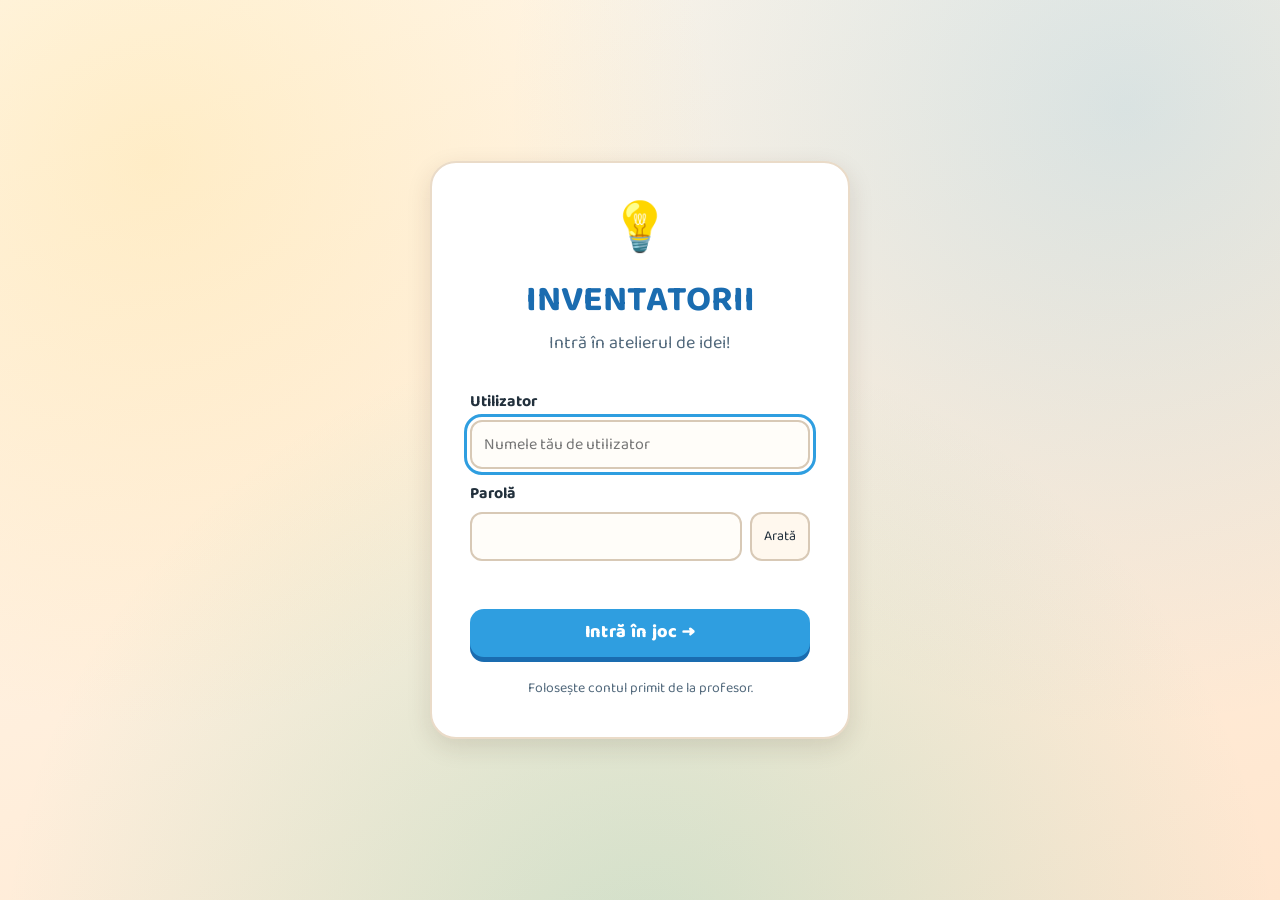
<file: index.html>
<!DOCTYPE html>
<html lang="ro">
<head>
<meta charset="utf-8">
<meta name="viewport" content="width=device-width, initial-scale=1, viewport-fit=cover">
<meta name="theme-color" content="#fff8ee">
<title>Inventatorii — atelierul de idei</title>
<link rel="preconnect" href="https://fonts.googleapis.com">
<link rel="preconnect" href="https://fonts.gstatic.com" crossorigin>
<link href="https://fonts.googleapis.com/css2?family=Baloo+2:wght@500;600;700;800&display=swap" rel="stylesheet">
<link rel="stylesheet" href="css/style.css">
<link rel="icon" href="data:image/svg+xml,<svg xmlns='http://www.w3.org/2000/svg' viewBox='0 0 64 64'><text y='52' font-size='54'>%F0%9F%92%A1</text></svg>">
</head>
<body>

<main id="loginWall" class="login-wall">
  <form id="loginForm" class="login-card">
    <div class="login-icon" aria-hidden="true">💡</div>
    <h1>INVENTATORII</h1>
    <p>Intră în atelierul de idei!</p>
    <label for="loginUser">Utilizator</label>
    <input id="loginUser" name="username" autocomplete="username" autocapitalize="none" spellcheck="false" maxlength="32" placeholder="Numele tău de utilizator" required>
    <label for="loginPassword">Parolă</label>
    <div class="password-field">
      <input id="loginPassword" name="password" type="password" autocomplete="current-password" maxlength="128" required>
      <button id="togglePassword" type="button" aria-label="Arată parola" aria-pressed="false">Arată</button>
    </div>
    <p id="loginError" class="login-error" role="alert" aria-live="polite"></p>
    <button id="loginSubmit" class="btn" type="submit">Intră în joc →</button>
    <p class="login-note">Folosește contul primit de la profesor.</p>
    <noscript>Activează JavaScript în browser pentru a intra în joc.</noscript>
  </form>
</main>

<div id="gameRoot" hidden inert>


<!-- pânza pentru confetti / scântei -->
<canvas id="fxcanvas"></canvas>

<!-- ============ MENIU ============ -->
<section class="screen active" id="s-menu">
  <div class="wrap">
    <div class="menu-hero">
      <div class="heroes" id="menuHeroes"></div>
      <h1 class="logo">INVENTATORII</h1>
      <p class="logo-sub">200 de provocări pentru mintea ta · clasele I–IV</p>
    </div>

    <div class="diff-row" id="diffRow">
      <button class="diff" data-d="usor">Ușor<small>multe indicii</small></button>
      <button class="diff" data-d="mediu">Mediu<small>ca la carte</small></button>
      <button class="diff" data-d="greu">Greu<small>fără ajutor</small></button>
    </div>

    <div class="mode-grid">
      <button class="mode-card build" id="cardBuild">
        <span class="badge" id="badgeBuild">0 / 100</span>
        <div class="mode-art" id="artBuild"></div>
        <h2>Atelierul de invenții</h2>
        <p>Primești o problemă. Alegi piesele potrivite și construiești invenția care o rezolvă.</p>
        <div class="progbar"><i id="pbBuild" style="width:0%"></i></div>
        <div class="prog-text" id="ptBuild">100 de nivele · 10 capitole</div>
      </button>

      <button class="mode-card fix" id="cardFix">
        <span class="badge" id="badgeFix">0 / 100</span>
        <div class="mode-art" id="artFix"></div>
        <h2>Laboratorul de mistere</h2>
        <p>S-a întâmplat ceva ciudat. Cauți indicii, pui cauzele în ordine și găsești rezolvarea.</p>
        <div class="progbar"><i id="pbFix" style="width:0%"></i></div>
        <div class="prog-text" id="ptFix">100 de nivele · 10 capitole</div>
      </button>
    </div>

    <div class="menu-row">
      <span class="account-name" id="currentUser"></span>
      <button class="btn ghost" id="btnLogout">Ieși din cont</button>
      <button class="btn ghost" id="btnHelp">❓ Cum se joacă</button>
      <button class="btn ghost" id="btnAlbum">📔 Albumul meu</button>
      <button class="icon-btn" id="btnSound" title="Sunet">🔊</button>
      <button class="icon-btn" id="btnVoice" title="Citește textul cu voce tare">🗣️</button>
      <select class="voice-sel hidden" id="voiceSel" title="Alege vocea naratorului"></select>
    </div>
    <p class="tiny center mt" id="menuFoot"></p>
  </div>
</section>

<!-- ============ HARTA NIVELELOR ============ -->
<section class="screen" id="s-map">
  <div class="topbar">
    <button class="icon-btn" data-nav="menu">←</button>
    <h2 id="mapTitle">Atelierul de invenții<span class="sub" id="mapSub"></span></h2>
    <div class="pill"><span class="st">★</span><span id="mapStars">0</span></div>
  </div>
  <div class="wrap"><div class="chapters" id="chapters"></div></div>
</section>

<!-- ============ ECRANUL DE JOC ============ -->
<section class="screen" id="s-play">
  <div class="topbar">
    <button class="icon-btn" id="btnBack">←</button>
    <h2 id="playTitle">—<span class="sub" id="playSub"></span></h2>
    <button class="icon-btn" id="btnSay" title="Citește">🗣️</button>
    <button class="icon-btn" id="btnHint" title="Indiciu">💡</button>
  </div>
  <div class="wrap">
    <div class="play">
      <div class="stage" id="stage"></div>
      <div class="panel" id="panel"></div>
    </div>
  </div>
</section>

<!-- ============ ALBUM ============ -->
<section class="screen" id="s-album">
  <div class="topbar">
    <button class="icon-btn" data-nav="menu">←</button>
    <h2>Albumul meu<span class="sub">invenții construite și insigne</span></h2>
    <div class="pill"><span class="st">★</span><span id="albStars">0</span></div>
  </div>
  <div class="wrap" id="albumBody"></div>
</section>

<!-- ============ FERESTRE ============ -->
<div class="modal-bg" id="modalBg"><div class="modal" id="modal"></div></div>

</div>

<script src="js/art.js"></script>
<script src="js/fx.js"></script>
<script src="js/levels-build.js"></script>
<script src="js/levels-fix.js"></script>
<script src="js/game.js"></script>
<script src="js/accounts.js"></script>
<script src="js/auth.js"></script>
</body>
</html>
</file>
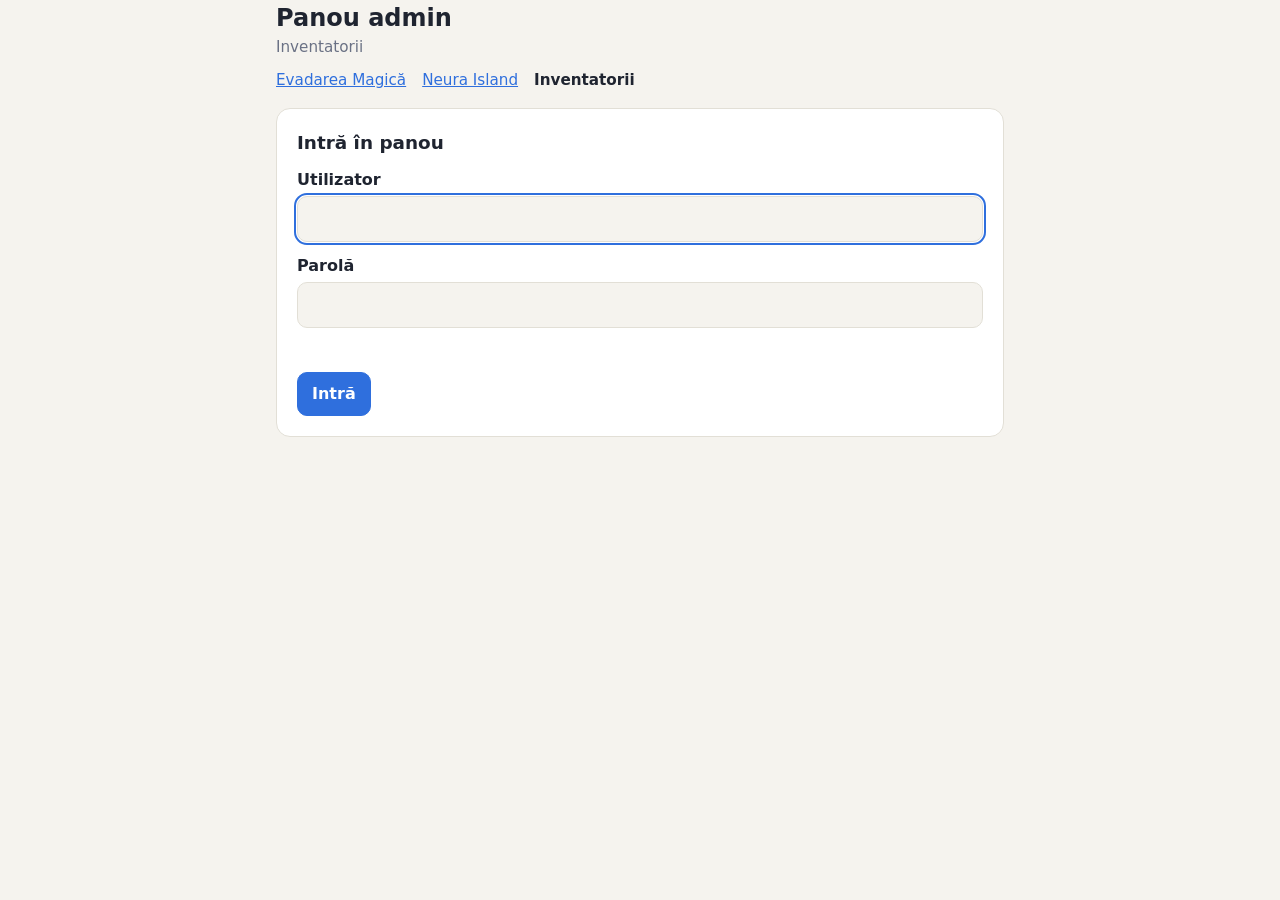
<file: admin/index.html>
<!DOCTYPE html>
<html lang="ro">
<head>
<meta charset="utf-8">
<meta name="viewport" content="width=device-width, initial-scale=1">
<meta name="robots" content="noindex, nofollow">
<title>Admin · Forever Afterschool</title>
<style>
  :root {
    --bg: #f5f3ee; --card: #ffffff; --text: #1f2430; --muted: #6a7184; --line: #e2dfd6;
    --accent: #2f6fdd; --accent-text: #ffffff; --danger: #c43c3c; --ok: #1d7f47;
  }
  @media (prefers-color-scheme: dark) {
    :root {
      --bg: #15171c; --card: #1f222a; --text: #e9ebf0; --muted: #9aa1b2; --line: #30343e;
      --accent: #5b8ff0; --accent-text: #0e1320; --danger: #ef6b6b; --ok: #4cc27f;
    }
  }
  * { box-sizing: border-box; }
  body { margin: 0; background: var(--bg); color: var(--text); font: 16px/1.5 system-ui, -apple-system, "Segoe UI", Roboto, sans-serif; }
  .wrap { max-width: 760px; margin: 0 auto; padding: 0 16px; }
  header { padding: 24px 0 8px; }
  header h1 { margin: 0; font-size: 1.5rem; }
  header h1 small { display: block; color: var(--muted); font-size: .95rem; font-weight: 500; }
  nav { display: flex; flex-wrap: wrap; gap: 6px 16px; margin-top: 10px; font-size: .95rem; }
  nav a { color: var(--accent); }
  nav a[aria-current] { color: var(--text); font-weight: 700; text-decoration: none; }
  .card { background: var(--card); border: 1px solid var(--line); border-radius: 14px; padding: 20px; margin: 16px 0; }
  h2 { margin: 0 0 12px; font-size: 1.15rem; }
  label { display: block; font-weight: 600; margin: 12px 0 4px; }
  input { width: 100%; font: inherit; color: inherit; background: var(--bg); border: 1px solid var(--line); border-radius: 10px; padding: 10px 12px; }
  input:focus { outline: 2px solid var(--accent); outline-offset: 1px; }
  button { font: inherit; font-weight: 600; cursor: pointer; border-radius: 10px; padding: 9px 14px; border: 1px solid var(--accent); background: var(--accent); color: var(--accent-text); }
  button.secondary, .link-button { background: transparent; color: var(--accent); }
  .link-button { font-weight: 600; text-decoration: none; border: 1px solid var(--accent); border-radius: 10px; padding: 9px 14px; }
  button.danger { background: transparent; color: var(--danger); border-color: var(--danger); }
  button:disabled { opacity: .45; cursor: default; }
  .error { color: var(--danger); min-height: 1.5em; margin: 10px 0; }
  .hint { color: var(--muted); font-size: .9rem; margin: 8px 0 0; }
  .add-row { display: grid; grid-template-columns: 1fr 1fr auto; gap: 8px; align-items: end; }
  .add-row label { margin-top: 0; }
  .pass { display: flex; gap: 6px; }
  .list-head { display: flex; flex-wrap: wrap; gap: 8px; align-items: center; justify-content: space-between; margin-bottom: 8px; }
  .list-head h2 { margin: 0; }
  .list-head input { width: 220px; }
  ul.users { list-style: none; margin: 0; padding: 0; }
  ul.users li { display: flex; flex-wrap: wrap; gap: 8px; align-items: center; justify-content: space-between; padding: 10px 0; border-top: 1px solid var(--line); }
  ul.users li:first-child { border-top: 0; }
  ul.users small { display: block; color: var(--muted); }
  ul.users .actions { display: flex; gap: 6px; }
  ul.users .actions button { padding: 6px 12px; font-size: .9rem; }
  .empty { color: var(--muted); padding: 10px 0; }
  .status { position: sticky; top: 8px; z-index: 1; border-radius: 10px; padding: 10px 14px; margin: 16px 0; border: 1px solid var(--line); background: var(--card); }
  .status.ok { border-color: var(--ok); color: var(--ok); }
  .status.error { border-color: var(--danger); color: var(--danger); }
  .status.busy { color: var(--muted); }
  .note { color: var(--muted); font-size: .9rem; }
  .footer { display: flex; flex-wrap: wrap; gap: 8px; margin: 16px 0 40px; }
  @media (max-width: 600px) {
    .add-row { grid-template-columns: 1fr; }
    .list-head input { width: 100%; }
  }
</style>
</head>
<body>
<header class="wrap">
  <h1>Panou admin <small id="gameName"></small></h1>
  <nav id="sites" aria-label="Panourile celorlalte jocuri"></nav>
</header>

<main class="wrap">
  <noscript><p class="error">Activează JavaScript pentru a folosi panoul.</p></noscript>

  <section id="loginView" hidden>
    <form id="loginForm" class="card">
      <h2>Intră în panou</h2>
      <label for="username">Utilizator</label>
      <input id="username" autocomplete="username" autocapitalize="none" spellcheck="false" required>
      <label for="password">Parolă</label>
      <input id="password" type="password" autocomplete="current-password" required>
      <p id="loginError" class="error" role="alert"></p>
      <button id="loginButton" type="submit">Intră</button>
    </form>
  </section>

  <section id="panelView" hidden>
    <p id="status" class="status" role="status" aria-live="polite" hidden></p>

    <form id="addForm" class="card" autocomplete="off">
      <h2>Adaugă un cont</h2>
      <div class="add-row">
        <div>
          <label for="newUser">Utilizator</label>
          <input id="newUser" maxlength="32" autocapitalize="none" spellcheck="false" placeholder="de ex. user31" required>
        </div>
        <div>
          <label for="newPassword">Parolă</label>
          <div class="pass">
            <input id="newPassword" maxlength="128" spellcheck="false" required>
            <button id="generate" type="button" class="secondary" title="Generează o parolă">Generează</button>
          </div>
        </div>
        <button type="submit">Adaugă</button>
      </div>
      <p class="hint">Litere mici fără diacritice, cifre, punct, - sau _. Notează parola: după salvare nu mai poate fi afișată.</p>
    </form>

    <div class="card">
      <div class="list-head">
        <h2>Conturi (<span id="count">0</span>)</h2>
        <input id="filter" type="search" placeholder="Caută un cont…" aria-label="Caută un cont">
      </div>
      <ul id="users" class="users"></ul>
    </div>

    <p class="note">Modificările se salvează în fișierul <code>accounts.json</code> din repository.
      GitHub Pages le publică în 1–2 minute, iar fiecare dispozitiv le aplică la următoarea deschidere a jocului.
      Un cont șters nu mai poate intra; progresul resetat se șterge pe toate dispozitivele.</p>
    <div class="footer">
      <a class="link-button" href="../">Deschide jocul</a>
      <button id="logout" type="button" class="secondary">Ieși</button>
    </div>
  </section>
</main>

<script>
'use strict';
// ===== Configurare pentru acest joc (restul fișierului e la fel în toate cele trei repo-uri) =====
const CONFIG = {
  game: 'Inventatorii',
  repo: 'foreverafterschool/inventatorii',
  branch: 'main',
  file: 'accounts.json',
  // Cum verifică jocul parolele (js/auth.js); conturile noi primesc același format.
  scheme: 'pbkdf2-hex-salt',
};

const SITES = [
  { game: 'Evadarea Magică', url: 'https://foreverafterschool.github.io/escaperoom/admin/' },
  { game: 'Neura Island', url: 'https://foreverafterschool.github.io/neuraisland/admin/' },
  { game: 'Inventatorii', url: 'https://foreverafterschool.github.io/inventatorii/admin/' },
];
const ADMIN_USER = 'admin';
const API = 'https://api.github.com';
// Cheia GitHub a panoului, criptată cu parola de admin (AES-GCM, cheie derivată cu PBKDF2).
const KEY_FILE = 'key.json';
// Toate cele trei jocuri sunt pe foreverafterschool.github.io, deci împart sesiunea din aceeași filă.
const SESSION_KEY = 'forever-afterschool-admin-session';
const SESSION_MS = 8 * 60 * 60 * 1000;
const USERNAME_RE = /^[a-z0-9][a-z0-9._-]{1,31}$/;
const PUBLISH_NOTE = 'Ajunge pe toate dispozitivele în 1–2 minute, la următoarea deschidere a jocului.';

const $ = (id) => document.getElementById(id);
const has = (object, key) => Object.prototype.hasOwnProperty.call(object, key);
let token = '';
let accounts = null; // conținutul accounts.json
let busy = false;

/* ---------- parolele conturilor noi: exact ca în fiecare joc ---------- */
const encoder = new TextEncoder();
const toHex = (buffer) => Array.from(new Uint8Array(buffer), (b) => b.toString(16).padStart(2, '0')).join('');
const fromHex = (hex) => Uint8Array.from(hex.match(/.{2}/g), (b) => parseInt(b, 16));
const randomHex = (bytes) => toHex(crypto.getRandomValues(new Uint8Array(bytes)));
async function pbkdf2(password, salt, iterations) {
  const key = await crypto.subtle.importKey('raw', encoder.encode(password), 'PBKDF2', false, ['deriveBits']);
  return toHex(await crypto.subtle.deriveBits({ name: 'PBKDF2', hash: 'SHA-256', salt, iterations }, key, 256));
}
async function sha256(text) {
  return toHex(await crypto.subtle.digest('SHA-256', encoder.encode(text)));
}
const SCHEMES = {
  // escaperoom: PBKDF2-SHA-256, 210.000 iterații, sarea folosită ca text.
  'pbkdf2-text-salt': {
    async create(user, password) {
      const salt = randomHex(16);
      return { salt, hash: await pbkdf2(password, encoder.encode(salt), 210000) };
    },
  },
  // inventatorii: PBKDF2-SHA-256, sarea ca octeți, iterațiile din accounts.json.
  'pbkdf2-hex-salt': {
    async create(user, password, data) {
      const salt = randomHex(16);
      return { salt, hash: await pbkdf2(password, fromHex(salt), data.iterations) };
    },
  },
  // neuraisland: SHA-256 din „utilizator:parolă”.
  'sha256-user': {
    async create(user, password) {
      return { hash: await sha256(user + ':' + password) };
    },
  },
};
const scheme = SCHEMES[CONFIG.scheme];

function generatePassword() {
  const chars = 'abcdefghjkmnpqrstuvwxyz23456789'; // fără 0/o, 1/l/i, ușor de citit de copii
  return Array.from(crypto.getRandomValues(new Uint32Array(8)), (n) => chars[n % chars.length]).join('');
}

/* ---------- GitHub: citește și salvează accounts.json ---------- */
async function github(method, body) {
  let response;
  try {
    response = await fetch(`${API}/repos/${CONFIG.repo}/contents/${CONFIG.file}?ref=${CONFIG.branch}`, {
      method,
      cache: 'no-store',
      headers: {
        Accept: 'application/vnd.github+json',
        Authorization: 'Bearer ' + token,
        ...(body ? { 'Content-Type': 'application/json' } : {}),
      },
      body: body ? JSON.stringify(body) : undefined,
    });
  } catch (e) {
    throw Object.assign(new Error('Nu mă pot conecta la GitHub. Verifică internetul și încearcă din nou.'), { network: true });
  }
  if (!response.ok) throw Object.assign(new Error('GitHub ' + response.status), { status: response.status });
  return response.json();
}
function decodeBase64(text) {
  const binary = atob(text.replace(/\s/g, ''));
  return new TextDecoder().decode(Uint8Array.from(binary, (c) => c.charCodeAt(0)));
}
function encodeBase64(text) {
  let binary = '';
  encoder.encode(text).forEach((b) => { binary += String.fromCharCode(b); });
  return btoa(binary);
}
async function readAccounts() {
  const file = await github('GET');
  return { data: JSON.parse(decodeBase64(file.content)), sha: file.sha };
}
// Citește versiunea curentă, aplică schimbarea și o salvează. Dacă între timp lista a fost
// salvată din alt loc (conflict 409), reia o dată pe versiunea nouă.
async function save(message, change) {
  for (let attempt = 1; ; attempt++) {
    const current = await readAccounts();
    await change(current.data);
    try {
      await github('PUT', {
        message,
        content: encodeBase64(JSON.stringify(current.data, null, 2) + '\n'),
        sha: current.sha,
        branch: CONFIG.branch,
      });
      accounts = current.data;
      return;
    } catch (e) {
      if (e.status !== 409 || attempt >= 2) throw e;
    }
  }
}
function describe(error) {
  if (error.status === 401) {
    return 'Cheia de acces GitHub a panoului nu mai este validă (a expirat sau a fost revocată) și trebuie înlocuită în admin/key.json.';
  }
  if (error.status === 403 || error.status === 404) {
    return `Cheia de acces GitHub a panoului nu are drept de scriere la ${CONFIG.repo}.`;
  }
  if (error.status === 409) return 'Lista a fost modificată în același timp din alt loc. Încearcă din nou.';
  if (error.status) return `GitHub a răspuns cu eroarea ${error.status}. Încearcă din nou peste puțin timp.`;
  return error.message;
}

/* ---------- cheie și sesiune ---------- */
// Decriptează cheia GitHub a panoului cu parola de admin. Întoarce '' dacă parola e greșită.
async function unlockToken(password) {
  let response, box;
  try {
    response = await fetch(KEY_FILE + '?t=' + Date.now(), { cache: 'no-store' });
    if (response.ok) box = await response.json();
  } catch (e) { /* tratat mai jos */ }
  if (response && response.status === 404) throw new Error('Panoul nu este configurat încă: lipsește cheia de acces (admin/key.json).');
  if (!box) throw new Error('Nu am putut încărca panoul. Verifică internetul și încearcă din nou.');
  const material = await crypto.subtle.importKey('raw', encoder.encode(password), 'PBKDF2', false, ['deriveKey']);
  const key = await crypto.subtle.deriveKey(
    { name: 'PBKDF2', hash: 'SHA-256', salt: fromHex(box.salt), iterations: box.iterations },
    material, { name: 'AES-GCM', length: 256 }, false, ['decrypt']);
  try {
    const data = Uint8Array.from(atob(box.data), (c) => c.charCodeAt(0));
    return new TextDecoder().decode(await crypto.subtle.decrypt({ name: 'AES-GCM', iv: fromHex(box.iv) }, key, data));
  } catch (e) {
    return ''; // AES-GCM refuză decriptarea cu altă parolă
  }
}
function startSession() {
  try { sessionStorage.setItem(SESSION_KEY, JSON.stringify({ token, expires: Date.now() + SESSION_MS })); } catch (e) { /* doar până la reîncărcare */ }
}
function endSession() {
  token = '';
  try { sessionStorage.removeItem(SESSION_KEY); } catch (e) { /* stocare blocată */ }
}
function readSession() {
  try {
    const session = JSON.parse(sessionStorage.getItem(SESSION_KEY));
    if (session && session.token && session.expires > Date.now() && session.expires <= Date.now() + SESSION_MS) return session.token;
  } catch (e) { /* sesiune invalidă */ }
  return '';
}

/* ---------- ecrane ---------- */
function showLogin(message) {
  $('panelView').hidden = true;
  $('loginView').hidden = false;
  $('loginError').textContent = message || '';
  $('password').value = '';
  ($('username').value ? $('password') : $('username')).focus();
}
function showPanel() {
  $('loginView').hidden = true;
  $('panelView').hidden = false;
  setStatus('');
  render();
}
function expired() {
  endSession();
  showLogin(describe({ status: 401 }));
}
function setStatus(text, kind) {
  const status = $('status');
  status.textContent = text;
  status.className = 'status ' + (kind || '');
  status.hidden = !text;
}
function setBusy(on) {
  busy = on;
  document.querySelectorAll('#panelView button, #panelView input').forEach((el) => {
    el.disabled = on || el.dataset.locked === 'true';
  });
}
function formatDate(iso) {
  const date = new Date(iso);
  return isNaN(date) ? '' : date.toLocaleString('ro-RO', { dateStyle: 'short', timeStyle: 'short' });
}
function button(text, action, user, className) {
  const el = document.createElement('button');
  el.type = 'button';
  el.className = className;
  el.textContent = text;
  el.dataset.action = action;
  el.dataset.user = user;
  return el;
}
function render() {
  const query = $('filter').value.trim().toLowerCase();
  const names = Object.keys(accounts.users);
  const list = $('users');
  $('count').textContent = names.length;
  list.replaceChildren();
  for (const name of names) {
    if (query && !name.includes(query)) continue;
    const item = document.createElement('li');
    const info = document.createElement('div');
    const title = document.createElement('strong');
    const detail = document.createElement('small');
    title.textContent = name;
    const reset = accounts.users[name].reset;
    detail.textContent = reset ? 'Progres resetat: ' + formatDate(reset) : 'Progres neresetat';
    info.append(title, detail);
    const actions = document.createElement('div');
    actions.className = 'actions';
    const remove = button('Șterge', 'delete', name, 'danger');
    if (name === ADMIN_USER) {
      remove.dataset.locked = 'true';
      remove.disabled = true;
      remove.title = 'Contul admin nu poate fi șters';
    }
    actions.append(button('Resetează progresul', 'reset', name, 'secondary'), remove);
    item.append(info, actions);
    list.append(item);
  }
  if (!list.children.length) {
    const empty = document.createElement('li');
    empty.className = 'empty';
    empty.textContent = 'Niciun cont găsit.';
    list.append(empty);
  }
}

// Rulează o modificare și afișează rezultatul. Întoarce true dacă s-a salvat.
async function run(message, change, done) {
  setBusy(true);
  setStatus('Se salvează pe GitHub…', 'busy');
  try {
    await save(message, change);
    setStatus(done + ' ' + PUBLISH_NOTE, 'ok');
    return true;
  } catch (e) {
    if (e.status === 401) expired();
    else setStatus(describe(e), 'error');
    return false;
  } finally {
    setBusy(false);
    render();
  }
}

/* ---------- evenimente ---------- */
$('loginForm').addEventListener('submit', async (event) => {
  event.preventDefault();
  if (busy) return;
  const error = $('loginError');
  const user = $('username').value.trim().toLowerCase();
  const password = $('password').value;
  error.textContent = '';
  busy = true;
  $('loginButton').disabled = true;
  $('loginButton').textContent = 'Se verifică…';
  try {
    const unlocked = user === ADMIN_USER ? await unlockToken(password) : '';
    if (!unlocked) {
      error.textContent = 'Utilizator sau parolă incorectă.';
      $('password').value = '';
      $('password').focus();
      return;
    }
    token = unlocked;
    accounts = (await readAccounts()).data;
    startSession();
    showPanel();
  } catch (e) {
    token = '';
    error.textContent = describe(e);
  } finally {
    busy = false;
    $('loginButton').disabled = false;
    $('loginButton').textContent = 'Intră';
  }
});

$('generate').addEventListener('click', () => {
  $('newPassword').value = generatePassword();
});

$('addForm').addEventListener('submit', async (event) => {
  event.preventDefault();
  if (busy) return;
  const user = $('newUser').value.trim().toLowerCase();
  const password = $('newPassword').value;
  if (!USERNAME_RE.test(user)) {
    setStatus('Utilizatorul trebuie să aibă 2–32 de caractere: litere mici fără diacritice, cifre, punct, - sau _, și să înceapă cu o literă sau o cifră.', 'error');
    return;
  }
  const exists = `Contul ${user} există deja. Ca să-i schimbi parola, șterge-l și adaugă-l din nou.`;
  if (has(accounts.users, user)) {
    setStatus(exists, 'error');
    return;
  }
  if (password.length < 4 || password !== password.trim()) {
    setStatus('Parola trebuie să aibă cel puțin 4 caractere și să nu înceapă sau să se termine cu spațiu.', 'error');
    return;
  }
  const saved = await run(`Admin: adaugă contul ${user}`, async (data) => {
    if (has(data.users, user)) throw new Error(exists);
    // reset: un cont nou pornește de la zero, chiar dacă numele a mai fost folosit pe un dispozitiv.
    data.users[user] = { ...await scheme.create(user, password, data), reset: new Date().toISOString() };
  }, `Contul ${user} a fost adăugat cu parola „${password}”. Notează parola: nu mai poate fi afișată.`);
  if (saved) $('addForm').reset();
});

$('users').addEventListener('click', (event) => {
  const target = event.target.closest('button[data-action]');
  if (!target || busy) return;
  const user = target.dataset.user;
  const missing = () => { throw new Error(`Contul ${user} nu mai există.`); };
  if (target.dataset.action === 'reset') {
    if (!confirm(`Resetezi progresul contului ${user}?\n\nProgresul se va șterge pe toate dispozitivele, la următoarea deschidere a jocului.`)) return;
    run(`Admin: resetează progresul contului ${user}`, (data) => {
      if (!has(data.users, user)) missing();
      data.users[user].reset = new Date().toISOString();
    }, `Progresul contului ${user} a fost resetat.`);
  } else if (target.dataset.action === 'delete' && user !== ADMIN_USER) {
    if (!confirm(`Ștergi contul ${user}?\n\nNu se va mai putea intra în joc cu acest cont, de pe niciun dispozitiv.`)) return;
    run(`Admin: șterge contul ${user}`, (data) => {
      if (!has(data.users, user)) missing();
      delete data.users[user];
    }, `Contul ${user} a fost șters.`);
  }
});

$('filter').addEventListener('input', render);

$('logout').addEventListener('click', () => {
  endSession();
  showLogin();
});

/* ---------- pornire ---------- */
(async function start() {
  document.title = 'Admin · ' + CONFIG.game;
  $('gameName').textContent = CONFIG.game;
  for (const site of SITES) {
    const link = document.createElement('a');
    link.href = site.url;
    link.textContent = site.game;
    if (site.game === CONFIG.game) link.setAttribute('aria-current', 'page');
    $('sites').append(link);
  }
  if (!window.crypto || !crypto.subtle) {
    showLogin('Deschide panoul prin HTTPS (GitHub Pages), într-un browser actualizat.');
    $('loginButton').disabled = true;
    return;
  }
  token = readSession();
  if (token) {
    try {
      accounts = (await readAccounts()).data;
      showPanel();
      return;
    } catch (e) {
      if (e.status === 401) { expired(); return; }
      showLogin(describe(e));
      return;
    }
  }
  showLogin();
})();
</script>
</body>
</html>
</file>
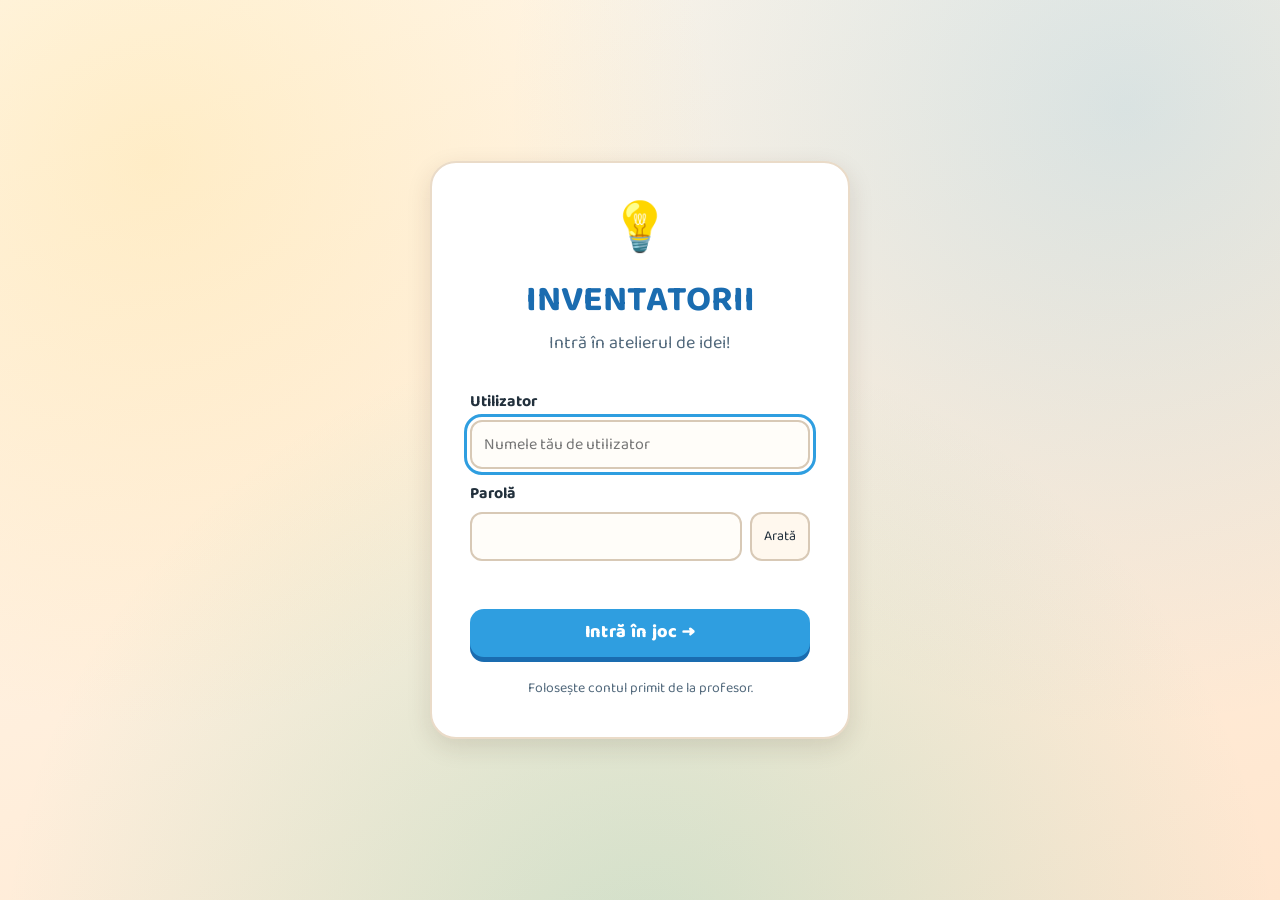
<file: inventatorii-un-fisier.html>
<!DOCTYPE html>
<html lang="ro">
<head>
<meta charset="utf-8">
<meta name="viewport" content="width=device-width, initial-scale=1, viewport-fit=cover">
</head>
<body>
<title>Inventatorii</title>
<link rel="preconnect" href="https://fonts.googleapis.com">
<link rel="preconnect" href="https://fonts.gstatic.com" crossorigin>
<link href="https://fonts.googleapis.com/css2?family=Baloo+2:wght@500;600;700;800&display=swap" rel="stylesheet">
<style>
/* ============================================================
   INVENTATORII — style.css
   Temă: atelier cald, forme rotunjite, contrast bun,
   ținte mari de click pentru copii de 7–10 ani.

   Regula de aur a acestui fișier: TOTUL ÎNCAPE ÎN ECRAN.
   Nicio pagină nu se derulează. Înălțimile și mărimile de text
   sunt legate de înălțimea ferestrei (unități vh), iar zonele
   care pot crește sunt puse în flex cu min-height:0, ca să se
   strângă în loc să împingă conținutul afară.
   ============================================================ */

:root {
  --ink: #22303c;
  --ink-soft: #52697c;
  --paper: #fff8ee;
  --paper2: #ffefdb;
  --card: #ffffff;
  --wood: #cd9155;
  --wood-d: #a86c35;
  --blue: #2f9ee0;
  --blue-d: #1a6cb0;
  --teal: #14b89e;
  --teal-d: #0e8d78;
  --green: #4fbb54;
  --green-d: #338a37;
  --yellow: #ffc93c;
  --yellow-d: #e0a413;
  --orange: #ff8a3d;
  --orange-d: #e2661c;
  --red: #ef5b52;
  --red-d: #c93b33;
  --purple: #9b6dff;
  --purple-d: #6f45cc;
  --pink: #ff85bd;
  --shadow-soft: 0 8px 24px rgba(60, 40, 20, .13);
  --font: "Baloo 2", "Comic Sans MS", "Trebuchet MS", "Segoe UI", system-ui, sans-serif;

  /* ritmul vertical — se micșorează singur pe ecrane joase */
  --pad: clamp(8px, 1.7vh, 20px);
  --gap: clamp(6px, 1.3vh, 15px);
  --r: clamp(12px, 2vh, 22px);
  --fs: clamp(13px, 1.85vh, 17px);
  --fs-lg: clamp(14px, 2.1vh, 18.5px);
  --fs-sm: clamp(11px, 1.5vh, 13.5px);
  --h2: clamp(16px, 2.5vh, 22px);
  --h3: clamp(14px, 2.2vh, 20px);
}

* { box-sizing: border-box; -webkit-tap-highlight-color: transparent; }

html, body {
  margin: 0; padding: 0;
  height: 100%; height: 100dvh;
  font-family: var(--font); font-size: var(--fs);
  color: var(--ink); background: var(--paper);
  overflow: hidden; overscroll-behavior: none;
}

body {
  background-image:
    radial-gradient(circle at 12% 18%, rgba(255, 201, 60, .20), transparent 42%),
    radial-gradient(circle at 88% 12%, rgba(47, 158, 224, .18), transparent 45%),
    radial-gradient(circle at 50% 108%, rgba(20, 184, 158, .20), transparent 55%),
    linear-gradient(160deg, #fff8ee 0%, #ffeedb 60%, #ffe6cf 100%);
}

#fxcanvas { position: fixed; inset: 0; pointer-events: none; z-index: 900; }

button { font-family: inherit; cursor: pointer; border: none; }
button:disabled { cursor: default; opacity: .5; }

/* ---------------- Butoane ---------------- */
.btn {
  background: var(--blue); color: #fff; font-weight: 800; font-size: var(--fs-lg);
  padding: clamp(8px, 1.5vh, 14px) clamp(14px, 2.4vw, 26px);
  border-radius: 14px; box-shadow: 0 5px 0 var(--blue-d);
  transition: transform .09s, box-shadow .09s, filter .15s; letter-spacing: .3px; line-height: 1.15;
}
.btn:hover { filter: brightness(1.06); }
.btn:active { transform: translateY(4px); box-shadow: 0 1px 0 var(--blue-d); }
.btn.green { background: var(--green); box-shadow: 0 5px 0 var(--green-d); }
.btn.green:active { box-shadow: 0 1px 0 var(--green-d); }
.btn.orange { background: var(--orange); box-shadow: 0 5px 0 var(--orange-d); }
.btn.yellow { background: var(--yellow); color: #5a4200; box-shadow: 0 5px 0 var(--yellow-d); }
.btn.purple { background: var(--purple); box-shadow: 0 5px 0 var(--purple-d); }
.btn.red { background: var(--red); box-shadow: 0 5px 0 var(--red-d); }
.btn.ghost { background: #fff; color: var(--ink); box-shadow: 0 4px 0 #d9c7b2; border: 2px solid #eadbc8; }
.btn.ghost:active { box-shadow: 0 1px 0 #d9c7b2; }

.icon-btn {
  width: clamp(36px, 5.4vh, 50px); height: clamp(36px, 5.4vh, 50px); flex: none;
  border-radius: 14px; background: #fff; color: var(--ink);
  font-size: clamp(16px, 2.4vh, 22px); display: grid; place-items: center;
  box-shadow: 0 4px 0 #e0cfb9; border: 2px solid #f0e2d0; transition: transform .09s, box-shadow .09s;
}
.icon-btn:active { transform: translateY(3px); box-shadow: 0 1px 0 #e0cfb9; }
.icon-btn.off { opacity: .45; }

/* ---------------- Schelet: ecran → bară → conținut ---------------- */
.screen { position: absolute; inset: 0; display: none; }
.screen.active { display: flex; flex-direction: column; animation: fadeIn .3s ease both; }
@keyframes fadeIn { from { opacity: 0; transform: translateY(10px); } to { opacity: 1; transform: none; } }

.wrap {
  flex: 1; min-height: 0; width: 100%; max-width: 1180px; margin: 0 auto;
  padding: var(--pad) clamp(10px, 2vw, 22px);
  display: flex; flex-direction: column; gap: var(--gap);
  overflow: hidden; transform-origin: top center;
}

/* ---------------- MENIU ---------------- */
.menu-hero { text-align: center; flex: none; }
.heroes {
  display: flex; justify-content: center; align-items: flex-end;
  gap: 4px; height: clamp(46px, 9vh, 104px);
}
.heroes .ch { height: 100%; width: auto; }
.heroes .ch:nth-child(2) { height: 118%; }
.heroes .ch:nth-child(1) { animation: bob 3.1s ease-in-out infinite; }
.heroes .ch:nth-child(2) { animation: bob 2.6s ease-in-out .3s infinite; }
.heroes .ch:nth-child(3) { animation: bob 3.4s ease-in-out .6s infinite; }
@keyframes bob { 0%, 100% { transform: translateY(0) rotate(-1deg); } 50% { transform: translateY(-8px) rotate(1.5deg); } }

.logo {
  font-size: clamp(30px, 7.4vh, 74px); font-weight: 900; line-height: 1;
  letter-spacing: -1px; margin: clamp(2px, .8vh, 8px) 0 0;
  background: linear-gradient(180deg, #ffca3f 0%, #ff8a3d 55%, #ef5b52 100%);
  -webkit-background-clip: text; background-clip: text; color: transparent;
  filter: drop-shadow(0 4px 0 rgba(160, 90, 30, .28));
}
.logo-sub { font-size: var(--fs); color: var(--ink-soft); font-weight: 700; margin: 4px 0 0; }

.diff-row { display: flex; gap: 10px; justify-content: center; flex-wrap: wrap; flex: none; }
.diff {
  border-radius: 14px; padding: clamp(5px, 1vh, 11px) clamp(12px, 2vw, 22px);
  font-weight: 800; font-size: var(--fs); background: #fff; color: var(--ink);
  box-shadow: 0 4px 0 #e0cfb9; border: 3px solid transparent; min-width: clamp(96px, 14vw, 140px);
  display: flex; flex-direction: column; align-items: center; line-height: 1.2;
}
.diff small { font-weight: 700; font-size: var(--fs-sm); color: var(--ink-soft); }
.diff.sel { border-color: var(--ink); transform: translateY(2px); }
.diff[data-d="usor"].sel { background: #e6f8e4; }
.diff[data-d="mediu"].sel { background: #fff2d6; }
.diff[data-d="greu"].sel { background: #ffe2de; }

.mode-grid {
  flex: 1; min-height: 0; display: grid; gap: clamp(10px, 1.8vw, 20px);
  grid-template-columns: 1fr 1fr;
}
.mode-card {
  background: var(--card); border-radius: var(--r); padding: var(--pad);
  box-shadow: var(--shadow-soft); border: 3px solid #fff; overflow: hidden;
  transition: transform .16s, box-shadow .16s; text-align: center; position: relative;
  display: flex; flex-direction: column; align-items: center; justify-content: center;
  gap: clamp(2px, .8vh, 8px); min-height: 0;
}
.mode-card:hover { transform: translateY(-5px); box-shadow: 0 16px 34px rgba(60, 40, 20, .2); }
.mode-card .badge {
  position: absolute; top: 10px; right: 10px; background: var(--yellow); color: #5a4200;
  font-weight: 800; font-size: var(--fs-sm); padding: 4px 10px; border-radius: 999px;
}
.mode-card h2 { margin: 0; font-size: var(--h2); }
.mode-card p { margin: 0; color: var(--ink-soft); font-size: var(--fs-sm); line-height: 1.35; max-width: 34ch; }
.mode-art { flex: 1; min-height: 0; display: grid; place-items: center; width: 100%; }
.mode-art svg { height: 100%; max-height: clamp(60px, 16vh, 130px); width: auto; }
.mode-card.build { background: linear-gradient(180deg, #fff 60%, #fff2e0 100%); }
.mode-card.fix { background: linear-gradient(180deg, #fff 60%, #e9f6ff 100%); }
.progbar { height: 10px; width: 100%; border-radius: 99px; background: #eee3d4; overflow: hidden; }
.progbar > i { display: block; height: 100%; background: linear-gradient(90deg, var(--teal), var(--green)); border-radius: 99px; transition: width .5s; }
.prog-text { font-size: var(--fs-sm); color: var(--ink-soft); font-weight: 700; margin: 0; }

.menu-row { display: flex; gap: 10px; justify-content: center; flex-wrap: wrap; flex: none; align-items: center; }

/* ---------------- Bara de sus ---------------- */
.topbar {
  flex: none; z-index: 30; display: flex; align-items: center; gap: 10px;
  padding: clamp(6px, 1.2vh, 12px) clamp(10px, 2vw, 18px);
  background: rgba(255, 248, 238, .93); border-bottom: 2px solid #f0dfc9;
}
.topbar h2 { margin: 0; font-size: var(--h3); flex: 1; min-width: 0; line-height: 1.15; }
.topbar .sub {
  font-size: var(--fs-sm); color: var(--ink-soft); font-weight: 700; display: block;
  white-space: nowrap; overflow: hidden; text-overflow: ellipsis;
}
.pill {
  background: #fff; border-radius: 999px; padding: 6px 14px; font-weight: 800; font-size: var(--fs);
  box-shadow: 0 3px 0 #e6d5bf; display: flex; align-items: center; gap: 6px; flex: none;
}
.pill .st { color: var(--yellow-d); }

/* ---------------- Harta: un capitol pe ecran ---------------- */
.chapbar {
  flex: none; display: flex; align-items: center; gap: clamp(8px, 1.6vw, 16px);
  background: rgba(255, 255, 255, .78); border-radius: var(--r);
  padding: clamp(6px, 1.2vh, 12px) clamp(8px, 1.6vw, 16px); box-shadow: var(--shadow-soft);
}
.chapbar .arrow {
  width: clamp(34px, 5vh, 46px); height: clamp(34px, 5vh, 46px); flex: none; border-radius: 14px;
  background: var(--teal); color: #fff; font-size: clamp(16px, 2.4vh, 22px); font-weight: 900;
  display: grid; place-items: center; box-shadow: 0 4px 0 var(--teal-d);
}
.chapbar .arrow:active { transform: translateY(3px); box-shadow: 0 1px 0 var(--teal-d); }
.chapbar .arrow:disabled { background: #e2d6c5; box-shadow: 0 4px 0 #cdbda6; color: #fffdf8; }
.chapbar .mid { flex: 1; min-width: 0; text-align: center; }
.chapbar .cnum {
  font-size: var(--fs-sm); font-weight: 900; letter-spacing: .8px; text-transform: uppercase;
  color: var(--teal-d);
}
.chapbar h3 {
  margin: 0; font-size: var(--h3); line-height: 1.15;
  white-space: nowrap; overflow: hidden; text-overflow: ellipsis;
}
.chapbar .cdesc {
  margin: 0; font-size: var(--fs-sm); color: var(--ink-soft); font-weight: 700;
  white-space: nowrap; overflow: hidden; text-overflow: ellipsis;
}
.dots { display: flex; gap: 5px; justify-content: center; flex: none; }
.dots i {
  width: 9px; height: 9px; border-radius: 99px; background: #e0d0ba; display: block;
  cursor: pointer; transition: transform .15s;
}
.dots i.on { background: var(--teal); transform: scale(1.35); }
.dots i.full { background: var(--yellow); }

.lvl-grid {
  flex: 1; min-height: 0; display: grid; gap: clamp(6px, 1.2vh, 14px);
  grid-template-columns: repeat(5, 1fr); grid-auto-rows: 1fr;
}
.lvl {
  background: #fff; border-radius: 16px; padding: clamp(4px, .9vh, 10px) 6px;
  text-align: center; box-shadow: 0 5px 0 #e6d5bf; border: 3px solid #fff;
  display: flex; flex-direction: column; align-items: center; justify-content: center;
  gap: 2px; min-height: 0; overflow: hidden; transition: transform .12s, box-shadow .12s;
}
.lvl:hover { transform: translateY(-3px); }
.lvl:active { transform: translateY(2px); box-shadow: 0 2px 0 #e6d5bf; }
.lvl .n { font-weight: 900; font-size: var(--fs-sm); color: var(--ink-soft); flex: none; }
.lvl .ico { flex: 1; min-height: 0; display: grid; place-items: center; width: 100%; }
.lvl .ico svg { height: 100%; max-height: clamp(26px, 6vh, 48px); width: auto; }
.lvl .t {
  font-size: var(--fs-sm); font-weight: 700; line-height: 1.15; flex: none;
  display: -webkit-box; -webkit-line-clamp: 2; -webkit-box-orient: vertical; overflow: hidden;
}
.lvl .stars { font-size: clamp(10px, 1.4vh, 13px); letter-spacing: 1px; color: #dcd0c0; flex: none; }
.lvl .stars b { color: var(--yellow-d); font-weight: 900; }
.lvl.done { border-color: var(--green); background: linear-gradient(180deg, #fff 65%, #eafbe8 100%); }
.lvl.perfect { border-color: var(--yellow); background: linear-gradient(180deg, #fff 60%, #fff5d9 100%); }
.lvl.lock { background: #f5efe6; box-shadow: 0 4px 0 #e2d6c4; opacity: .8; }
.lvl.lock .ico { font-size: clamp(20px, 4vh, 30px); filter: grayscale(1); opacity: .5; }
.lvl.lock .t { color: var(--ink-soft); }
.lvl.lock:hover { transform: none; }

@media (max-width: 780px) { .lvl-grid { grid-template-columns: repeat(4, 1fr); } }
@media (max-width: 520px) { .lvl-grid { grid-template-columns: repeat(3, 1fr); } .lvl .t { -webkit-line-clamp: 2; } }

/* ---------------- Ecranul de joc ---------------- */
.play {
  flex: 1; min-height: min-content; display: grid; gap: clamp(8px, 1.6vw, 18px);
  grid-template-columns: minmax(0, 1fr) clamp(300px, 34vw, 400px);
}
.stage {
  background: #fff; border-radius: var(--r); overflow: hidden; box-shadow: var(--shadow-soft);
  border: 3px solid #fff; display: flex; flex-direction: column; min-height: min-content;
}
.scene-svg { display: block; flex: 1; min-height: 0; width: 100%; height: 100%; }
/* plutesc doar obiectele care chiar zboară (cer, aer, spațiu); restul stau pe sol */
.stage .prop { transform-box: fill-box; transform-origin: center; }
.stage.anim .prop.sky { animation: propFloat 2.6s ease-in-out infinite alternate; }
.stage.anim .prop.sky.prop1 { animation-duration: 3.1s; animation-delay: .4s; }
@keyframes propFloat { from { translate: 0 0 } to { translate: 0 -7px } }

.speech {
  flex: none; display: flex; gap: 10px; align-items: flex-start;
  padding: clamp(8px, 1.4vh, 14px); background: linear-gradient(180deg, #fffdf8, #fff4e4);
  border-top: 3px dashed #f0dcc0;
}
.speech .ch { width: clamp(42px, 8vh, 74px); height: auto; flex: none; animation: bob 3s ease-in-out infinite; }
.bubble {
  background: #fff; border-radius: 16px; padding: clamp(8px, 1.3vh, 14px);
  font-size: var(--fs-lg); line-height: 1.4; box-shadow: 0 4px 0 #ecdcc6;
  position: relative; flex: 1; min-width: 0; font-weight: 600;
}
.bubble:before {
  content: ''; position: absolute; left: -8px; top: 18px; width: 16px; height: 16px;
  background: #fff; transform: rotate(45deg); border-radius: 3px;
}
.bubble .who {
  font-size: var(--fs-sm); color: var(--teal-d); font-weight: 900;
  text-transform: uppercase; letter-spacing: .6px; display: block;
}

.panel {
  background: #fff; border-radius: var(--r); padding: var(--pad);
  box-shadow: var(--shadow-soft); border: 3px solid #fff; overflow: hidden;
  display: flex; flex-direction: column; gap: clamp(5px, 1vh, 12px); min-height: min-content;
}
.panel h3 { margin: 0; font-size: var(--h3); flex: none; }
.panel .q { font-size: var(--fs-lg); font-weight: 700; line-height: 1.35; margin: 0; flex: none; }

/* pași */
.steps { display: flex; gap: 6px; flex: none; }
.step { flex: 1; height: 8px; border-radius: 99px; background: #ece0cf; position: relative; overflow: hidden; }
.step.on { background: linear-gradient(90deg, var(--teal), var(--green)); }
.step.cur:after {
  content: ''; position: absolute; inset: 0;
  background: linear-gradient(90deg, var(--yellow), var(--orange));
  animation: pulseBar 1.4s ease-in-out infinite;
}
@keyframes pulseBar { 0%, 100% { opacity: .45 } 50% { opacity: 1 } }
.step-label {
  font-size: var(--fs-sm); font-weight: 900; color: var(--teal-d);
  text-transform: uppercase; letter-spacing: .7px; flex: none;
}

/* opțiuni cu 3 variante */
.opts { display: flex; flex-direction: column; gap: clamp(5px, 1vh, 10px); flex: 1; min-height: 0; justify-content: center; }
.opt {
  display: flex; align-items: center; gap: 10px; text-align: left; width: 100%;
  background: #fff; border: 3px solid #efe2cf; border-radius: 14px;
  padding: clamp(7px, 1.2vh, 13px) clamp(9px, 1.4vw, 14px);
  font-size: var(--fs); font-weight: 700; line-height: 1.3; color: var(--ink);
  box-shadow: 0 4px 0 #eadcc7; transition: transform .1s, box-shadow .1s, background .2s;
}
.opt:hover:not(.locked) { border-color: var(--blue); transform: translateX(3px); }
.opt:active:not(.locked) { transform: translateY(3px); box-shadow: 0 1px 0 #eadcc7; }
.opt .k {
  width: clamp(24px, 3.6vh, 34px); height: clamp(24px, 3.6vh, 34px); border-radius: 10px;
  background: #f3ece2; color: var(--ink-soft); display: grid; place-items: center;
  font-weight: 900; flex: none; font-size: var(--fs);
}
.opt.ok { background: #e7fbe6; border-color: var(--green); box-shadow: 0 4px 0 var(--green-d); }
.opt.ok .k { background: var(--green); color: #fff; }
.opt.no { background: #ffeceb; border-color: var(--red); box-shadow: 0 4px 0 var(--red-d); }
.opt.no .k { background: var(--red); color: #fff; }
.opt.locked { cursor: default; }

/* indiciile din laborator */
.clues { display: grid; grid-template-columns: 1fr 1fr; gap: clamp(5px, 1vh, 10px); flex: 1; min-height: 0; align-content: center; }
.clue {
  background: #fffdf7; border: 3px dashed #e6d6bd; border-radius: 14px;
  padding: clamp(6px, 1vh, 11px) clamp(7px, 1vw, 12px); cursor: pointer;
  font-size: var(--fs); font-weight: 700; text-align: left; line-height: 1.25;
  display: flex; align-items: center; gap: 8px; min-height: 0;
}
.clue .mag { flex: none; display: grid; place-items: center; }
.clue .mag svg { width: clamp(20px, 3.4vh, 30px); height: clamp(20px, 3.4vh, 30px); display: block; }
.clue:hover:not(.used) { border-color: var(--blue); background: #f4fbff; }
.clue.sel { background: #eaf6ff; border: 3px solid var(--blue); box-shadow: 0 4px 0 var(--blue-d); }
.clue.good { background: #e7fbe6; border: 3px solid var(--green); }
.clue.bad { background: #f3f0ec; border: 3px solid #d8ccbb; opacity: .6; }
.clue.used { cursor: default; }
.clue-count { font-size: var(--fs-sm); font-weight: 800; color: var(--ink-soft); flex: none; }
@media (max-width: 560px) { .clues { grid-template-columns: 1fr; } }

/* atelier — locașuri și tavă */
.slots { display: flex; gap: clamp(5px, 1vw, 10px); justify-content: center; flex: none; }
.slot {
  flex: 1; max-width: 120px; background: #fffaf1; border: 3px dashed #e0cfb4; border-radius: 16px;
  padding: clamp(4px, .8vh, 8px) 4px; text-align: center;
  display: flex; flex-direction: column; align-items: center; gap: 2px;
  transition: background .2s, border-color .2s;
}
.slot .box { height: clamp(34px, 6.4vh, 60px); display: grid; place-items: center; width: 100%; }
.slot .box svg { height: 100%; width: auto; max-width: 100%; }
.slot .lab { font-size: var(--fs-sm); font-weight: 800; color: var(--ink-soft); line-height: 1.1; }
.slot.hot { border-color: var(--blue); background: #eaf7ff; }
.slot.filled { border-style: solid; border-color: var(--teal); background: #eafaf7; }
.slot.wrong { border-color: var(--red); background: #ffecea; }
.slot .ph { font-size: clamp(18px, 3vh, 26px); color: #d6c6ae; }

.tray {
  display: grid; grid-template-columns: repeat(3, 1fr); gap: clamp(5px, 1vh, 10px);
  flex: 1; min-height: 0; align-content: center;
}
.part {
  background: #fff; border: 3px solid #efe2cf; border-radius: 14px; padding: clamp(3px, .7vh, 7px) 3px;
  text-align: center; box-shadow: 0 4px 0 #eadcc7; transition: transform .12s, box-shadow .12s;
  touch-action: none; display: flex; flex-direction: column; align-items: center; gap: 1px;
  min-height: 0; overflow: hidden;
}
.part:hover { transform: translateY(-3px); border-color: var(--blue); }
.part:active { transform: translateY(2px); box-shadow: 0 1px 0 #eadcc7; }
.part.used { opacity: .3; pointer-events: none; }
.part .ic { flex: 1; min-height: 0; display: grid; place-items: center; width: 100%; }
.part .ic svg { height: 100%; max-height: clamp(28px, 5.6vh, 50px); width: auto; }
.part .lab { font-size: var(--fs-sm); font-weight: 800; line-height: 1.1; flex: none; }
.part.dragging { opacity: .4; }
.drag-ghost {
  position: fixed; z-index: 950; pointer-events: none; width: 70px; height: 70px;
  filter: drop-shadow(0 8px 10px rgba(0, 0, 0, .3)); transform: translate(-50%, -50%) scale(1.1);
}

/* feedback */
.fb {
  border-radius: 14px; padding: clamp(7px, 1.2vh, 13px) clamp(9px, 1.4vw, 14px);
  font-size: var(--fs); font-weight: 700; line-height: 1.35; display: none; flex: none;
  animation: fadeIn .3s both;
}
.fb.show { display: block; }
.fb.ok { background: #e7fbe6; border: 3px solid var(--green); }
.fb.no { background: #fff2ec; border: 3px solid var(--orange); }
.fb b { display: block; }

.actions { display: flex; gap: 10px; flex: none; }
.actions .btn { flex: 1; }

.shake { animation: shake .42s; }
@keyframes shake {
  10%, 90% { transform: translateX(-3px) } 20%, 80% { transform: translateX(5px) }
  30%, 50%, 70% { transform: translateX(-8px) } 40%, 60% { transform: translateX(8px) }
}

/* brevetul invenției */
.invention {
  background: linear-gradient(180deg, #f4fbff 0%, #eaf5ff 100%);
  border: 3px dashed var(--blue); border-radius: 16px; padding: clamp(6px, 1.2vh, 14px) 10px;
  text-align: center; position: relative; flex: none;
}
.inv-plate { display: flex; align-items: center; justify-content: center; gap: 4px; }
.inv-ic {
  background: #fff; border-radius: 12px; padding: 5px; box-shadow: 0 3px 0 #cfe3f2;
  display: grid; place-items: center; animation: pop .45s cubic-bezier(.2, 1.5, .5, 1) both;
}
.inv-ic:nth-child(3) { animation-delay: .12s; }
.inv-ic:nth-child(5) { animation-delay: .24s; }
.inv-ic svg { width: clamp(28px, 5.4vh, 46px); height: clamp(28px, 5.4vh, 46px); display: block; }
.inv-plus { font-size: var(--h3); font-weight: 900; color: var(--blue-d); }
.inv-name { font-size: var(--h2); font-weight: 900; margin-top: 6px; }
.inv-sub {
  font-size: var(--fs-sm); font-weight: 800; letter-spacing: .7px; text-transform: uppercase;
  color: var(--blue-d); opacity: .75;
}

.roles { list-style: none; margin: 0; padding: 0; display: flex; flex-direction: column; gap: clamp(4px, .8vh, 8px); flex: 1; min-height: 0; justify-content: center; }
.roles li {
  display: flex; align-items: center; gap: 8px; background: #fffaf1; border-radius: 12px;
  padding: clamp(4px, .8vh, 9px) 10px; font-size: var(--fs); font-weight: 600; line-height: 1.25;
}
.roles .ri { flex: none; display: grid; place-items: center; }
.roles .ri svg { width: clamp(22px, 3.6vh, 32px); height: clamp(22px, 3.6vh, 32px); }
.roles b { color: var(--teal-d); }

/* ---------------- Ferestre ---------------- */
.modal-bg {
  position: fixed; inset: 0; background: rgba(30, 22, 14, .55); z-index: 800;
  display: none; place-items: center; padding: 16px;
}
.modal-bg.show { display: grid; animation: fadeIn .25s both; }
.modal {
  background: var(--paper); border-radius: 24px; padding: clamp(12px, 2.2vh, 26px);
  max-width: 520px; width: 100%; max-height: 94dvh; text-align: center;
  box-shadow: 0 24px 60px rgba(0, 0, 0, .35); border: 4px solid #fff;
  animation: pop .4s cubic-bezier(.2, 1.4, .5, 1) both;
  display: flex; flex-direction: column; gap: clamp(5px, 1vh, 12px); overflow: hidden;
}
@keyframes pop { from { transform: scale(.7); opacity: 0 } to { transform: scale(1); opacity: 1 } }
.modal h2 { margin: 0; font-size: clamp(19px, 3.2vh, 30px); }
.modal .ch { width: clamp(52px, 10vh, 96px); height: auto; margin: 0 auto; flex: none; animation: bob 2.4s ease-in-out infinite; }
.modal .q { text-align: center; }
.modal .help-list { min-height: 0; overflow: auto; }
.big-stars { display: flex; justify-content: center; gap: 8px; flex: none; }
.big-stars span { font-size: clamp(30px, 6vh, 50px); color: #ded2c2; transform: scale(0); display: inline-block; line-height: 1; }
.big-stars span.on { color: var(--yellow); animation: starPop .5s cubic-bezier(.2, 1.6, .5, 1) forwards; }
.big-stars span.off { transform: scale(1); }
@keyframes starPop { 0% { transform: scale(0) rotate(-60deg) } 100% { transform: scale(1) rotate(0) } }
.fact {
  background: #fff; border-radius: 14px; padding: clamp(8px, 1.4vh, 14px);
  font-size: var(--fs); line-height: 1.4; text-align: left;
  border-left: 6px solid var(--yellow); font-weight: 600; flex: none;
}
.fact b { color: var(--yellow-d); }
.modal .actions { justify-content: center; }

/* ---------------- Album ---------------- */
.album-grid {
  flex: 1; min-height: 0; display: grid; gap: var(--gap);
  grid-template-columns: 1.35fr 1fr;
}
.album-grid .panel { overflow: hidden; }
.badges {
  display: grid; grid-template-columns: repeat(4, 1fr); gap: clamp(5px, 1vh, 10px);
  flex: 1; min-height: 0; grid-auto-rows: 1fr;
}
.badge-card {
  background: #f7f2ea; border-radius: 14px; padding: clamp(3px, .7vh, 8px) 4px; text-align: center;
  border: 3px solid transparent; opacity: .6; overflow: hidden;
  display: flex; flex-direction: column; align-items: center; justify-content: center; gap: 1px;
}
.badge-card.got {
  background: linear-gradient(180deg, #fff 55%, #fff5d9 100%); border-color: var(--yellow);
  opacity: 1; box-shadow: 0 4px 0 var(--yellow-d);
}
.badge-card .bic { font-size: clamp(16px, 3vh, 30px); line-height: 1.1; }
.badge-card b { font-size: var(--fs-sm); line-height: 1.1; }
.badge-card span { font-size: clamp(9px, 1.25vh, 12px); color: var(--ink-soft); font-weight: 700; line-height: 1.15; }
.inv-list { display: flex; flex-wrap: wrap; gap: 6px; align-content: flex-start; flex: 1; min-height: 0; overflow: hidden; }
.tag {
  background: #fff; border-radius: 999px; padding: 5px 11px; font-size: var(--fs-sm); font-weight: 800;
  box-shadow: 0 3px 0 #e6d5bf;
}
.badge-row { display: flex; gap: 8px; flex-wrap: wrap; justify-content: center; flex: none; }
@media (max-width: 820px) { .album-grid { grid-template-columns: 1fr; } .badges { grid-template-columns: repeat(6, 1fr); } }

/* ---------------- Diverse ---------------- */
.center { text-align: center; }
.hidden { display: none !important; }
.tiny { font-size: var(--fs-sm); color: var(--ink-soft); font-weight: 700; margin: 0; }
.help-list { text-align: left; font-size: var(--fs); line-height: 1.45; margin: 0; padding-left: 20px; }
.help-list li { margin-bottom: 6px; }

/* Pe ecrane late jocul stă pe două coloane. Sub 900px trece pe una singură:
   scena se strânge la un antet vizual, iar rândurile sunt dimensionate după
   conținut — așa, dacă totuși nu încape, funcția fit() din game.js sesizează
   și micșorează proporțional tot ecranul, în loc să apară derulare. */
@media (max-width: 900px) {
  .play {
    grid-template-columns: minmax(0, 1fr);
    grid-template-rows: auto auto; align-content: start;
    min-height: min-content;
  }
  .scene-svg { max-height: 20vh; }
  .speech { padding: clamp(6px, 1.2vh, 12px); }
  .speech .ch { width: clamp(38px, 6vh, 56px); }
  .bubble { font-size: var(--fs); }
  .clue { padding: clamp(5px, .9vh, 9px) 9px; }
  .clues { flex: none; }
  .tray { flex: none; }
  .opts { flex: none; }
  .roles { flex: none; }
}
@media (max-height: 560px) {
  .heroes { display: none; }
  .logo-sub { display: none; }
  .speech .ch { display: none; }
}

@media (prefers-reduced-motion: reduce) {
  * { animation-duration: .01ms !important; animation-iteration-count: 1 !important; transition-duration: .01ms !important; }
}

button:focus-visible, .clue:focus-visible, .lvl:focus-visible {
  outline: 4px solid var(--blue); outline-offset: 2px;
}

/* containerul hărții: bara de capitol + grila + punctele, pe toată înălțimea */
.chapters { flex: 1; min-height: 0; display: flex; flex-direction: column; gap: var(--gap); }

/* ---------------- Indiciul temporar (5 secunde) ---------------- */
.hint-pop {
  position: fixed; left: 50%; top: clamp(58px, 9.5vh, 84px); z-index: 700;
  width: min(92vw, 560px); transform: translate(-50%, -14px);
  background: #fffbe8; border: 3px solid var(--yellow); border-radius: 18px;
  box-shadow: 0 16px 36px rgba(60, 40, 20, .28);
  padding: clamp(8px, 1.4vh, 12px) clamp(10px, 1.6vw, 16px) clamp(12px, 1.8vh, 16px);
  display: flex; gap: 12px; align-items: center;
  font-weight: 700; font-size: var(--fs-lg); line-height: 1.35; color: var(--ink);
  opacity: 0; pointer-events: none; visibility: hidden;
  transition: opacity .18s ease, transform .22s cubic-bezier(.2, 1.4, .5, 1), visibility 0s .2s;
}
.hint-pop.show { opacity: 1; visibility: visible; transform: translate(-50%, 0); transition-delay: 0s; }
.hint-pop .ch { width: clamp(42px, 7.5vh, 64px); height: auto; flex: none; animation: bob 2.2s ease-in-out infinite; }
.hint-pop .txt { flex: 1; min-width: 0; }
.hint-pop .who {
  display: block; font-size: var(--fs-sm); color: var(--yellow-d); font-weight: 900;
  text-transform: uppercase; letter-spacing: .6px; margin-bottom: 2px;
}
.hint-pop .bar {
  position: absolute; left: 14px; right: 14px; bottom: 5px; height: 5px; border-radius: 99px;
  background: var(--yellow); transform-origin: left center; transform: scaleX(0);
}
.hint-pop.show .bar { animation: hintBar 5s linear forwards; }
@keyframes hintBar { from { transform: scaleX(1); } to { transform: scaleX(0); } }

/* ---------------- Vocea naratorului ---------------- */
.voice-sel {
  font-family: inherit; font-weight: 800; font-size: var(--fs-sm); color: var(--ink);
  background: #fff; border: 2px solid #f0e2d0; border-radius: 14px; padding: 0 10px;
  height: clamp(36px, 5.4vh, 50px); box-shadow: 0 4px 0 #e0cfb9; cursor: pointer; max-width: 46vw;
}
.icon-btn.novoice { position: relative; }
.icon-btn.novoice:after {
  content: '!'; position: absolute; top: -6px; right: -6px; width: 18px; height: 18px;
  border-radius: 50%; background: var(--red); color: #fff; font-size: 12px; font-weight: 900;
  display: grid; place-items: center; box-shadow: 0 2px 0 var(--red-d);
}

/* descrierea neutră a piesei puse în locaș — informație, nu verdict */
.fb.info { background: #f3f8ff; border: 3px solid #cfe3f5; display: flex; gap: 10px; align-items: center; }
.fb.info .pi { flex: none; display: grid; place-items: center; }
.fb.info .pi svg { width: clamp(26px, 4.4vh, 40px); height: clamp(26px, 4.4vh, 40px); }
.fb.info b { display: inline; color: var(--blue-d); }

/* explicațiile din brevet apar una câte una */
.roles li { opacity: 0; animation: roleIn .45s cubic-bezier(.2, 1.2, .4, 1) forwards; }
.roles li:nth-child(1) { animation-delay: .35s; }
.roles li:nth-child(2) { animation-delay: 1.35s; }
.roles li:nth-child(3) { animation-delay: 2.35s; }
@keyframes roleIn { from { opacity: 0; transform: translateX(-14px); } to { opacity: 1; transform: none; } }
.roles li .why { display: block; font-weight: 600; color: var(--ink); }
.roles li .why b { color: var(--teal-d); }

/* Autentificare: jocul rămâne ascuns inclusiv înainte de pornirea JavaScript. */
[hidden] { display: none !important; }
#gameRoot { height: 100%; }
.login-wall {
  position: fixed; inset: 0; overflow-y: auto;
  display: flex; padding: 24px 16px;
}
.login-card {
  width: min(100%, 420px); margin: auto; padding: clamp(22px, 5vw, 38px);
  background: var(--card); border: 2px solid #eadbc8;
  border-radius: 26px; box-shadow: var(--shadow-soft);
  display: flex; flex-direction: column;
}
.login-icon { text-align: center; font-size: 48px; line-height: 1.2; }
.login-card h1 { margin: 12px 0 0; text-align: center; font-size: clamp(26px, 7vw, 36px); color: var(--blue-d); }
.login-card > p:first-of-type { text-align: center; margin: 0 0 20px; color: var(--ink-soft); font-size: 18px; }
.login-card label { font-weight: 700; font-size: 16px; margin: 12px 0 6px; }
.login-card input {
  width: 100%; min-width: 0; min-height: 48px; border: 2px solid #d8c9b6;
  border-radius: 12px; padding: 10px 12px; color: var(--ink); background: #fffdf9;
  font: 16px var(--font);
}
.password-field { display: flex; gap: 8px; }
.password-field button {
  flex: none; border: 2px solid #d8c9b6; border-radius: 12px;
  padding: 8px 12px; color: var(--ink); background: var(--paper); font-size: 14px;
}
.login-card input:focus-visible, .login-card button:focus-visible {
  outline: 3px solid var(--blue); outline-offset: 3px;
}
.login-error { color: #b22d25; min-height: 24px; font-size: 15px; margin: 12px 0; }
.login-card .btn { min-height: 48px; font-size: 18px; }
.login-note { margin: 20px 0 0; text-align: center; color: var(--ink-soft); font-size: 14px; }
.account-name { font-weight: 700; color: var(--blue-d); }

</style>


<main id="loginWall" class="login-wall">
  <form id="loginForm" class="login-card">
    <div class="login-icon" aria-hidden="true">💡</div>
    <h1>INVENTATORII</h1>
    <p>Intră în atelierul de idei!</p>
    <label for="loginUser">Utilizator</label>
    <input id="loginUser" name="username" autocomplete="username" autocapitalize="none" spellcheck="false" maxlength="32" placeholder="Numele tău de utilizator" required>
    <label for="loginPassword">Parolă</label>
    <div class="password-field">
      <input id="loginPassword" name="password" type="password" autocomplete="current-password" maxlength="128" required>
      <button id="togglePassword" type="button" aria-label="Arată parola" aria-pressed="false">Arată</button>
    </div>
    <p id="loginError" class="login-error" role="alert" aria-live="polite"></p>
    <button id="loginSubmit" class="btn" type="submit">Intră în joc →</button>
    <p class="login-note">Folosește contul primit de la profesor.</p>
    <noscript>Activează JavaScript în browser pentru a intra în joc.</noscript>
  </form>
</main>

<div id="gameRoot" hidden inert>


<!-- pânza pentru confetti / scântei -->
<canvas id="fxcanvas"></canvas>

<!-- ============ MENIU ============ -->
<section class="screen active" id="s-menu">
  <div class="wrap">
    <div class="menu-hero">
      <div class="heroes" id="menuHeroes"></div>
      <h1 class="logo">INVENTATORII</h1>
      <p class="logo-sub">200 de provocări pentru mintea ta · clasele I–IV</p>
    </div>

    <div class="diff-row" id="diffRow">
      <button class="diff" data-d="usor">Ușor<small>multe indicii</small></button>
      <button class="diff" data-d="mediu">Mediu<small>ca la carte</small></button>
      <button class="diff" data-d="greu">Greu<small>fără ajutor</small></button>
    </div>

    <div class="mode-grid">
      <button class="mode-card build" id="cardBuild">
        <span class="badge" id="badgeBuild">0 / 100</span>
        <div class="mode-art" id="artBuild"></div>
        <h2>Atelierul de invenții</h2>
        <p>Primești o problemă. Alegi piesele potrivite și construiești invenția care o rezolvă.</p>
        <div class="progbar"><i id="pbBuild" style="width:0%"></i></div>
        <div class="prog-text" id="ptBuild">100 de nivele · 10 capitole</div>
      </button>

      <button class="mode-card fix" id="cardFix">
        <span class="badge" id="badgeFix">0 / 100</span>
        <div class="mode-art" id="artFix"></div>
        <h2>Laboratorul de mistere</h2>
        <p>S-a întâmplat ceva ciudat. Cauți indicii, pui cauzele în ordine și găsești rezolvarea.</p>
        <div class="progbar"><i id="pbFix" style="width:0%"></i></div>
        <div class="prog-text" id="ptFix">100 de nivele · 10 capitole</div>
      </button>
    </div>

    <div class="menu-row">
      <span class="account-name" id="currentUser"></span>
      <button class="btn ghost" id="btnLogout">Ieși din cont</button>
      <button class="btn ghost" id="btnHelp">❓ Cum se joacă</button>
      <button class="btn ghost" id="btnAlbum">📔 Albumul meu</button>
      <button class="icon-btn" id="btnSound" title="Sunet">🔊</button>
      <button class="icon-btn" id="btnVoice" title="Citește textul cu voce tare">🗣️</button>
      <select class="voice-sel hidden" id="voiceSel" title="Alege vocea naratorului"></select>
    </div>
    <p class="tiny center mt" id="menuFoot"></p>
  </div>
</section>

<!-- ============ HARTA NIVELELOR ============ -->
<section class="screen" id="s-map">
  <div class="topbar">
    <button class="icon-btn" data-nav="menu">←</button>
    <h2 id="mapTitle">Atelierul de invenții<span class="sub" id="mapSub"></span></h2>
    <div class="pill"><span class="st">★</span><span id="mapStars">0</span></div>
  </div>
  <div class="wrap"><div class="chapters" id="chapters"></div></div>
</section>

<!-- ============ ECRANUL DE JOC ============ -->
<section class="screen" id="s-play">
  <div class="topbar">
    <button class="icon-btn" id="btnBack">←</button>
    <h2 id="playTitle">—<span class="sub" id="playSub"></span></h2>
    <button class="icon-btn" id="btnSay" title="Citește">🗣️</button>
    <button class="icon-btn" id="btnHint" title="Indiciu">💡</button>
  </div>
  <div class="wrap">
    <div class="play">
      <div class="stage" id="stage"></div>
      <div class="panel" id="panel"></div>
    </div>
  </div>
</section>

<!-- ============ ALBUM ============ -->
<section class="screen" id="s-album">
  <div class="topbar">
    <button class="icon-btn" data-nav="menu">←</button>
    <h2>Albumul meu<span class="sub">invenții construite și insigne</span></h2>
    <div class="pill"><span class="st">★</span><span id="albStars">0</span></div>
  </div>
  <div class="wrap" id="albumBody"></div>
</section>

<!-- ============ FERESTRE ============ -->
<div class="modal-bg" id="modalBg"><div class="modal" id="modal"></div></div>

</div>

<script>
/* ============================================================
   INVENTATORII — art.js
   Bibliotecă de grafică vectorială (SVG desenat din cod).
   Nu folosim imagini externe: totul e generat, deci jocul
   pornește instant, offline, dintr-un dublu-click.
   ============================================================ */
(function (global) {
  'use strict';

  /* ---------- Paletă ---------- */
  var P = {
    ink: '#25313d', ink2: '#3d4f5e', line: '#1d2730',
    wood: '#cd9155', wood2: '#a86c35', wood3: '#e8b982',
    metal: '#a9bac6', metal2: '#7d909e', metal3: '#e2ecf2',
    blue: '#2f9ee0', blue2: '#1a6cb0', blue3: '#9ad6f7',
    teal: '#1fc2a7', teal2: '#0e9382',
    green: '#5cc45f', green2: '#379a3d', green3: '#b6e8a5',
    yellow: '#ffc93c', yellow2: '#e8a716',
    orange: '#ff8a3d', orange2: '#e2661c',
    red: '#ef5b52', red2: '#c93b33',
    purple: '#9b6dff', purple2: '#6f45cc',
    pink: '#ff85bd',
    white: '#ffffff', cream: '#fff4e2', shade: 'rgba(0,0,0,.14)',
    glass: 'rgba(255,255,255,.55)', sky: '#bfe8ff'
  };

  /* ---------- Micro-DSL pentru SVG ---------- */
  function c(x, y, r, f, extra) { return '<circle cx="' + x + '" cy="' + y + '" r="' + r + '" fill="' + f + '"' + (extra || '') + '/>'; }
  function e(x, y, rx, ry, f, extra) { return '<ellipse cx="' + x + '" cy="' + y + '" rx="' + rx + '" ry="' + ry + '" fill="' + f + '"' + (extra || '') + '/>'; }
  function r(x, y, w, h, f, rd, extra) { return '<rect x="' + x + '" y="' + y + '" width="' + w + '" height="' + h + '" rx="' + (rd === undefined ? 4 : rd) + '" fill="' + f + '"' + (extra || '') + '/>'; }
  function p(d, f, extra) { return '<path d="' + d + '" fill="' + f + '"' + (extra || '') + '/>'; }
  function s(d, col, w, extra) { return '<path d="' + d + '" fill="none" stroke="' + col + '" stroke-width="' + (w || 4) + '" stroke-linecap="round" stroke-linejoin="round"' + (extra || '') + '/>'; }
  function ln(x1, y1, x2, y2, col, w) { return '<line x1="' + x1 + '" y1="' + y1 + '" x2="' + x2 + '" y2="' + y2 + '" stroke="' + col + '" stroke-width="' + (w || 4) + '" stroke-linecap="round"/>'; }
  function g(inner, tr) { return '<g' + (tr ? ' transform="' + tr + '"' : '') + '>' + inner + '</g>'; }
  function poly(pts, f, extra) { return '<polygon points="' + pts + '" fill="' + f + '"' + (extra || '') + '/>'; }

  /* Roată dințată reutilizabilă */
  function gear(cx, cy, R, teeth, col, col2) {
    var d = '', i, a, r1 = R, r2 = R * 0.76, step = Math.PI / teeth;
    for (i = 0; i < teeth * 2; i++) {
      a = i * step - Math.PI / 2;
      var rr = (i % 2 === 0) ? r1 : r2;
      d += (i === 0 ? 'M' : 'L') + (cx + Math.cos(a) * rr).toFixed(1) + ' ' + (cy + Math.sin(a) * rr).toFixed(1);
    }
    return p(d + 'Z', col) + c(cx, cy, R * 0.3, col2 || P.cream);
  }

  /* ============================================================
     ICOANE — vocabularul de piese și obiecte al jocului.
     Fiecare icoană e desenată într-un sistem 0..64.
     Cheia se folosește în fișierele de nivele.
     ============================================================ */
  var I = {};

  /* — mecanică — */
  I.roata = function () { return c(32, 32, 23, P.ink) + c(32, 32, 15, P.metal3) + c(32, 32, 6, P.metal2); };
  I.roata_dintata = function () { return gear(32, 32, 24, 9, P.metal2, P.cream) + c(32, 32, 5, P.ink2); };
  I.axa = function () { return r(6, 27, 52, 10, P.metal2, 5) + c(12, 32, 8, P.ink) + c(52, 32, 8, P.ink); };
  I.scripete = function () { return c(32, 24, 15, P.metal2) + c(32, 24, 6, P.cream) + s('M18 24 L18 52 M46 24 L46 52', P.wood2, 5) + r(24, 50, 16, 9, P.wood, 3); };
  I.sfoara = function () { return s('M8 14 C24 6 22 30 34 26 C48 21 42 52 56 48', P.wood3, 6); };
  I.parghie = function () { return p('M6 44 L58 22 L58 30 L6 52 Z', P.wood) + poly('32,34 22,54 42,54', P.ink2); };
  I.rampa = function () { return p('M6 52 L56 18 L56 52 Z', P.wood) + s('M8 50 L54 20', P.wood3, 4); };
  I.arc = function () { return s('M32 8 C10 14 54 20 32 26 C10 32 54 38 32 44 C10 50 54 54 32 58', P.metal2, 5); };
  I.surub = function () { return p('M22 6 H42 L38 20 H26 Z', P.metal2) + s('M32 20 L32 56', P.metal, 8) + s('M26 28 L38 32 M26 38 L38 42', P.metal2, 3); };
  I.banda = function () { return r(4, 26, 56, 16, P.ink2, 8) + c(16, 34, 6, P.metal3) + c(32, 34, 6, P.metal3) + c(48, 34, 6, P.metal3); };
  I.manivela = function () { return c(24, 34, 8, P.metal2) + s('M24 34 L44 18 L52 24', P.ink2, 6) + c(52, 24, 5, P.red); };
  I.elice = function () { var b = ''; for (var i = 0; i < 3; i++) b += g(e(32, 16, 6, 15, i === 0 ? P.blue : P.blue3), 'rotate(' + (i * 120) + ' 32 32)'); return b + c(32, 32, 6, P.ink2); };
  I.suport = function () { return r(26, 8, 12, 40, P.metal2, 3) + p('M10 56 L54 56 L46 44 L18 44 Z', P.ink2); };
  I.carlig = function () { return s('M32 6 L32 26', P.metal2, 6) + s('M32 26 C48 30 48 52 32 52 C22 52 20 44 24 40', P.metal2, 6); };
  I.greutate = function () { return p('M14 22 H50 L56 56 H8 Z', P.ink2) + s('M24 22 C24 10 40 10 40 22', P.metal, 5) + '<text x="32" y="48" font-size="18" font-family="Arial" fill="' + P.cream + '" text-anchor="middle">kg</text>'; };
  I.plutitor = function () { return c(32, 34, 20, P.red) + p('M12 34 A20 20 0 0 0 52 34 Z', P.white) + r(28, 6, 8, 12, P.metal2, 3); };
  I.magnet = function () { return p('M14 52 V32 A18 18 0 0 1 50 32 V52 H38 V32 A6 6 0 0 0 26 32 V52 Z', P.red) + r(14, 44, 12, 10, P.metal3, 2) + r(38, 44, 12, 10, P.metal3, 2); };
  I.balon = function () { return e(32, 26, 18, 21, P.red) + e(26, 20, 5, 7, 'rgba(255,255,255,.5)') + p('M28 46 L36 46 L32 52 Z', P.red2) + s('M32 52 C40 56 24 58 32 62', P.ink2, 2); };
  I.panza = function () { return p('M10 12 C24 20 40 20 54 12 L54 48 C40 56 24 56 10 48 Z', P.blue3) + s('M10 30 C24 38 40 38 54 30', P.blue, 3); };
  I.palnie = function () { return p('M8 12 H56 L38 36 V52 H26 V36 Z', P.metal) + r(26, 48, 12, 10, P.metal2, 2); };
  I.tub = function () { return s('M10 50 C10 20 30 44 34 24 C38 8 54 12 54 30', P.teal, 9) + c(10, 50, 5, P.teal2) + c(54, 30, 5, P.teal2); };
  I.robinet = function () { return r(12, 40, 12, 18, P.metal2, 3) + s('M18 40 V22 H44 V32', P.metal2, 9) + c(18, 18, 7, P.blue) + c(44, 40, 3, P.blue3); };
  I.sita = function () { return c(32, 32, 22, P.metal2) + c(32, 32, 17, P.metal3) + s('M18 26 H46 M18 34 H46 M18 42 H46 M24 18 V46 M32 16 V48 M40 18 V46', P.metal2, 2); };
  I.filtru = function () { return p('M12 12 H52 L36 40 V54 H28 V40 Z', P.cream) + p('M18 18 H46 L38 32 H26 Z', P.blue3) + s('M20 46 H44', P.blue, 2); };
  I.burete = function () { return r(8, 18, 48, 30, P.yellow, 8) + c(20, 28, 3, P.yellow2) + c(34, 36, 4, P.yellow2) + c(46, 26, 3, P.yellow2) + c(26, 42, 2.5, P.yellow2); };
  I.plasa = function () { return c(32, 30, 20, 'none', ' stroke="' + P.teal2 + '" stroke-width="3"') + s('M14 24 H50 M14 34 H50 M22 12 V48 M32 10 V50 M42 12 V48', P.teal, 2) + s('M32 50 V58', P.wood, 5); };
  I.galeata = function () { return p('M12 22 H52 L46 56 H18 Z', P.metal) + r(10, 16, 44, 8, P.metal2, 4) + s('M14 20 C20 2 44 2 50 20', P.ink2, 3); };
  I.cutie = function () { return p('M8 22 L32 12 L56 22 L32 32 Z', P.wood3) + p('M8 22 L32 32 L32 56 L8 44 Z', P.wood) + p('M56 22 L32 32 L32 56 L56 44 Z', P.wood2); };
  I.capac = function () { return e(32, 30, 24, 9, P.metal) + r(8, 30, 48, 8, P.metal2, 2) + e(32, 38, 24, 8, P.metal2) + r(28, 14, 8, 12, P.ink2, 3); };
  I.tava = function () { return e(32, 38, 26, 10, P.metal2) + e(32, 34, 26, 10, P.metal3) + e(32, 34, 18, 6, P.metal); };
  I.jgheab = function () { return p('M4 18 L26 40 L60 40 L60 50 L22 50 L0 26 Z', P.metal2) + s('M8 24 L28 44', P.blue3, 3); };
  I.scara = function () { return s('M18 8 V58 M46 8 V58', P.wood2, 5) + s('M18 18 H46 M18 30 H46 M18 42 H46 M18 54 H46', P.wood, 5); };
  I.punte = function () { return r(6, 30, 52, 8, P.wood, 3) + s('M6 34 C20 14 44 14 58 34', P.wood2, 4) + ln(20, 22, 20, 32, P.wood2, 3) + ln(44, 22, 44, 32, P.wood2, 3); };
  I.tobogan = function () { return s('M12 10 C12 40 34 34 34 54', P.orange, 10) + s('M34 54 H56', P.orange2, 10) + s('M14 14 C14 38 30 34 30 50', P.yellow, 3); };
  I.cos = function () { return p('M12 20 H52 L46 54 H18 Z', P.wood) + s('M16 30 H48 M18 40 H46', P.wood2, 3) + s('M16 20 C22 4 42 4 48 20', P.wood2, 4); };
  I.roata_apa = function () { var b = c(32, 32, 22, P.wood2), i; for (i = 0; i < 8; i++) b += g(r(30, 6, 8, 14, P.wood3, 2), 'rotate(' + i * 45 + ' 32 32)'); return b + c(32, 32, 8, P.ink2); };
  I.pompa = function () { return r(16, 26, 32, 28, P.metal2, 5) + r(28, 6, 8, 22, P.metal, 3) + r(20, 2, 24, 8, P.red, 3) + c(50, 40, 6, P.blue); };
  I.resort = I.arc;

  /* — electricitate & lumină — */
  I.bec = function () { return c(32, 26, 17, P.yellow3 || '#ffe08a') + c(32, 26, 12, P.yellow) + r(25, 40, 14, 6, P.metal2, 2) + r(26, 46, 12, 8, P.metal, 2) + s('M32 4 V10 M12 12 L16 16 M52 12 L48 16', P.yellow2, 3); };
  I.baterie = function () { return r(10, 20, 44, 26, P.green, 5) + r(54, 28, 6, 10, P.metal2, 2) + '<text x="24" y="40" font-size="20" font-family="Arial" fill="' + P.white + '">+</text>' + '<text x="40" y="39" font-size="20" font-family="Arial" fill="' + P.white + '">-</text>'; };
  I.fir = function () { return s('M6 40 C18 40 18 22 30 22 C42 22 42 44 54 44', P.red, 6) + c(6, 40, 4, P.metal2) + c(54, 44, 4, P.metal2); };
  I.intrerupator = function () { return r(10, 22, 44, 24, P.cream, 6) + c(24, 34, 7, P.ink2) + s('M24 34 L42 24', P.ink2, 5) + c(44, 22, 4, P.green); };
  I.panou_solar = function () { return r(8, 14, 48, 32, P.blue2, 3) + s('M24 14 V46 M40 14 V46 M8 30 H56', P.blue3, 2) + r(28, 46, 8, 12, P.metal2, 2); };
  I.motoras = function () { return r(14, 20, 30, 26, P.metal2, 5) + c(29, 33, 8, P.metal3) + r(44, 29, 14, 8, P.ink2, 3) + s('M18 20 V12 M40 20 V12', P.red, 3); };
  I.ventilator = function () { var b = '', i; for (i = 0; i < 4; i++) b += g(p('M32 30 C22 26 22 10 32 12 C42 10 42 26 32 30 Z', P.blue3), 'rotate(' + i * 90 + ' 32 30)'); return b + c(32, 30, 6, P.ink2) + r(24, 50, 16, 8, P.metal2, 3); };
  I.sonerie = function () { return p('M32 8 C44 8 48 20 48 34 L52 44 H12 L16 34 C16 20 20 8 32 8 Z', P.yellow) + c(32, 50, 6, P.yellow2) + c(32, 6, 4, P.ink2); };
  I.difuzor = function () { return r(12, 14, 26, 36, P.ink2, 5) + c(25, 32, 9, P.metal2) + s('M44 22 C52 28 52 36 44 42 M50 16 C62 26 62 38 50 48', P.blue, 3); };
  I.microfon = function () { return r(24, 8, 16, 28, P.ink2, 8) + s('M16 30 C16 46 48 46 48 30', P.metal2, 4) + s('M32 44 V56 M22 56 H42', P.metal2, 4); };
  I.oglinda = function () { return e(32, 30, 20, 24, P.metal2) + e(32, 30, 15, 19, P.blue3) + p('M22 44 L40 16 L44 20 L26 46 Z', 'rgba(255,255,255,.55)'); };
  I.lupa = function () { return c(26, 26, 17, P.blue3) + c(26, 26, 17, 'none', ' stroke="' + P.metal2 + '" stroke-width="5"') + s('M38 38 L56 56', P.wood2, 8); };
  I.lentila = function () { return p('M32 6 C50 20 50 44 32 58 C14 44 14 20 32 6 Z', P.blue3) + s('M26 18 C22 28 22 36 26 46', P.white, 3); };
  I.prisma = function () { return poly('32,8 58,52 6,52', 'rgba(155,220,255,.75)') + s('M8 50 L28 30', P.white, 3) + s('M36 34 L58 44', P.red, 2) + s('M36 38 L58 48', P.yellow, 2) + s('M36 42 L58 52', P.teal, 2); };
  I.lampa = function () { return p('M14 30 L32 8 L50 30 Z', P.red) + s('M32 30 V48', P.metal2, 4) + e(32, 52, 14, 5, P.ink2) + c(32, 34, 5, P.yellow); };
  I.lumanare = function () { return r(24, 22, 16, 32, P.cream, 4) + s('M32 22 V16', P.ink2, 2) + p('M32 4 C38 10 38 18 32 18 C26 18 26 10 32 4 Z', P.orange) + p('M32 8 C35 12 35 16 32 16 C29 16 29 12 32 8 Z', P.yellow); };
  I.senzor = function () { return r(10, 22, 34, 22, P.ink2, 5) + c(22, 33, 6, P.green) + s('M48 22 C58 28 58 38 48 44', P.green, 3); };

  /* — măsurare — */
  I.termometru = function () { return r(26, 6, 12, 38, P.metal3, 6) + c(32, 48, 10, P.red) + r(29, 22, 6, 26, P.red, 3) + s('M40 14 H48 M40 22 H46 M40 30 H48', P.ink2, 2); };
  I.ceas = function () { return c(32, 34, 22, P.cream) + c(32, 34, 22, 'none', ' stroke="' + P.ink2 + '" stroke-width="4"') + s('M32 34 V20 M32 34 L44 40', P.ink, 3) + r(28, 6, 8, 8, P.metal2, 2); };
  I.cantar = function () { return p('M10 54 H54 L48 30 H16 Z', P.metal) + c(32, 22, 12, P.cream) + s('M32 22 L38 14', P.red, 3); };
  I.balanta = function () { return s('M32 12 V50', P.metal2, 5) + s('M10 18 H54', P.metal2, 5) + poly('20,52 44,52 32,36', P.ink2) + s('M10 18 L4 32 H16 Z', P.metal, 2) + p('M4 32 H16 L10 40 Z', P.metal) + p('M48 32 H60 L54 40 Z', P.metal); };
  I.rigla = function () { return r(4, 24, 56, 16, P.yellow, 3) + s('M14 24 V34 M24 24 V30 M34 24 V34 M44 24 V30 M54 24 V34', P.ink2, 2); };
  I.clepsidra = function () { return s('M14 8 H50 M14 56 H50', P.wood2, 5) + p('M18 10 H46 L34 32 L46 54 H18 L30 32 Z', 'rgba(200,235,255,.7)') + p('M20 12 H44 L33 30 Z', P.yellow) + p('M22 52 H42 L32 40 Z', P.yellow); };
  I.carte = function () { return p('M8 12 C18 8 28 10 32 14 V54 C28 50 18 48 8 52 Z', P.blue) + p('M56 12 C46 8 36 10 32 14 V54 C36 50 46 48 56 52 Z', P.blue2) + s('M32 14 V54', P.cream, 2); };

  /* — natură & mediu — */
  I.apa = function () { return p('M32 6 C46 24 52 32 52 40 A20 20 0 0 1 12 40 C12 32 18 24 32 6 Z', P.blue) + p('M24 40 C24 48 28 52 34 53 C26 54 18 48 18 40 Z', P.blue3); };
  I.gheata = function () { return s('M32 6 V58 M10 18 L54 46 M54 18 L10 46', P.blue3, 5) + s('M32 16 L24 10 M32 16 L40 10 M32 48 L24 54 M32 48 L40 54', P.white, 3); };
  I.foc = function () { return p('M32 4 C44 18 52 26 52 38 A20 20 0 0 1 12 38 C12 26 22 22 24 12 C30 18 28 26 34 26 C38 22 34 12 32 4 Z', P.orange) + p('M32 30 C40 38 42 42 42 46 A10 10 0 0 1 22 46 C22 40 30 38 32 30 Z', P.yellow); };
  I.abur = function () {
    var a = 'M20 50 C10 40 30 36 20 26 C12 18 26 12 22 6', b = 'M40 52 C30 42 50 38 40 28 C32 20 46 14 42 8';
    return s(a + ' ' + b, 'rgba(120,150,170,.35)', 9) + s(a, 'rgba(210,230,242,.95)', 6) + s(b, 'rgba(210,230,242,.8)', 6);
  };
  I.sare = function () { return p('M18 20 H46 L44 56 H20 Z', P.metal3) + r(20, 10, 24, 10, P.blue, 3) + c(28, 15, 2, P.white) + c(36, 15, 2, P.white) + c(32, 12, 2, P.white); };
  I.soare = function () { var b = c(32, 32, 15, P.yellow), i; for (i = 0; i < 8; i++) b += g(ln(32, 12, 32, 4, P.yellow2, 4), 'rotate(' + i * 45 + ' 32 32)'); return b + c(32, 32, 11, '#ffe27a'); };
  I.nor = function () { return p('M16 46 A12 12 0 0 1 18 24 A14 14 0 0 1 44 20 A11 11 0 0 1 50 46 Z', P.white) + p('M16 46 H50 A11 11 0 0 0 50 44 H16 Z', '#e2edf5'); };
  I.vant = function () {
    /* contur alb dedesubt, ca vântul să se vadă și pe munte, și pe cer */
    var d = 'M6 20 H38 A7 7 0 1 0 32 12 M6 34 H46 A7 7 0 1 1 40 44 M10 48 H30';
    return s(d, 'rgba(255,255,255,.9)', 9) + s(d, P.metal2, 5);
  };
  I.ploaie = function () { return p('M14 34 A11 11 0 0 1 18 16 A13 13 0 0 1 42 14 A10 10 0 0 1 46 34 Z', P.metal) + s('M20 42 L16 54 M32 42 L28 54 M44 42 L40 54', P.blue, 4); };
  I.luna = function () { return p('M40 6 A26 26 0 1 0 40 58 A22 22 0 0 1 40 6 Z', '#ffe9a8') + c(34, 22, 4, '#f2d78d') + c(28, 38, 5, '#f2d78d'); };
  I.stea = function () { return poly('32,6 39,24 58,26 44,38 48,56 32,46 16,56 20,38 6,26 25,24', P.yellow); };
  I.planta = function () { return s('M32 58 V26', P.green2, 5) + p('M32 32 C18 32 12 22 12 14 C24 14 32 22 32 32 Z', P.green) + p('M32 30 C46 30 52 20 52 12 C40 12 32 20 32 30 Z', P.green3); };
  I.copac = function () { return r(28, 36, 8, 22, P.wood2, 3) + c(32, 24, 18, P.green2) + c(20, 30, 12, P.green) + c(44, 30, 12, P.green) + c(32, 18, 11, P.green3); };
  I.floare = function () { var b = '', i; for (i = 0; i < 6; i++) b += g(e(32, 18, 7, 11, P.pink), 'rotate(' + i * 60 + ' 32 30)'); return s('M32 34 V58', P.green2, 4) + b + c(32, 30, 7, P.yellow); };
  I.seminte = function () { return e(22, 30, 6, 9, P.wood2, ' transform="rotate(-20 22 30)"') + e(38, 26, 6, 9, P.wood, ' transform="rotate(15 38 26)"') + e(32, 44, 6, 9, P.wood2, ' transform="rotate(40 32 44)"'); };
  I.ghiveci = function () { return p('M14 26 H50 L44 56 H20 Z', P.orange2) + r(10, 18, 44, 10, P.orange, 3) + s('M32 18 V8', P.green2, 4) + c(28, 6, 5, P.green) + c(38, 8, 5, P.green3); };
  I.rock = function () { return p('M8 52 L18 26 L34 18 L52 30 L58 52 Z', P.metal2) + p('M18 26 L34 18 L36 34 Z', P.metal); };

  /* — viețuitoare — */
  I.pisica = function () { return poly('14,26 18,10 30,20', P.metal2) + poly('50,26 46,10 34,20', P.metal2) + e(32, 34, 20, 17, P.metal) + c(25, 32, 3, P.ink) + c(39, 32, 3, P.ink) + p('M29 39 H35 L32 43 Z', P.pink) + s('M12 34 H24 M12 40 H24 M40 34 H52 M40 40 H52', P.white, 2); };
  I.caine = function () { return e(20, 24, 7, 13, P.wood2) + e(44, 24, 7, 13, P.wood2) + e(32, 36, 19, 16, P.wood3) + c(26, 34, 3, P.ink) + c(38, 34, 3, P.ink) + e(32, 44, 6, 5, P.ink) + s('M32 48 V52', P.ink2, 2); };
  I.pasare = function () { return e(30, 34, 17, 14, P.blue) + c(44, 24, 9, P.blue2) + poly('52,24 62,27 52,30', P.orange) + c(46, 22, 2.5, P.white) + p('M18 32 C24 26 34 30 30 40 Z', P.blue3) + s('M26 48 V56 M34 48 V56', P.orange2, 3); };
  I.peste = function () { return e(30, 32, 20, 13, P.orange) + poly('48,32 60,22 60,42', P.orange2) + c(20, 29, 3, P.ink) + p('M28 20 C32 26 36 26 38 22 Z', P.yellow); };
  I.albina = function () { return e(30, 34, 17, 12, P.yellow) + s('M24 24 V44 M32 23 V45 M40 26 V42', P.ink2, 4) + e(24, 20, 11, 7, 'rgba(255,255,255,.7)', ' transform="rotate(-20 24 20)"') + c(46, 30, 3, P.ink) + s('M14 30 L8 24 M18 26 L14 18', P.ink2, 2); };
  I.furnica = function () { return c(18, 34, 7, P.ink2) + c(31, 34, 6, P.ink2) + e(46, 34, 10, 8, P.ink2) + s('M14 28 L8 20 M20 28 L18 18', P.ink2, 2) + s('M30 40 L26 50 M34 40 L38 50 M42 40 L44 50', P.ink2, 2); };
  I.robot = function () { return r(16, 20, 32, 28, P.metal2, 7) + r(22, 27, 20, 12, P.ink, 5) + c(28, 33, 3, P.teal) + c(36, 33, 3, P.teal) + s('M32 20 V12', P.metal2, 3) + c(32, 9, 4, P.red) + r(10, 28, 6, 14, P.metal, 3) + r(48, 28, 6, 14, P.metal, 3) + r(22, 48, 8, 8, P.ink2, 2) + r(34, 48, 8, 8, P.ink2, 2); };

  /* — obiecte de casă & jucării — */
  I.minge = function () { return c(32, 32, 22, P.white) + p('M32 10 A22 22 0 0 1 54 32 L32 32 Z', P.red) + p('M32 54 A22 22 0 0 1 10 32 L32 32 Z', P.blue) + c(32, 32, 22, 'none', ' stroke="' + P.ink2 + '" stroke-width="3"'); };
  I.bicicleta = function () { return c(16, 42, 12, 'none', ' stroke="' + P.ink2 + '" stroke-width="4"') + c(48, 42, 12, 'none', ' stroke="' + P.ink2 + '" stroke-width="4"') + s('M16 42 L30 42 L38 24 L48 42 M30 42 L38 24 M38 24 H46', P.red, 4); };
  I.masinuta = function () { return p('M8 40 L14 26 H40 L52 40 Z', P.red) + r(18, 28, 16, 10, P.blue3, 2) + c(20, 44, 8, P.ink) + c(44, 44, 8, P.ink) + c(20, 44, 3, P.metal3) + c(44, 44, 3, P.metal3); };
  I.barca = function () { return p('M6 38 H58 L48 52 H16 Z', P.wood) + s('M32 38 V10', P.wood2, 4) + p('M32 12 L52 32 H32 Z', P.white) + p('M32 14 L14 32 H32 Z', P.red); };
  I.racheta = function () { return p('M32 4 C44 16 44 32 40 44 H24 C20 32 20 16 32 4 Z', P.metal3) + c(32, 22, 7, P.blue) + p('M24 36 L12 52 L24 46 Z', P.red) + p('M40 36 L52 52 L40 46 Z', P.red) + p('M28 46 H36 L32 60 Z', P.orange); };
  I.zmeu = function () { return poly('32,4 54,30 32,56 10,30', P.purple) + s('M32 4 V56 M10 30 H54', 'rgba(255,255,255,.6)', 2) + s('M32 56 C40 60 24 62 32 64', P.pink, 3); };
  I.umbrela = function () { return p('M6 32 A26 26 0 0 1 58 32 Z', P.red) + s('M6 32 C12 26 18 38 24 32 C30 26 34 38 42 32 C48 26 52 38 58 32', P.red2, 2) + s('M32 32 V52 C32 58 24 58 24 52', P.ink2, 4); };
  I.vela = function () { return s('M18 56 V8', P.wood2, 5) + p('M20 10 C44 20 46 36 42 48 H20 Z', P.cream) + s('M24 18 C36 26 38 36 36 44', P.blue3, 2); };
  I.parasuta = function () { return p('M6 28 A26 26 0 0 1 58 28 Z', P.orange) + s('M6 28 L28 50 M32 28 L28 50 M58 28 L36 50 M32 28 L36 50', P.wood3, 2) + r(24, 48, 16, 10, P.wood, 3); };
  I.cana = function () { return p('M14 16 H44 L40 52 H18 Z', P.white) + s('M44 22 C56 22 56 40 44 40', P.white, 6) + p('M16 24 H42 L40 48 H18 Z', P.orange); };
  I.farfurie = function () { return e(32, 36, 26, 12, P.white) + e(32, 34, 26, 11, P.metal3) + e(32, 33, 16, 6, P.white); };
  I.lingura = function () { return e(24, 18, 10, 13, P.metal3) + e(24, 18, 6, 9, P.metal) + s('M28 28 L46 54', P.metal2, 6); };
  I.oala = function () { return p('M12 22 H52 L48 52 H16 Z', P.metal2) + r(8, 16, 48, 8, P.metal, 4) + s('M4 24 H10 M54 24 H60', P.ink2, 5) + e(32, 20, 20, 4, P.blue3); };
  I.frigider = function () { return r(14, 6, 36, 52, P.metal3, 6) + s('M14 26 H50', P.metal2, 3) + r(40, 14, 4, 8, P.metal2, 2) + r(40, 32, 4, 8, P.metal2, 2); };
  I.aragaz = function () { return r(10, 22, 44, 34, P.metal2, 5) + c(22, 32, 6, P.ink) + c(42, 32, 6, P.ink) + r(18, 42, 28, 10, P.ink2, 3) + c(22, 32, 3, P.orange); };
  I.raft = function () { return r(8, 14, 48, 6, P.wood, 2) + r(8, 34, 48, 6, P.wood, 2) + r(8, 50, 48, 6, P.wood2, 2) + r(10, 6, 8, 8, P.red, 2) + r(24, 4, 8, 10, P.blue, 2) + r(38, 26, 8, 8, P.green, 2); };
  I.masa = function () { return r(6, 22, 52, 8, P.wood, 3) + r(12, 30, 6, 26, P.wood2, 2) + r(46, 30, 6, 26, P.wood2, 2); };
  I.scaun = function () { return r(14, 30, 36, 7, P.wood, 3) + r(14, 8, 7, 24, P.wood2, 3) + r(16, 37, 6, 20, P.wood2, 2) + r(42, 37, 6, 20, P.wood2, 2); };
  I.pat = function () { return r(6, 30, 52, 14, P.blue, 4) + r(6, 20, 12, 24, P.wood, 3) + r(46, 26, 12, 18, P.wood, 3) + e(24, 30, 10, 5, P.white); };
  I.usa = function () { return r(12, 6, 40, 52, P.wood, 4) + r(18, 12, 28, 40, P.wood2, 3) + c(42, 34, 3, P.yellow); };
  I.fereastra = function () { return r(8, 8, 48, 44, P.blue3, 4) + s('M32 8 V52 M8 30 H56', P.white, 5) + r(8, 8, 48, 44, 'none', 4, ' stroke="' + P.wood + '" stroke-width="5"'); };
  I.sticla = function () { return p('M26 6 H38 V18 L44 28 V54 H20 V28 L26 18 Z', 'rgba(160,225,255,.75)') + p('M22 34 H42 V52 H22 Z', P.blue) + r(24, 2, 16, 6, P.red, 2); };
  I.pahar = function () { return p('M18 12 H46 L42 54 H22 Z', 'rgba(180,230,255,.55)') + p('M20 30 H44 L42 54 H22 Z', P.blue3) + e(32, 30, 12, 3, P.blue); };
  I.telefon = function () { return r(18, 6, 28, 52, P.ink2, 6) + r(21, 12, 22, 38, P.blue3, 3) + c(32, 54, 3, P.metal2); };
  I.fluier = function () { return p('M8 26 H40 A10 10 0 0 1 40 46 H8 Z', P.metal2) + c(34, 36, 4, P.ink) + s('M46 30 C54 34 54 38 46 42', P.blue3, 3); };
  I.toba = function () { return e(32, 22, 22, 8, P.cream) + p('M10 22 V42 A22 8 0 0 0 54 42 V22 Z', P.red) + s('M14 26 L24 40 M32 24 V44 M50 26 L40 40', P.cream, 3); };
  I.chitara = function () { return c(28, 40, 17, P.wood) + c(44, 30, 12, P.wood) + c(28, 40, 6, P.ink2) + s('M50 22 L60 8', P.wood2, 6) + s('M46 24 L58 10', P.cream, 2); };
  I.clopotel = function () { return p('M32 10 C44 10 46 24 46 42 H18 C18 24 20 10 32 10 Z', P.yellow) + e(32, 44, 16, 5, P.yellow2) + c(32, 50, 5, P.wood2) + c(32, 8, 4, P.metal2); };
  I.leagan = function () { return s('M10 8 H54', P.wood2, 5) + ln(20, 8, 20, 40, P.metal2, 3) + ln(44, 8, 44, 40, P.metal2, 3) + r(14, 40, 36, 8, P.wood, 3); };
  I.balansoar = function () { return poly('32,28 20,48 44,48', P.ink2) + p('M6 30 L58 22 L58 30 L6 38 Z', P.wood) + c(10, 30, 5, P.red) + c(54, 22, 5, P.blue); };
  I.lemn = function () { return r(6, 22, 52, 20, P.wood, 3) + s('M12 28 C24 32 36 24 52 30', P.wood2, 2) + s('M12 36 C26 38 40 32 52 36', P.wood2, 2); };
  I.carton = function () { return p('M10 18 H54 V50 H10 Z', P.wood3) + s('M10 26 H54 M10 34 H54 M10 42 H54', P.wood, 2); };
  I.folie = function () { return p('M10 12 C22 18 30 8 42 14 C50 18 54 12 58 14 V50 C50 46 44 54 34 50 C22 45 16 52 10 48 Z', 'rgba(190,230,255,.65)') + s('M18 20 C26 26 34 20 44 26', P.white, 2); };
  I.lipici = function () { return p('M24 14 H40 V22 L46 30 V54 H18 V30 L24 22 Z', P.cream) + r(18, 34, 28, 14, P.orange, 2) + r(28, 4, 8, 10, P.red, 2); };
  I.banda_adeziva = function () { return c(32, 32, 22, P.yellow) + c(32, 32, 10, P.cream) + p('M50 26 L62 30 L62 38 L50 42 Z', 'rgba(255,220,120,.8)'); };
  I.cui = function () { return e(32, 10, 12, 5, P.metal2) + p('M27 12 H37 L33 56 H31 Z', P.metal); };
  I.sina = function () { return s('M14 6 V58 M50 6 V58', P.metal2, 5) + s('M8 18 H56 M8 34 H56 M8 50 H56', P.wood2, 6); };

  /* Etichete în română pentru fiecare piesă */
  var LBL = {
    roata: 'Roată', roata_dintata: 'Roată dințată', axa: 'Ax', scripete: 'Scripete', sfoara: 'Sfoară',
    parghie: 'Pârghie', rampa: 'Rampă', arc: 'Arc', surub: 'Șurub', banda: 'Bandă rulantă',
    manivela: 'Manivelă', elice: 'Elice', suport: 'Suport', carlig: 'Cârlig', greutate: 'Greutate',
    plutitor: 'Plutitor', magnet: 'Magnet', balon: 'Balon', panza: 'Pânză', palnie: 'Pâlnie',
    tub: 'Furtun', robinet: 'Robinet', sita: 'Sită', filtru: 'Filtru', burete: 'Burete', plasa: 'Plasă',
    galeata: 'Găleată', cutie: 'Cutie', capac: 'Capac', tava: 'Tavă', jgheab: 'Jgheab', scara: 'Scară',
    punte: 'Punte', tobogan: 'Tobogan', cos: 'Coș', roata_apa: 'Roată de apă', pompa: 'Pompă',
    bec: 'Bec', baterie: 'Baterie', fir: 'Fir electric', intrerupator: 'Întrerupător',
    panou_solar: 'Panou solar', motoras: 'Motoraș', ventilator: 'Ventilator', sonerie: 'Sonerie',
    difuzor: 'Difuzor', microfon: 'Microfon', oglinda: 'Oglindă', lupa: 'Lupă', lentila: 'Lentilă',
    prisma: 'Prismă', lampa: 'Lampă', lumanare: 'Lumânare', senzor: 'Senzor',
    termometru: 'Termometru', ceas: 'Ceas', cantar: 'Cântar', balanta: 'Balanță', rigla: 'Riglă',
    clepsidra: 'Clepsidră', carte: 'Carte', apa: 'Apă', gheata: 'Gheață', foc: 'Flacără', abur: 'Abur',
    sare: 'Sare', soare: 'Soare', nor: 'Nor', vant: 'Vânt', ploaie: 'Ploaie', luna: 'Lună', stea: 'Stea',
    planta: 'Plantă', copac: 'Copac', floare: 'Floare', seminte: 'Semințe', ghiveci: 'Ghiveci',
    rock: 'Piatră', pisica: 'Pisică', caine: 'Câine', pasare: 'Pasăre', peste: 'Pește', albina: 'Albină',
    furnica: 'Furnică', robot: 'Robot', minge: 'Minge', bicicleta: 'Bicicletă', masinuta: 'Mașinuță',
    barca: 'Barcă', racheta: 'Rachetă', zmeu: 'Zmeu', umbrela: 'Umbrelă', vela: 'Velă',
    parasuta: 'Parașută', cana: 'Cană', farfurie: 'Farfurie', lingura: 'Lingură', oala: 'Oală',
    frigider: 'Frigider', aragaz: 'Aragaz', raft: 'Raft', masa: 'Masă', scaun: 'Scaun', pat: 'Pat',
    usa: 'Ușă', fereastra: 'Fereastră', sticla: 'Sticlă', pahar: 'Pahar', telefon: 'Telefon',
    fluier: 'Fluier', toba: 'Tobă', chitara: 'Chitară', clopotel: 'Clopoțel', leagan: 'Leagăn',
    balansoar: 'Balansoar', lemn: 'Scândură', carton: 'Carton', folie: 'Folie', lipici: 'Lipici',
    banda_adeziva: 'Bandă adezivă', cui: 'Cui', sina: 'Șină', resort: 'Resort'
  };

  /* ============================================================
     SCENE — fundaluri stratificate
     ============================================================ */
  var SC = {};
  /* număr pseudo-aleator, dar mereu același pentru același i: stelele stau
     împrăștiate natural, nu aliniate pe coloane, și nu se mută între randări */
  function rnd(i) { var x = Math.sin(i * 12.9898 + 78.233) * 43758.5453; return x - Math.floor(x); }
  function sky(c1, c2) {
    return '<defs><linearGradient id="sky" x1="0" y1="0" x2="0" y2="1"><stop offset="0" stop-color="' + c1 + '"/><stop offset="1" stop-color="' + c2 + '"/></linearGradient></defs>' +
      '<rect x="0" y="0" width="400" height="240" fill="url(#sky)"/>';
  }
  function floor(y, col, col2) {
    return r(0, y, 400, 240 - y, col, 0) + r(0, y, 400, 6, col2, 0);
  }
  function hills(y, col) { return p('M0 ' + y + ' C60 ' + (y - 40) + ' 110 ' + (y - 10) + ' 170 ' + (y - 28) + ' C240 ' + (y - 50) + ' 300 ' + (y - 5) + ' 400 ' + (y - 24) + ' V240 H0 Z', col); }

  SC.atelier = function () {
    return r(0, 0, 400, 240, '#f6e3c6', 0) + r(0, 0, 400, 160, '#efd7b4', 0) +
      s('M0 40 H400 M0 90 H400', '#e3c69b', 3) +
      g(I.raft(), 'translate(20 20) scale(1.2)') + g(I.raft(), 'translate(300 20) scale(1.2)') +
      floor(168, '#c98f56', '#a86c35') +
      g(I.masa(), 'translate(140 120) scale(1.9)');
  };
  SC.bucatarie = function () {
    return r(0, 0, 400, 240, '#eaf4f7', 0) + r(0, 100, 400, 140, '#dcebf0', 0) +
      s('M0 24 H400 M0 62 H400 M60 0 V100 M180 0 V100 M300 0 V100', '#cfe2e9', 3) +
      g(I.frigider(), 'translate(310 60) scale(1.7)') + g(I.aragaz(), 'translate(30 96) scale(1.6)') +
      floor(176, '#bcd2da', '#9db6c0');
  };
  SC.gradina = function () {
    return sky('#a9e2ff', '#dff5ff') + c(340, 46, 26, '#ffd964') + hills(170, '#8fd47a') +
      g(I.copac(), 'translate(20 60) scale(1.7)') + g(I.copac(), 'translate(320 84) scale(1.2)') +
      floor(196, '#69bb5c', '#4f9c46') + g(I.floare(), 'translate(120 186) scale(.8)') + g(I.floare(), 'translate(250 190) scale(.7)');
  };
  SC.scoala = function () {
    return sky('#bfe8ff', '#e8f7ff') + r(30, 46, 150, 130, '#f6d2a0', 4) + poly('20,50 190,50 105,14', '#e07a5a') +
      r(80, 110, 44, 66, '#b9764a', 3) + r(46, 70, 30, 26, '#a9dcf5', 3) + r(140, 70, 30, 26, '#a9dcf5', 3) +
      floor(176, '#a8b6bd', '#8b9ba3') + g(I.copac(), 'translate(300 90) scale(1.5)');
  };
  SC.strada = function () {
    return sky('#c6ecff', '#eef9ff') + r(20, 40, 90, 120, '#e9c9a3', 4) + r(130, 20, 80, 140, '#cfd8e0', 4) +
      r(230, 56, 100, 104, '#f2d0b6', 4) + r(40, 60, 24, 24, '#8fd0ef', 3) + r(150, 44, 22, 22, '#8fd0ef', 3) +
      r(258, 76, 24, 24, '#8fd0ef', 3) + floor(160, '#6b7780', '#59636b') +
      s('M0 200 H60 M100 200 H160 M200 200 H260 M300 200 H360', '#ffe9a8', 5);
  };
  SC.rau = function () {
    return sky('#a9e2ff', '#e2f7ff') + hills(150, '#7fc98f') + r(0, 150, 400, 90, '#4fb7e8', 0) +
      s('M0 170 C60 164 90 178 150 172 C220 165 260 180 400 172', '#9adcf7', 4) +
      s('M0 200 C80 194 120 208 200 202 C280 196 320 210 400 204', '#9adcf7', 4) +
      g(I.copac(), 'translate(300 60) scale(1.4)');
  };
  SC.padure = function () {
    return sky('#bfeaff', '#e6f8e8') + hills(160, '#4f9c46') +
      g(I.copac(), 'translate(10 70) scale(1.8)') + g(I.copac(), 'translate(120 90) scale(1.4)') +
      g(I.copac(), 'translate(240 60) scale(2)') + g(I.copac(), 'translate(330 96) scale(1.3)') +
      floor(196, '#5fae52', '#47903e');
  };
  SC.spatiu = function () {
    var b = r(0, 0, 400, 240, '#141a35', 0), i, x, y;
    for (i = 0; i < 46; i++) { x = rnd(i * 2) * 396; y = rnd(i * 2 + 1) * 232; b += c(x + 2, y + 2, (i % 3) ? 1.4 : 2.4, i % 4 ? '#ffffff' : '#ffe27a'); }
    return b + c(70, 60, 30, '#7f88d8') + c(62, 52, 8, '#6a72c0') + c(82, 70, 6, '#6a72c0') +
      e(320, 170, 60, 18, '#3a2f6b') + c(320, 160, 34, '#c98a6b') + c(310, 152, 8, '#b3745a');
  };
  SC.laborator = function () {
    return r(0, 0, 400, 240, '#eef2f7', 0) + r(0, 120, 400, 120, '#e2e9f2', 0) +
      s('M0 30 H400', '#d6def0', 3) + r(280, 26, 100, 90, '#dbe7f2', 4) + s('M280 56 H380 M280 86 H380', '#c4d3e2', 3) +
      floor(180, '#cbd6e2', '#adbccc') + g(I.lupa(), 'translate(24 30) scale(1.1)');
  };
  SC.camera = function () {
    return r(0, 0, 400, 240, '#fdeee0', 0) + r(0, 0, 400, 170, '#f7e0cd', 0) +
      s('M40 0 V170 M120 0 V170 M200 0 V170 M280 0 V170 M360 0 V170', '#f0d3ba', 2) +
      g(I.fereastra(), 'translate(250 26) scale(1.6)') + floor(170, '#d2a473', '#b3844f') +
      g(I.pat(), 'translate(20 96) scale(1.7)');
  };
  SC.plaja = function () {
    return sky('#a9e2ff', '#e6f8ff') + c(60, 44, 22, '#ffd964') + r(0, 130, 400, 46, '#4fb7e8', 0) +
      s('M0 146 C60 140 90 154 150 148 C220 141 260 156 400 148', '#9adcf7', 4) +
      floor(172, '#f2dda8', '#e0c684') + g(I.barca(), 'translate(280 110) scale(1.3)');
  };
  SC.munte = function () {
    return sky('#a9dcff', '#e8f6ff') + poly('40,180 130,44 220,180', '#8fa3b0') + poly('130,44 160,88 100,88', '#ffffff') +
      poly('180,180 280,70 380,180', '#7d919e') + poly('280,70 305,108 255,108', '#ffffff') +
      floor(176, '#8fbf7f', '#6ea25e');
  };
  SC.ferma = function () {
    return sky('#c6ecff', '#eef9ff') + r(220, 60, 140, 110, '#e0705f', 4) + poly('210,64 370,64 290,20', '#a8483c') +
      r(270, 110, 40, 60, '#8b3a30', 3) + hills(170, '#93d47f') + floor(190, '#6fbb5c', '#529c46') +
      g(I.copac(), 'translate(20 78) scale(1.5)');
  };
  SC.noapte = function () {
    var b = r(0, 0, 400, 240, '#1e2a4a', 0), i;
    for (i = 0; i < 34; i++) b += c(rnd(100 + i * 2) * 392 + 4, rnd(101 + i * 2) * 140 + 6, i % 3 ? 1.3 : 2.2, '#ffffff');
    return b + g(I.luna(), 'translate(300 16) scale(1.3)') + hills(180, '#26355c') + floor(200, '#1b2742', '#141d33');
  };
  SC.camera_noapte = function () {
    /* aceeași cameră, dar pe întuneric: perete albăstrui, geam cu lună, ușă și podea de lemn */
    var i, st = '';
    for (i = 0; i < 6; i++) st += c(268 + rnd(300 + i) * 66, 44 + rnd(320 + i) * 50, 1.2, '#ffffff');
    return r(0, 0, 400, 240, '#2a3352', 0) + r(0, 0, 400, 170, '#333d60', 0) +
      s('M40 0 V170 M120 0 V170 M200 0 V170 M280 0 V170 M360 0 V170', '#3b4669', 2) +
      r(250, 26, 102, 102, '#8a6b45', 8) + r(258, 34, 86, 86, '#1b2340', 4) + st +
      c(322, 62, 14, '#f5e6a3') + c(328, 57, 12, '#1b2340') +
      s('M301 34 V120 M258 77 H344', '#8a6b45', 5) +
      g(I.usa(), 'translate(40 62) scale(1.75)') +
      floor(170, '#5a4332', '#463326') + r(0, 170, 400, 70, 'rgba(0,0,0,.12)', 0);
  };
  SC.ploios = function () {
    var b = sky('#8fa8bb', '#c8d9e4'), i;
    for (i = 0; i < 26; i++) b += ln((i * 71) % 396, (i * 37) % 120, (i * 71) % 396 - 6, (i * 37) % 120 + 18, 'rgba(255,255,255,.55)', 2);
    return b + g(I.nor(), 'translate(30 6) scale(1.6)') + g(I.nor(), 'translate(240 0) scale(1.9)') +
      floor(180, '#7f9aa8', '#68818e');
  };
  SC.terenjoaca = function () {
    return sky('#bfe8ff', '#eaf8ff') + g(I.tobogan(), 'translate(240 80) scale(1.8)') +
      g(I.leagan(), 'translate(30 70) scale(1.9)') + floor(190, '#e6c88f', '#cba96d');
  };
  SC.pod = function () {
    return sky('#bfe8ff', '#eef9ff') + r(0, 170, 400, 70, '#4fb7e8', 0) +
      s('M20 170 C120 90 280 90 380 170', '#c98f56', 10) + r(0, 158, 400, 12, '#a86c35', 2) +
      ln(90, 128, 90, 158, '#a86c35', 5) + ln(200, 108, 200, 158, '#a86c35', 5) + ln(310, 128, 310, 158, '#a86c35', 5);
  };
  SC.magazin = function () {
    return r(0, 0, 400, 240, '#fff2e0', 0) + r(0, 0, 400, 40, '#ef8a5a', 0) +
      s('M0 40 H400', '#d86f42', 4) + g(I.raft(), 'translate(20 60) scale(2)') + g(I.raft(), 'translate(260 60) scale(2)') +
      floor(190, '#e0d3c0', '#c3b39c');
  };
  SC.gara = function () {
    return sky('#c6ecff', '#eef9ff') + r(0, 60, 400, 60, '#c9d6de', 0) + s('M0 120 H400', '#a8b8c2', 4) +
      floor(150, '#9fadb5', '#83919a') + g(I.sina(), 'translate(0 170) scale(3) rotate(90 32 32)');
  };

  var SCENE_KEYS = Object.keys(SC);

  /* ============================================================
     PERSONAJE — Ana, Rareș și robotul Bit
     ============================================================ */
  function kid(skin, hair, shirt, hairStyle, mood) {
    var eyes, mouth;
    if (mood === 'gandeste') {
      eyes = c(26, 30, 2.6, P.ink) + c(38, 30, 2.6, P.ink) + s('M22 24 L30 22 M42 22 L34 24', P.ink2, 2);
      mouth = s('M28 40 H36', P.ink2, 2.5);
    } else if (mood === 'trist') {
      eyes = c(26, 31, 3, P.ink) + c(38, 31, 3, P.ink);
      mouth = s('M27 42 C30 38 34 38 37 42', P.ink2, 2.5);
    } else if (mood === 'bucuros') {
      eyes = s('M22 30 C25 26 29 26 31 30', P.ink, 3) + s('M33 30 C36 26 40 26 42 30', P.ink, 3);
      mouth = p('M25 37 H39 C39 45 25 45 25 37 Z', P.ink) + p('M28 42 H36 C35 45 29 45 28 42 Z', P.pink);
    } else {
      eyes = c(26, 30, 3.2, P.ink) + c(38, 30, 3.2, P.ink) + c(27, 29, 1.1, P.white) + c(39, 29, 1.1, P.white);
      mouth = s('M27 39 C30 43 34 43 37 39', P.ink2, 2.5);
    }
    var hairSvg = hairStyle === 'lung'
      ? p('M14 30 C12 10 52 10 50 30 C50 44 46 46 46 34 C40 22 24 22 18 34 C18 46 14 44 14 30 Z', hair) + e(16, 42, 6, 12, hair) + e(48, 42, 6, 12, hair)
      : p('M14 30 C12 10 52 10 50 30 C46 22 42 20 32 20 C22 20 18 24 14 30 Z', hair);
    return c(32, 32, 20, skin) + hairSvg + eyes + mouth + c(24, 37, 3.5, 'rgba(255,140,140,.35)') + c(40, 37, 3.5, 'rgba(255,140,140,.35)') +
      p('M12 62 C12 50 22 46 32 46 C42 46 52 50 52 62 Z', shirt) + c(32, 50, 4, P.white);
  }
  var CH = {
    ana: function (mood) { return kid('#f6d0b0', '#8a4b2a', P.teal, 'lung', mood); },
    rares: function (mood) { return kid('#e9bd93', '#2f2a26', P.orange, 'scurt', mood); },
    bit: function (mood) {
      var eye = mood === 'bucuros' ? s('M20 30 C24 24 30 24 33 30', P.teal, 3.5) + s('M37 30 C40 24 46 24 49 30', P.teal, 3.5)
        : mood === 'gandeste' ? c(26, 31, 3.4, P.teal) + c(40, 29, 3.4, P.teal)
          : c(26, 30, 4, P.teal) + c(40, 30, 4, P.teal);
      return s('M32 12 V6', P.metal2, 3) + c(32, 5, 3.5, P.orange) +
        r(12, 14, 40, 32, P.metal3, 12) + r(17, 22, 30, 16, P.ink, 8) + eye +
        r(6, 26, 6, 14, P.metal2, 3) + r(52, 26, 6, 14, P.metal2, 3) +
        r(18, 46, 28, 12, P.metal2, 5) + c(32, 52, 3, P.orange);
    }
  };

  /* ---------- Ajutoare de randare ---------- */
  function svgWrap(inner, vb, cls) {
    return '<svg viewBox="' + (vb || '0 0 64 64') + '" class="' + (cls || '') + '" xmlns="http://www.w3.org/2000/svg">' + inner + '</svg>';
  }
  function icon(key, cls) {
    var f = I[key];
    return svgWrap(f ? f() : c(32, 32, 20, P.metal2), '0 0 64 64', 'ic ' + (cls || ''));
  }
  function label(key) { return LBL[key] || key; }
  function character(who, mood, cls) { return svgWrap((CH[who] || CH.bit)(mood || 'normal'), '0 0 64 66', 'ch ' + (cls || '')); }

  /* ============================================================
     Scenă completă: fundal + obiecte așezate CU SENS
     • fiecare scenă are o linie de sol și o zonă de podea liberă
       (fără mobila desenată în fundal);
     • obiectele obișnuite stau cu talpa exact pe sol — poziția se
       MĂSOARĂ după desen (settle), nu se presupune;
     • ce zboară de felul lui stă pe cer, obiectele de perete stau la
       înălțime de perete, în spațiu totul plutește;
     • ce e deja în fundal (patul din cameră, frigiderul, luna) nu se
       mai desenează o dată;
     • mărimile sunt apropiate de realitate: o cană e mică, un pat e mare.
     ============================================================ */
  var GROUND = {
    atelier: 168, bucatarie: 176, gradina: 196, scoala: 176, strada: 160, rau: 150,
    padure: 196, spatiu: null, laborator: 180, camera: 170, camera_noapte: 170, plaja: 172,
    munte: 176, ferma: 190, noapte: 200, ploios: 180, terenjoaca: 190, pod: 158, magazin: 190, gara: 150
  };
  /* podeaua liberă (x), fără mobila din fundal; [perete liber] pentru obiectele agățate */
  var FREE = {
    atelier: [[40, 125], [275, 360]], bucatarie: [[150, 300]], camera: [[160, 370]], camera_noapte: [[150, 370]],
    laborator: [[110, 370]], magazin: [[158, 252]], terenjoaca: [[150, 240]], scoala: [[40, 280]],
    gradina: [[135, 305]], plaja: [[30, 250]], ferma: [[120, 340]], rau: [[40, 270]]
  };
  var WALLFREE = { camera: [140, 230], camera_noapte: [150, 235], atelier: [130, 270], laborator: [110, 260], magazin: [160, 250] };
  var SCENE_HAS = {
    gradina: ['soare', 'floare', 'copac'], plaja: ['soare', 'barca'], noapte: ['luna'], scoala: ['copac'],
    rau: ['copac'], terenjoaca: ['leagan', 'tobogan'], laborator: ['lupa'], camera: ['fereastra', 'pat'],
    camera_noapte: ['fereastra', 'luna', 'usa', 'stea'], atelier: ['raft', 'masa'], bucatarie: ['frigider', 'aragaz'],
    gara: ['sina'], padure: ['copac'], ferma: ['copac'], magazin: ['raft'], ploios: ['nor', 'ploaie']
  };
  var SKY = { soare: 1, luna: 1, stea: 1, nor: 1, ploaie: 1, pasare: 1, zmeu: 1, balon: 1, parasuta: 1, racheta: 1 };
  var MID = { vant: 1, albina: 1, abur: 1, elice: 1 };
  var WALL = { fereastra: 1, raft: 1, ceas: 1, oglinda: 1, bec: 1, lampa: 1, sonerie: 1, intrerupator: 1,
    senzor: 1, difuzor: 1, termometru: 1, panou_solar: 1, clopotel: 1 };
  /* cât de mare e obiectul față de o cutie obișnuită (1 = mărime medie) */
  var SIZE = {
    cana: .6, pahar: .6, lingura: .5, farfurie: .6, sare: .5, cui: .45, surub: .45, lipici: .55, banda_adeziva: .55,
    bec: .6, baterie: .55, magnet: .6, telefon: .6, ceas: .6, fluier: .5, rigla: .6, lupa: .6, seminte: .5, carte: .6,
    clepsidra: .6, termometru: .6, senzor: .55, intrerupator: .5, fir: .6, sticla: .65, capac: .5, minge: .7,
    albina: .5, furnica: .45, peste: .6, pasare: .65, floare: .7, ghiveci: .75, oala: .75, gheata: .6, foc: .7,
    carton: .8, cutie: .8, galeata: .8, cos: .8, tava: .7, umbrela: .9, balon: .8, zmeu: .9,
    pat: 1.35, masa: 1.25, frigider: 1.4, aragaz: 1.3, usa: 1.4, scara: 1.4, leagan: 1.4, tobogan: 1.4,
    masinuta: 1.2, bicicleta: 1.25, barca: 1.3, racheta: 1.3, copac: 1.6, robot: 1.1, roata_apa: 1.3,
    scaun: 1.05, raft: 1.15, panou_solar: 1.1, plasa: 1.1, sina: 1.2, punte: 1.3, rampa: 1.2
  };

  /* împarte obiectele pe intervalele libere, cu mărimile lor, fără să se suprapună */
  function layoutRow(items, ranges, base) {
    var out = [];
    if (!items.length) return out;
    var groups = (ranges.length > 1 && items.length > 1) ? ranges
      : [ranges.reduce(function (a, b) { return (b[1] - b[0]) > (a[1] - a[0]) ? b : a; })];
    var per = Math.ceil(items.length / groups.length), idx = 0;
    groups.forEach(function (rg) {
      var chunk = items.slice(idx, idx + per); idx += per;
      if (!chunk.length) return;
      var W = rg[1] - rg[0], gap = 12;
      var widths = chunk.map(function (k) { return 64 * base * (SIZE[k] || 1); });
      var need = widths.reduce(function (a, b) { return a + b; }, 0) + gap * (chunk.length - 1);
      var f = need > W ? W / need : 1;                      /* prea strâmt: micșorăm proporțional */
      var total = need * f, x = rg[0] + (W - total) / 2;
      chunk.forEach(function (k, j) {
        var w = Math.min(widths[j] * f, 64 * 1.75);          /* nimic mai mare de 1,75× */
        out.push({ k: k, x: x + w / 2, sc: w / 64 });
        x += w + gap * f;
      });
    });
    return out;
  }
  function place(o, y, anchor, cls) {
    /* transformare provizorie (talpa la ~58 din 64); settle() o corectează după desenul real */
    var ty = anchor === 'bottom' ? y - 58 * o.sc : y - 32 * o.sc;
    return '<g class="prop ' + cls + '" data-x="' + o.x.toFixed(1) + '" data-y="' + y + '" data-sc="' + o.sc.toFixed(3) +
      '" data-anchor="' + anchor + '" transform="translate(' + (o.x - 32 * o.sc).toFixed(1) + ' ' + ty.toFixed(1) +
      ') scale(' + o.sc.toFixed(3) + ')">' + I[o.k]() + '</g>';
  }
  /* ce ocupă fundalul pe cer (soarele din grădină, luna din noapte, norii) */
  var SKYOCC = { gradina: [[310, 370]], plaja: [[34, 86]], noapte: [[296, 386]], ploios: [[26, 136], [236, 366]], spatiu: [[36, 104]] };

  /* intervalele libere dintre cele ocupate, în [lo, hi] */
  function gaps(occ, lo, hi) {
    var segs = occ.slice().sort(function (a, b) { return a[0] - b[0]; }), out = [], cur = lo;
    segs.forEach(function (sg) { if (sg[0] > cur) out.push([cur, sg[0]]); cur = Math.max(cur, sg[1]); });
    if (hi > cur) out.push([cur, hi]);
    return out;
  }
  function widest(list, fallback) {
    var best = null;
    list.forEach(function (g) { if (!best || g[1] - g[0] > best[1] - best[0]) best = g; });
    return best || fallback;
  }
  function complement(free, lo, hi) {
    var occ = [], cur = lo;
    free.slice().sort(function (a, b) { return a[0] - b[0]; }).forEach(function (f) { if (f[0] > cur) occ.push([cur, f[0]]); cur = f[1]; });
    if (cur < hi) occ.push([cur, hi]);
    return occ;
  }

  function scene(key, props) {
    var bg = (SC[key] || SC.atelier)();
    var ground = GROUND[key] === undefined ? 176 : GROUND[key];
    var has = SCENE_HAS[key] || [];
    var list = (props || []).filter(function (k, i, a) { return I[k] && has.indexOf(k) < 0 && a.indexOf(k) === i; });
    var inner = '';

    if (ground === null) {                                   /* spațiu: totul plutește */
      layoutRow(list, [[120, 330]], 1.2).forEach(function (o, i) {
        inner += place(o, 130 + (i % 2) * 26, 'center', 'sky prop' + i);
      });
      return svgWrap(bg + inner, '0 0 400 240', 'scene-svg');
    }

    var sky = list.filter(function (k) { return SKY[k]; });
    var mid = list.filter(function (k) { return MID[k]; });
    var wall = list.filter(function (k) { return WALL[k]; });
    var floorItems = list.filter(function (k) { return !SKY[k] && !MID[k] && !WALL[k]; });
    var occ = (FREE[key] ? complement(FREE[key], 20, 380) : []);      /* mobila din fundal */
    var occTall = [];                                                 /* ce urcă până spre cer */

    /* 1. obiectele de jos, cu talpa pe sol; dacă sunt și obiecte de perete,
          podeaua liberă începe după zona lor, ca un scaun înalt să nu intre în raft */
    var base = floorItems.length === 1 ? 1.5 : floorItems.length === 2 ? 1.35 : 1.2;
    var fr = FREE[key] || [[50, 350]];
    if (wall.length && WALLFREE[key] && fr.length === 1) {
      var lo = Math.max(fr[0][0], WALLFREE[key][1] + 12);
      if (fr[0][1] - lo >= 110) fr = [[lo, fr[0][1]]];
    }
    layoutRow(floorItems, fr, base).forEach(function (o, i) {
      inner += place(o, ground + 4, 'bottom', 'prop' + i);
      var w = 64 * o.sc;
      occ.push([o.x - w / 2, o.x + w / 2]);
      if (ground + 4 - 62 * o.sc < 125) occTall.push([o.x - w / 2, o.x + w / 2]);
    });

    /* 2. obiectele de perete, la înălțime de perete, în golul rămas liber */
    var wz = WALLFREE[key] || [40, 360];
    var wr = widest(gaps(occ, wz[0], wz[1]), wz);
    if (wr[1] - wr[0] < 50) wr = wz;
    layoutRow(wall, [wr], 1.05).forEach(function (o, i) {
      inner += place(o, ground - 62, 'center', 'wall prop' + (floorItems.length + i));
      var w = 64 * o.sc; occ.push([o.x - w / 2, o.x + w / 2]);
    });

    /* 3. cerul: în golul cel mai larg dintre obiectele înalte și ce e deja pe cer */
    if (sky.length) {
      var gsky = widest(gaps(occTall.concat(SKYOCC[key] || []), 40, 360), [110, 290]);
      layoutRow(sky, [gsky], 1.05).forEach(function (o, i) {
        inner += place(o, 62, 'center', 'sky prop' + i);
      });
    }

    /* 4. aerul (vânt, abur, albină): în golul cel mai larg de deasupra solului;
          dacă nu e loc, sus, aproape de cer */
    if (mid.length) {
      var gmid = widest(gaps(occ, 30, 370), null);
      var needW = mid.reduce(function (a, k) { return a + 64 * (SIZE[k] || 1); }, 0) + 12 * (mid.length - 1);
      if (gmid && gmid[1] - gmid[0] >= needW * 0.8) {
        layoutRow(mid, [gmid], 1.0).forEach(function (o, i) { inner += place(o, ground - 56, 'center', 'sky prop' + i); });
      } else {
        var gtop = widest(gaps(occTall.concat(SKYOCC[key] || []), 40, 360), [140, 260]);
        layoutRow(mid, [gtop], 0.95).forEach(function (o, i) { inner += place(o, 100, 'center', 'sky prop' + i); });
      }
    }
    return svgWrap(bg + inner, '0 0 400 240', 'scene-svg');
  }

  /* După ce scena e în pagină: măsurăm fiecare obiect și îl așezăm exact —
     talpa pe sol pentru cele de jos, centrul la înălțimea cerută pentru restul. */
  function settle(svg) {
    if (!svg || !svg.querySelectorAll) return;
    var props = svg.querySelectorAll('g.prop[data-anchor]'), i;
    for (i = 0; i < props.length; i++) {
      var gEl = props[i], bb;
      try { bb = gEl.getBBox(); } catch (e) { continue; }
      if (!bb || !bb.width) continue;
      var sc = parseFloat(gEl.getAttribute('data-sc')), x = parseFloat(gEl.getAttribute('data-x')), y = parseFloat(gEl.getAttribute('data-y'));
      var tx = x - (bb.x + bb.width / 2) * sc;
      var ty = gEl.getAttribute('data-anchor') === 'bottom' ? y - (bb.y + bb.height) * sc : y - (bb.y + bb.height / 2) * sc;
      gEl.setAttribute('transform', 'translate(' + tx.toFixed(1) + ' ' + ty.toFixed(1) + ') scale(' + sc + ')');
    }
  }

  global.ART = {
    P: P, I: I, LBL: LBL, SC: SC, SCENE_KEYS: SCENE_KEYS, CH: CH,
    icon: icon, label: label, character: character, scene: scene, settle: settle, svgWrap: svgWrap,
    gear: gear, has: function (k) { return !!I[k]; }
  };
})(window);


/* ============================================================
   INVENTATORII — fx.js
   Sunet sintetizat (WebAudio), particule, confetti, voce.
   Zero fișiere externe.
   ============================================================ */
(function (global) {
  'use strict';

  /* ---------------- SUNET ---------------- */
  var actx = null, master = null, on = true;
  function ctx() {
    if (!actx) {
      var AC = global.AudioContext || global.webkitAudioContext;
      if (!AC) return null;
      actx = new AC();
      master = actx.createGain();
      master.gain.value = 0.22;
      master.connect(actx.destination);
    }
    if (actx.state === 'suspended') actx.resume();
    return actx;
  }
  function tone(freq, dur, type, when, vol, slideTo) {
    var a = ctx(); if (!a || !on) return;
    var t0 = a.currentTime + (when || 0);
    var o = a.createOscillator(), gn = a.createGain();
    o.type = type || 'sine';
    o.frequency.setValueAtTime(freq, t0);
    if (slideTo) o.frequency.exponentialRampToValueAtTime(slideTo, t0 + dur);
    gn.gain.setValueAtTime(0.0001, t0);
    gn.gain.exponentialRampToValueAtTime(vol || 0.5, t0 + 0.012);
    gn.gain.exponentialRampToValueAtTime(0.0001, t0 + dur);
    o.connect(gn); gn.connect(master);
    o.start(t0); o.stop(t0 + dur + 0.03);
  }
  function noise(dur, vol, freq) {
    var a = ctx(); if (!a || !on) return;
    var len = Math.floor(a.sampleRate * dur), buf = a.createBuffer(1, len, a.sampleRate), d = buf.getChannelData(0), i;
    for (i = 0; i < len; i++) d[i] = (Math.random() * 2 - 1) * (1 - i / len);
    var src = a.createBufferSource(); src.buffer = buf;
    var f = a.createBiquadFilter(); f.type = 'bandpass'; f.frequency.value = freq || 900;
    var gn = a.createGain(); gn.gain.value = vol || 0.3;
    src.connect(f); f.connect(gn); gn.connect(master); src.start();
  }
  var SFX = {
    click: function () { tone(520, 0.07, 'triangle', 0, 0.35); },
    pick: function () { tone(660, 0.08, 'triangle', 0, 0.4); tone(880, 0.07, 'sine', 0.05, 0.25); },
    drop: function () { tone(300, 0.12, 'sine', 0, 0.4, 220); },
    good: function () { tone(660, 0.1, 'sine', 0, 0.4); tone(880, 0.12, 'sine', 0.09, 0.4); tone(1180, 0.2, 'sine', 0.19, 0.35); },
    bad: function () { tone(220, 0.18, 'sawtooth', 0, 0.22, 150); },
    build: function () { noise(0.16, 0.18, 500); tone(180, 0.12, 'square', 0.05, 0.15); },
    whirr: function () { tone(140, 0.5, 'sawtooth', 0, 0.1, 320); },
    star: function (i) { tone(700 + i * 240, 0.22, 'sine', 0, 0.4); },
    win: function () {
      [523, 659, 784, 1047].forEach(function (f, i) { tone(f, 0.22, 'triangle', i * 0.1, 0.4); });
      tone(1568, 0.5, 'sine', 0.44, 0.3);
    },
    open: function () { tone(420, 0.1, 'sine', 0, 0.3, 700); },
    hint: function () { tone(980, 0.09, 'sine', 0, 0.3); tone(1300, 0.12, 'sine', 0.08, 0.25); }
  };
  function setSound(v) { on = !!v; }
  function soundOn() { return on; }

  /* ---------------- MUZICĂ DE FUNDAL (arpegiu blând) ---------------- */
  var musicTimer = null, musicOn = false, step = 0;
  var CHORDS = [[262, 330, 392], [294, 349, 440], [220, 262, 330], [247, 311, 392]];
  function musicTick() {
    var a = ctx(); if (!a) return;
    var ch = CHORDS[Math.floor(step / 4) % CHORDS.length];
    var n = ch[step % 3] * (step % 8 > 5 ? 2 : 1);
    var t0 = a.currentTime, o = a.createOscillator(), gn = a.createGain();
    o.type = 'sine'; o.frequency.value = n;
    gn.gain.setValueAtTime(0.0001, t0);
    gn.gain.exponentialRampToValueAtTime(0.055, t0 + 0.06);
    gn.gain.exponentialRampToValueAtTime(0.0001, t0 + 0.9);
    o.connect(gn); gn.connect(master); o.start(t0); o.stop(t0 + 1);
    step++;
  }
  function setMusic(v) {
    musicOn = !!v;
    if (musicTimer) { clearInterval(musicTimer); musicTimer = null; }
    if (musicOn) { ctx(); musicTick(); musicTimer = setInterval(musicTick, 420); }
  }
  function musicIsOn() { return musicOn; }

  /* ---------------- VOCE (citește textul pentru cei mici) ----------------
     Regula de aur: NU citim niciodată cu o voce care nu e românească —
     un text românesc citit de o voce englezească sună dezastruos. Dacă nu
     există voce românească, speak() întoarce false și jocul explică
     utilizatorului cum obține una (Edge o are gata, Windows o instalează).
     Când există, textul e pregătit ca să curgă natural: abrevieri
     desfăcute, simboluri citite, propoziții separate, ritm potrivit. */
  var voice = null, voiceList = [], voicePref = null, voiceCbs = [];

  /* cât de bună e o voce pentru română (−1 = nu e românească) */
  function voiceScore(v) {
    var n = (v.name || '') + ' ' + (v.voiceURI || '');
    if (!(/^ro([-_]|$)/i.test(v.lang || '') || /rom[aâ]n/i.test(n))) return -1;
    var s = 100;
    if (/natural|neural/i.test(n)) s += 60;   /* vocile neurale (Edge) sunt cele mai fluente */
    if (/online/i.test(n)) s += 10;
    if (/google/i.test(n)) s += 20;
    if (/andrei|alina|emil|ioana/i.test(n)) s += 5;
    return s;
  }
  function refreshVoices() {
    if (!global.speechSynthesis) return;
    var vs = [];
    try { vs = global.speechSynthesis.getVoices() || []; } catch (e) { }
    voiceList = vs.filter(function (v) { return voiceScore(v) >= 0; })
      .sort(function (a, b) { return voiceScore(b) - voiceScore(a); });
    voice = null;
    if (voicePref) voice = voiceList.filter(function (v) { return v.name === voicePref; })[0] || null;
    if (!voice) voice = voiceList[0] || null;
    voiceCbs.forEach(function (f) { try { f(voiceList); } catch (e) { } });
  }
  if (global.speechSynthesis) {
    try { global.speechSynthesis.addEventListener('voiceschanged', refreshVoices); }
    catch (e) { global.speechSynthesis.onvoiceschanged = refreshVoices; }
    refreshVoices();
    setTimeout(refreshVoices, 300);
    setTimeout(refreshVoices, 1500);
  }
  function hasVoice() { if (!voice) refreshVoices(); return !!voice; }
  function voices() { return voiceList.map(function (v) { return { name: v.name, lang: v.lang, local: !!v.localService }; }); }
  function voiceName() { return voice ? voice.name : ''; }
  function setVoice(name) { voicePref = name || null; refreshVoices(); }
  function onVoices(f) { voiceCbs.push(f); if (voiceList.length) f(voiceList); }

  /* pregătește textul pentru citire fluentă în română */
  function prepare(t, natural) {
    t = String(t)
      .replace(/[\u{1F000}-\u{1FAFF}\u{2600}-\u{27BF}\u{FE0F}]/gu, ' ')       /* emoji */
      .replace(/[„“”"«»]/g, '')
      .replace(/…/g, '. ')
      .replace(/\s*→\s*/g, ', apoi ')
      .replace(/\s*·\s*/g, ', ')
      .replace(/\s*—\s*/g, ', ')
      .replace(/(\d)\s*[–-]\s*(\d)/g, '$1 până la $2')                          /* 30–36 → 30 până la 36 */
      .replace(/−\s*(\d)/g, 'minus $1')
      .replace(/\+\s*(\d)/g, 'plus $1')
      .replace(/(\d)\s*°\s*C\b/g, '$1 grade Celsius')
      .replace(/(\d)\s*°/g, '$1 grade')
      .replace(/(\d)\s*%/g, '$1 la sută')
      .replace(/(\d)\s*km\/h\b/gi, '$1 kilometri pe oră')
      .replace(/(\d)\s*km\b/gi, '$1 kilometri')
      .replace(/(\d)\s*cm\b/gi, '$1 centimetri')
      .replace(/(\d)\s*mm\b/gi, '$1 milimetri')
      .replace(/(\d)\s*kg\b/gi, '$1 kilograme')
      .replace(/(\d)\s*m\b/g, '$1 metri')
      .replace(/(\d)\s*l\b/g, '$1 litri')
      .replace(/\bnr\.\s*/gi, 'numărul ')
      .replace(/\bex\.\s*/gi, 'de exemplu ')
      .replace(/\bcca\.\s*/gi, 'circa ')
      .replace(/\betc\.?/gi, 'și așa mai departe')
      .replace(/\bLED\b/g, 'led')
      .replace(/\bGPS\b/g, 'gepees')
      .replace(/\s+/g, ' ').trim();
    /* vocile vechi (SAPI) au fost antrenate cu sedilă, nu cu virgulă dedesubt */
    if (!natural) t = t.replace(/ș/g, 'ş').replace(/ț/g, 'ţ').replace(/Ș/g, 'Ş').replace(/Ț/g, 'Ţ');
    return t;
  }
  /* împarte în propoziții: vocile citesc mai natural bucăți scurte, iar
     Chrome întrerupe textele lungi la ~15 secunde */
  function sentences(t) {
    var out = [], m = t.match(/[^.!?]+[.!?]+["]?|[^.!?]+$/g) || [t], buf = '';
    m.forEach(function (s) {
      s = s.trim(); if (!s) return;
      if ((buf + ' ' + s).length > 180 && buf) { out.push(buf); buf = s; } else buf = buf ? buf + ' ' + s : s;
    });
    if (buf) out.push(buf);
    return out;
  }

  var speakGen = 0;
  function speak(text) {
    if (!global.speechSynthesis || !text) return false;
    if (!hasVoice()) return false;
    var natural = /natural|neural|google/i.test(voice.name);
    var gen = ++speakGen, parts = sentences(prepare(text, natural));
    try { global.speechSynthesis.cancel(); } catch (e) { }
    /* Chrome pierde uneori un enunț rostit imediat după cancel(): mică pauză */
    setTimeout(function () {
      if (gen !== speakGen) return;
      parts.forEach(function (p) {
        var u = new SpeechSynthesisUtterance(p);
        try { u.voice = voice; } catch (e) { }
        u.lang = voice.lang || 'ro-RO';
        u.rate = natural ? 1.0 : 0.9; u.pitch = 1.0; u.volume = 1;
        try { global.speechSynthesis.speak(u); } catch (e) { }
      });
    }, 60);
    return true;
  }
  function stopSpeak() { speakGen++; try { global.speechSynthesis.cancel(); } catch (e) { } }

  /* ---------------- PARTICULE ---------------- */
  var cv = null, cx = null, parts = [], raf = null;
  function ensureCanvas() {
    if (cv) return;
    cv = document.createElement('canvas');
    cv.id = 'fxcanvas';
    document.body.appendChild(cv);
    cx = cv.getContext('2d');
    resize();
    global.addEventListener('resize', resize);
  }
  function resize() {
    if (!cv) return;
    var d = global.devicePixelRatio || 1;
    cv.width = innerWidth * d; cv.height = innerHeight * d;
    cv.style.width = innerWidth + 'px'; cv.style.height = innerHeight + 'px';
    cx.setTransform(d, 0, 0, d, 0, 0);
  }
  function loop() {
    cx.clearRect(0, 0, innerWidth, innerHeight);
    for (var i = parts.length - 1; i >= 0; i--) {
      var q = parts[i];
      q.vy += q.g; q.x += q.vx; q.y += q.vy; q.vx *= 0.995; q.life--;
      q.rot += q.vr;
      if (q.life <= 0 || q.y > innerHeight + 60) { parts.splice(i, 1); continue; }
      cx.save();
      cx.globalAlpha = Math.max(0, Math.min(1, q.life / 40));
      cx.translate(q.x, q.y); cx.rotate(q.rot);
      cx.fillStyle = q.c;
      if (q.shape === 'circle') { cx.beginPath(); cx.arc(0, 0, q.s, 0, 6.283); cx.fill(); }
      else if (q.shape === 'star') {
        cx.beginPath();
        for (var k = 0; k < 10; k++) {
          var rr = k % 2 ? q.s * 0.45 : q.s, a = k * Math.PI / 5 - Math.PI / 2;
          if (k) cx.lineTo(Math.cos(a) * rr, Math.sin(a) * rr); else cx.moveTo(Math.cos(a) * rr, Math.sin(a) * rr);
        }
        cx.closePath(); cx.fill();
      } else cx.fillRect(-q.s, -q.s * 0.6, q.s * 2, q.s * 1.2);
      cx.restore();
    }
    if (parts.length) raf = requestAnimationFrame(loop);
    else { raf = null; cx.clearRect(0, 0, innerWidth, innerHeight); }
  }
  function push(list) {
    ensureCanvas();
    parts = parts.concat(list);
    if (parts.length > 700) parts = parts.slice(-700);
    if (!raf) raf = requestAnimationFrame(loop);
  }
  var COLORS = ['#ffc93c', '#ff8a3d', '#2f9ee0', '#1fc2a7', '#ef5b52', '#9b6dff', '#5cc45f', '#ff85bd'];
  function confetti(n, originEl) {
    var x = innerWidth / 2, y = innerHeight * 0.3;
    if (originEl && originEl.getBoundingClientRect) {
      var b = originEl.getBoundingClientRect(); x = b.left + b.width / 2; y = b.top + b.height / 2;
    }
    var list = [], i;
    for (i = 0; i < (n || 90); i++) {
      var a = Math.random() * Math.PI * 2, sp = 3 + Math.random() * 9;
      list.push({
        x: x, y: y, vx: Math.cos(a) * sp, vy: Math.sin(a) * sp - 4, g: 0.22,
        s: 3 + Math.random() * 6, c: COLORS[(Math.random() * COLORS.length) | 0],
        life: 60 + Math.random() * 50, rot: Math.random() * 6, vr: (Math.random() - 0.5) * 0.3,
        shape: Math.random() < 0.25 ? 'star' : (Math.random() < 0.5 ? 'circle' : 'rect')
      });
    }
    push(list);
  }
  function sparkle(el, color, n) {
    if (!el || !el.getBoundingClientRect) return;
    var b = el.getBoundingClientRect(), list = [], i;
    for (i = 0; i < (n || 18); i++) {
      var a = Math.random() * Math.PI * 2, sp = 1 + Math.random() * 4;
      list.push({
        x: b.left + b.width * Math.random(), y: b.top + b.height * Math.random(),
        vx: Math.cos(a) * sp, vy: Math.sin(a) * sp - 1.5, g: 0.08,
        s: 2 + Math.random() * 3.5, c: color || '#ffc93c',
        life: 32 + Math.random() * 26, rot: 0, vr: 0.2, shape: 'star'
      });
    }
    push(list);
  }
  function puff(el, color) {
    if (!el) return;
    var b = el.getBoundingClientRect(), list = [], i;
    for (i = 0; i < 16; i++) {
      var a = Math.random() * Math.PI * 2;
      list.push({
        x: b.left + b.width / 2, y: b.top + b.height / 2,
        vx: Math.cos(a) * (1 + Math.random() * 3), vy: Math.sin(a) * (1 + Math.random() * 3) - 1,
        g: -0.02, s: 5 + Math.random() * 8, c: color || 'rgba(200,215,225,.8)',
        life: 28 + Math.random() * 20, rot: 0, vr: 0.05, shape: 'circle'
      });
    }
    push(list);
  }
  function shake(el, cls) {
    if (!el) return;
    el.classList.remove(cls || 'shake');
    void el.offsetWidth;
    el.classList.add(cls || 'shake');
  }

  global.FX = {
    sfx: SFX, setSound: setSound, soundOn: soundOn,
    setMusic: setMusic, musicIsOn: musicIsOn,
    speak: speak, stopSpeak: stopSpeak, hasVoice: hasVoice, voices: voices,
    voiceName: voiceName, setVoice: setVoice, onVoices: onVoices,
    confetti: confetti, sparkle: sparkle, puff: puff, shake: shake
  };
})(window);


/* ============================================================
   INVENTATORII — levels-build.js
   ATELIERUL DE INVENȚII · 100 de nivele
   Copilul primește o problemă, alege piesele potrivite
   și construiește invenția.

   Format rând:
   [ scena, propsScena, titlu, problema, numeInventie,
     pieseCorecte, pieseGresite, roluri, deCe, intrebareBonus? ]

   • pieseCorecte / pieseGresite  — chei din biblioteca ART.I, separate cu virgulă
   • roluri  — la ce folosește fiecare piesă corectă, în aceeași ordine, separate cu |
   • intrebareBonus — 'întrebare|varianta A;varianta B;varianta C|indexCorect'
     (apare la dificultatea Greu; la Mediu doar în capitolele grele)
   ============================================================ */
window.LEVELS_BUILD = {

  chapters: [
    { t: 'Acasă, la treabă', d: 'Probleme mici din casă, rezolvate isteț.', dif: 1, ic: 'scara' },
    { t: 'Grădina năzdrăvană', d: 'Plante, apă și musafiri nepoftiți.', dif: 1, ic: 'floare' },
    { t: 'Școala inventatorilor', d: 'Invenții pentru clasă, hol și curtea școlii.', dif: 1, ic: 'carte' },
    { t: 'Prieteni cu blană și pene', d: 'Construiește pentru animale.', dif: 2, ic: 'caine' },
    { t: 'Apă, ploaie și vânt', d: 'Îmblânzește vremea cu idei bune.', dif: 2, ic: 'ploaie' },
    { t: 'Mașinării care mișcă', d: 'Roți, pârghii și scripeți la lucru.', dif: 2, ic: 'roata_dintata' },
    { t: 'Lumină și energie', d: 'Soare, becuri, oglinzi și curent.', dif: 2, ic: 'bec' },
    { t: 'Planeta curată', d: 'Invenții care salvează apa și reduc gunoiul.', dif: 3, ic: 'planta' },
    { t: 'Joacă și sport', d: 'Terenul de joacă are nevoie de tine.', dif: 3, ic: 'minge' },
    { t: 'Spre stele', d: 'Roboți, rachete și baze pe alte lumi.', dif: 3, ic: 'racheta' }
  ],

  list: [
    /* ---------- 1. ACASĂ, LA TREABĂ ---------- */
    ['camera', 'raft,cana', 'Borcanul de sus', 'Borcanul cu fursecuri stă pe raftul de sus. Ana întinde mâna, se ridică pe vârfuri… tot nu ajunge. Și nu are voie să se urce pe scaun.', 'Culegătorul de rafturi',
      'scara,carlig,cos', 'cui,gheata,balon', 'Te ridică în siguranță=Scara te ridică sigur până la raftul de sus, fără să te urci pe scaun.|Îți lungește brațul=Cârligul îți lungește brațul și trage borcanul spre tine, de pe raft.|Prinde borcanul, ca să nu cadă=Coșul prinde borcanul dacă scapă, ca să nu se spargă pe jos.',
      'Nu ai crescut, dar ai devenit mai înalt: scara adaugă înălțime, iar cârligul adaugă braț.'],

    ['camera', 'usa,vant', 'Ușa care se trântește', 'Când deschizi fereastra, curentul trântește ușa camerei. Bum! Toată casa tresare, iar rama ușii a început să crape.', 'Opritorul de ușă',
      'arc,sfoara,burete', 'bec,seminte,magnet', 'Trage ușa încet înapoi=Arcul trage ușa înapoi încet, în loc să o lase să zboare în toc.|Leagă ușa de perete=Sfoara leagă arcul de perete, ca ușa să nu poată fugi mai departe de el.|Primește lovitura, moale=Buretele primește lovitura și o înmoaie: fără bufnitură, fără ramă crăpată.',
      'Buretele întinde lovitura pe mai mult timp. Aceeași forță, împrăștiată, nu mai face zgomot și nu mai sparge nimic.'],

    ['camera', 'pat,cutie', 'Papucii dispăruți', 'În fiecare dimineață, papucii sunt în alt loc: unul sub pat, altul în hol. Ana pierde cinci minute bune înainte de școală.', 'Cutia cu despărțitoare',
      'cutie,carton,lipici', 'foc,peste,ceas', 'Casa papucilor=Cutia e locul fix al papucilor: seara îi pui, dimineața îi găsești.|Desparte fiecare pereche=Cartonul face despărțitoare, ca fiecare pereche să aibă căsuța ei.|Prinde despărțitoarele=Lipiciul ține despărțitoarele drepte, ca să nu se dărâme la prima folosire.',
      'Când fiecare lucru are un loc al lui, nu mai trebuie să ții minte unde l-ai pus. Se numește organizare.'],

    ['bucatarie', 'cana,masa', 'Laptele vărsat', 'Rareș toarnă lapte din sticla mare în cana lui. Jumătate ajunge pe masă, pentru că gura cănii e mult prea mică.', 'Pâlnia fără stropi',
      'palnie,cana,tava', 'magnet,minge,foc', 'Strânge lichidul spre gaură=Pâlnia are gura largă și strânge tot laptele într-un fir subțire, ușor de nimerit.|Primește laptele=Cana primește firul de lapte exact în gura ei mică, fără stropi pe masă.|Prinde stropii scăpați=Tava de dedesubt prinde puținele picături scăpate, ca masa să rămână curată.',
      'Pâlnia are gura largă și gâtul îngust: adună tot lichidul într-un fir subțire, ușor de nimerit.'],

    ['camera_noapte', 'raft,scaun', 'Drumul spre baie, noaptea', 'Noaptea e beznă pe hol. Dacă aprinzi lumina mare, trezești toată casa. Dacă nu o aprinzi, te lovești de dulap.', 'Lumina care te simte',
      'senzor,bec,baterie', 'oala,panza,sfoara', 'Simte că vine cineva=Senzorul simte când treci prin hol și aprinde lumina doar atunci.|Face lumină blândă=Becul mic dă exact atâta lumină cât să vezi drumul, fără să trezești casa.|Dă energie=Bateria alimentează lampa noaptea, fără fire trase prin hol.',
      'Senzorul e o santinelă: când te apropii, închide circuitul și becul se aprinde singur, doar cât e nevoie.'],

    ['camera', 'pat,ceas', 'Somnul greu', 'Rareș nu aude deloc alarma telefonului. A întârziat de trei ori la școală săptămâna asta.', 'Deșteptătorul vesel',
      'ceas,sonerie,baterie', 'umbrela,sita,rock', 'Măsoară timpul=Ceasul numără timpul și știe exact când e ora de trezire.|Face zgomot puternic=Soneria face un zgomot puternic, pe care Rareș nu-l mai poate ignora.|Dă energie=Bateria dă curent ceasului și soneriei toată noaptea.',
      'Ceasul numără secundele, iar la ora potrivită trimite curent spre sonerie. Timpul devine sunet.'],

    ['camera', 'raft,carte', 'Cărțile care cad', 'Raftul e înclinat puțin și cărțile alunecă până cad pe podea. Una a căzut chiar pe pisică.', 'Raftul cu opritor',
      'lemn,cui,suport', 'apa,balon,pisica', 'Bara care oprește alunecarea=Scândura pusă pe margine oprește cărțile să alunece de pe raft.|Prinde bara de raft=Cuiul fixează bara de raft, ca să nu cadă odată cu cărțile.|Susține raftul drept=Suportul ține raftul drept, ca să nu mai fie înclinat deloc.',
      'O margine de doi centimetri oprește alunecarea: cărțile se sprijină în ea în loc să plece la vale.'],

    ['scoala', 'scaun,carte', 'Ghiozdanul de plumb', 'Ghiozdanul lui Rareș cântărește cât un pepene. Până la etajul trei, brațele îi amorțesc.', 'Ghiozdanul pe roți',
      'roata,axa,sfoara', 'bec,floare,capac', 'Se rostogolește ușor=Roțile duc greutatea ghiozdanului pe jos, în loc de pe umerii tăi.|Ține roțile la locul lor=Axul ține roțile la locul lor și le lasă să se învârtă liber.|Îl tragi după tine=Sfoara e mânerul de tras: ghiozdanul merge după tine ca un cărucior.',
      'Roata schimbă frecarea de alunecare cu una de rostogolire. De aceea trage de zece ori mai ușor.'],

    ['camera', 'fereastra,gheata', 'Frigul de la geam', 'Iarna, lângă fereastră e mult mai frig decât în restul camerei. Se simte un firicel de aer rece pe la margini.', 'Izolatorul de fereastră',
      'folie,banda_adeziva,panza', 'pahar,motoras,seminte', 'Oprește curentul de aer=Folia acoperă crăpăturile ramei și oprește firicelul de aer rece.|Lipește folia etanș=Banda adezivă lipește folia etanș, fără nicio gaură pe unde să intre frigul.|Astupă pragul de jos=Pânza rulată astupă pragul de jos, pe unde se strecoară cel mai mult aer.',
      'Căldura nu „iese" prin sticlă: fuge prin crăpături. Închizi crăpăturile, oprești pierderea.'],

    ['camera', 'usa,masa', 'Cheile rătăcite', 'În fiecare dimineață, mama întreabă: „Unde sunt cheile?" Uneori sunt în geantă, alteori pe frigider.', 'Panoul cu chei',
      'carlig,lemn,surub', 'gheata,peste,tub', 'Ține cheile agățate=Cârligul ține cheile la vedere, în același loc de fiecare dată.|Panoul de perete=Scândura e panoul de care agăți cârligele, chiar lângă ușă.|Fixează panoul=Șurubul prinde panoul în perete, ca să nu cadă cu tot cu chei.',
      'Un obiect care are un „acasă" nu se mai pierde niciodată. Invenția rezolvă un obicei, nu un lucru.'],

    /* ---------- 2. GRĂDINA NĂZDRĂVANĂ ---------- */
    ['gradina', 'floare,ghiveci', 'Vacanța de două săptămâni', 'Familia pleacă la mare 14 zile. Florile din balcon nu rezistă nici cinci zile fără apă.', 'Udătorul cu picătura',
      'sticla,sfoara,ghiveci', 'bec,magnet,toba', 'Rezervorul de apă=Sticla plină e rezervorul de apă care ține două săptămâni.|Duce apa picătură cu picătură=Sfoara suge apa din sticlă și o duce picătură cu picătură în pământ.|Primește apa la rădăcină=Ghiveciul primește apa chiar la rădăcină, unde planta are nevoie de ea.',
      'Sfoara suge apa ca un fitil și o predă încet pământului. Fenomenul se numește capilaritate.'],

    ['gradina', 'seminte,pasare', 'Ospățul păsărilor', 'Rareș a semănat ridichi. A doua zi, semințele dispăruseră, iar pe pământ erau urme de ciocuri.', 'Cortul pentru semințe',
      'plasa,lemn,cui', 'pahar,ceas,gheata', 'Bariera de deasupra=Plasa lasă lumina și ploaia să treacă, dar oprește ciocul păsărilor.|Stâlpii care o ridică=Bețele de lemn ridică plasa deasupra pământului, ca un cort mic.|Fixează plasa în pământ=Cuiele fixează plasa în pământ, ca vântul să nu o ridice.',
      'Plasa lasă să treacă lumina, aerul și ploaia — dar nu și ciocul păsărilor.'],

    ['gradina', 'rock,copac', 'Muntele de pământ', 'Un morman de pământ trebuie mutat în celălalt capăt al grădinii. Cu găleata, ar dura toată ziua.', 'Roaba ușoară',
      'roata,lemn,suport', 'bec,sare,floare', 'Duce greutatea în locul tău=Roata duce greutatea pământului, ca tu să nu o cari în brațe.|Cutia de transport=Cutia de lemn ține mult mai mult pământ decât o găleată.|Mânerele de împins=Mânerele te lasă să împingi și să ridici doar o parte mică din greutate.',
      'Roaba e o pârghie: greutatea stă lângă roată, iar tu ridici doar o mică parte din ea.'],

    ['ploios', 'ploaie,galeata', 'Ploaia care se pierde', 'Plouă torențial. Toată apa curge de pe acoperiș direct în canal, iar mâine grădina va fi iar uscată.', 'Colectorul de ploaie',
      'jgheab,galeata,capac', 'minge,oglinda,furnica', 'Adună apa de pe acoperiș=Jgheabul adună apa de pe tot acoperișul și o duce într-un singur loc.|Depozitul de apă=Găleata mare păstrează apa strânsă pentru zilele uscate.|Ține frunzele și țânțarii afară=Capacul ține frunzele și țânțarii afară, ca apa să rămână curată.',
      'De pe un acoperiș mic se strâng zeci de litri la o singură ploaie. Apă gratuită pentru toată vara.'],

    ['gradina', 'planta,soare', 'Când ud florile?', 'Ana udă florile în fiecare zi, „ca să fie sigură". Unele au început să se ofilească — de prea multă apă.', 'Semaforul plantelor',
      'senzor,bec,baterie', 'parghie,cana,nor', 'Simte umezeala din pământ=Senzorul înfipt în pământ simte dacă e uscat sau încă umed.|Se aprinde când e uscat=Becul se aprinde doar când pământul e uscat: atunci e timpul de udat.|Alimentează senzorul=Bateria ține senzorul treaz, fără priză lângă ghiveci.',
      'Pământul umed lasă curentul să treacă mai ușor decât cel uscat. Senzorul măsoară exact această diferență.'],

    ['gradina', 'seminte,gheata', 'Semințele care dorm', 'E martie. Semințele au fost puse acum trei săptămâni și încă nu a răsărit nimic. Nopțile sunt reci.', 'Sera de buzunar',
      'cutie,folie,termometru', 'sonerie,peste,magnet', 'Adăpostul semințelor=Cutia adăpostește semințele de vânt și de frigul nopții.|Ține căldura înăuntru=Folia lasă soarele să intre, dar nu lasă căldura să iasă, ca o seră.|Verifici temperatura=Termometrul îți arată dacă înăuntru e destul de cald pentru răsărit.',
      'Folia lasă razele soarelui să intre, dar nu lasă căldura să iasă. Este efectul de seră, în miniatură.'],

    ['gradina', 'planta,apa', 'Musafirii de noapte', 'În fiecare dimineață, frunzele de salată au găuri. Pe pământ sunt dâre lucioase: melcii au dat petrecere.', 'Gardul pentru salată',
      'sita,lemn,cui', 'bec,balon,ceas', 'Bariera aspră=Sita e o barieră aspră pe care melcii nu pot să se cațere.|Rama gardului=Rama de lemn ține sita dreaptă, de jur împrejurul salatei.|Fixează sita=Cuiele prind sita de ramă, fără spații pe unde să treacă melcii.',
      'Melcii se deplasează lipindu-se de suprafețe netede. O margine ridicată și zgrunțuroasă îi întoarce din drum.'],

    ['gradina', 'galeata,floare', 'Balconul de la etajul trei', 'Florile sunt la capătul balconului lung. Ana cară găleata înainte și înapoi de zece ori.', 'Furtunul dirijat',
      'tub,palnie,robinet', 'carte,gheata,minge', 'Duce apa la distanță=Furtunul duce apa până la florile din capătul balconului, fără drumuri cu găleata.|Umpli ușor tubul=Pâlnia te lasă să torni ușor apa în capătul furtunului.|Oprești apa exact când vrei=Robinetul oprește apa exact când florile au primit destul.',
      'Apa curge singură la vale prin tub. Nu ai nevoie de pompă — doar de o găleată ținută mai sus.'],

    ['gradina', 'copac,vant', 'Pomul care se îndoaie', 'Prunul plantat în toamnă s-a aplecat rău după furtună. Dacă rămâne așa, va crește strâmb toată viața.', 'Suportul pentru pom',
      'lemn,sfoara,panza', 'bec,farfurie,gheata', 'Stâlpul care ține direcția=Stâlpul de lemn înfipt lângă pom îl ține pe direcția dreaptă.|Leagă pomul de stâlp=Sfoara leagă tulpina de stâlp, ca vântul să nu o mai aplece.|Protejează scoarța de frecare=Pânza pusă între sfoară și tulpină nu lasă scoarța să se rănească.',
      'Legătura trebuie să fie moale și puțin largă: pomul crește în grosime și o sfoară strânsă l-ar tăia.'],

    ['gradina', 'cutie,planta', 'Grămada care miroase', 'Resturile de la bucătărie au fost aruncate într-un colț al grădinii. Acum miros urât și atrag muște.', 'Compostorul fără miros',
      'cutie,capac,sita', 'telefon,prisma,minge', 'Vasul pentru resturi=Cutia ține resturile la un loc, nu împrăștiate prin grădină.|Închide mirosul=Capacul închide mirosul înăuntru și ține muștele afară.|Lasă aerul să circule=Sita lasă aerul să circule: cu aer, resturile devin pământ, nu miros.',
      'Resturile au nevoie de aer ca să se transforme în pământ bun. Fără aer se strică altfel și miros urât.'],

    /* ---------- 3. ȘCOALA INVENTATORILOR ---------- */
    ['scoala', 'masa,carte', 'Creioanele fugare', 'Banca e ușor înclinată. Creioanele se rostogolesc și cad pe jos de zeci de ori pe zi.', 'Suportul de creioane',
      'cutie,carton,lipici', 'apa,magnet,nor', 'Corpul suportului=Cutia ține creioanele vertical, iar așa nu se mai pot rostogoli.|Despărțitoarele dinăuntru=Despărțitoarele de carton dau fiecărui creion locul lui.|Prinde totul la un loc=Lipiciul prinde despărțitoarele de cutie, ca să nu se desfacă.',
      'Un creion rotund se rostogolește la cea mai mică înclinare. Pus vertical, nu mai are unde să plece.'],

    ['scoala', 'clopotel,minge', 'Clopoțelul nevăzut', 'În curtea mare, la fotbal, nimeni nu aude clopoțelul. Jumătate de clasă întârzie la fiecare pauză.', 'Clopoțelul care ajunge departe',
      'difuzor,fir,baterie', 'pahar,gheata,seminte', 'Trimite sunetul departe=Difuzorul trimite sunetul clopoțelului până în capătul curții.|Duce semnalul din clădire=Firul duce semnalul clopoțelului din clădire până la difuzor.|Dă energie=Bateria alimentează difuzorul acolo unde nu e priză.',
      'Difuzorul transformă curentul electric în vibrații ale aerului — adică exact în ceea ce urechea numește sunet.'],

    ['scoala', 'usa,scaun', 'Holul blocat', 'Ghiozdanele stau grămadă pe jos, în fața clasei. Copiii se împiedică, iar femeia de serviciu nu poate mătura.', 'Cuierul din hol',
      'carlig,lemn,surub', 'minge,oala,ploaie', 'Agață ghiozdanele=Cârligele țin ghiozdanele agățate, nu grămadă pe jos.|Bara de perete=Bara de lemn ține toate cârligele pe un rând, la înălțimea copiilor.|Fixează bara solid=Șuruburile prind bara solid în perete, ca să țină zeci de ghiozdane.',
      'Peretele e spațiu gratuit. Când urci lucrurile pe verticală, podeaua rămâne liberă pentru oameni.'],

    ['scoala', 'fereastra,soare', 'Tabla orbitoare', 'După ora 11, soarele intră pe geam și lovește exact tabla. Din primele bănci nu se mai vede nimic.', 'Perdeaua reglabilă',
      'panza,sfoara,carlig', 'bec,peste,roata', 'Filtrează lumina puternică=Pânza filtrează raza puternică de soare înainte să ajungă la tablă.|O tragi într-o parte=Sfoara te lasă să tragi perdeaua doar cât e nevoie, la ora potrivită.|Susține perdeaua sus=Cârligele țin perdeaua sus, deasupra ferestrei.',
      'Nu întunecăm toată clasa: oprim doar razele care lovesc direct tabla. Soluția bună e cea potrivită.'],

    ['scoala', 'carte,masa', 'Anunțurile care cad', 'Orarul lipit cu scotch cade de pe perete la fiecare două zile, iar pionezele sunt interzise în clasă.', 'Panoul magnetic',
      'magnet,folie,lemn', 'sare,floare,tub', 'Ține hârtia apăsată=Magnetul apasă hârtia pe panou și o ține, fără găuri sau pioneze.|Fața metalică a panoului=Folia de metal e fața panoului, de care magnetul se poate lipi.|Rama de susținere=Rama de lemn ține folia întinsă și panoul pe perete.',
      'Magnetul se lipește de metal și prinde hârtia la mijloc — fără găuri, fără vârfuri ascuțite.'],

    ['scoala', 'toba,carte', 'Gălăgia de la ora de desen', 'La lucrul în echipă, clasa devine tot mai zgomotoasă. Doamna trebuie să strige ca să se facă auzită.', 'Semaforul de zgomot',
      'microfon,bec,baterie', 'scara,gheata,cos', 'Ascultă cât de tare e=Microfonul ascultă cât de tare e zgomotul din clasă.|Se face roșu la depășire=Becul se face roșu când e prea tare: toată clasa vede semnalul.|Alimentează totul=Bateria ține semaforul pornit toată ora.',
      'Microfonul măsoară cât de puternic vibrează aerul. Când depășește limita, becul avertizează fără să țipe nimeni.'],

    ['ploios', 'usa,ploaie', 'Podeaua alunecoasă', 'În zilele cu ploaie, intrarea școlii devine o patinoar. Cineva a alunecat deja.', 'Ștergătorul de la ușă',
      'burete,tava,carton', 'bec,racheta,albina', 'Absoarbe apa de pe tălpi=Buretele suge apa de pe tălpi înainte să ajungă pe gresie.|Strânge apa scursă=Tava strânge apa scursă din burete, ca să nu curgă pe jos.|Suportul de dedesubt=Cartonul de dedesubt ține buretele întins și îl împiedică să alunece.',
      'Buretele are mii de găurele. Apa intră în ele prin capilaritate și rămâne acolo, nu pe gresie.'],

    ['scoala', 'sticla,masa', 'Sticlele identice', 'Toată clasa are aceleași sticle de apă de la excursie. La fiecare pauză e scandal: „E a mea!"', 'Eticheta cu nume',
      'carton,banda_adeziva,rigla', 'gheata,magnet,peste', 'Eticheta cu numele=Eticheta de carton spune al cui e fiecare sticlă, dintr-o privire.|Prinde eticheta pe sticlă=Banda adezivă prinde eticheta de sticlă, ca să nu cadă la spălat.|Trasezi drept și citeț=Rigla te ajută să tai etichetele drepte și la fel de mari.',
      'Eticheta e cea mai ieftină invenție din lume și rezolvă confuzia dintre 25 de obiecte identice.'],

    ['scoala', 'bicicleta,lemn', 'Bicicletele căzute', 'Bicicletele sunt sprijinite de gard. Când cade una, cad toate, ca la domino.', 'Suportul de biciclete',
      'lemn,cui,suport', 'bec,oala,nor', 'Locașul pentru roata din față=Scândurile fac locașuri în care roata din față stă dreaptă.|Fixează scândurile=Cuiele prind scândurile între ele, ca suportul să nu se desfacă.|Ține construcția în picioare=Suportul ține toată construcția în picioare, chiar și cu zece biciclete.',
      'Bicicleta stă în echilibru doar dacă roata din față e ținută pe direcție. Restul vine de la sine.'],

    ['terenjoaca', 'minge,copac', 'Mingile din tufe', 'La fiecare pauză, două-trei mingi zboară în tufele de la marginea terenului. Nimeni nu le mai scoate.', 'Prinzătorul de mingi',
      'plasa,sfoara,carlig', 'sare,bec,termometru', 'Oprește mingea din zbor=Plasa oprește mingea înainte să ajungă în tufe.|O tragi înapoi=Sfoara te lasă să tragi plasa înapoi și să iei mingea fără să te apleci.|Agață plasa sus=Cârligele agață plasa sus pe gard, la înălțimea mingilor.',
      'E mult mai ușor să oprești mingea decât să o cauți. Inventatorii buni rezolvă problema înainte să apară.'],

    /* ---------- 4. PRIETENI CU BLANĂ ȘI PENE ---------- */
    ['ferma', 'pisica,farfurie', 'Bolul călător', 'Când mănâncă, pisica împinge bolul prin toată bucătăria. Ajunge sub masă și varsă apa pe drum.', 'Bolul care stă pe loc',
      'burete,tava,lipici', 'bec,racheta,prisma', 'Talpa antiderapantă=Buretele de sub bol se agață de gresie și nu lasă bolul să alunece.|Prinde stropii=Tava prinde apa vărsată, dacă pisica tot împinge puțin.|Lipește buretele de fund=Lipiciul prinde buretele de fundul bolului, ca să nu se desfacă.',
      'Buretele mărește frecarea: se agață de gresie în loc să alunece pe ea.',
      'Pe ce suprafață alunecă bolul cel mai ușor?|Gresie udă;Covor;Iarbă|0'],

    ['ploios', 'caine,ploaie', 'Câinele în ploaie', 'Rex stă în curte. Când plouă, se ghemuiește lângă gard, ud până la piele, pentru că nu are unde să intre.', 'Cușca cu acoperiș',
      'lemn,folie,cui', 'pahar,magnet,seminte', 'Pereții adăpostului=Scândurile fac pereții care opresc vântul și ploaia dintr-o parte.|Acoperișul care nu lasă apa=Folia pe acoperișul înclinat trimite apa în lături, nu înăuntru.|Prinde acoperișul=Cuiele prind acoperișul și pereții solid, ca furtuna să nu-i ia.',
      'Un acoperiș înclinat trimite apa în lături. Dacă ar fi drept, apa s-ar aduna deasupra și ar picura înăuntru.'],

    ['ferma', 'pasare,gheata', 'Apa înghețată a păsărilor', 'Iarna, vasul cu apă pentru păsări îngheață până la prânz. Păsările vin, ciugulesc gheața și pleacă însetate.', 'Adăpătoarea de iarnă',
      'galeata,folie,oglinda', 'toba,furnica,sina', 'Vasul cu apă=Găleata ține multă apă, care îngheață mai greu decât un vas mic.|Ține căldura în jurul vasului=Folia înfășurată în jurul găleții păstrează căldura strânsă peste zi.|Trimite razele soarelui în apă=Oglinda trimite razele soarelui direct în apă și o încălzește puțin.',
      'Lumina reflectată și un vas ferit de vânt pot ține apa cu câteva grade peste zero. Uneori e exact cât trebuie.',
      'Ce îngheață mai greu?|Apa multă dintr-un vas mare;O picătură pe geam;Apa dintr-o lingură|0'],

    ['camera', 'cutie,roata', 'Hamsterul plictisit', 'Hamsterul Bolt stă toată ziua într-un colț al cuștii. Se îngrașă și doarme prea mult.', 'Roata de alergare',
      'roata,axa,suport', 'bec,sare,umbrela', 'Pista care se învârte=Roata e pista pe care hamsterul poate alerga kilometri, stând în cușcă.|Punctul de rotire=Axul lasă roata să se învârtă ușor, de la primul pas.|Ține roata ridicată=Suportul ține roata ridicată, ca să nu se frece de podeaua cuștii.',
      'Roata se rotește în jurul axului cu foarte puțină frecare, așa că pornește de la un singur pas mic.'],

    ['ferma', 'furnica,farfurie', 'Furnicile la masă', 'Furnicile au descoperit castronul lui Rex. Merg în șir, una după alta, de la gard până la mâncare.', 'Insula anti-furnici',
      'tava,apa,farfurie', 'bec,sina,prisma', 'Șanțul de jur împrejur=Tava mare face un șanț de jur împrejurul castronului.|Bariera pe care nu o trec=Apa din șanț e bariera: furnicile nu pot trece peste ea.|Mâncarea, la mijlocul insulei=Farfuria cu mâncare stă la mijloc, ca o insulă la care nu ajung.',
      'Furnicile merg pe uscat, urmând urma de miros lăsată de surate. Un inel de apă rupe drumul lor invizibil.',
      'Cum se orientează furnicile pe drum?|După urma de miros lăsată de altele;După hartă;După Soare|0'],

    ['laborator', 'peste,apa', 'Peștii de la suprafață', 'Peștii din acvariu stau tot timpul lipiți de suprafața apei și înghit aer. Apa e limpede, dar ceva nu e în regulă.', 'Pompa de aer',
      'pompa,tub,baterie', 'carte,gheata,cos', 'Împinge aer în apă=Pompa împinge aer în apă, iar bulele aduc oxigenul de care au nevoie peștii.|Duce aerul până jos=Tubul duce aerul de la pompă până pe fundul acvariului.|Alimentează pompa=Bateria ține pompa pornită tot timpul, chiar și noaptea.',
      'Bulele agită suprafața, iar acolo apa ia oxigen din aer. Peștii respiră oxigenul dizolvat, nu apa.'],

    ['camera', 'fereastra,pasare', 'Bufnitura în geam', 'De trei ori luna asta, câte o pasăre s-a lovit de geamul mare al livingului.', 'Semnele de pe geam',
      'folie,carton,banda_adeziva', 'pompa,rock,ceas', 'Siluetele lipite=Siluetele lipite fac geamul vizibil: pasărea vede că acolo e ceva.|Din ce le decupezi=Cartonul e materialul din care decupezi siluetele de păsări.|Le prinzi pe sticlă=Banda adezivă prinde siluetele de sticlă, fără să lase urme.',
      'Pasărea nu vede sticla: vede cerul și copacii reflectați în ea. Semnele fac geamul vizibil.',
      'De ce nu văd păsările geamul?|Pentru că oglindește cerul;Pentru că e prea mic;Pentru că e cald|0'],

    ['ferma', 'plasa,copac', 'Evadatul cu urechi lungi', 'Iepurele a scăpat de două ori din țarc. O dată a sărit peste gard, o dată a săpat pe sub el.', 'Țarcul înalt',
      'plasa,lemn,cui', 'bec,cana,luna', 'Gardul care nu se rupe=Plasa e un gard înalt, peste care iepurele nu poate sări.|Stâlpii de susținere=Stâlpii de lemn țin plasa întinsă și dreaptă.|Fixează plasa, inclusiv jos=Cuiele prind plasa și de partea îngropată, ca să nu poată săpa pe sub ea.',
      'Iepurii sar sus și sapă adânc. Un gard bun trebuie îngropat câțiva centimetri, nu doar înălțat.'],

    ['camera', 'pisica,scaun', 'Canapeaua zgâriată', 'Pisica a transformat colțul canapelei în ghem de ață. Nu ajută nici să o cerți.', 'Stâlpul de zgâriat',
      'sfoara,lemn,lipici', 'bec,minge,ploaie', 'Suprafața aspră de zgâriat=Sfoara aspră e exact ce caută pisica pentru gheare, în locul canapelei.|Stâlpul vertical=Stâlpul de lemn dă pisicii un loc înalt, pe care se poate întinde.|Fixează sfoara răsucită=Lipiciul ține sfoara înfășurată strâns pe stâlp.',
      'Pisicile nu strică din răutate: își ascut ghearele. Dacă le dai un loc mai bun, îl aleg singure pe el.'],

    ['strada', 'caine,sfoara', 'Câinele care trage', 'Rex trage tare de lesă când vede alt câine. Mâna te doare, iar el tușește pentru că îl strânge zgarda.', 'Lesa elastică',
      'arc,sfoara,carlig', 'pahar,senzor,sare', 'Amortizează smuciturile=Arcul se întinde la smucitură și o transformă într-o tragere blândă.|Legătura până la zgardă=Sfoara face legătura dintre arc și zgarda lui Rex.|Prinde de zgardă=Cârligul prinde lesa de zgardă, ca să nu scape câinele.',
      'Arcul întinde forța pe mai mult timp, așa că smucitura bruscă devine o tragere blândă.',
      'Ce face arcul cu o smucitură?|O întinde pe mai mult timp;O face mai puternică;O oprește instantaneu|0'],

    /* ---------- 5. APĂ, PLOAIE ȘI VÂNT ---------- */
    ['ploios', 'ploaie,panza', 'Rufele prinse de ploaie', 'Rufele stau întinse în curte de dimineață. La prânz începe o ploaie scurtă și trebuie luate toate, ude leoarcă.', 'Acoperișul de rufe',
      'folie,sfoara,lemn', 'bec,peste,magnet', 'Acoperă de sus=Folia pusă deasupra oprește picăturile, dar lasă aerul să treacă.|Sârma pe care stau rufele=Sfoara e sârma pe care întinzi rufele, la adăpost.|Stâlpii care ridică totul=Stâlpii de lemn țin folia ridicată deasupra rufelor.',
      'Rufele se usucă de la aerul care trece printre ele, nu de la soare. Le ții la aer, dar la adăpost de picături.'],

    ['rau', 'apa,galeata', 'Apa tulbure', 'În tabără, apa din pârâu are frunze, nisip și e gălbuie. Nu poate fi folosită nici măcar la spălat pe mâini.', 'Filtrul de apă',
      'palnie,filtru,sita', 'bec,racheta,toba', 'Îndreaptă apa spre filtru=Pâlnia îndreaptă toată apa prin filtru, fără să curgă pe lângă.|Reține particulele fine=Filtrul reține particulele fine care fac apa gălbuie.|Oprește frunzele și pietricelele=Sita oprește frunzele și nisipul, înainte ca apa să ajungă la filtru.',
      'Filtrarea scoate mizeria, dar nu și microbii. Apa filtrată tot trebuie fiartă înainte de băut.',
      'Ce NU scoate un filtru simplu din apă?|Microbii;Nisipul;Frunzele|0'],

    ['gradina', 'ploaie,pahar', 'Cât a plouat, de fapt?', 'Bunicul spune „a plouat bine", vecinul spune „abia a stropit". Cine are dreptate? Nimeni nu a măsurat.', 'Pluviometrul',
      'pahar,rigla,suport', 'magnet,foc,roata', 'Adună ploaia=Paharul cu pereți drepți adună ploaia, ca să o poți măsura.|Măsoară înălțimea apei=Rigla arată câți milimetri de apă s-au strâns: atâta a plouat.|Îl ține drept și nemișcat=Suportul ține paharul drept și nemișcat, ca vântul să nu-l răstoarne.',
      'Meteorologii spun „20 de litri pe metru pătrat" — adică exact înălțimea apei strânse în vasul tău.'],

    ['ploios', 'ghiveci,vant', 'Vântul răsturnat', 'După noaptea cu furtună, trei ghivece înalte de pe balcon erau pe jos, sparte. Cele scunde au rămas în picioare.', 'Ancora pentru ghivece',
      'greutate,sfoara,ghiveci', 'bec,pisica,prisma', 'Coboară centrul de greutate=Greutatea pusă pe fundul ghiveciului îl face greu jos și greu de răsturnat.|Leagă de balustradă=Sfoara leagă ghiveciul de balustradă, pentru zilele cu furtună.|Vasul plantei=Ghiveciul lat e mai stabil decât unul înalt și subțire.',
      'Un obiect se răstoarnă greu dacă e greu jos și ușor sus. Vântul împinge partea de sus, dar baza îl ține.',
      'Ce se răstoarnă mai greu?|Un vas greu la bază;Un vas înalt și gol;Un vas ușor|0'],

    ['munte', 'vant,copac', 'Din ce parte bate vântul?', 'Bunicul vrea să știe dinainte dacă vine ploaia. „Uită-te de unde bate vântul", spune el. Dar cum se vede asta?', 'Girueta',
      'panza,sfoara,suport', 'gheata,carte,pompa', 'Suprafața pe care o împinge vântul=Pânza e partea lată pe care vântul o împinge și o întoarce.|Se rotește liber=Sfoara lasă girueta să se rotească liber, după cum bate vântul.|Stâlpul pe care se învârte=Stâlpul o ține sus, în bătaia vântului, unde e mai ușor de citit.',
      'Partea lată e împinsă de vânt și fuge în spate. Vârful subțire rămâne să arate de unde vine vântul.'],

    ['munte', 'gheata,lemn', 'Poteca înzăpezită', 'A nins toată noaptea. Poteca de la poartă la stradă are zăpadă până la genunchi.', 'Plugul de zăpadă',
      'lemn,sfoara,roata', 'bec,peste,floare', 'Lama care împinge zăpada=Scândura pusă oblic împinge zăpada într-o parte, ca un plug.|O tragi după tine=Sfoara te lasă să tragi plugul după tine, cu tot corpul.|Alunecă ușor pe teren=Roata îl face să alunece ușor pe zăpadă, în loc să se împotmolească.',
      'Lama pusă oblic împinge zăpada într-o parte, nu în față. Așa nu se mai adună grămadă în fața ta.'],

    ['gradina', 'apa,rock', 'Băltoacele veșnice', 'După ploaie, în curte rămân băltoace câte trei zile. Pământul e tare ca piatra și apa nu intră deloc.', 'Drenajul curții',
      'tub,rock,sita', 'bec,minge,ceas', 'Duce apa mai jos=Tubul îngropat duce apa din curte mai jos, unde se poate scurge.|Stratul prin care se scurge=Pietrele lasă apa să treacă printre ele și să intre în pământ.|Oprește frunzele care ar înfunda=Sita oprește frunzele, ca să nu înfunde tubul.',
      'Apa curge printre pietre ca printr-un labirint plin de goluri, apoi intră liniștită în pământ.'],

    ['rau', 'apa,soare', 'Apa de la râu la grădină', 'Grădina e la 20 de metri de râu, dar cu 2 metri mai sus. Cu găleata, e o corvoadă zilnică.', 'Pompa solară',
      'pompa,panou_solar,tub', 'toba,gheata,carlig', 'Ridică apa=Pompa ridică apa cei doi metri până la grădină.|Îi dă energie de la Soare=Panoul solar dă pompei energie fix când e soare și plantele vor apă.|Conduce apa la plante=Tubul duce apa pompată până la fiecare rând de legume.',
      'Soarele dă cea mai multă energie exact în zilele în care plantele au nevoie de cea mai multă apă.',
      'Când merge cel mai bine o pompă solară?|Într-o zi senină de vară;Noaptea;Într-o zi cu ceață|0'],

    ['camera_noapte', 'bec,ceas', 'Pană de curent', 'Furtuna a doborât un stâlp. Casa e în beznă, iar telefoanele sunt aproape descărcate.', 'Lanterna de urgență',
      'baterie,bec,intrerupator', 'sare,elice,planta', 'Energia păstrată dinainte=Bateria are energie pusă deoparte, pentru când nu mai vine curent.|Face lumina=Becul transformă energia bateriei în lumina de care ai nevoie.|Pornește doar când ai nevoie=Întrerupătorul pornește lanterna doar când e nevoie, ca bateria să țină mult.',
      'Bateria e energie „la conservă": o strângi când ai curent și o folosești când nu mai ai.'],

    ['gradina', 'ploaie,planta', 'Grindina', 'Vara trecută, o grindină de zece minute a făcut praf toate roșiile. Anul acesta se anunță la fel.', 'Plasa anti-grindină',
      'plasa,sfoara,lemn', 'bec,peste,cana', 'Sparge și încetinește boabele=Plasa încetinește boabele de gheață, care nu mai rup frunzele.|Ține plasa întinsă=Sfoara ține plasa bine întinsă deasupra roșiilor.|Stâlpii de susținere=Stâlpii ridică plasa sus, ca să nu atingă plantele.',
      'Plasa nu oprește gheața, ci o încetinește. Un bob încetinit lovește frunza fără să o rupă.'],

    /* ---------- 6. MAȘINĂRII CARE MIȘCĂ ---------- */
    ['atelier', 'cutie,masinuta', 'Lada în camion', 'Lada cu unelte cântărește 40 de kilograme și trebuie urcată în camion. Doi oameni nu reușesc să o ridice drept.', 'Rampa de încărcare',
      'rampa,roata,sfoara', 'bec,sare,floare', 'Urci pe pantă, nu drept în sus=Rampa te lasă să urci lada pe pantă, cu mult mai puțină forță.|Reduce frecarea=Roțile de sub ladă înlocuiesc frecarea grea cu rostogolirea ușoară.|Tragi lada în sus=Sfoara te lasă să tragi lada pe rampă, cu tot corpul.',
      'Pe o rampă lungă urci aceeași greutate cu forță mult mai mică — în schimb parcurgi un drum mai lung.',
      'Cum e mai ușor de urcat o ladă?|Pe o rampă lungă;Ridicată drept în sus;Pe o rampă foarte scurtă|0'],

    ['ferma', 'galeata,apa', 'Găleata din fântână', 'Fântâna are 8 metri. Găleata plină cântărește cât un copil, iar bunica nu o mai poate trage.', 'Scripetele',
      'scripete,sfoara,galeata', 'bec,prisma,pisica', 'Schimbă direcția forței=Scripetele schimbă direcția: tragi în jos, iar găleata urcă.|Trece peste roată=Sfoara trece peste scripete și duce forța ta până la găleată.|Vasul care urcă apa=Găleata e vasul care aduce apa din fântână la suprafață.',
      'Cu un scripete tragi în jos ca să ridici în sus. Iar în jos poți folosi și greutatea corpului tău.'],

    ['ferma', 'usa,roata', 'Ușa hambarului', 'Ușa mare de lemn s-a lăsat și acum se freacă de pământ. Trebuie trasă cu amândouă mâinile.', 'Ușa pe șine',
      'sina,roata,carlig', 'bec,sare,nor', 'Ghidajul de sus=Șina de sus e drumul neted pe care rulează ușa.|Rulează pe șină=Roțile lasă ușa să alunece pe șină, fără să se frece de pământ.|Ține ușa suspendată=Cârligele țin ușa agățată de roți, ridicată de la sol.',
      'Dacă ușa atârnă pe roți, nu mai atinge pământul: aluneci pe metal, în loc să freci lemnul de pietriș.'],

    ['gradina', 'rock,lemn', 'Piatra din drum', 'În mijlocul aleii e o piatră cât o roată de mașină. Trei copii împing de ea și nu se clintește.', 'Pârghia',
      'parghie,rock,lemn', 'bec,apa,telefon', 'Bara lungă cu care apeși=Bara lungă îți înmulțește forța: apeși ușor, piatra se ridică.|Punctul de sprijin=Piatra mică de sprijin e punctul în jurul căruia se rotește bara.|Talpa care nu se afundă=Scândura pusă sub sprijin nu îl lasă să se afunde în pământ.',
      'Cu cât punctul de sprijin e mai aproape de piatră, cu atât ridici mai ușor. Arhimede promitea că mișcă Pământul.',
      'Unde pui punctul de sprijin ca să ridici cel mai ușor?|Aproape de piatră;Exact la mijloc;Aproape de mâna ta|0'],

    ['atelier', 'masinuta,roata', 'Mașinuța fără viață', 'Mașinuța de lemn merge doar dacă o împingi. Rareș vrea una care pleacă singură la apăsarea unui buton.', 'Mașinuța automată',
      'motoras,baterie,roata', 'pahar,floare,sita', 'Învârte roțile=Motorașul transformă curentul în învârtire pentru roți.|Dă curent motorului=Bateria dă motorașului curentul de care are nevoie.|Împing mașina înainte=Roțile transformă învârtirea motorului în mers înainte.',
      'Motorul transformă energia electrică în mișcare de rotație. Roțile transformă rotația în deplasare.'],

    ['ferma', 'vant,copac', 'Făina fără curent', 'La cabana din deal nu ajunge curentul, dar bate vânt aproape zilnic. Grâul trebuie măcinat cumva.', 'Moara de vânt',
      'elice,roata_dintata,suport', 'bec,peste,gheata', 'Prinde vântul=Elicea prinde vântul și se învârte odată cu el.|Transmite mișcarea mai departe=Roata dințată duce învârtirea de la elice la piatra de măcinat.|Ține totul sus, în bătaia vântului=Suportul înalt ține elicea sus, unde vântul bate cel mai tare.',
      'Vântul este aer în mișcare. Orice mișcare poate fi prinsă și transformată în rotație folositoare.'],

    ['rau', 'apa,roata_apa', 'Energie de la râu', 'Râul curge zi și noapte, la doi pași de atelier. Toată acea mișcare se pierde degeaba.', 'Moara de apă',
      'roata_apa,roata_dintata,axa', 'bec,sare,minge', 'O învârte apa care cade=Roata de apă e învârtită de apa care curge peste ea.|Transmite forța=Roata dințată transmite învârtirea la mașina care are nevoie de ea.|Leagă roțile între ele=Axul leagă roțile între ele, ca să se învârtă împreună.',
      'Apa care coboară are energie. Roata i-o ia și o transformă în învârtire, fără să consume nimic.'],

    ['strada', 'masinuta,rampa', 'Căruciorul scăpat', 'Căruciorul cu marfă a luat-o singur la vale pe stradă. Noroc că l-a prins cineva la timp.', 'Frâna de mână',
      'parghie,sfoara,burete', 'bec,seminte,nor', 'Mânerul pe care apeși=Mânerul e o pârghie: apeși ușor, iar frâna strânge tare.|Trage sabotul de frână=Sfoara trage sabotul de frână când apeși mânerul.|Freacă roata și o oprește=Buretele se freacă de roată și o oprește, transformând mișcarea în căldură.',
      'Frâna transformă mișcarea în căldură, prin frecare. De aceea frânele bicicletei se încing la vale.',
      'În ce se transformă mișcarea când frânezi?|În căldură;În lumină;În apă|0'],

    ['ferma', 'usa,greutate', 'Poarta lăsată deschisă', 'Toată lumea uită poarta deschisă, iar găinile ies în drum. Nu ajută nici biletul „Închide poarta!".', 'Poarta care se închide singură',
      'arc,sfoara,greutate', 'bec,pahar,albina', 'Trage poarta înapoi=Arcul trage poarta înapoi de fiecare dată când e lăsată deschisă.|Leagă greutatea de poartă=Sfoara leagă poarta de greutate, peste un cârlig.|Coboară și închide=Greutatea cade mereu în jos și închide poarta singură, fără să obosească.',
      'Greutatea cade mereu în jos: o forță gratuită, care nu obosește și nu uită niciodată.'],

    ['scoala', 'panza,suport', 'Steagul din vârf', 'Steagul trebuie ridicat în vârful catargului de 6 metri. Nimeni nu se urcă acolo în fiecare dimineață.', 'Catargul cu scripete',
      'scripete,sfoara,panza', 'bec,gheata,furnica', 'Roata din vârf=Scripetele din vârf lasă sfoara să alunece ușor sus și jos.|Bucla de sfoară fără capăt=Sfoara închisă în buclă ridică steagul când tragi de jos.|Steagul care urcă=Pânza e steagul prins de sfoară, care urcă până în vârf.',
      'Cu un scripete în vârf, ridici steagul stând jos, cu picioarele pe pământ. Nu mai urci deloc.'],

    /* ---------- 7. LUMINĂ ȘI ENERGIE ---------- */
    ['munte', 'soare,bec', 'Cabana fără curent', 'La cabana din munți nu ajunge rețeaua electrică. Seara se stă cu lumânări, ceea ce e periculos.', 'Lampa solară',
      'panou_solar,baterie,bec', 'oala,sfoara,pisica', 'Transformă lumina în curent=Panoul solar transformă lumina zilei în curent electric.|Păstrează energia pentru seară=Bateria păstrează curentul strâns peste zi, pentru seară.|Luminează camera=Becul luminează cabana din energia bateriei, fără lumânări.',
      'Ziua încarci, noaptea folosești. Bateria e pușculița în care strângi energie pentru mai târziu.'],

    ['plaja', 'soare,oala', 'Mâncare caldă fără foc', 'În tabără e interzis focul din cauza secetei. Totuși, toată lumea vrea ceva cald la prânz.', 'Cuptorul solar',
      'oglinda,cutie,folie', 'bec,plasa,peste', 'Adună razele într-un punct=Oglinzile adună razele soarelui într-un singur loc fierbinte.|Camera în care se gătește=Cutia e cuptorul în care stă mâncarea, în punctul cel mai cald.|Ține căldura înăuntru=Folia din interior ține căldura înăuntru, ca mâncarea să se facă.',
      'Oglinzile aduc razele din toate părțile într-un singur loc. Acolo, temperatura poate depăși 100 de grade.',
      'Ce culoare se încălzește cel mai repede la soare?|Negru;Alb;Argintiu|0'],

    ['noapte', 'bicicleta,luna', 'Bicicleta invizibilă', 'Rareș vine de la antrenament pe întuneric. Bateriile lanternei se termină exact când e nevoie de ea.', 'Dinamul de bicicletă',
      'motoras,bec,fir', 'sare,cos,planta', 'Învârtit de roată, produce curent=Motorașul învârtit de roată produce curent: e un dinam.|Luminează drumul=Becul luminează drumul din curentul făcut de pedalat.|Duce curentul la bec=Firul duce curentul de la dinam până la bec.',
      'Un motoraș învârtit produce curent electric. Este exact același aparat, folosit invers.',
      'Când luminează becul dinamului?|Când pedalezi;Când stai pe loc;Doar ziua|0'],

    ['camera', 'fereastra,oglinda', 'Camera întunecoasă', 'Camera din spate are o singură fereastră mică, spre nord. Chiar și la prânz trebuie aprins becul.', 'Tunelul de lumină',
      'oglinda,tub,lentila', 'bec,foc,minge', 'Trimite lumina mai departe=Oglinda prinde lumina de afară și o trimite prin tub, în cameră.|Drumul pe care merge lumina=Tubul lucios e drumul pe care lumina merge de la acoperiș până jos.|Împrăștie lumina în cameră=Lentila împrăștie lumina în toată camera, nu doar într-un punct.',
      'Lumina merge în linie dreaptă, dar poate fi „îndoită" de la o oglindă la alta, ca o minge care ricoșează.'],

    ['laborator', 'lupa,carte', 'Prea mic pentru ochi', 'Ana a găsit o insectă minusculă pe frunză. Vrea să-i vadă picioarele, dar ochiul nu distinge nimic.', 'Microscopul de buzunar',
      'lupa,tub,suport', 'sare,roata,ploaie', 'Mărește imaginea=Lupa mărește imaginea insectei de câteva ori.|Ține distanța potrivită=Tubul ține lupa la distanța potrivită de insectă, ca imaginea să fie clară.|Stă perfect nemișcat=Suportul ține totul nemișcat, ca să vezi picioarele fără să tremure.',
      'Lentila îndoaie razele de lumină astfel încât ochiul tău crede că obiectul e mult mai mare decât e.'],

    ['noapte', 'bec,stea', 'Mesaje peste curte', 'Ana și Rareș locuiesc în case vecine. Seara nu mai au voie să iasă, dar vor să-și spună noapte bună.', 'Telegraful luminos',
      'bec,baterie,intrerupator', 'cana,plasa,rock', 'Semnalul care se vede de departe=Becul e semnalul luminos care se vede din casa vecină.|Energia=Bateria alimentează becul fără să ai nevoie de priză la geam.|Faci puncte și linii=Întrerupătorul face clipiri scurte și lungi: literele alfabetului Morse.',
      'Un bec care clipește scurt și lung poate transmite orice mesaj. Așa funcționează alfabetul Morse.'],

    ['laborator', 'prisma,soare', 'Curcubeu la comandă', 'Ana a văzut un curcubeu după ploaie și vrea să facă unul în camera ei, oricând, fără ploaie.', 'Fabrica de curcubeie',
      'prisma,oglinda,pahar', 'cui,plasa,robot', 'Desparte lumina în culori=Prisma desparte lumina albă în toate culorile curcubeului.|Trimite raza pe perete=Oglinda trimite raza de soare pe perete, unde se vede curcubeul.|Apa care îndoaie și ea lumina=Paharul cu apă îndoaie și el lumina, exact ca picăturile de ploaie.',
      'Lumina albă e un amestec de culori. Prisma le desparte pentru că fiecare culoare se îndoaie altfel.',
      'Din ce e făcută lumina albă?|Din toate culorile amestecate;Numai din alb;Din alb și negru|0'],

    ['gradina', 'soare,rigla', 'Ora fără ceas', 'În tabără, telefoanele se predau dimineața. Nimeni nu știe cât e ceasul până sună clopotul de masă.', 'Ceasul solar',
      'rigla,suport,lemn', 'bec,peste,tub', 'Bățul care face umbră=Rigla înfiptă drept face umbra care se mută odată cu soarele.|Îl ține perfect drept=Suportul ține rigla perfect dreaptă, altfel ora ar fi greșită.|Cadranul cu ore desenate=Scândura e cadranul pe care desenezi unde cade umbra la fiecare oră.',
      'Umbra se rotește pentru că Pământul se rotește. Direcția ei îți spune ora, dacă ai marcat-o dinainte.'],

    ['gradina', 'bec,soare', 'Aleea pe întuneric', 'Aleea spre poartă nu are lumină. Cine intră seara în curte se împiedică de trepte.', 'Felinarul inteligent',
      'panou_solar,senzor,bec', 'oala,sina,albina', 'Încarcă bateria peste zi=Panoul solar încarcă felinarul peste zi, fără curent de la rețea.|Simte când se întunecă=Senzorul simte când se lasă seara și pornește lumina singur.|Se aprinde singur, seara=Becul luminează treptele exact când cineva vine acasă pe întuneric.',
      'Panoul solar produce curent, dar poate și să „simtă" câtă lumină e afară. Aceeași piesă, două utilizări.'],

    ['munte', 'telefon,soare', 'Telefonul descărcat', 'În a doua zi de drumeție, telefonul cu harta are 4% baterie. Priza cea mai apropiată e la 30 de kilometri.', 'Încărcătorul solar',
      'panou_solar,fir,baterie', 'gheata,minge,cana', 'Culege energia soarelui=Panoul solar culege energia soarelui de pe munte, unde nu e priză.|Duce curentul=Firul duce curentul de la panou în baterie și apoi în telefon.|Păstrează energia strânsă=Bateria strânge energia, ca să încarci telefonul și când se înnorează.',
      'Un panou cât o carte poate încărca un telefon într-o zi însorită. Energia era acolo — trebuia doar culeasă.',
      'Ce pățește un panou solar acoperit de praf?|Produce mai puțin curent;Produce mai mult;Nu se schimbă nimic|0'],

    /* ---------- 8. PLANETA CURATĂ ---------- */
    ['strada', 'cutie,carton', 'Gunoiul amestecat', 'În bloc există un singur tomberon. Hârtia, plasticul și resturile ajung împreună — și nimic nu se mai poate recicla.', 'Stația de sortare',
      'cutie,carton,banda_adeziva', 'bec,peste,roata', 'Recipientele separate=Cutiile separate țin hârtia, plasticul și resturile fiecare la locul ei.|Semnele colorate=Semnele de carton, colorate, arată dintr-o privire ce merge unde.|Le prinzi bine, la vedere=Banda adezivă prinde semnele pe cutii, la vedere.',
      'Reciclarea începe cu separarea. Odată amestecate, hârtia udă de resturi nu mai poate fi refolosită.',
      'Unde merge o sticlă de plastic goală?|La plastic;La hârtie;La resturi alimentare|0'],

    ['gradina', 'sticla,planta', 'Munții de sticle', 'După petrecerea din curte au rămas 30 de sticle de plastic. Ana refuză să le arunce pe toate.', 'Ghivecele din sticle',
      'sticla,seminte,apa', 'bec,magnet,sina', 'Devine ghiveci=Sticla tăiată în două devine un ghiveci care nu mai ajunge la gunoi.|Se plantează înăuntru=Semințele plantate în sticlă fac din ea o plantă vie.|Le uzi cu puțină apă=Apa dă semințelor ce le trebuie ca să răsară.',
      'O sticlă aruncată stă sute de ani în natură. Aceeași sticlă, tăiată în două, ține o plantă un an întreg.',
      'Cât rezistă plasticul în natură?|Sute de ani;Câteva zile;Cam un an|0'],

    ['scoala', 'carte,galeata', 'Coșul plin de hârtie', 'La sfârșitul zilei, coșul clasei e plin de foi scrise pe o singură parte.', 'Hârtia refăcută',
      'carte,sita,galeata', 'bec,gheata,elice', 'Hârtia veche, materia primă=Foile vechi sunt materia primă: fibre bune, care pot fi folosite din nou.|Scoate foaia nouă din apă=Sita scoate din apă un strat subțire de pastă, care se usucă în foaie nouă.|Vasul cu pastă de hârtie=Găleata e vasul în care înmoi și amesteci hârtia veche cu apă.',
      'Hârtia e făcută din fibre de lemn. Le înmoi, le amesteci și le usuci din nou — și ai o foaie nouă.',
      'Din ce e făcută hârtia?|Din fibre de lemn;Din plastic;Din nisip|0'],

    ['gradina', 'cutie,planta', 'Cojile aruncate', 'Zilnic, la gunoi ajung coji de cartofi, frunze de salată și zaț de cafea. Un sac întreg pe săptămână.', 'Compostorul',
      'cutie,sita,apa', 'bec,racheta,oglinda', 'Vasul în care se transformă=Cutia ține resturile la un loc, cât se transformă în pământ.|Aerisirea=Sita lasă aerul să intre: fără aer, resturile nu devin compost.|Umezeala potrivită=Puțină apă ține grămada umedă, exact cât le place viețuitoarelor care o descompun.',
      'Resturi + aer + umezeală = pământ negru și bogat, în câteva luni. Natura reciclează de milioane de ani.',
      'Ce NU se pune la compost?|Punga de plastic;Coaja de măr;Frunzele uscate|0'],

    ['bucatarie', 'galeata,apa', 'Apa aruncată', 'Apa în care s-au spălat legumele se duce direct pe scurgere. Zece litri, în fiecare zi.', 'A doua viață a apei',
      'galeata,filtru,tub', 'bec,sare,ceas', 'Strânge apa folosită=Găleata strânge apa de la clătit, în loc să o lași pe scurgere.|Reține resturile=Filtrul reține resturile de legume, ca apa să fie bună pentru flori.|O duce la plante=Tubul duce apa filtrată direct la plante.',
      'Nu tot ce e „folosit" e murdar. Apa de la clătit legume e perfect bună pentru flori.',
      'Ce apă poți da la flori?|Apa în care ai clătit legume;Apa cu detergent;Apa cu ulei|0'],

    ['camera', 'panza,cutie', 'Hainele rămase mici', 'Trei tricouri și doi blugi nu-i mai vin lui Rareș. Sunt încă bune, dar nu-i mai încap nici în dulap.', 'Atelierul de haine noi',
      'panza,banda_adeziva,rigla', 'bec,pompa,luna', 'Materialul de bază=Pânza din hainele vechi e materialul pentru lucrurile noi.|Prinde bucățile=Banda adezivă prinde bucățile până le coși sau le lipești definitiv.|Măsori înainte să tai=Rigla te ajută să măsori și să tai drept, fără să strici materialul.',
      'Un tricou devine sacoșă, un blug devine penar. Se numește „upcycling": lucrul vechi devine ceva mai bun.',
      'Ce e mai bine pentru planetă?|Să transformi hainele vechi;Să le arunci imediat;Să cumperi mereu altele|0'],

    ['atelier', 'cutie,magnet', 'Metalul din gunoi', 'În lada de reciclare sunt amestecate cutii de conserve, doze de aluminiu și plastic. Sortarea manuală durează ore.', 'Separatorul magnetic',
      'magnet,banda,cutie', 'bec,floare,gheata', 'Trage doar fierul=Magnetul trage cutiile de fier și le desparte de plastic și aluminiu.|Aduce gunoiul prin fața magnetului=Banda rulantă aduce gunoiul prin fața magnetului, bucată cu bucată.|Colectează metalul separat=Cutia strânge metalul separat, gata de reciclat.',
      'Magnetul atrage fierul, dar nu aluminiul, plasticul sau sticla. Diferența dintre materiale face sortarea automată.',
      'Ce atrage magnetul?|Fierul;Plasticul;Sticla|0'],

    ['terenjoaca', 'roata,copac', 'Anvelopa uitată', 'În spatele garajului stă de doi ani o anvelopă veche. Ocupă loc și adună apă de ploaie.', 'Leagănul din anvelopă',
      'roata,sfoara,copac', 'bec,sare,peste', 'Scaunul leagănului=Anvelopa devine scaunul leagănului, în loc să adune apă în spatele garajului.|Îl ține agățat=Sfoara groasă ține anvelopa agățată și te lasă să te legeni.|Creanga puternică de sus=Creanga puternică a copacului ține leagănul și copilul din el.',
      'Înainte să arunci un obiect, întreabă-te: „ce altceva ar putea fi?" Cele mai bune invenții pleacă de la întrebarea asta.',
      'Care e cea mai bună soluție pentru un obiect vechi?|Să-i găsești altă folosință;Să-l arunci;Să-l îngropi|0'],

    ['strada', 'plasa,vant', 'Pungile zburătoare', 'Vântul poartă pungi prin tot parcul. Se agață în copaci și ajung până în râu.', 'Capcana de pungi',
      'plasa,lemn,cos', 'bec,prisma,ceas', 'Oprește pungile din zbor=Plasa înaltă prinde pungile din zbor, înainte să ajungă în râu.|Rama care ține plasa=Rama de lemn ține plasa întinsă în bătaia vântului.|Aduni ce ai prins=Coșul strânge pungile prinse, ca să le duci la reciclare.',
      'O pungă ușoară poate zbura kilometri. Cel mai bine e să nu ajungă niciodată acolo.',
      'Ce se întâmplă cu o pungă ajunsă în râu?|Poate ajunge în mare;Se topește în câteva zile;Devine hrană bună|0'],

    ['camera', 'robinet,ceas', 'Dușul nesfârșit', 'Rareș cântă la duș. Când iese, au trecut 15 minute și apa caldă s-a terminat pentru toată casa.', 'Ceasul de duș',
      'clepsidra,robinet,sonerie', 'bec,minge,plasa', 'Măsoară minutele=Clepsidra măsoară cele patru minute de duș, fără ceas ud.|Oprești apa la timp=Robinetul oprește apa exact când se termină nisipul.|Te anunță când e gata=Soneria te anunță că timpul s-a scurs, chiar dacă ai ochii plini de șampon.',
      'Un duș de 4 minute în loc de 10 economisește peste 60 de litri de apă. În fiecare zi, de fiecare persoană.',
      'Cât consumă un duș de 10 minute?|Peste 100 de litri;Cam 10 litri;Cam 1 litru|0'],

    /* ---------- 9. JOACĂ ȘI SPORT ---------- */
    ['terenjoaca', 'minge,plasa', 'Mingea peste gard', 'La fiecare gol ratat, mingea zboară peste gard, în curtea vecinului. Vecinul nu mai e amuzat.', 'Plasa de poartă',
      'plasa,sfoara,lemn', 'bec,oala,gheata', 'Oprește mingea=Plasa se întinde puțin și oprește mingea fără să o trimită înapoi.|Întinde plasa=Sfoara ține plasa întinsă între stâlpi.|Stâlpii porții=Stâlpii de lemn țin plasa sus, în spatele porții.',
      'Plasa se întinde puțin la impact și fură din energia mingii, în loc să i-o dea înapoi ca un perete.',
      'De ce nu sare mingea înapoi din plasă?|Plasa se întinde și ia din energie;Plasa e grea;Mingea se dezumflă|0'],

    ['terenjoaca', 'carton,minge', 'Scorul uitat', 'La mijlocul meciului, o echipă zice 5–3, cealaltă zice 4–4. Meciul se termină cu ceartă, nu cu victorie.', 'Tabela de scor',
      'carton,rigla,carlig', 'bec,apa,peste', 'Cifrele mari=Cartoanele cu cifre arată scorul oricui, în orice moment.|Trasezi casetele drepte=Rigla te ajută să tai casetele drepte, ca cifrele să se schimbe ușor.|O agăți la vedere=Cârligele țin tabela agățată de gard, la vedere pentru toți.',
      'Un joc corect are nevoie de reguli clare și de un scor pe care îl văd toți, tot timpul.'],

    ['camera', 'bicicleta,usa', 'Bicicleta din hol', 'Bicicleta stă în holul îngust. Toată lumea se lovește de ghidon, iar pedala a rupt tapetul.', 'Suportul de perete',
      'carlig,surub,lemn', 'bec,sare,nor', 'Susține roata=Cârligul ține bicicleta agățată de roată, pe verticală.|Prinde solid în perete=Șuruburile prind cârligul solid în perete, ca să țină greutatea.|Împarte greutatea pe suprafață mare=Scândura pusă sub cârlig împarte greutatea pe perete, fără să rupă tapetul.',
      'Pusă vertical, o bicicletă ocupă de trei ori mai puțin loc. Spațiul nu s-a mărit — s-a folosit mai bine.'],

    ['strada', 'roata,rampa', 'Skateboardul fără frână', 'Pe panta de lângă bloc, skateboardul ia viteză și singura frânare e să sari de pe el.', 'Frâna de skate',
      'burete,surub,lemn', 'bec,planta,cana', 'Freacă asfaltul=Buretele de cauciuc se freacă de asfalt și încetinește placa.|Fixează frâna de placă=Șuruburile prind frâna de placă, ca să nu sară la viteză.|Talpa pe care apeși=Bucata de lemn e talpa pe care apeși cu piciorul ca să frânezi.',
      'Frecarea nu e mereu dușmanul: fără ea nu ai putea nici să mergi, nici să te oprești, nici să stai pe loc.',
      'Ce te oprește când frânezi?|Frecarea;Vântul;Culoarea plăcii|0'],

    ['noapte', 'minge,luna', 'Joacă după apus', 'Vara se întunecă la 9 seara, dar copiii tot vor să joace. Mingea neagră devine invizibilă.', 'Mingea luminoasă',
      'bec,baterie,banda_adeziva', 'sare,plasa,oglinda', 'Lumina dinăuntru=Becul dinăuntru face mingea vizibilă de departe, pe întuneric.|Energia=Bateria mică alimentează becul din minge.|Fixează becul, să nu zdrăngăne=Banda adezivă fixează becul și bateria, ca să nu zdrăngăne la lovitură.',
      'Lumina în mișcare se vede de foarte departe. De aceea bicicliștii au lumini care clipesc, nu doar reflectorizante.'],

    ['terenjoaca', 'leagan,sfoara', 'Leagănul care scârțâie', 'Leagănul din parc scârțâie oribil, iar o frânghie e roasă pe jumătate.', 'Reparația leagănului',
      'surub,sfoara,suport', 'bec,peste,magnet', 'Strânge tot ce s-a slăbit=Șuruburile strânse opresc piesele slăbite să se mai frece și să scârțâie.|Înlocuiește frânghia tocită=Sfoara nouă înlocuiește frânghia roasă, înainte să se rupă.|Întărește bara de sus=Suportul întărit ține bara de sus, ca leagănul să fie sigur.',
      'Scârțâitul e un semnal, nu o ciudățenie: două piese se freacă acolo unde nu ar trebui.',
      'Ce înseamnă un scârțâit la un leagăn?|Ceva se freacă sau s-a slăbit;Că e nou;Că e proaspăt vopsit|0'],

    ['atelier', 'masinuta,rampa', 'Cursa de mașinuțe', 'Toți copiii de pe scară au mașinuțe, dar nu au unde să se întreacă. Pe covor, toate merg strâmb.', 'Pista de curse',
      'jgheab,lemn,clepsidra', 'bec,peste,magnet', 'Traseul mașinuțelor=Jgheabul e pista care ține mașinuțele pe drum drept.|Panta de start=Scândura înclinată e panta de start, de unde iau viteză.|Măsori timpul fiecăruia=Clepsidra măsoară timpul fiecărei mașinuțe, ca să știi cine a câștigat.',
      'Cu cât panta de start e mai înaltă, cu atât mașinuța strânge mai multă viteză la coborâre.',
      'De unde ia viteză mașinuța pe pistă?|Din înălțimea de la start;Din culoarea ei;Din greutatea pistei|0'],

    ['terenjoaca', 'minge,suport', 'Coșul prea sus', 'Coșul de baschet e la înălțimea celor mari. Cei mici nu nimeresc niciodată și renunță după cinci minute.', 'Coșul reglabil',
      'lemn,surub,rigla', 'bec,sare,furnica', 'Stâlpul cu găuri din loc în loc=Stâlpul cu găuri lasă coșul să urce sau să coboare.|Fixezi la înălțimea aleasă=Șurubul fixează coșul la înălțimea aleasă pentru fiecare copil.|Măsori corect fiecare treaptă=Rigla marchează treptele de înălțime egale, ca să fie corect pentru toți.',
      'O invenție bună se potrivește omului. Nu omul trebuie să se potrivească invenției.'],

    ['noapte', 'fluier,copac', 'De-a v-ați ascunselea pe întuneric', 'În tabără, jocul de seară devine periculos: nimeni nu mai știe unde e celălalt, iar pădurea e aproape.', 'Semnalizatorul de joc',
      'fluier,bec,baterie', 'cana,magnet,planta', 'Semnalul care se aude=Fluierul se aude de departe, chiar dacă nu se vede nimic.|Semnalul care se vede=Becul care clipește arată unde ești, fără să strigi.|Energia=Bateria alimentează becul toată seara.',
      'Când nu poți vedea, auzul devine cel mai bun simț. De aceea navele folosesc sirene pe ceață.'],

    ['camera', 'cutie,rigla', 'Turnul care se prăbușește', 'Turnul de cuburi al lui Rareș cade mereu la al șaptelea etaj, mereu în aceeași parte.', 'Turnul care nu cade',
      'lemn,rigla,greutate', 'bec,peste,tub', 'Baza largă=Scândura lată de la bază ține turnul mult mai stabil.|Verifici că e perfect drept=Rigla verifică dacă fiecare etaj e drept, înainte să pui altul.|Îngreunează baza=Greutatea pusă jos coboară centrul turnului și nu-l lasă să se răstoarne.',
      'Un turn stă în picioare cât timp greutatea lui „cade" în interiorul bazei. Când iese din bază, se răstoarnă.',
      'Ce turn stă cel mai bine?|Cu baza lată și greu jos;Înalt și subțire;Greu la vârf|0'],

    /* ---------- 10. SPRE STELE ---------- */
    ['spatiu', 'robot,rock', 'Roverul pe pietre', 'Roverul se blochează la fiecare piatră de 10 centimetri. Zona interesantă e plină de bolovani.', 'Roverul cu suspensie',
      'roata,arc,motoras', 'pahar,floare,sonerie', 'Trec peste obstacole=Roțile mari trec peste pietre în loc să se blocheze în ele.|Amortizează hopurile=Arcurile lasă fiecare roată să urce pe piatră fără să zguduie tot roverul.|Îl pune în mișcare=Motorașul învârte roțile și duce roverul înainte.',
      'Arcurile lasă fiecare roată să urce singură pe piatră, fără ca tot roverul să se zguduie.',
      'De ce are roverul roți mari?|Trec mai ușor peste pietre;Arată mai bine;Sunt mai ieftine|0'],

    ['spatiu', 'racheta,parasuta', 'Aterizarea dură', 'Capsula cu instrumente cade prea repede. La ultima încercare, s-a spart la contactul cu solul.', 'Modulul de aterizare',
      'parasuta,arc,sfoara', 'bec,sare,pisica', 'Frânează căderea=Parașuta se lovește de mult aer și frânează căderea capsulei.|Preia lovitura finală=Arcurile de pe picioare preiau ultima lovitură, la atingerea solului.|Leagă parașuta de capsulă=Sfoara leagă parașuta de capsulă, ca să o țină în timpul coborârii.',
      'Parașuta mărește suprafața, iar aerul o încetinește. Pe Marte, unde aerul e rar, nu ajunge singură.',
      'De ce frânează parașuta?|Se lovește de mult aer;Pentru că e grea;Pentru că e colorată|0'],

    ['spatiu', 'robot,apa', 'Apa de pe stație', 'Fiecare litru de apă adus de pe Pământ costă enorm. Echipajul are nevoie de apă în fiecare zi, luni întregi.', 'Reciclatorul de apă',
      'filtru,tub,galeata', 'bec,minge,copac', 'Curăță apa folosită=Filtrul curăță apa folosită, ca să poată fi băută din nou.|O transportă prin stație=Tuburile duc apa prin stație, de la filtru la rezervor.|Rezervorul curat=Rezervorul păstrează apa curată pentru echipaj.',
      'Pe Stația Spațială aproape toată apa e refolosită — inclusiv aburul din respirația echipajului.',
      'De ce se reciclează apa în spațiu?|E foarte scump să o duci acolo;E mai gustoasă;Ca să fie mai grea stația|0'],

    ['spatiu', 'panou_solar,robot', 'Panourile prăfuite', 'După furtuna de praf, roverul primește pe jumătate mai puțină energie. Bateriile nu se mai încarcă până seara.', 'Peria automată',
      'motoras,panza,baterie', 'gheata,peste,palnie', 'Mișcă peria=Motorașul mișcă peria pe panou, fără ca cineva să iasă afară.|Șterge praful de pe panou=Pânza moale șterge praful fără să zgârie panoul.|Dă energie mecanismului=Bateria dă energie motorașului cât timp panoul e încă prăfuit.',
      'Praful marțian a oprit mai mulți roboți decât orice defecțiune tehnică.',
      'Ce pățește un panou solar prăfuit?|Primește mai puțină lumină;Se încarcă mai repede;Nu se schimbă nimic|0'],

    ['spatiu', 'robot,stea', 'Vești de pe Marte', 'Roverul măsoară temperatura și vântul, dar datele rămân în memorie. Nimeni de pe Pământ nu le vede.', 'Stația de date',
      'senzor,fir,baterie', 'oala,minge,floare', 'Măsoară ce se întâmplă=Senzorul măsoară temperatura și vântul de pe Marte.|Duce semnalul la antenă=Firul duce măsurătorile de la senzor la antena care le trimite spre Pământ.|Alimentează stația=Bateria ține stația pornită și în nopțile lungi marțiene.',
      'Un semnal de pe Marte ajunge la noi în 3 până la 22 de minute. De aceea roverul trebuie să se descurce singur.',
      'Cât face un semnal de la Marte până la Pământ?|Minute bune;O secundă;O zi întreagă|0'],

    ['spatiu', 'planta,bec', 'Salată pe orbită', 'Echipajul mănâncă doar conserve de patru luni. Vor să crească salată verde la bord.', 'Sera spațială',
      'ghiveci,bec,pompa', 'sare,roata,toba', 'Ține rădăcinile la locul lor=Ghiveciul ține rădăcinile la locul lor, ca să nu plutească prin stație.|Lumina care înlocuiește Soarele=Becul special dă plantelor lumina pe care Soarele nu o aduce la bord.|Împinge apa la rădăcini=Pompa împinge apa la rădăcini, pentru că fără gravitație ea nu curge în jos.',
      'Fără gravitație, apa nu curge în jos: rămâne lipită în bile. Trebuie împinsă cu o pompă spre rădăcini.',
      'De ce e nevoie de pompă în spațiu?|Apa nu curge în jos fără gravitație;Apa e prea rece;Plantele beau mai mult|0'],

    ['spatiu', 'plasa,racheta', 'Gunoiul de pe orbită', 'În jurul Pământului se învârt mii de bucăți de sateliți vechi. Una singură poate găuri o navă.', 'Colectorul orbital',
      'plasa,magnet,motoras', 'bec,pahar,floare', 'Prinde bucățile mari=Plasa prinde bucățile mari de sateliți vechi.|Adună fragmentele de metal=Magnetul adună fragmentele mici de metal, greu de prins altfel.|Manevrează colectorul=Motorașul manevrează colectorul pe orbită, spre fiecare bucată.',
      'Un șurub pe orbită se mișcă de zece ori mai repede decât un glonț. De aceea și cel mai mic obiect e periculos.',
      'De ce e periculos un șurub pe orbită?|Merge cu viteză uriașă;E ruginit;E prea mare|0'],

    ['spatiu', 'robot,luna', 'Robotul rătăcit', 'Robotul de explorare a pornit spre crater și nu a mai găsit drumul înapoi la bază. Nu există GPS pe Lună.', 'Navigatorul',
      'senzor,ceas,baterie', 'cana,plasa,floare', 'Vede obstacolele=Senzorul vede pietrele și craterele din drum.|Ține socoteala drumului parcurs=Ceasul ține socoteala cât a mers robotul în fiecare direcție, ca să afle unde e.|Îl alimentează=Bateria ține navigatorul pornit tot drumul.',
      'Dacă știi cât ai mers și în ce direcție, poți afla unde ești, chiar și fără hartă. Se numește navigație inerțială.'],

    ['spatiu', 'robot,cutie', 'Uneltele plutitoare', 'Astronautul lasă șurubelnița din mână pentru o secundă. Când se întoarce, ea a plecat în capătul modulului.', 'Trusa magnetică',
      'magnet,cutie,banda_adeziva', 'bec,apa,planta', 'Ține uneltele lipite=Magnetul ține uneltele lipite, ca să nu plece plutind prin modul.|Le adăpostește=Cutia adăpostește uneltele mici, ordonate, la locul lor.|Fixează trusa de perete=Banda adezivă fixează trusa de perete, în imponderabilitate.',
      'În imponderabilitate, un obiect lăsat din mână pleacă în călătorie și nu se oprește până nu lovește ceva.',
      'De ce plutesc obiectele pe stație?|Cad încontinuu în jurul Pământului;Nu au deloc greutate;Sunt prea ușoare|0'],

    ['spatiu', 'luna,gheata', 'Noaptea lunară', 'Pe Lună, noaptea ține două săptămâni și temperatura scade sub minus 170 de grade. Bateriile îngheață.', 'Scutul termic al bazei',
      'folie,carton,panou_solar', 'minge,peste,sfoara', 'Reflectă și păstrează căldura=Folia lucioasă reflectă și păstrează căldura în bază, noaptea.|Stratul izolator gros=Stratul gros de carton izolează pereții de gerul de minus 170 de grade.|Produce energie cât e zi=Panoul solar face energie cât e zi, pentru încălzirea celor două săptămâni de noapte.',
      'Pe Lună sunt +120°C ziua și −170°C noaptea. Izolația e diferența dintre o bază care funcționează și una înghețată.',
      'De ce e nevoie de izolație pe Lună?|Din cauza diferenței uriașe de temperatură;Din cauza ploii;Din cauza vântului|0']
  ]
};

/* ============================================================
   CE FACE FIECARE PIESĂ — descriere neutră, arătată când copilul
   pune piesa în locaș. Nu spune dacă e alegerea bună: îi dă doar
   informația de care are nevoie ca să judece singur.
   ============================================================ */
window.LEVELS_BUILD.parts = {
  albina: 'o insectă care zboară din floare în floare și face miere',
  apa: 'lichidul care curge, udă, răcește și dizolvă multe lucruri',
  arc: 'o spirală de metal care se întinde sau se strânge și revine singură la loc',
  axa: 'bara pe care se învârt roțile, ținându-le la locul lor',
  balon: 'o pungă ușoară umplută cu aer sau gaz, care poate pluti',
  banda: 'o curea lungă care se mișcă și duce obiectele dintr-un loc în altul',
  banda_adeziva: 'o panglică lipicioasă care prinde repede lucruri ușoare',
  baterie: 'o rezervă de curent electric, fără priză',
  bec: 'face lumină când trece curent prin el',
  burete: 'moale și plin de găurele: absoarbe apa și amortizează loviturile',
  cana: 'un vas cu toartă din care bei',
  capac: 'închide un vas, ca să nu intre nimic și să nu iasă nimic',
  carlig: 'o bucată de metal îndoită, de care poți agăța sau cu care poți prinde ceva',
  carte: 'foi de hârtie legate, adică multă hârtie',
  carton: 'hârtie groasă, ușor de tăiat și de îndoit',
  ceas: 'măsoară timpul și poate anunța o oră anume',
  clepsidra: 'nisip care curge dintr-o parte în alta într-un timp fix',
  copac: 'are crengi puternice și umbră deasă',
  cos: 'un vas împletit în care pui sau prinzi lucruri',
  cui: 'bătut cu ciocanul, prinde două bucăți de lemn între ele',
  cutie: 'un spațiu închis în care ții lucruri la un loc',
  difuzor: 'transformă curentul electric în sunet puternic',
  elice: 'pale care se învârt când bate vântul sau împing aerul',
  farfurie: 'un vas plat în care pui mâncarea',
  filtru: 'lasă lichidul să treacă, dar oprește particulele mici',
  fir: 'duce curentul de la un aparat la altul',
  floare: 'o plantă care are nevoie de lumină, apă și pământ',
  fluier: 'face un sunet ascuțit, care se aude de departe',
  foc: 'dă căldură și lumină, dar poate fi periculos',
  folie: 'o foaie subțire care oprește apa și aerul și reflectă căldura',
  furnica: 'o insectă mică ce merge în șir, după miros',
  galeata: 'un vas mare cu toartă, pentru apă sau pământ',
  gheata: 'apă înghețată: foarte rece și alunecoasă',
  ghiveci: 'vasul cu pământ în care crește o plantă',
  greutate: 'un obiect greu care trage în jos și ține lucrurile pe loc',
  intrerupator: 'pornește sau oprește curentul dintr-un circuit',
  jgheab: 'un canal deschis prin care curge apa sau alunecă obiectele',
  lemn: 'scândură tare, ușor de tăiat și de bătut în cuie',
  lentila: 'o bucată de sticlă bombată care îndoaie lumina',
  lipici: 'prinde două suprafețe una de alta, după ce se usucă',
  luna: 'se vede noaptea pe cer și luminează slab',
  lupa: 'o lentilă cu mâner, care mărește lucrurile mici',
  magnet: 'atrage fierul și oțelul, dar nu plasticul sau aluminiul',
  microfon: 'prinde sunetele și le transformă în semnal electric',
  minge: 'rotundă: sare și se rostogolește',
  motoras: 'transformă curentul în învârtire — sau învârtirea în curent',
  nor: 'vapori de apă adunați pe cer, din care poate ploua',
  oala: 'vas de metal în care fierbi mâncare',
  oglinda: 'reflectă lumina și o trimite în altă direcție',
  pahar: 'un vas transparent, de obicei drept, pentru lichide',
  palnie: 'gură largă și gât îngust, ca să torni fără să verși',
  panou_solar: 'transformă lumina soarelui în curent electric',
  panza: 'material moale și subțire, din care se fac haine sau perdele',
  parasuta: 'o pânză mare care frânează căderea prin aer',
  parghie: 'o bară lungă care, sprijinită pe ceva, înmulțește forța',
  peste: 'trăiește în apă și respiră oxigenul din ea',
  pisica: 'iubește locurile calde și își ascute ghearele',
  planta: 'crește spre lumină și bea apă prin rădăcini',
  plasa: 'sfori împletite cu găuri: oprește obiectele, dar lasă aerul',
  ploaie: 'picături de apă care cad din nori',
  pompa: 'împinge apa sau aerul dintr-un loc în altul',
  prisma: 'o bucată de sticlă care desparte lumina în culori',
  racheta: 'zboară împingând gaze fierbinți în jos',
  rampa: 'o suprafață înclinată pe care urci mai ușor decât drept în sus',
  rigla: 'măsoară lungimi și te ajută să tragi linii drepte',
  roata: 'se rostogolește și face mișcarea mult mai ușoară',
  roata_apa: 'e învârtită de apa care curge peste ea',
  roata_dintata: 'transmite învârtirea de la o roată la alta',
  robinet: 'deschide sau închide curgerea apei',
  robot: 'o mașină care face singură ce e programată',
  rock: 'grea, tare și nu se mișcă ușor',
  sare: 'se dizolvă în apă și topește gheața',
  scara: 'te ridică la înălțime, treaptă cu treaptă',
  scripete: 'o roată cu șanț peste care trece o sfoară, ca să ridici mai ușor',
  seminte: 'din ele răsar plante, dacă au apă și căldură',
  senzor: 'simte ceva — lumină, mișcare, umezeală — și dă un semnal',
  sfoara: 'leagă, trage sau ține lucruri la un loc',
  sina: 'o cale netedă pe care rulează roțile',
  sita: 'o plasă fină care lasă aerul și apa, dar oprește bucățile',
  sonerie: 'face un sunet puternic când primește curent',
  sticla: 'un vas transparent cu gât, de obicei din plastic',
  suport: 'ține un obiect ridicat sau drept',
  surub: 'prinde piese strâns, fără să se slăbească ușor',
  tava: 'un vas plat cu margini, care strânge ce se scurge',
  telefon: 'comunică la distanță, dar are nevoie de baterie',
  termometru: 'arată cât de cald sau de frig e',
  toba: 'face zgomot puternic când o lovești',
  tub: 'furtun care duce apa sau aerul dintr-un loc în altul',
  umbrela: 'te apără de ploaie sau de soare'
};


/* ============================================================
   INVENTATORII — levels-fix.js
   LABORATORUL DE MISTERE · 100 de nivele
   Nu e de ajuns să ghicești explicația: aduni indicii,
   pui cauzele în ordine, alegi rezolvarea și demonstrezi
   că ai înțeles, pe o situație nouă.

   Format rând:
   [ scena, propsScena, titlu, poveste, indicii, lant, remediu, deCe, transfer? ]

   • indicii — 'icoana~text~1' (indiciu bun) sau '~0' (nu ajută), separate cu |
   • lant    — cauzele în ORDINEA corectă, separate cu | (se amestecă în joc)
   • remediu — 'întrebare|varianta A;varianta B;varianta C|indexCorect'
   • transfer— aceeași formă; verifică dacă ideea a fost înțeleasă, nu memorată
   ============================================================ */
window.LEVELS_FIX = {

  chapters: [
    { t: 'Mistere în bucătărie', d: 'Mâncare, apă și abur care se poartă ciudat.', dif: 1, ic: 'oala' },
    { t: 'Mistere prin casă', d: 'Uși, geamuri, becuri și baloane lipite.', dif: 1, ic: 'usa' },
    { t: 'Mistere în grădină', d: 'Plante, pietre și găleți crăpate.', dif: 1, ic: 'planta' },
    { t: 'Vremea năzdrăvană', d: 'Rouă, ceață, fulgere și zăpadă.', dif: 2, ic: 'nor' },
    { t: 'Mistere la școală', d: 'Cretă, caiete, laptopuri și ecou.', dif: 2, ic: 'carte' },
    { t: 'Animale și plante', d: 'De ce fac viețuitoarele ce fac.', dif: 2, ic: 'pasare' },
    { t: 'Apă, gheață și abur', d: 'Cele trei fețe ale apei.', dif: 2, ic: 'gheata' },
    { t: 'Lumină, umbre și sunet', d: 'Ce vede ochiul și ce aude urechea.', dif: 3, ic: 'prisma' },
    { t: 'Forțe și mișcare', d: 'Inerție, frecare, pârghii și echilibru.', dif: 3, ic: 'roata' },
    { t: 'Energie și electricitate', d: 'Curent, baterii, căldură și consum.', dif: 3, ic: 'baterie' }
  ],

  list: [
    /* ---------- 1. MISTERE ÎN BUCĂTĂRIE ---------- */
    ['bucatarie', 'pahar,soare', 'Paharul pe jumătate gol',
      'Ana a lăsat luni dimineața un pahar plin cu apă pe pervaz. Joi, apa ajungea doar până la jumătate. Nimeni nu a băut din el și paharul nu are nicio fisură.',
      'soare~Pervazul stă în soare toată ziua~1|pahar~Paharul nu are capac~1|ceas~Au trecut trei zile întregi~1|pisica~Pisica a dormit pe canapea~0|usa~Ușa camerei a fost închisă~0',
      'Soarele a încălzit apa din pahar|Picăturile de la suprafață au devenit vapori|Vaporii s-au amestecat în aerul camerei',
      'Ce faci ca apa să nu mai scadă?|Pui un capac pe pahar;Pui zahăr în apă;Muți paharul mai aproape de geam|0',
      'Apa nu a dispărut: s-a evaporat. La suprafață, cele mai iuți particule scapă în aer. Căldura și aerul care circulă grăbesc totul.',
      'Unde se evaporă apa cel mai repede?|Într-o farfurie lată, la soare;Într-o sticlă cu dop;Într-un pahar din frigider|0'],

    ['strada', 'foc,minge', 'Ciocolata din buzunar',
      'Rareș a pus un baton de ciocolată în buzunar și a plecat la fotbal. Când l-a scos, era o pungă moale, plină cu ciocolată curgătoare.',
      'foc~Afară au fost 30 de grade~1|minge~A alergat două ore în soare~1|ceas~Ciocolata a stat în buzunar tot timpul~1|gheata~Frigiderul de acasă merge bine~0|cana~Nu a băut nimic cald~0',
      'Soarele și corpul au încălzit buzunarul|Ciocolata a trecut de 32 de grade|Untul de cacao din ea s-a topit',
      'Cum duci ciocolata întreagă până acasă?|În ghiozdan, la umbră;În buzunarul de la pantaloni;Strânsă în mână|0',
      'Ciocolata se topește pe la 32–35 de grade, adică aproape la temperatura corpului. De aceea se topește în gură — dar și în buzunar.'],

    ['bucatarie', 'cutie,abur', 'Pâinea cu blăniță verde',
      'Pâinea caldă a fost pusă direct în punga de plastic și legată bine. După cinci zile, avea pete verzi-albăstrui.',
      'abur~Pâinea a fost pusă caldă în pungă~1|pahar~Punga era legată etanș~1|ceas~A stat așa cinci zile~1|pisica~Pisica a stat pe masă~0|soare~Afară a fost înnorat~0',
      'Aburul din pâinea caldă a rămas închis în pungă|Interiorul pungii a devenit cald și umed|Mucegaiul a găsit exact ce îi trebuie și a crescut',
      'Cum ții pâinea bună mai mult timp?|O lași să se răcească și o pui în hârtie;O legi caldă în plastic;O ții lângă aragaz|0',
      'Mucegaiul e o ciupercă, iar sporii lui plutesc peste tot în aer. Ca să crească are nevoie de trei lucruri: hrană, căldură și umezeală.'],

    ['bucatarie', 'cutie,planta', 'Bananele înnegrite',
      'Ana a pus bananele în fructieră, lângă mere. În patru zile s-au făcut negre, deși erau verzui la cumpărare.',
      'planta~Bananele au stat lipite de mere~1|cutie~Fructiera stă într-un colț cald~1|ceas~Au trecut patru zile~1|gheata~Frigiderul era gol~0|apa~Nu au fost udate~0',
      'Merele coapte au eliberat un gaz numit etilenă|Gazul a grăbit coacerea bananelor|Coaja lor s-a înmuiat și s-a înnegrit',
      'Cum păstrezi bananele galbene mai mult?|Le ții separat de mere;Le pui lângă mere;Le înfășori în folie, la cald|0',
      'Fructele coapte eliberează etilenă, un gaz care le spune celorlalte „grăbiți-vă". De aceea un singur măr copt poate strica tot coșul.'],

    ['bucatarie', 'sticla,masa', 'Laptele acru',
      'Sticla de lapte a rămas pe masă peste noapte. Dimineața mirosea acru și se făcuse ca o brânză moale.',
      'masa~Sticla a stat pe masă toată noaptea~1|foc~În bucătărie a fost cald~1|ceas~Au trecut 12 ore~1|gheata~Frigiderul funcționează bine~0|sare~Nimeni nu a pus nimic în lapte~0',
      'Laptele a stat multe ore la căldură|Bacteriile din el s-au înmulțit repede|Ele au produs acid, iar laptele s-a acrit',
      'Ce oprește acrirea?|Frigul din frigider;Un capac mai strâns;Agitarea sticlei|0',
      'Bacteriile se înmulțesc de câteva ori mai repede la 25 de grade decât la 4. Frigiderul nu le omoară: doar le încetinește foarte mult.'],

    ['bucatarie', 'pahar,gheata', 'Paharul care transpiră',
      'Rareș a pus limonadă cu gheață pe masă. După zece minute, paharul era ud pe dinafară, iar sub el se făcuse o baltă. Paharul nu are nicio crăpătură.',
      'gheata~În pahar sunt cuburi de gheață~1|abur~Afară e cald și umed~1|pahar~Sticla paharului e întreagă~1|pisica~Pisica a sărit pe masă~0|soare~Perdeaua e trasă~0',
      'Paharul rece a răcit aerul din jurul lui|Vaporii de apă din acel aer s-au răcit brusc|Ei s-au transformat în picături pe sticlă',
      'De unde vine apa de pe exteriorul paharului?|Din aerul din cameră;Din pahar, prin sticlă;De pe masă|0',
      'Aerul cald ține în el mulți vapori de apă. Când se răcește lângă pahar, nu îi mai poate ține și îi lasă să se adune: se numește condens.',
      'Când se aburesc mai tare ochelarii?|Când intri iarna din frig în casă;Vara, afară;Când bate vântul|0'],

    ['bucatarie', 'oala,foc', 'Oul crăpat',
      'Ana a luat un ou din frigider și l-a pus direct în apa care clocotea. După câteva secunde, din coajă a ieșit un fir alb.',
      'gheata~Oul venea direct din frigider~1|foc~Apa clocotea puternic~1|sare~În apă nu s-a pus sare~1|ceas~A fiert zece minute~0|pahar~Oala era curată~0',
      'Oul rece a intrat brusc în apă foarte fierbinte|Aerul și lichidul dinăuntru s-au dilatat rapid|Presiunea a crăpat coaja',
      'Cum fierbi ouăle fără să crape?|Le pui în apă rece și încălzești încet;Le arunci în apă clocotită;Dai focul la maximum|0',
      'Aproape tot se dilată când se încălzește. Dacă interiorul oului se dilată mai repede decât coaja, coaja cedează.'],

    ['bucatarie', 'sare,abur', 'Sarea împietrită',
      'Solnița stă pe raftul de lângă aragaz. De o săptămână, sarea nu mai curge: s-a făcut un bulgăre tare.',
      'abur~Lângă aragaz fierbe des apă~1|sare~Sarea trage apa din aer~1|pahar~Capacul solniței are găuri mari~1|pisica~Pisica nu ajunge acolo~0|ceas~E dimineață~0',
      'Aburul din bucătărie a intrat în solniță|Sarea a absorbit umezeala din aer|Bobițele s-au lipit între ele',
      'Unde e cel mai bun loc pentru solniță?|Într-un dulap uscat, departe de aragaz;Chiar lângă oala cu apă;Pe pervaz, la soare|0',
      'Sarea este higroscopică: atrage apa din aer. De aceea unii pun boabe de orez în solniță — ele absorb umezeala în locul sării.'],

    ['bucatarie', 'oala,foc', 'Aluatul care a crescut singur',
      'Bunica a acoperit vasul cu aluat și l-a lăsat lângă calorifer. După două ore, aluatul se umflase de două ori și dăduse pe deasupra.',
      'foc~Vasul a stat lângă calorifer~1|seminte~În aluat s-a pus drojdie~1|ceas~A stat acoperit două ore~1|gheata~Frigiderul era plin~0|apa~Nu s-a mai adăugat apă~0',
      'Drojdia a mâncat zahărul din aluat|Ea a produs bule de dioxid de carbon|Bulele prinse în cocă au umflat aluatul',
      'Unde crește aluatul cel mai repede?|La căldură, acoperit;În frigider;Afară, în curent|0',
      'Drojdia e o ciupercă vie. Se hrănește cu zahăr și scoate gaz. Miile de bule rămase în cocă fac pâinea pufoasă.'],

    ['bucatarie', 'cana,lingura', 'Lingurița fierbinte',
      'Rareș a pus lingurița de metal în ceaiul clocotit ca să amestece. Peste un minut, a atins mânerul și l-a lăsat repede: frigea.',
      'foc~Ceaiul era clocotit~1|lingura~Lingurița e de metal~1|ceas~A stat în ceașcă un minut~1|pahar~Ceașca e de porțelan~0|sare~Nu s-a pus zahăr~0',
      'Căldura ceaiului a intrat în capătul scufundat|Metalul a transmis căldura din aproape în aproape|Mânerul s-a încălzit și el',
      'Ce lingură nu se încinge așa tare?|Una de lemn;Una de metal subțire;Una de metal gros|0',
      'Metalele sunt bune conducătoare de căldură: o transmit repede prin toată bucata. Lemnul și plasticul o transmit foarte greu.',
      'De ce au oalele mânere de lemn sau plastic?|Ca să nu transmită căldura la mână;Ca să fie mai frumoase;Ca să fie mai grele|0'],

    /* ---------- 2. MISTERE PRIN CASĂ ---------- */
    ['camera', 'bec,intrerupator', 'Becul care nu se mai aprinde',
      'Becul din baie nu se aprinde. În restul casei e lumină, iar becul a fost cumpărat săptămâna trecută.',
      'intrerupator~Întrerupătorul face clic, fără efect~1|bec~Ieri becul a pâlpâit de câteva ori~1|fir~Becul din hol se aprinde normal~1|bec~Becul e înșurubat până la capăt~0|pisica~Pisica a dormit în baie~0',
      'Filamentul becului era deja slăbit, de aceea pâlpâia|La ultima apăsare s-a rupt complet|Circuitul s-a întrerupt și becul nu mai luminează',
      'Cum verifici cel mai simplu?|Pui becul din hol în locul lui;Schimbi întrerupătorul;Chemi imediat electricianul|0',
      'Când ceva nu merge, schimbă o singură piesă o dată. Dacă becul din hol se aprinde în baie, problema nu era la instalație.'],

    ['camera', 'usa,soare', 'Ușa care se blochează vara',
      'Iarna, ușa camerei se închidea perfect. Acum, în august, trebuie împinsă cu umărul și se freacă sus, în colț.',
      'soare~Afară e cald și umed de săptămâni~1|usa~Ușa e din lemn masiv~1|ceas~Iarna se închidea perfect~1|pisica~Pisica se sprijină de ușă~0|apa~Nu s-a vărsat apă pe ea~0',
      'Aerul umed de vară a pătruns în lemn|Lemnul a absorbit apa și s-a umflat|Ușa a devenit prea mare pentru tocul ei',
      'Ce ajută cel mai mult?|Un aparat care usucă aerul din cameră;Să tragi mai tare de ușă;Să uzi lemnul|0',
      'Lemnul respiră: absoarbe umezeala din aer și se umflă, apoi se usucă și se strânge la loc. De aceea ușile vechi merg altfel vara și iarna.'],

    ['camera', 'oglinda,abur', 'Oglinda care a dispărut',
      'După dușul fierbinte, oglinda din baie e complet albă. Nu se vede nimic în ea, iar pe margini s-au adunat picături.',
      'abur~Dușul a fost foarte fierbinte~1|oglinda~Sticla oglinzii e rece~1|usa~Ușa băii a fost închisă~1|ceas~Era seara~0|sare~Nimeni nu a spălat oglinda~0',
      'Apa fierbinte a umplut baia cu vapori|Vaporii au atins sticla rece a oglinzii|Ei s-au transformat în mii de picături fine',
      'Cum eviți aburirea?|Pornești ventilația sau deschizi ușa;Faci dușul mai fierbinte;Ștergi oglinda înainte|0',
      'E același fenomen ca la paharul cu gheață: vaporii calzi ating o suprafață rece și devin apă. Se numește condens.'],

    ['camera', 'fereastra,gheata', 'Geamul care plânge iarna',
      'Afară sunt −5 grade. Dimineața, pe partea dinăuntru a geamului sunt picături, iar pe pervaz o dâră de apă. Ferestrele sunt noi și bine închise.',
      'gheata~Afară sunt −5 grade~1|fereastra~Sticla e rece pe interior~1|oala~Seara s-a fiert supă mult timp~1|soare~E înnorat~0|usa~Ușa balconului e închisă~0',
      'Gătitul a umplut casa cu vapori de apă|Vaporii au ajuns la geamul rece|S-au condensat în picături pe partea dinăuntru',
      'Cum scapi de apa de pe geam?|Aerisești câteva minute după ce gătești;Ștergi geamul de trei ori pe zi;Pui un covor gros|0',
      'Apa nu vine de afară, ci chiar din casă: din gătit, din duș, din respirația ta. Aerisirea scurtă o scoate afară.',
      'Pe ce parte a geamului apar picăturile iarna?|Pe interior;Pe exterior;Pe amândouă la fel|0'],

    ['camera', 'planta,fereastra', 'Planta care se apleacă',
      'Ghiveciul cu mușcată stă pe biroul de lângă fereastră de o lună. Toate frunzele și tulpina s-au întors spre geam, iar planta arată strâmb.',
      'soare~Lumina intră doar dintr-o parte~1|planta~Planta nu a fost rotită niciodată~1|ghiveci~Ghiveciul stă în același loc de o lună~1|apa~A fost udată normal~0|pisica~Pisica nu a atins-o~0',
      'Lumina a venit mereu dintr-o singură parte|Celulele din partea umbrită s-au alungit mai mult|Tulpina s-a curbat spre fereastră',
      'Cum crește planta dreaptă?|O rotești puțin la câteva zile;O legi strâns de un băț;O uzi mai des|0',
      'Se numește fototropism. Partea aflată în umbră crește mai repede, iar planta se apleacă singură spre lumină.'],

    ['camera', 'telefon,baterie', 'Telecomanda mută',
      'Televizorul pornește de la butonul de pe el, dar telecomanda nu mai face nimic. Ieri, cineva a scos bateriile ca să le verifice.',
      'baterie~O baterie e pusă invers~1|baterie~Bateriile sunt de anul trecut~1|telefon~Televizorul pornește de la buton~1|pisica~Pisica a stat pe telecomandă~0|bec~Becul din cameră merge~0',
      'Bateriile au fost scoase și puse la loc greșit|Curentul nu a mai putut face un drum complet|Telecomanda nu a mai trimis niciun semnal',
      'Ce verifici primul?|Dacă bateriile sunt puse cu + și − corect;Dacă televizorul e stricat;Dacă ești prea departe|0',
      'Curentul circulă într-o singură direcție prin circuit. O baterie întoarsă e ca un pod ridicat: nu mai trece nimic.'],

    ['camera', 'usa,panza', 'Dulapul care miroase',
      'Hainele scoase din dulapul de pe peretele dinspre stradă miros a umezeală, deși au fost spălate. În colțul de sus al dulapului sunt pete cenușii.',
      'apa~Dulapul stă pe peretele exterior, rece~1|usa~Ușile stau mereu închise~1|panza~Hainele au fost puse ușor umede~1|soare~Camera e însorită~0|ceas~E toamnă~0',
      'Umezeala a rămas închisă în dulap|Aerul nu a circulat deloc|Au apărut mucegaiul și mirosul',
      'Ce rezolvă problema?|Aerisești dulapul și pui hainele bine uscate;Pui un parfum înăuntru;Închizi ușile mai bine|0',
      'Mirosul de „umed" este semnul mucegaiului. Fără aer și cu umezeală, el crește chiar și pe haine curate.'],

    ['camera', 'fereastra,soare', 'Praful din raza de soare',
      'Când soarele intră pe fereastră, se vede un roi de praf. Ana șterge zilnic, dar cel mai mult praf se adună tot lângă geam.',
      'fereastra~Fereastra se ține des deschisă~1|vant~Strada e la 20 de metri~1|soare~Raza de soare face praful vizibil~1|pisica~Pisica doarme în alt colț~0|carte~Rafturile sunt pline de cărți~0',
      'Aerul de afară a intrat pe fereastră|El a adus praf de pe stradă|Praful s-a așezat mai ales în apropierea geamului',
      'Cum reduci praful?|Pui o plasă fină și ștergi cu cârpă umedă;Ștergi doar cu cârpă uscată;Ții geamul mereu deschis|0',
      'Praful din rază a fost mereu acolo: lumina doar îl arată. Cârpa umedă îl prinde, cea uscată îl mută dintr-un loc în altul.'],

    ['camera', 'lemn,foc', 'Parchetul care scârțâie iarna',
      'Vara, podeaua e tăcută. Din decembrie, fiecare pas prin hol scârțâie, mai ales lângă calorifer.',
      'gheata~Afară e ger de câteva săptămâni~1|foc~Caloriferele merg la maximum~1|lemn~Podeaua e din scânduri de lemn~1|pisica~Pisica aleargă noaptea~0|usa~Ușa e nouă~0',
      'Aerul cald de iarnă e foarte uscat|Lemnul a pierdut apă și s-a strâns puțin|Scândurile au început să se frece între ele la fiecare pas',
      'Ce ar ajuta?|Un vas cu apă lângă calorifer, pentru umezeală;Să calci mai încet;Să dai căldura și mai tare|0',
      'Iarna, aerul din casă e mai uscat decât în deșert. Lemnul pierde apă, se strânge și apar jocuri între scânduri.'],

    ['camera', 'balon,fereastra', 'Balonul lipit de perete',
      'Ana a frecat balonul de păr și l-a pus pe perete. A rămas lipit acolo aproape zece minute, deși nu are lipici și nu e nimic magnetic în perete.',
      'balon~Balonul a fost frecat bine de păr~1|vant~Aerul din casă e uscat, e iarnă~1|ceas~S-a lipit imediat, fără lipici~1|apa~Peretele nu e ud~0|magnet~Nu există magnet în apropiere~0',
      'Frecarea a mutat sarcini electrice de pe păr pe balon|Balonul a rămas încărcat electric|El a atras peretele neutru și s-a lipit de el',
      'Cum se dezlipește balonul mai repede?|Îl atingi cu mâna udă;Îl freci și mai mult;Îl umfli mai tare|0',
      'Este electricitate statică: aceeași care îți ridică părul măciucă și îți dă scântei la clanță, iarna.',
      'Când apar mai multe scântei statice?|Iarna, când aerul e uscat;Vara, când e umed;Imediat după ploaie|0'],

    /* ---------- 3. MISTERE ÎN GRĂDINĂ ---------- */
    ['gradina', 'ghiveci,apa', 'Floarea udată prea mult',
      'Ana a udat mușcata în fiecare zi, uneori de două ori, „ca să fie sigură". Frunzele s-au îngălbenit și s-au lăsat moi, iar pământul e ud și greu.',
      'apa~Pământul e ud tot timpul~1|ghiveci~Ghiveciul nu are gaură de scurgere~1|tava~Farfuria de dedesubt e mereu plină~1|soare~Planta stă la lumină bună~0|seminte~A fost sănătoasă un an întreg~0',
      'Apa nu a avut pe unde să iasă din ghiveci|Rădăcinile au stat scufundate, fără aer|Ele au putrezit, iar planta s-a ofilit',
      'Ce faci?|Faci găuri în fund și uzi mai rar;Uzi și mai des;Muți planta la întuneric|0',
      'Rădăcinile au nevoie și de aer, nu doar de apă. Prea multă apă îneacă planta la fel de sigur cum o usucă seceta.'],

    ['gradina', 'carton,planta', 'Peticul galben de iarbă',
      'Sub covorul de joacă lăsat două săptămâni pe gazon, iarba a devenit galben-pai. În jur, iarba e verde și deasă.',
      'soare~Peticul a fost acoperit două săptămâni~1|carton~Covorul e gros și nu lasă lumina~1|planta~Iarba din jur e verde~1|apa~A plouat normal~0|furnica~Sunt furnici prin curte~0',
      'Covorul a oprit complet lumina|Iarba nu a mai putut face fotosinteză|Fără hrană, și-a pierdut culoarea verde',
      'Ce se întâmplă dacă ridici covorul acum?|Iarba redevine verde în câteva zile;Rămâne galbenă pentru totdeauna;Se usucă de tot|0',
      'Verdele vine de la clorofilă, care lucrează doar la lumină. Fără lumină, planta nu mai produce hrană și se decolorează.'],

    ['gradina', 'planta,ploaie', 'Roșiile crăpate',
      'După zece zile de secetă a plouat torențial o noapte întreagă. Dimineața, aproape toate roșiile aproape coapte aveau crăpături adânci.',
      'ploaie~A plouat mult și brusc~1|soare~Înainte fusese secetă zece zile~1|planta~Roșiile erau aproape coapte~1|furnica~Sunt furnici pe tulpină~0|vant~A bătut vântul~0',
      'După secetă, rădăcinile au tras deodată foarte multă apă|Miezul roșiei s-a umflat rapid|Coaja nu a mai ținut pasul și a plesnit',
      'Cum eviți crăpăturile?|Uzi puțin și des, constant;Uzi o dată pe săptămână, mult;Nu uzi deloc|0',
      'Coaja crește mai încet decât miezul. Când interiorul se umflă brusc, coaja se rupe — exact ca un balon umflat prea repede.'],

    ['gradina', 'copac,vant', 'Merele căzute prea devreme',
      'Merele erau încă mici și verzi. După o noapte cu vânt puternic, jumătate erau pe iarbă, cu codițele rupte.',
      'vant~A fost o noapte cu rafale puternice~1|copac~Pomul era foarte încărcat de fructe~1|planta~Crenguțele sunt subțiri~1|soare~A fost cald~0|apa~Pomul a fost udat~0',
      'Pomul avea prea multe fructe pe crengi subțiri|Vântul a legănat puternic crengile|Codițele slăbite s-au rupt și merele au căzut',
      'Cum protejezi recolta?|Rărești fructele și sprijini crengile;Uzi mult mai des;Culegi totul verde|0',
      'Un pom prea încărcat se rupe singur. De aceea grădinarii rup din fructe vara: cele rămase cresc mai mari și stau mai sigur.'],

    ['gradina', 'furnica,planta', 'Furnicile de pe trandafir',
      'Pe tulpina trandafirului urcă un șir nesfârșit de furnici. Frunzele sunt lipicioase, iar pe dosul lor sunt insecte verzi, minuscule.',
      'albina~Pe dosul frunzelor sunt insecte verzi~1|planta~Frunzele sunt lipicioase~1|furnica~Furnicile urcă mereu pe același drum~1|apa~Planta e udată normal~0|soare~Locul e însorit~0',
      'Păduchii de frunze au supt seva plantei|Ei au lăsat în urmă o substanță dulce și lipicioasă|Furnicile au venit la dulce și au rămas acolo',
      'Cum scapi de furnici?|Scapi întâi de păduchii de frunze;Uzi mai mult planta;Muți planta în casă|0',
      'Furnicile nu mănâncă planta: mănâncă „mierea" lăsată de păduchi. Uneori chiar îi apără de buburuze, ca pe niște vaci mici.'],

    ['gradina', 'seminte,rigla', 'Semințele care nu răsar',
      'Rareș a semănat ridichi acum trei săptămâni. Pământul e umed, locul e însorit, dar nu a ieșit niciun fir. Semințele îngropate le găsește, umflate și moi.',
      'seminte~Semințele au fost puse la 5 cm adâncime~1|rigla~Pe plic scria „se seamănă la 1 cm"~1|gheata~Nopțile au fost reci~1|apa~Pământul a fost udat~0|soare~Locul e însorit~0',
      'Semințele mici au fost îngropate mult prea adânc|Rezerva lor de hrană s-a terminat înainte de a ajunge la lumină|Firele au murit sub pământ',
      'La ce adâncime se pun semințele mici?|Cam de două ori grosimea lor;Cât mai adânc;Direct pe pământ, la vedere|0',
      'Sămânța are o rezervă mică de hrană, doar cât să ajungă la lumină. De acolo încolo se hrănește singură, prin frunze.'],

    ['gradina', 'gheata,rock', 'Zăpada topită lângă zid',
      'În mijlocul curții zăpada e întreagă, dar lângă zidul de cărămidă dinspre sud s-a topit o fâșie de jumătate de metru. Nimeni nu a curățat acolo.',
      'rock~Zidul e din cărămidă, orientat spre sud~1|soare~Soarele a bătut în zid toată ziua~1|gheata~În mijlocul curții zăpada a rămas~1|vant~A fost vânt slab~0|ceas~Suntem în februarie~0',
      'Zidul închis la culoare a absorbit lumina soarelui|El s-a încălzit și a rămas cald și după-amiaza|Căldura lui a topit zăpada din apropiere',
      'Unde se topește zăpada prima dată?|Lângă ziduri însorite și pe trotuare;În mijlocul gazonului;Sub copaci|0',
      'Suprafețele închise la culoare absorb lumina și o transformă în căldură. Zăpada albă o trimite în cea mai mare parte înapoi.'],

    ['gradina', 'planta,soare', 'Frunzele galbene de vară',
      'A fost o săptămână cu 35 de grade și fără ploaie. Frunzele de jos ale fasolei s-au îngălbenit și s-au uscat, cele de sus sunt încă verzi.',
      'soare~Au fost 35 de grade o săptămână~1|apa~Nu a plouat de 12 zile~1|planta~Frunzele de jos s-au uscat primele~1|furnica~Nu se văd insecte~0|ghiveci~Pământul e bun~0',
      'Planta a pierdut multă apă prin frunze|Rădăcinile nu au mai găsit apă în pământul uscat|Planta a sacrificat frunzele de jos ca să salveze vârful',
      'Când e cel mai bine să uzi vara?|Dimineața devreme sau seara;La prânz, în soare;Nu contează ora|0',
      'La prânz, o mare parte din apă se evaporă înainte să ajungă la rădăcini. Seara și dimineața, apa chiar intră în pământ.'],

    ['gradina', 'rock,luna', 'Piatra udă pe dedesubt',
      'De trei zile nu a plouat. Dimineața, Rareș a întors o piatră plată din grădină: deasupra era uscată, dar dedesubt era udă, iar pământul de sub ea, noroios.',
      'rock~Sub piatră e umed dimineața~1|gheata~Noaptea s-a răcit mult~1|ploaie~Nu a plouat de trei zile~1|soare~Deasupra piatra e uscată~1|pisica~Pisica doarme pe piatră~0',
      'Noaptea, pământul și piatra s-au răcit|Vaporii de apă din sol au urcat spre suprafață|Sub piatra rece ei s-au condensat în picături',
      'De unde vine apa de sub piatră?|Din vaporii din pământ, condensați;Din ploaia de acum o săptămână;Dintr-un izvor|0',
      'Piatra rece e o capcană de condens. Din același motiv se adună apă sub o folie întinsă pe pământ, chiar și fără ploaie.'],

    ['gradina', 'galeata,gheata', 'Găleata crăpată de ger',
      'Găleata cu apă a rămas afară peste noapte, la −8 grade. Dimineața era plină cu gheață și avea o crăpătură lungă, de sus până jos.',
      'gheata~Noaptea au fost −8 grade~1|galeata~Găleata era plină ochi~1|rock~Crăpătura merge de sus în jos~1|pisica~Pisica nu a atins-o~0|soare~Ziua fusese frumoasă~0',
      'Apa din găleată a înghețat|Gheața ocupă mai mult loc decât apa|Ea a împins pereții până i-a crăpat',
      'Cum eviți asta iarna?|Golești vasele sau le umpli doar pe jumătate;Le umpli și mai mult;Le pui doar capac|0',
      'Apa e ciudată: aproape tot ce îngheață se strânge, dar ea se dilată cu 9%. De aceea plutește gheața și de aceea crapă țevile.',
      'De ce plutește gheața pe apă?|E mai ușoară la același volum;Pentru că e rece;Pentru că e albă|0'],

    /* ---------- 4. VREMEA NĂZDRĂVANĂ ---------- */
    ['ploios', 'apa,soare', 'Băltoacele care rămân la umbră',
      'A plouat dimineața. La ora 3, băltoacele din partea însorită a curții dispăruseră, iar cele de la umbra gardului erau la fel de mari.',
      'soare~Jumătate din curte stă la umbră~1|apa~Băltoaca din soare a dispărut~1|ceas~Au trecut trei ore~1|vant~Vântul a bătut peste tot la fel~0|rock~Pământul e la fel peste tot~0',
      'Soarele a încălzit apa din băltoaca luminată|Evaporarea s-a accelerat foarte mult acolo|Băltoaca rece, de la umbră, s-a evaporat mult mai încet',
      'Unde se usucă rufele cel mai repede?|La soare și în bătaia vântului;La umbră, fără vânt;În casă, cu geamul închis|0',
      'Evaporarea depinde de trei lucruri: căldură, vânt și cât de uscat e aerul. La umbră lipsește chiar primul.'],

    ['gradina', 'planta,luna', 'Roua de dimineață',
      'La ora 6, iarba e udă leoarcă, deși nu a plouat deloc. Sub streașină, iarba e complet uscată.',
      'gheata~Noaptea s-a răcit mult~1|soare~Cerul a fost senin toată noaptea~1|ploaie~Nu a plouat deloc~1|planta~Iarba e udă la 6 dimineața~1|pisica~Pisica a dormit în casă~0',
      'Noaptea senină a lăsat pământul să se răcească puternic|Aerul de lângă iarbă s-a răcit și el|Vaporii din aer s-au condensat pe firele reci',
      'După ce noapte găsești cea mai multă rouă?|Senină și rece, fără vânt;Înnorată și caldă;Cu vânt puternic|0',
      'Roua nu cade din cer: se formează chiar pe iarbă, din vaporii aerului. Sub streașină, aerul cald al casei o împiedică.',
      'Ce se formează dacă temperatura scade sub zero?|Brumă;Rouă;Ceață|0'],

    ['rau', 'apa,nor', 'Ceața de pe lac',
      'La răsărit, deasupra lacului plutea un strat alb, gros de un metru. Pe câmpul din jur nu era nimic. La ora 9, ceața dispăruse.',
      'apa~Apa lacului e mai caldă decât aerul~1|gheata~Dimineața e rece~1|abur~Ceața stă doar deasupra apei~1|vant~Nu bate deloc vântul~1|peste~În lac sunt pești~0',
      'Apa caldă a lacului a eliberat vapori|Vaporii au intrat în aerul rece de deasupra|Ei s-au condensat în milioane de picături fine: ceață',
      'Când se ridică ceața?|Când soarele încălzește aerul;Când se răcește și mai mult;Când începe ploaia|0',
      'Ceața este un nor care atinge pământul. Aceleași picături mici, doar că printre ele treci cu bicicleta.'],

    ['ploios', 'nor,ploaie', 'Fulgerul și tunetul',
      'Ana a văzut fulgerul, a numărat „unu, doi, trei, patru, cinci, șase" și abia atunci a bubuit tunetul. Bunicul a spus imediat: „E încă departe."',
      'stea~Fulgerul s-a văzut instantaneu~1|toba~Tunetul a venit după 6 secunde~1|ploaie~Furtuna se apropie dinspre deal~1|vant~Bate vântul~0|ceas~Era ora 8 seara~0',
      'Fulgerul și tunetul se produc în același moment|Lumina ajunge la ochi aproape instantaneu|Sunetul merge mult mai încet și ajunge mai târziu',
      'La 6 secunde între fulger și tunet, furtuna e la…|Cam 2 kilometri;Cam 20 de metri;Cam 200 de kilometri|0',
      'Sunetul face un kilometru în cam 3 secunde. Împarte secundele la 3 și afli, în kilometri, cât e până la furtună.',
      'De ce vezi fulgerul înaintea tunetului?|Lumina e mult mai rapidă decât sunetul;Fulgerul e mai puternic;Fulgerul e mai aproape|0'],

    ['ploios', 'gheata,masinuta', 'Zăpada de pe acoperiș',
      'Pe drum a rămas doar zloată murdară, dar pe acoperișul casei e un strat gros de 20 de centimetri. Pe acoperișul vecinului, zăpada s-a topit aproape toată.',
      'masinuta~Pe drum trec mașini și s-a pus sare~1|foc~Podul casei noastre nu e încălzit~1|gheata~Pe acoperișul nostru sunt 20 cm~1|soare~E înnorat de trei zile~0|vant~Vântul e slab~0',
      'Pe drum, roțile și sarea au topit și împrăștiat zăpada|Acoperișul rece nu a primit nici sare, nici trafic|Acolo zăpada a rămas neatinsă',
      'Pe ce acoperiș se topește zăpada cel mai repede?|Pe cel al unei case care pierde căldură prin pod;Pe cel bine izolat;Pe cel din nord|0',
      'Zăpada e un test de izolație gratuit: dacă se topește repede pe acoperișul tău, casa ta încălzește cerul.'],

    ['ploios', 'ghiveci,vant', 'Doar ghivecele înalte',
      'După furtună, cele trei ghivece înalte și subțiri de pe balcon erau răsturnate. Cele scunde și late, aflate lângă ele, nu s-au clintit.',
      'vant~Au fost rafale de 60 km/h~1|ghiveci~Doar cele înalte s-au răsturnat~1|rock~Cele scunde erau grele la bază~1|ploaie~A plouat puțin~0|planta~Plantele sunt sănătoase~0',
      'Vântul a împins suprafața mare a ghivecelor înalte|Baza lor îngustă nu a putut ține|Ele s-au rotit peste margine și au căzut',
      'Cum stabilizezi un ghiveci înalt?|Pui pietre grele pe fundul lui;Îl faci și mai înalt;Îl uzi mai mult|0',
      'Stabilitatea înseamnă bază largă și greutate cât mai jos. La fel sunt gândite camioanele, farurile și turnul tău de cuburi.'],

    ['munte', 'gheata,soare', 'Frigul de sus',
      'În vale erau 25 de grade și toată lumea în tricou. Sus, la 2000 de metri, termometrul arăta 5 grade, deși soarele era mai puternic ca oricând.',
      'termometru~La 2000 m erau doar 5 grade~1|soare~În vale erau 25 de grade~1|vant~Aerul de sus e mai rarefiat~1|gheata~Era plină vară~0|apa~Nu era zăpadă~0',
      'Aerul de sus e mai rar și apasă mai puțin|Aerul care urcă se destinde și se răcește|La fiecare kilometru urcat, temperatura scade cam 6 grade',
      'Ce iei în rucsac la o urcare de 1500 m?|O geacă, chiar dacă jos e cald;Doar tricou;Sandale|0',
      'Deși ești mai aproape de Soare, aerul de sus e prea subțire ca să țină căldura. Contează aerul, nu distanța.',
      'Cu cât scade temperatura la fiecare 1000 m urcați?|Cam 6 grade;Cu 30 de grade;Deloc|0'],

    ['strada', 'sare,gheata', 'Sarea de pe alee',
      'Aleea era o oglindă de gheață. Vecinul a împrăștiat sare și, în 20 de minute, gheața s-a transformat în apă — deși termometrul arăta tot −3 grade.',
      'sare~S-a împrăștiat sare pe toată aleea~1|gheata~Gheața s-a topit în 20 de minute~1|termometru~Afară sunt −3 grade~1|soare~Cerul e complet înnorat~1|pisica~Pisica a stat în casă~0',
      'Sarea s-a amestecat cu pelicula subțire de apă de pe gheață|Apa sărată îngheață abia sub zero grade|Gheața nu a mai putut rămâne solidă și s-a topit',
      'Când NU mai ajută sarea?|Când e mai frig de −15 grade;Când plouă;Când e soare|0',
      'Sarea coboară temperatura la care apa îngheață. La ger foarte mare nu mai e suficientă și se folosesc alte substanțe.'],

    ['ploios', 'ploaie,prisma', 'Curcubeul de după ploaie',
      'Ploaia a stat, soarele a ieșit și pe cer a apărut un curcubeu uriaș. Rareș a observat că îl vede doar dacă stă într-un anumit fel.',
      'ploaie~Tocmai a stat ploaia~1|soare~Soarele e jos, în spatele tău~1|apa~În aer sunt încă picături~1|vant~Bate vânt slab~0|nor~Cerul e parțial înnorat~0',
      'Lumina soarelui a intrat în picăturile de apă|În fiecare picătură s-a despărțit în culori|Culorile s-au întors, sub același unghi, spre ochiul tău',
      'Unde trebuie să fie Soarele ca să vezi curcubeul?|În spatele tău;Fix în fața ta;Exact deasupra ta|0',
      'Fiecare picătură e o prismă mică. Vezi curcubeul doar cu spatele la Soare și cu fața spre perdeaua de ploaie.',
      'Cum sunt culorile curcubeului?|În ordine, de la roșu la violet;Amestecate la întâmplare;Doar trei|0'],

    ['ploios', 'panza,vant', 'Rufele uscate de vânt',
      'Ziua a fost înnorată, dar cu vânt puternic. Rufele întinse desfăcute s-au uscat în trei ore, în timp ce prosopul lăsat îndoit era încă ud seara.',
      'vant~A bătut vântul toată ziua~1|panza~Rufele au fost întinse desfăcute~1|apa~Rufele au fost bine stoarse~1|soare~A fost înnorat~0|ceas~Au stat trei ore~0',
      'Apa de pe rufe s-a evaporat|Vântul a luat imediat vaporii de lângă țesătură|Aerul uscat venit în loc a preluat alți vapori, la nesfârșit',
      'Cum usuci rufele cel mai repede?|Desfăcute, în curent de aer;Îngrămădite la soare;Împăturite pe sârmă|0',
      'Fără vânt, aerul de lângă rufe se umple de vapori și evaporarea aproape se oprește. Vântul aduce mereu aer „gol".'],

    /* ---------- 5. MISTERE LA ȘCOALĂ ---------- */
    ['scoala', 'carte,burete', 'Creta care nu scrie',
      'Doamna a șters tabla cu buretele ud și a început imediat să scrie. Creta aluneca și lăsa doar o dâră cenușie, apoi s-a rupt.',
      'apa~Tabla a fost ștearsă cu buretele ud~1|burete~Buretele picura de apă~1|ceas~Nu s-a așteptat deloc să se usuce~1|carte~Creta e nouă~0|soare~În clasă e cald~0',
      'Pe tablă a rămas o peliculă de apă|Praful de cretă s-a amestecat cu apa|A rezultat o pastă care alunecă în loc să lase urmă',
      'Ce faci ca să scrii imediat?|Ștergi cu o cârpă uscată sau aștepți două minute;Apeși mult mai tare;Iei altă cretă|0',
      'Creta scrie pentru că se sfărâmă în praf, iar praful se agață de asperitățile tablei. Apa lipește praful și îl face noroi.'],

    ['scoala', 'carte,apa', 'Cerneala întinsă',
      'O picătură de apă a rămas pe bancă. Rareș a pus caietul peste ea și, când l-a ridicat, cuvintele scrise cu stiloul se transformaseră în pete albastre, ca niște rădăcini.',
      'apa~Pe bancă era o picătură de apă~1|carte~Foaia a stat direct peste picătură~1|rigla~Hârtia e făcută din fibre~1|soare~Nu bătea soarele~0|pisica~Nicio pisică prin clasă~0',
      'Apa a intrat între fibrele hârtiei|Fibrele au tras apa în toate direcțiile|Cerneala a călătorit odată cu apa și litera s-a transformat în pată',
      'Cum salvezi o pagină udă?|O usuci întinsă, cu hârtie absorbantă deasupra;O freci cu guma;O mototolești și o pui la calorifer|0',
      'Hârtia e o rețea de fibre cu mii de canale minuscule. Apa urcă prin ele — exact ca prin sfoara udătorului de flori.'],

    ['scoala', 'lipici,vant', 'Lipiciul pietrificat',
      'Vineri, lipiciul a rămas pe bancă, cu capacul alături. Luni, bățul era tare ca o cretă și nu mai lipea nimic.',
      'usa~Capacul a rămas deschis tot weekendul~1|vant~Fereastra clasei a fost lăsată întredeschisă~1|ceas~Au trecut trei zile~1|apa~Nu s-a vărsat nimic pe el~0|foc~Caloriferul e oprit~0',
      'Lichidul din compoziția lipiciului s-a evaporat în aer|A rămas doar partea solidă|Bățul s-a întărit și nu mai lipește',
      'Cum ții lipiciul bun?|Închizi capacul de fiecare dată;Îl ții deschis, la frigider;Îl uzi din când în când|0',
      'Multe lipiciuri sunt o pulbere ținută moale de un lichid. Când lichidul pleacă, rămâne doar praful întărit.'],

    ['scoala', 'sticla,carte', 'Ghiozdanul ud pe dinăuntru',
      'Afară nu a plouat deloc, dar cărțile din mijlocul ghiozdanului sunt ude, iar caietul de matematică s-a ondulat.',
      'sticla~Capacul sticlei de apă era slăbit~1|carte~Cărțile din mijloc sunt cele mai ude~1|ploaie~Afară nu a plouat deloc~1|pisica~Nicio pisică prin apropiere~0|cana~Nimeni nu a băut suc~0',
      'Capacul sticlei nu a fost strâns bine|Ghiozdanul s-a înclinat în bancă|Apa a curs din sticlă direct peste cărți',
      'Cum eviți dezastrul?|Ții sticla dreaptă, într-un buzunar separat;O pui culcată peste cărți;O ții tot timpul în mână|0',
      'Când cauți vinovatul, întreabă „de unde ar fi putut veni apa?". Dacă afară e uscat, sursa e sigur înăuntru.'],

    ['scoala', 'foc,carte', 'Guma care murdărește',
      'Guma lui Rareș a stat o săptămână pe calorifer. Acum, în loc să șteargă, lasă dâre cenușii și lipicioase pe caiet.',
      'foc~Guma a stat pe calorifer~1|soare~În clasă e foarte cald~1|carte~Urmele rămase sunt lipicioase~1|apa~Nu s-a udat~0|rigla~Rigla e curată~0',
      'Căldura a înmuiat cauciucul din gumă|Guma a devenit lipicioasă|La ștergere, a lăsat urme în loc să le ridice',
      'Unde ții guma?|În penar, departe de calorifer;Pe calorifer, să fie caldă;În buzunar, lipită de corp|0',
      'Guma șterge pentru că praful de creion se lipește de ea. Dacă se înmoaie prea tare, se lipește ea de hârtie.'],

    ['scoala', 'ceas,baterie', 'Ceasul din clasă rămâne în urmă',
      'Ceasul de perete merge, dar în fiecare zi rămâne cu circa 10 minute în urmă. Săptămâna trecută rămânea doar cu două.',
      'baterie~Bateria e pusă de trei ani~1|ceas~Rămâne tot mai mult în urmă~1|ceas~Acele se mișcă, dar încet~1|soare~Camera e normală~0|fir~Nu e conectat la priză~0',
      'Bateria s-a descărcat aproape complet|Mecanismul primește prea puțină energie|Acele se mișcă mai încet decât ar trebui',
      'Ce faci?|Schimbi bateria;Împingi acele înainte în fiecare zi;Îl scuturi bine|0',
      'Un aparat care merge „încet" e de multe ori un aparat înfometat de energie, nu unul stricat.'],

    ['scoala', 'telefon,foc', 'Laptopul care se oprește singur',
      'În timpul prezentării, laptopul a devenit fierbinte, ventilatorul a urlat câteva minute, apoi s-a stins brusc. Era în priză și avea 100% baterie.',
      'foc~E fierbinte sub tastatură~1|ventilator~Ventilatorul se aude foarte tare~1|panza~A stat pe pătură, pe pat~1|baterie~Era în priză, cu 100%~0|ceas~Mergea de două ore~0',
      'Pătura a astupat orificiile de aerisire|Aerul cald nu a mai avut pe unde să iasă|Laptopul s-a supraîncălzit și s-a oprit ca să se protejeze',
      'Pe ce pui laptopul?|Pe o suprafață tare și plată;Pe pernă;Sub pilotă|0',
      'Aparatele electronice produc căldură și au nevoie de aer care circulă. Oprirea bruscă e o protecție, nu o defecțiune.',
      'De ce are laptopul ventilator?|Ca să scoată aerul cald afară;Ca să facă zgomot;Ca să răcească camera|0'],

    ['scoala', 'balon,gheata', 'Balonul micșorat',
      'Balonul umflat în clasă a fost dus afară, la −5 grade. În zece minute părea pe jumătate dezumflat, deși nu are nicio gaură.',
      'gheata~Afară sunt −5 grade~1|balon~Balonul a fost umflat în clasa caldă~1|ceas~S-a micșorat în zece minute~1|apa~Nu are nicio gaură~1|soare~Nu bate soarele~0',
      'Aerul dinăuntru s-a răcit|Particulele reci se mișcă mai încet și se strâng|Balonul s-a micșorat, deși aerul a rămas tot acolo',
      'Ce se întâmplă dacă îl aduci înapoi în clasă?|Se umflă la loc;Rămâne mic pentru totdeauna;Se sparge|0',
      'Aerul cald ocupă mai mult loc decât aerul rece. De aceea zboară baloanele cu aer cald și de aceea scad roțile iarna.',
      'De ce scade presiunea în anvelope iarna?|Aerul rece ocupă mai puțin loc;Iese pe la valve;Cauciucul crește|0'],

    ['scoala', 'carte,apa', 'Toate culorile au dat maro',
      'Ana a pictat un apus. A folosit galben, roșu, albastru și verde, dar totul a ieșit maro-cenușiu, ca noroiul.',
      'carte~S-au amestecat toate culorile pe foaie~1|apa~Apa din borcan e tulbure~1|rigla~Pensula nu a fost clătită între culori~1|soare~Lumina din clasă e bună~0|ceas~A lucrat o oră~0',
      'Pensula nespălată a dus culoare veche în cea nouă|S-au amestecat culori opuse|Amestecul tuturor culorilor dă maro-cenușiu',
      'Cum păstrezi culorile curate?|Clătești pensula între culori;Amesteci mai repede;Pui mult mai multă apă|0',
      'Fiecare culoare oprește o parte din lumină. Amestecate toate, opresc aproape tot ce vine: rămâne un maro închis.'],

    ['scoala', 'minge,toba', 'Ecoul din sala de sport',
      'În sala goală, fiecare cuvânt se aude de două ori și nimeni nu înțelege ce strigă profesorul. Când sala e plină de copii, ecoul aproape dispare.',
      'minge~Sala e mare și goală~1|rock~Pereții sunt tari și netezi~1|panza~Nu există perdele sau saltele pe pereți~1|difuzor~Muzica nu e pornită~0|ceas~E ora de sport~0',
      'Sunetul a plecat de la vorbitor și a lovit peretele|Peretele tare l-a trimis înapoi|L-ai auzit a doua oară, cu o mică întârziere',
      'Ce reduce ecoul?|Perdele, saltele și panouri moi;Pereți și mai netezi;O sală mai mare|0',
      'Materialele moi absorb sunetul, cele tari îl reflectă. De aceea studiourile au pereți pufoși, iar sălile goale bubuie.']
,

    /* ---------- 6. ANIMALE ȘI PLANTE ---------- */
    ['laborator', 'peste,apa', 'Peștii care stau la suprafață',
      'De două zile, toți peștii din acvariu stau lipiți de suprafață și par că înghit aer. Apa e limpede, iar hrana a fost aceeași ca întotdeauna.',
      'peste~Peștii stau la suprafață și înghit aer~1|foc~Apa are 28 de grade, e caniculă~1|pompa~Pompa de aer e oprită de două zile~1|apa~Apa e limpede~0|seminte~Au fost hrăniți normal~0',
      'Apa caldă poate ține mai puțin oxigen|Fără pompă, oxigenul consumat nu s-a reînnoit|Peștii au urcat acolo unde apa atinge aerul',
      'Ce faci primul?|Pornești pompa și răcorești puțin apa;Le dai mai multă mâncare;Schimbi tot acvariul|0',
      'Oxigenul se dizolvă în apă, iar apa caldă ține mai puțin. De aceea, vara, peștii din bălțile mici suferă cel mai tare.'],

    ['camera', 'pisica,foc', 'Pisica de pe calorifer',
      'Iarna, pisica doarme pe calorifer. Vara, se mută în pata de soare de pe covor. În cameră sunt 21 de grade, exact cât le place oamenilor.',
      'pisica~Doarme mereu în locul cel mai cald~1|foc~Se mută pe calorifer seara~1|termometru~Camera are 21 de grade~1|apa~Are apă proaspătă~0|ceas~Doarme 16 ore pe zi~0',
      'Pisica are temperatura corpului mai mare decât a noastră|Ca să se încălzească singură ar consuma energie|Alege locul cald și economisește hrană',
      'Ce înseamnă acest obicei?|Că economisește energie, e perfect normal;Că e bolnavă;Că îi e foame|0',
      'Pisicile se simt bine la 30–36 de grade. Pentru ele, camera noastră e răcoroasă tot anul, chiar și vara.'],

    ['ferma', 'caine,soare', 'Câinele care gâfâie',
      'Sunt 32 de grade. Rex stă la umbră, nemișcat de o oră, dar gâfâie fără oprire, cu limba scoasă. Blana lui nu e udă nicăieri.',
      'caine~Gâfâie cu limba scoasă~1|soare~Sunt 32 de grade~1|panza~Are blană groasă și nu transpiră prin piele~1|apa~Bea foarte multă apă~1|minge~Nu a alergat de o oră~0',
      'Câinele aproape că nu transpiră prin piele|Singura lui răcire eficientă e prin respirație|Gâfâitul evaporă apă de pe limbă și îl răcorește',
      'Cum ajuți un câine pe caniculă?|Umbră, apă rece și plimbări seara;Îl tunzi până la piele;Îl lași în mașină, la umbră|0',
      'Evaporarea răcorește: la om prin transpirație, la câine prin limbă. Același truc al naturii, alt organ.',
      'De ce ți-e frig când ieși ud din apă?|Apa care se evaporă îți ia căldura;Pentru că apa e rece;Pentru că vântul e cald|0'],

    ['gradina', 'furnica,seminte', 'Șirul de furnici',
      'De la crăpătura din trotuar până la firimitura de biscuit e un șir perfect de furnici. Merg exact pe aceeași linie, deși ocolesc inutil o piatră.',
      'furnica~Merg exact pe aceeași linie~1|seminte~La capătul drumului e o firimitură~1|furnica~Cele care se întorc ating antenele cu cele care vin~1|apa~Traseul trece pe lângă o baltă~0|soare~E dimineață~0',
      'O furnică cercetașă a găsit mâncarea|Pe drumul de întoarcere a lăsat o urmă de miros|Celelalte au urmat urma și au întărit-o de fiecare dată',
      'Cum le rupi drumul?|Ștergi traseul cu o cârpă umedă și strângi firimiturile;Le sperii cu mâna;Muți firimitura cu 5 cm|0',
      'Feromonii sunt mesaje chimice. Un drum bun miroase tot mai puternic, pentru că fiecare furnică adaugă din al ei.'],

    ['padure', 'pasare,copac', 'Berzele au plecat',
      'În septembrie, cuibul de pe stâlp s-a golit. Vrăbiile și ciorile au rămas în sat, deși iarna e la fel de grea pentru toate păsările.',
      'pasare~Berzele au plecat în septembrie~1|albina~Insectele și broaștele au dispărut~1|gheata~Se apropie frigul~1|copac~Frunzele cad~0|ploaie~A plouat mult~0',
      'Toamna, insectele și broaștele dispar|Berzele, care se hrănesc cu ele, rămân fără mâncare|Ele zboară spre țările calde, unde hrana există tot anul',
      'De ce pleacă păsările călătoare?|Mai ales pentru hrană, nu doar de frig;Pentru că le e urât;Din cauza vântului|0',
      'Vrabia rămâne, barza pleacă. Diferența nu e blana, ci meniul: cine mănâncă semințe rezistă, cine mănâncă insecte pleacă.'],

    ['ploios', 'ploaie,planta', 'Râmele de pe trotuar',
      'După o noapte de ploaie, trotuarul e plin de râme. Unele se târăsc, altele s-au uscat deja la soare. Pe iarbă nu se vede niciuna.',
      'ploaie~A plouat toată noaptea~1|apa~Pământul e îmbibat cu apă~1|furnica~Râmele au ieșit tocmai pe trotuar~1|soare~Dimineața e răcoroasă~0|planta~Iarba e verde~0',
      'Apa a umplut toate galeriile din pământ|Aerul din ele a fost înlocuit de apă|Râmele au ieșit la suprafață ca să poată respira',
      'Ce e cel mai bine să faci?|Le muți pe pământ, la umbră;Le lași pe asfalt;Le pui într-un pahar cu apă|0',
      'Râmele respiră prin piele, care trebuie să rămână umedă. În apă multă se sufocă, iar pe asfaltul însorit se usucă.'],

    ['gradina', 'planta,lupa', 'Petele arse de pe frunze',
      'Ana a stropit frunzele plantelor la prânz, în plin soare. A doua zi, pe fiecare frunză erau pete albe, exact acolo unde stătuseră picăturile.',
      'apa~Planta a fost stropită la prânz~1|soare~Soarele bătea puternic~1|lupa~Petele sunt fix unde erau picăturile~1|furnica~Nu se văd insecte~0|ghiveci~Pământul e bun~0',
      'Picăturile au rămas pe frunze, în plin soare|Fiecare picătură bombată a concentrat lumina, ca o lupă|Sub ea, țesutul frunzei s-a ars',
      'Când stropești frunzele?|Dimineața devreme sau seara;Fix la prânz;Doar în soare puternic|0',
      'O picătură bombată e o lentilă adevărată. Ea adună razele într-un punct mic și îl încălzește mult mai tare decât restul frunzei.'],

    ['padure', 'gheata,copac', 'Ursul care doarme iarna',
      'Toamna, ursul a mâncat aproape fără oprire și s-a îngrășat mult. Din decembrie nu a mai ieșit din bârlog și nu a mâncat nimic până în martie.',
      'gheata~Iarna e ger lung~1|seminte~Fructele și insectele dispar complet~1|caine~Ursul s-a îngrășat mult toamna~1|apa~Râul a înghețat~0|ceas~E decembrie~0',
      'Iarna nu mai există destulă hrană în pădure|Ursul a strâns toamna o rezervă de grăsime|Corpul lui încetinește și trăiește din rezerve până primăvara',
      'Ce este hibernarea?|O încetinire a corpului, ca să consume foarte puțin;Un somn obișnuit, doar mai lung;O boală de iarnă|0',
      'În hibernare, inima ursului poate bate de câteva ori pe minut. Grăsimea arde încet, ca o lumânare ținută să nu se stingă.'],

    ['bucatarie', 'albina,planta', 'Muștele de la fructieră',
      'În jurul fructierei zboară muște mici, apărute de nicăieri. Nimeni nu a vărsat suc, iar bucătăria e curată. În mijlocul fructierei stă o banană foarte trecută.',
      'planta~O banană e trecută și moale~1|albina~Muștele zboară doar în jurul fructierei~1|cutie~Fructiera nu e acoperită~1|soare~În bucătărie e cald~1|apa~Nu s-a vărsat suc~0',
      'Fructul trecut a început să fermenteze|Mirosul dulce-acrișor s-a răspândit prin aer|Muștele de oțet l-au urmat până la sursă',
      'Cum scapi de ele?|Scoți fructul stricat și acoperi fructiera;Le alungi cu mâna;Adaugi și mai multe fructe|0',
      'Muștele de oțet simt mirosul fermentației de la zeci de metri. Fără sursă, în câteva zile dispar singure.'],

    ['padure', 'copac,planta', 'Iarba rară de sub copac',
      'Sub nucul bătrân, iarba e rară și firavă, deși e udată la fel ca restul curții. La doi metri distanță, gazonul e des și verde.',
      'copac~Coroana nucului e foarte deasă~1|soare~Sub copac e umbră toată ziua~1|apa~Rădăcinile copacului iau apa din sol~1|furnica~Sunt furnici prin iarbă~0|rock~Pământul nu e pietros~0',
      'Copacul oprește aproape toată lumina|Rădăcinile lui iau apa și hrana din sol|Iarba primește prea puțin din toate și crește rar',
      'Ce plantezi sub un copac des?|Plante care suportă umbra;Gazon obișnuit;Plante iubitoare de soare|0',
      'În natură, plantele concurează pentru lumină, apă și hrană. De obicei, cea mai mare și mai veche câștigă.'],

    /* ---------- 7. APĂ, GHEAȚĂ ȘI ABUR ---------- */
    ['munte', 'panza,gheata', 'Rufele înghețate care s-au uscat',
      'Bunica a întins rufele afară la −6 grade. Au înghețat imediat, țepene ca scândura. Seara erau uscate, deși nu s-au dezghețat niciun moment.',
      'gheata~Afară erau −6 grade~1|panza~Rufele erau țepene ca scândura~1|soare~Cerul senin, aerul foarte uscat~1|ceas~După șase ore erau uscate~1|ploaie~Nu a nins deloc~0',
      'Apa din rufe a înghețat imediat|Gheața a trecut direct în vapori, fără să se topească|Rufele s-au uscat, rămânând tot timpul reci',
      'Cum se numește trecerea directă din gheață în vapori?|Sublimare;Topire;Fierbere|0',
      'Da, se poate usca și înghețat. Din același motiv scade zăpada din curte în zilele geroase și însorite, fără să facă băltoace.'],

    ['bucatarie', 'oala,abur', 'Capacul care sare',
      'Apa fierbe în oală. Capacul, așezat drept, începe să se ridice singur și să zăngăne, iar pe margini iese abur cu putere.',
      'foc~Apa fierbe în clocot~1|abur~Din oală iese abur cu putere~1|capac~Capacul e așezat drept, fără fantă~1|sare~S-a pus sare în apă~0|ceas~Fierbe de cinci minute~0',
      'Apa fierbinte s-a transformat în abur|Aburul ocupă de peste o mie de ori mai mult loc decât apa|Presiunea crescută a ridicat capacul',
      'Cum eviți să dea în foc?|Dai focul mai mic și lași capacul întredeschis;Apeși capacul mai tare;Mărești focul|0',
      'Un pahar de apă devine, sub formă de abur, cât o cadă întreagă. De aceea aburul a putut mișca locomotive.',
      'Ce ocupă cel mai mult loc?|Aburul;Apa lichidă;Gheața|0'],

    ['bucatarie', 'sticla,gheata', 'Sticla spartă în congelator',
      'Rareș a pus o sticlă plină ochi cu apă în congelator, ca să o răcească repede, și a uitat-o. După trei ore, sticla era crăpată de sus până jos.',
      'gheata~Sticla a stat trei ore în congelator~1|sticla~Era plină ochi, cu dopul pus~1|apa~Apa dinăuntru a înghețat toată~1|sare~Nu s-a pus sare~0|ceas~Era seara~0',
      'Apa s-a răcit sub zero grade|La îngheț, ea s-a dilatat|Neavând unde să se ducă, a spart sticla',
      'Cum răcești o sticlă repede și în siguranță?|O scoți înainte de îngheț sau lași loc gol;O umpli complet;O uiți acolo peste noapte|0',
      'În gheață, particulele de apă se așază într-o rețea cu goluri. Rețeaua ocupă mai mult loc decât apa dezordonată.'],

    ['bucatarie', 'oala,abur', 'Aburul care apare la distanță',
      'Din ceainicul care fierbe, chiar la gura lui, nu se vede nimic. La doi centimetri mai încolo apare norul alb, care apoi dispare din nou.',
      'abur~Chiar la gura ceainicului nu se vede nimic~1|oala~Norul alb apare la doi centimetri~1|foc~Apa clocotește~1|pahar~Ceainicul e curat~0|vant~Nu e curent în bucătărie~0',
      'Din ceainic iese vapor de apă adevărat, care e invizibil|La câțiva centimetri, el se răcește în aerul din cameră|Se condensează în picături foarte mici — abia acelea se văd',
      'Ce este „aburul" alb pe care îl vezi?|Picături foarte mici de apă;Vapori invizibili;Fum|0',
      'Vaporii de apă sunt transparenți, ca aerul. Norul alb pe care îl numim abur este, de fapt, apă deja condensată.'],

    ['bucatarie', 'cana,lingura', 'Zahărul dispărut',
      'Ana a pus două lingurițe de zahăr în ceaiul fierbinte și a amestecat. Bobițele au dispărut complet, dar ceaiul e clar mai dulce.',
      'sare~Zahărul a fost pus în ceai fierbinte~1|lingura~S-a amestecat zece secunde~1|pahar~Ceaiul e vizibil mai dulce~1|apa~Nivelul lichidului e aproape la fel~0|ceas~Nu a trecut mult timp~0',
      'Bobițele de zahăr s-au desfăcut în particule minuscule|Ele s-au strecurat printre particulele de apă|Zahărul a rămas în ceai, dar nu se mai vede',
      'Unde s-a dus zahărul?|S-a dizolvat, e încă în ceai;S-a evaporat;S-a transformat în apă|0',
      'Dizolvarea nu e dispariție: gustul dovedește că zahărul e acolo. Dacă lași ceaiul să se evapore, zahărul rămâne pe fundul cănii.',
      'În ce se dizolvă zahărul cel mai repede?|În apă caldă, amestecată;În apă rece;În ulei|0'],

    ['bucatarie', 'pahar,apa', 'Uleiul care nu se amestecă',
      'Rareș a turnat ulei peste apă și a agitat puternic. Totul s-a amestecat, dar după un minut uleiul era din nou deasupra, într-un strat curat.',
      'pahar~Uleiul a revenit deasupra~1|apa~S-au amestecat la agitare, apoi s-au separat~1|cantar~Uleiul e mai ușor la același volum~1|sare~Nu s-a pus sare~0|foc~Nu s-a încălzit nimic~0',
      'Uleiul e mai puțin dens decât apa|Particulele lui nu se leagă de cele de apă|El urcă și formează un strat separat, deasupra',
      'Cum cureți o pată de ulei?|Cu detergent, care leagă uleiul de apă;Doar cu apă rece;Doar cu apă caldă|0',
      'Detergentul are un capăt care iubește apa și unul care iubește uleiul. El face legătura pe care apa singură nu o poate face.'],

    ['rau', 'sticla,barca', 'Sticla care plutește și se scufundă',
      'Sticla goală, cu dopul pus, plutește pe apă ca o barcă. Aceeași sticlă, umplută cu apă, se duce direct la fund.',
      'sticla~Goală și cu dop, plutește~1|apa~Plină cu apă, se scufundă~1|cantar~Aerul e mult mai ușor decât apa~1|pahar~Sticla e exact aceeași~0|sare~Apa e dulce~0',
      'Sticla goală conține aer, foarte ușor|Împreună, sticla și aerul cântăresc mai puțin decât apa dată la o parte|Plină cu apă, devine mai grea decât apa dată la o parte și se scufundă',
      'De ce plutește o navă de metal?|Pentru că înăuntru are foarte mult aer;Pentru că metalul plutește;Pentru că e vopsită|0',
      'Nu contează din ce e făcut obiectul, ci cât cântărește față de apa pe care o împinge la o parte. Aceasta e legea lui Arhimede.',
      'Ce plutește mai bine?|Un obiect cu mult aer înăuntru;Unul plin cu apă;Unul plin cu nisip|0'],

    ['camera', 'panza,vant', 'Prosopul îndoit care rămâne ud',
      'Două prosoape la fel de ude au stat în aceeași cameră: unul întins pe sârmă, altul îndoit în patru pe scaun. După trei ore, doar cel întins era uscat.',
      'panza~Un prosop a fost întins, celălalt îndoit~1|vant~Aerul circula prin cameră~1|ceas~După trei ore doar cel întins era uscat~1|soare~Amândouă au stat la umbră~0|apa~Au fost la fel de ude~0',
      'Prosopul întins are o suprafață mare în contact cu aerul|Apa se evaporă de pe toată acea suprafață|Cel îndoit ține apa la mijloc, unde aerul nu ajunge',
      'Cum usuci mai repede?|Întins cât mai desfăcut, în curent de aer;Făcut sul;Pus într-o pungă|0',
      'Evaporarea are loc doar la suprafață. Cu cât e mai mare suprafața expusă la aer, cu atât se usucă mai repede.'],

    ['bucatarie', 'gheata,frigider', 'Cuburile de gheață lipite',
      'Cuburile scoase din congelator s-au lipit între ele într-un bloc. Punga era închisă, iar congelatorul merge la −18 grade.',
      'gheata~Cuburile s-au lipit într-un bloc~1|apa~Pe suprafața lor era o peliculă de apă~1|frigider~Congelatorul e la −18 grade~1|sare~Nu s-a pus sare~0|pahar~Punga era închisă~0',
      'La suprafața cuburilor există mereu un strat subțire de apă|Apa dintre două cuburi a înghețat|Gheața nouă le-a sudat, ca un lipici',
      'Cum le desparți fără să le spargi?|Le ții câteva secunde sub apă rece;Le lovești tare;Le pui înapoi în congelator|0',
      'Gheața are aproape mereu o peliculă subțire de apă la suprafață. Din același motiv aluneci pe ea: patinezi de fapt pe apă.'],

    ['laborator', 'pahar,gheata', 'Paharul plin ochi cu gheață',
      'Rareș a umplut un pahar cu cuburi de gheață și apă, până la buză. Era sigur că, la topire, apa va da pe dinafară. Nu a curs nicio picătură.',
      'gheata~Paharul era plin ochi cu gheață și apă~1|apa~După topire, nivelul a rămas la fel~1|cantar~Gheața plutea, ieșind puțin deasupra~1|soare~Camera e caldă~0|sare~Nu s-a pus sare~0',
      'Gheața plutea, deci împingea la o parte exact atâta apă cât cântărea ea|Topindu-se, a devenit fix acea cantitate de apă|Nivelul din pahar nu s-a schimbat',
      'Ce se întâmplă dacă se topește gheața care plutește pe ocean?|Nivelul aproape nu se schimbă;Crește foarte mult;Scade|0',
      'Atenție: gheața de pe uscat — Groenlanda, Antarctica — e altă poveste. Aceea adaugă apă nouă și chiar ridică nivelul mării.',
      'Care gheață ridică nivelul mării când se topește?|Cea de pe uscat;Cea care plutește;Niciuna|0'],

    /* ---------- 8. LUMINĂ, UMBRE ȘI SUNET ---------- */
    ['gradina', 'soare,rigla', 'Umbra care se scurtează',
      'Ana a măsurat umbra bățului din oră în oră. Dimineața era de 90 cm, la prânz de 30 cm, iar seara iar lungă. Bățul nu s-a mișcat deloc.',
      'soare~La prânz Soarele e cel mai sus pe cer~1|rigla~La prânz umbra e de trei ori mai scurtă~1|ceas~Măsurătorile s-au făcut din oră în oră~1|nor~Cerul a fost senin~0|vant~Nu a bătut vântul~0',
      'Soarele urcă pe cer până la prânz|Razele lui cad tot mai de sus, aproape vertical|Umbra obiectului devine tot mai scurtă',
      'Când e umbra cea mai lungă?|Dimineața devreme și seara;Exact la prânz;La miezul nopții|0',
      'Umbra e locul în care lumina nu ajunge. Lungimea ei arată sub ce unghi vine lumina — de aceea funcționează ceasul solar.',
      'Ce îți spune lungimea umbrei?|Cât de sus e Soarele pe cer;Cât de cald e afară;În ce zi ești|0'],

    ['laborator', 'pahar,rigla', 'Creionul rupt în pahar',
      'Rareș a pus un creion în paharul cu apă. Privit din lateral, creionul pare rupt exact la nivelul apei. Scos afară, e perfect drept.',
      'pahar~Creionul pare rupt fix la nivelul apei~1|apa~Scos din apă, e perfect drept~1|lupa~Lumina se îndoaie când trece din apă în aer~1|soare~Lumina din cameră e bună~0|oglinda~Nu e nicio oglindă~0',
      'Lumina pleacă de la partea scufundată a creionului|La ieșirea din apă în aer, ea își schimbă direcția|Ochiul crede că lumina a venit drept și vede creionul frânt',
      'Cum se numește îndoirea luminii la trecerea dintr-un mediu în altul?|Refracție;Reflexie;Umbră|0',
      'Lumina merge mai încet prin apă decât prin aer. Când își schimbă viteza, își schimbă și direcția — ca o roată care intră în nisip.',
      'De ce pare bazinul mai puțin adânc decât e?|Din cauza refracției;Din cauza culorii apei;Din cauza aerului|0'],

    ['camera', 'usa,soare', 'Orbirea de la intrare',
      'Ana a stat o oră în soare puternic. Când a intrat în hol, nu a văzut absolut nimic câteva secunde, deși holul nu e chiar întunecat.',
      'soare~A stat o oră în soare puternic~1|usa~A intrat brusc în holul întunecos~1|ceas~După două minute vedea bine~1|bec~Becul din hol era stins~0|pisica~Pisica se descurca perfect~0',
      'La lumină puternică, pupila s-a micșorat foarte mult|În întuneric a avut nevoie de timp ca să se lărgească la loc|Până atunci, prea puțină lumină a ajuns în ochi',
      'Ce ajută ochiul să se adapteze mai repede?|Timp și lumină slabă, fără ecrane puternice;Să te uiți la telefon;Să clipești foarte tare|0',
      'Ochiul e o cameră foto cu diafragmă automată. Adaptarea completă la întuneric poate dura chiar 20 de minute.',
      'De ce folosesc marinarii lumini roșii noaptea?|Ca ochiul să rămână adaptat la întuneric;Ca să fie frumos;Ca să vadă mai colorat|0'],

    ['munte', 'rock,toba', 'Ecoul din tunel',
      'Rareș a strigat o singură dată în tunelul lung. A auzit strigătul de două ori. În camera lui, oricât ar striga, nu se aude niciun ecou.',
      'rock~Tunelul are pereți tari și netezi~1|toba~A strigat o dată, a auzit de două ori~1|rigla~Peretele din capăt e la 40 de metri~1|vant~Nu bătea vântul~0|ceas~Era dimineață~0',
      'Sunetul a plecat spre peretele îndepărtat|S-a lovit de el și s-a întors|A ajuns la ureche mult mai târziu decât strigătul original',
      'De ce nu auzi ecou într-o cameră mică?|Sunetul se întoarce prea repede ca să-l distingi;Nu se reflectă deloc;E prea încet|0',
      'Ecoul se distinge doar dacă peretele e la peste 17 metri. Mai aproape, sunetul întors se amestecă cu cel original.',
      'Cine folosește ecoul ca să „vadă"?|Liliacul și delfinul;Vulturul;Fluturele|0'],

    ['plaja', 'soare,panza', 'Tricoul negru fierbinte',
      'Două tricouri identice, unul alb și unul negru, au stat o oră la soare pe aceeași bancă. Cel negru avea 48 de grade, cel alb 33.',
      'soare~Amândouă au stat la același soare~1|termometru~Cel negru are 48 de grade, cel alb 33~1|panza~Sunt din același material~1|vant~Aerul a fost liniștit~0|apa~Amândouă erau uscate~0',
      'Culoarea albă trimite înapoi cea mai mare parte din lumină|Culoarea neagră o absoarbe aproape complet|Lumina absorbită se transformă în căldură',
      'Ce porți vara, la soare puternic?|Haine deschise la culoare;Haine negre;Nu contează culoarea|0',
      'Vezi un obiect negru tocmai pentru că nu îți trimite lumina înapoi. Energia rămâne în el și îl încălzește.',
      'De ce sunt casele din țările calde văruite în alb?|Reflectă lumina și rămân răcoroase;E doar o tradiție;Vopseaua albă e mai ieftină|0'],

    ['camera_noapte', 'fereastra,bec', 'Fața din geam',
      'Seara, Ana s-a apropiat de fereastră ca să se uite în curte. În loc de curte, s-a văzut pe ea, ca într-o oglindă. Ziua, același geam e perfect transparent.',
      'bec~Lumina din cameră e aprinsă~1|luna~Afară e întuneric complet~1|fereastra~Ziua nu se întâmplă asta~1|oglinda~Nu e nicio oglindă în cameră~0|pisica~Pisica se uită și ea~0',
      'Geamul reflectă mereu o mică parte din lumina care cade pe el|Ziua, lumina puternică de afară acoperă complet reflexia|Noaptea, afară e întuneric, așa că reflexia devine imaginea cea mai puternică',
      'Cum vezi mai bine afară, noaptea?|Stingi lumina din cameră;Aprinzi mai multe becuri;Speli bine geamul|0',
      'Sticla e și fereastră, și oglindă slabă, în același timp. Care „câștigă" depinde doar de partea în care e mai multă lumină.',
      'De ce par geamurile fumurii oglindă pe dinafară?|Afară e mult mai multă lumină decât înăuntru;Sunt făcute din metal;Sunt vopsite pe dinafară|0'],

    ['camera', 'difuzor,usa', 'Muzica de la vecini',
      'Prin peretele gros se aude doar „bum-bum-bum". Vocile și chitara nu se disting deloc, deși în camera vecină muzica sună limpede.',
      'difuzor~Se aud doar sunetele joase, ritmul~1|usa~Peretele dintre camere e gros~1|toba~Vocile nu se înțeleg deloc~1|ceas~Este ora 21~0|fereastra~Geamul e închis~0',
      'Sunetele înalte au unde scurte, oprite ușor de perete|Sunetele joase au unde lungi și fac chiar peretele să vibreze|Prin perete trece mai ales basul',
      'Ce oprește cel mai bine basul?|Masa mare și materialele grele;O perdea subțire;Un covoraș mic|0',
      'De aceea, de departe, dintr-o petrecere auzi doar boxa de bas. Sunetele înalte se pierd primele pe drum.',
      'Ce sunete trec cel mai ușor prin ziduri?|Cele joase;Cele înalte;Toate la fel|0'],

    ['spatiu', 'stea,luna', 'Steaua care clipește',
      'Ana a observat că stelele licăresc, dar Luna și un punct luminos foarte strălucitor — o planetă — stau liniștite. Cerul e perfect senin.',
      'stea~Stelele licăresc, planetele aproape deloc~1|vant~Aerul de sus e mereu în mișcare~1|termometru~Straturile de aer au temperaturi diferite~1|luna~Luna nu clipește deloc~1|nor~Cerul e senin~0',
      'Lumina stelei traversează straturi de aer în mișcare|Fiecare strat îi îndoaie raza puțin, mereu altfel|Lumina ajunge la ochi când mai tare, când mai slab: pare că licărește',
      'De ce nu clipesc la fel și planetele?|Se văd ca discuri mici, nu ca puncte;Sunt mai aproape de Soare;Sunt mai luminoase|0',
      'De aceea telescoapele mari se construiesc pe munți înalți sau se trimit în spațiu: acolo aerul deranjează cel mai puțin.',
      'Unde vezi cel mai clar stelele?|Pe un munte înalt, departe de orașe;În centrul orașului;Într-o vale cu ceață|0'],

    ['laborator', 'balon,prisma', 'Culorile bulelor de săpun',
      'Bula de săpun are inele colorate care se mișcă și se schimbă. Cu câteva secunde înainte să se spargă, culorile devin foarte largi, apoi apare o pată neagră.',
      'apa~Pelicula de săpun e foarte subțire~1|soare~Culorile se schimbă când bula se mișcă~1|lupa~Culorile apar sub formă de inele~1|prisma~Nu e nicio prismă în cameră~0|vant~Aerul e liniștit~0',
      'Lumina se reflectă și de fața din față, și de cea din spate a peliculei|Cele două raze reflectate se suprapun|Unele culori se întăresc, altele se sting: apar irizațiile',
      'De ce se schimbă culorile bulei în timp?|Pelicula devine tot mai subțire;Se murdărește;Se încălzește|0',
      'Aceleași culori apar într-o pată de ulei pe asfalt ud: tot un strat foarte subțire, tot aceeași poveste a luminii.',
      'Ce vezi într-o pată de benzină pe apă?|Irizații, ca la bule;Doar negru;Doar alb|0'],

    ['camera_noapte', 'lampa,rigla', 'Cercul lanternei',
      'Ana ține lanterna la un metru de perete: cercul e mic și foarte luminos. La trei metri, cercul e uriaș, dar lumina abia se mai vede.',
      'lampa~Cu cât e mai departe, cercul e mai mare~1|rigla~La 1 m cercul e mic, la 3 m e uriaș~1|bec~Lumina pare mult mai slabă de departe~1|vant~Vântul nu contează~0|ceas~Era seara~0',
      'Lumina pleacă din lanternă sub forma unui con|Cu cât merge mai departe, conul se lărgește|Aceeași cantitate de lumină se împrăștie pe o suprafață mai mare, deci pare mai slabă',
      'Cum obții un punct luminos mai puternic?|Apropii lanterna de perete;O depărtezi mai mult;O înclini|0',
      'De aceea o lumină îndepărtată pare slabă: nu s-a „consumat", ci s-a împrăștiat. La distanță dublă, de patru ori mai slabă.',
      'De două ori mai departe înseamnă…|De patru ori mai slabă lumina;De două ori mai slabă;Exact la fel|0'],

    /* ---------- 9. FORȚE ȘI MIȘCARE ---------- */
    ['strada', 'bicicleta,roata', 'Bicicleta grea de pedalat',
      'Drumul e drept și neted, nu bate vântul, lanțul e uns — dar Rareș pedalează de două ori mai greu decât săptămâna trecută.',
      'bicicleta~Roțile se apasă ușor cu degetul~1|rigla~Cauciucul e turtit acolo unde atinge drumul~1|masinuta~Drumul e drept și neted~1|vant~Nu bate vântul~0|roata~Lanțul e uns~0',
      'Presiunea din anvelope a scăzut în timp|Cauciucul se turtește și atinge drumul pe o suprafață mare|Frecarea crește și pedalezi mult mai greu',
      'Ce faci?|Umfli anvelopele la presiunea scrisă pe ele;Pedalezi mai tare;Slăbești frânele|0',
      'O anvelopă moale se deformează la fiecare rotație, iar deformarea consumă energie. Tu ești motorul care plătește.',
      'De ce merg mai ușor roțile bine umflate?|Se deformează mult mai puțin;Sunt mai grele;Sunt mai late|0'],

    ['strada', 'masinuta,carte', 'Cartea de pe bord',
      'Mașina mergea liniștit, cu o carte pe bord. Când șoferul a frânat brusc la semafor, cartea a zburat înainte și a căzut jos.',
      'masinuta~Mașina a frânat brusc~1|carte~Cartea a alunecat înainte, nu înapoi~1|rigla~Bordul e neted, aproape fără frecare~1|vant~Geamurile erau închise~0|ceas~Mergeau de zece minute~0',
      'Cartea se mișca odată cu mașina, cu aceeași viteză|Mașina a frânat, dar nimic nu a frânat și cartea|Ea a continuat înainte până a căzut',
      'Cum se numește tendința de a-și păstra mișcarea?|Inerție;Gravitație;Frecare|0',
      'De aceea centura de siguranță e obligatorie: la frânare, corpul tău vrea să continue drumul, exact ca acea carte.',
      'De ce te apleci înainte când autobuzul frânează?|Corpul tău păstrează viteza;Ești împins de scaun;Din cauza vântului|0'],

    ['terenjoaca', 'minge,planta', 'Mingea oprită de iarbă',
      'Lovită la fel de tare, mingea a mers 20 de metri pe asfalt și doar 6 metri pe gazon. Nu bate vântul, iar terenul e plat în ambele cazuri.',
      'minge~Pe asfalt 20 m, pe iarbă doar 6 m~1|planta~Firele de iarbă o freacă și o încetinesc~1|rigla~A fost lovită la fel de tare~1|vant~Nu era vânt~0|soare~Era senin~0',
      'Mingea a pornit cu aceeași energie în ambele cazuri|Pe iarbă, frecarea este mult mai mare|Energia s-a consumat mai repede și mingea s-a oprit mai devreme',
      'Pe ce suprafață merge mingea cel mai departe?|Pe gheață;Pe iarbă;Pe nisip|0',
      'Frecarea transformă mișcarea în căldură. Cu cât suprafața e mai aspră, cu atât mișcarea se pierde mai repede.',
      'Ce ar face o minge într-un loc fără frecare și fără aer?|Ar merge la nesfârșit;S-ar opri repede;Ar cădea imediat|0'],

    ['terenjoaca', 'leagan,vant', 'Leagănul care se oprește singur',
      'Ana s-a dat în leagăn și apoi a stat nemișcată. Balansul s-a făcut tot mai mic și, după două minute, leagănul s-a oprit complet.',
      'leagan~Se oprește singur după două minute~1|vant~Aerul îl frânează la fiecare balans~1|sfoara~Lanțurile se freacă în cârligele de sus~1|greutate~Copilul stă complet nemișcat~1|soare~E după-amiază~0',
      'La fiecare balans, aerul și frecarea din cârlige iau puțină energie|Balansul devine tot mai mic|În final, leagănul se oprește',
      'Cum ții leagănul în mișcare?|Împingi ritmic, la momentul potrivit;Împingi tot timpul, oricând;Stai perfect nemișcat|0',
      'Împingerea la momentul potrivit se numește rezonanță: împingeri mici, dar la timp, produc balansuri foarte mari.',
      'Cum îl faci să meargă cel mai sus?|Împingi exact când începe să plece de la tine;Împingi la întâmplare;Îl tragi în jos|0'],

    ['bucatarie', 'pahar,masa', 'Paharul care alunecă singur',
      'Pe masa de sticlă s-a vărsat puțină apă. Paharul pus deasupra a alunecat singur câțiva centimetri, până la marginea mesei.',
      'apa~Pe masă era o peliculă de apă~1|pahar~Fundul paharului e perfect neted~1|masa~Masa e din sticlă, foarte netedă~1|pisica~Pisica nu a fost în bucătărie~0|ceas~Era ora cinei~0',
      'Apa a format o peliculă între pahar și masă|Cele două suprafețe nu s-au mai atins direct|Frecarea a scăzut mult și paharul a alunecat',
      'Ce oprește alunecarea?|Un suport de plută sau un șervet;Mai multă apă;O masă și mai netedă|0',
      'Din același motiv derapează mașinile pe carosabil ud: un film subțire de apă desparte cauciucul de asfalt.',
      'De ce e periculos drumul la prima ploaie?|Apa ridică praful și uleiul și alunecă;Pentru că e mai rece;Pentru că se vede mai bine|0'],

    ['scoala', 'cutie,carte', 'Ghiozdanul care se răstoarnă',
      'Ghiozdanul stă drept când e gol. Plin, cu manualele grele puse în buzunarul de sus, se răstoarnă imediat ce îl lași jos.',
      'greutate~Cărțile grele au fost puse sus~1|cutie~Stă drept doar când e gol~1|rigla~Baza lui e îngustă~1|apa~Nu e ud~0|ceas~Era dimineață~0',
      'Greutatea a fost pusă în partea de sus|Centrul de greutate a urcat foarte mult|La cea mai mică înclinare, greutatea a ieșit din bază și ghiozdanul s-a răsturnat',
      'Unde pui cărțile grele în ghiozdan?|Jos și lipite de spate;Sus, în capac;În buzunarul din față|0',
      'Regula e aceeași pentru ghiozdan, camion și turn de cuburi: greutatea cât mai jos și cât mai aproape de mijloc.',
      'De ce nu se răstoarnă o mașină de curse?|E foarte joasă și lată;E ușoară;E colorată|0'],

    ['munte', 'gheata,rock', 'Sania pe zăpada bătătorită',
      'Pe poteca bătătorită, sania zboară. La doi metri distanță, pe zăpada proaspătă și pufoasă, aceeași sanie abia se târăște.',
      'gheata~Pe poteca bătătorită sania alunecă ușor~1|rigla~Pe zăpada afânată sania se afundă~1|greutate~Sania și copilul cântăresc la fel~1|vant~Nu bate vântul~0|soare~E înnorat~0',
      'Pe zăpada afânată, sania se afundă și împinge zăpadă în față|Acest lucru consumă multă energie|Pe zăpada tare, tălpile alunecă pe o peliculă subțire de apă, cu rezistență mică',
      'Unde alunecă sania cel mai bine?|Pe zăpadă tare, bătătorită;Pe zăpadă proaspătă și pufoasă;Pe iarbă|0',
      'Presiunea tălpii topește un strat microscopic de apă. Pe el aluneci, exact ca patinatorii pe gheață.',
      'De ce alunecă patinele pe gheață?|Se formează un strat subțire de apă;Gheața e unsuroasă;Lama e caldă|0'],

    ['camera', 'carte,vant', 'Hârtia mototolită cade prima',
      'Două foi identice, una întinsă și una făcută ghemotoc, au fost lăsate să cadă de la aceeași înălțime. Ghemotocul a ajuns jos primul, deși cântăresc exact la fel.',
      'carte~Două foi identice, una mototolită~1|ceas~Ghemotocul a ajuns jos primul~1|vant~Aerul din cameră e liniștit~1|cantar~Cântăresc exact la fel~1|soare~Lumina nu contează~0',
      'Foaia întinsă are o suprafață mare|Aerul o frânează puternic pe tot drumul|Ghemotocul, cu suprafață mică, întâmpină mult mai puțină rezistență',
      'Ce s-ar întâmpla fără aer?|Ar cădea amândouă exact la fel;Tot ghemul ar ajunge primul;Tot foaia ar ajunge prima|0',
      'Pe Lună, unde nu există aer, un ciocan și o pană cad la fel. Astronauții au făcut chiar acest experiment, în 1971.',
      'Ce frânează o pană care cade?|Aerul;Gravitația;Greutatea ei|0'],

    ['camera', 'usa,rigla', 'Ușa greu de închis',
      'Împinsă de mâner, ușa se închide cu un deget. Împinsă lângă balamale, aproape că nu se mișcă, deși e aceeași ușă și aceeași forță.',
      'usa~Împinsă lângă balama, abia se mișcă~1|rigla~Împinsă la marginea opusă, se închide ușor~1|greutate~E aceeași ușă, aceeași forță~1|apa~Ușa nu e umflată~0|ceas~Era seara~0',
      'Ușa se rotește în jurul balamalelor|Cu cât apeși mai departe de balama, cu atât brațul pârghiei e mai lung|Cu braț lung, aceeași forță are efect mult mai mare',
      'Unde se pune mânerul ca să deschizi ușor?|Cât mai departe de balamale;Chiar lângă balamale;Exact la mijloc|0',
      'Ușa e o pârghie. De aceea mânerul e mereu în partea opusă balamalelor — nu din obișnuință, ci din fizică.',
      'De ce are cheia franceză mâner lung?|Ca să strângi cu forță mai mare;Ca să fie mai grea;Ca să ajungi mai departe|0'],

    ['bucatarie', 'masa,pahar', 'Fața de masă trasă brusc',
      'Trasă foarte repede, fața de masă a ieșit de sub pahare și acestea au rămas pe loc. Trasă încet, a luat toate paharele cu ea.',
      'masa~Trasă brusc, paharele au rămas pe loc~1|ceas~Trasă încet, paharele au căzut~1|rigla~Fața de masă e netedă, fără tiv gros~1|apa~Paharele erau goale~0|pisica~Pisica privea de pe scaun~0',
      'Obiectele tind să rămână în repaus, din inerție|La o smucitură scurtă, frecarea acționează prea puțin timp ca să le pornească|Trasă încet, frecarea are timp destul să le tragă și pe ele',
      'De ce reușește trucul doar dacă tragi foarte repede?|Frecarea are prea puțin timp să acționeze;Fața de masă devine alunecoasă;Paharele se lipesc de masă|0',
      'Inerția plus timpul foarte scurt fac trucul. Cu pahare grele merge chiar mai bine: sunt și mai greu de pus în mișcare.',
      'Cu ce pahare iese trucul mai sigur?|Cu pahare grele;Cu pahare ușoare de plastic;Cu pahare de hârtie|0'],

    /* ---------- 10. ENERGIE ȘI ELECTRICITATE ---------- */
    ['atelier', 'lampa,baterie', 'Lanterna care nu luminează',
      'Bateriile sunt noi, becul e întreg, butonul face clic. Lanterna tot nu se aprinde. Pe arcurile din capăt sunt urme verzui.',
      'fir~Contactele au urme verzui~1|baterie~Bateriile sunt noi~1|bec~Sârmulița becului nu e ruptă~1|intrerupator~Butonul face clic~0|soare~Era ziuă~0',
      'Pe contacte s-a format un strat de coroziune|Stratul nu lasă curentul să treacă|Circuitul rămâne întrerupt, deși toate piesele sunt bune',
      'Ce încerci prima dată?|Cureți contactele cu o cârpă uscată;Cumperi altă lanternă;Pui bateriile invers|0',
      'Un circuit e ca un drum: dacă lipsește un singur metru de asfalt, mașina nu ajunge, oricât de bun ar fi restul drumului.',
      'De ce curg bateriile vechi?|Substanțele dinăuntru corodează învelișul;Pentru că se încălzesc;Pentru că sunt prea pline|0'],

    ['munte', 'telefon,gheata', 'Telefonul descărcat pe ger',
      'Telefonul avea 40% și a stat o oră în buzunarul exterior, la −8 grade, fără să fie folosit. Când l-a scos, arăta 5% și s-a stins.',
      'gheata~Afară sunt −8 grade~1|telefon~A stat în buzunarul exterior~1|baterie~A sărit de la 40% la 5%~1|ceas~Nu a fost folosit deloc~1|fir~Nu a fost la încărcat~0',
      'Frigul încetinește reacțiile chimice din baterie|Bateria nu mai poate livra curent la fel de ușor|Telefonul crede că e goală și se oprește',
      'Ce faci cu telefonul pe ger?|Îl ții într-un buzunar interior, la cald;Îl ții tot timpul în mână;Îl lași afară, în rucsac|0',
      'De multe ori energia e încă acolo. La cald, procentul „revine" — pentru că bateria poate din nou să o livreze.',
      'Unde ține bateria cel mai bine?|La temperatura camerei;La ger;În soare puternic|0'],

    ['camera', 'fir,telefon', 'Firul cald al încărcătorului',
      'În timpul încărcării rapide, firul încărcătorului e călduț pe toată lungimea, iar adaptorul din priză e cald.',
      'fir~Firul e subțire și strâns colac~1|telefon~Se încarcă în modul rapid~1|termometru~Firul e călduț, nu fierbinte~1|apa~Nu e ud nimic~0|ceas~Se încarcă de o oră~0',
      'Prin fir trece curent electric|Firul are o mică rezistență|O parte din energie se transformă în căldură chiar în fir',
      'Când trebuie să te îngrijorezi?|Când firul e fierbinte sau are izolația crăpată;Când e doar călduț;Când e nou|0',
      'Efectul se numește Joule. Aceeași căldură e folosită intenționat în prăjitorul de pâine și în uscătorul de păr.',
      'În ce transformă un uscător curentul?|În căldură și mișcarea aerului;Doar în lumină;Doar în sunet|0'],

    ['camera', 'bec,baterie', 'Becul care frige',
      'Becul vechi din veioză frige după cinci minute. Becul LED din lampa de birou luminează la fel de tare, dar rămâne rece și consumă de șase ori mai puțin.',
      'bec~Becul vechi frige după cinci minute~1|bec~Becul LED rămâne rece~1|baterie~Cel vechi consumă de șase ori mai mult~1|intrerupator~Amândouă luminează la fel de tare~1|soare~Lumina de afară nu contează~0',
      'Becul cu filament încălzește o sârmă până devine incandescentă|Cea mai mare parte din energie se pierde ca și căldură|Doar o mică parte devine lumină',
      'De ce consumă LED-ul mai puțin?|Transformă mult mai multă energie direct în lumină;Pentru că e mai mic;Pentru că e mai ieftin|0',
      'Becul clasic e, de fapt, o sobiță care luminează pe lângă. LED-ul face lumină aproape fără căldură.',
      'Unde se duce cea mai mare parte din energia unui bec clasic?|În căldură;Toată în lumină;În sunet|0'],

    ['camera', 'usa,panza', 'Șocul de la clanță',
      'Ana a traversat covorul în papuci de cauciuc și a atins clanța metalică. A simțit o înțepătură și a auzit un pocnet mic. Se întâmplă doar iarna.',
      'panza~A mers pe covor, în papuci de cauciuc~1|gheata~Aerul din casă e uscat, e iarnă~1|usa~Clanța e din metal~1|apa~Nu e nimic ud~0|bec~Lumina era aprinsă~0',
      'Frecarea de covor i-a încărcat corpul cu sarcini electrice|Aerul uscat nu a lăsat sarcinile să se scurgă treptat|La atingerea metalului au trecut toate deodată: scânteie',
      'Cum eviți șocul?|Atingi întâi metalul cu o cheie ținută în mână;Alergi pe covor;Porți papuci noi|0',
      'Scânteia are mii de volți, dar foarte puțină energie. Înțeapă neplăcut, însă nu e periculoasă.',
      'Când apar mai des șocurile statice?|Iarna, cu aer uscat;Vara, cu aer umed;Imediat după ploaie|0'],

    ['bucatarie', 'intrerupator,foc', 'Siguranța sărită',
      'Mama a pornit cuptorul, apoi aeroterma și fierul de călcat. În câteva secunde s-a stins lumina în toată casa, dar la vecini era curent.',
      'fir~S-au pornit trei aparate mari deodată~1|intrerupator~Siguranța a sărit imediat~1|bec~Restul casei a rămas fără curent~1|apa~Nu s-a vărsat apă~0|ceas~Era ora prânzului~0',
      'Toate aparatele mari au tras curent în același timp|Curentul total a depășit limita circuitului|Siguranța a întrerupt circuitul înainte ca firele să se încingă',
      'Ce faci?|Oprești câteva aparate, apoi ridici siguranța;Ridici siguranța și pornești tot la loc;Legi firele direct|0',
      'Siguranța nu e o pacoste: e paznicul care sacrifică lumina ca să nu ia foc peretele.',
      'De ce sare siguranța?|Ca să protejeze instalația de supraîncălzire;Ca să economisească curent;Din cauza becurilor|0'],

    ['camera', 'ventilator,termometru', 'Ventilatorul care nu răcește',
      'Rareș a lăsat ventilatorul pornit două ore, cu ușa închisă. Termometrul arată tot 29 de grade, dar în bătaia lui se simte clar mai bine.',
      'termometru~Termometrul arată tot 29 de grade~1|ventilator~În bătaia lui te simți răcorit~1|apa~Pielea e ușor umedă de transpirație~1|usa~Ușa e închisă~0|soare~Perdelele sunt trase~0',
      'Ventilatorul mișcă aerul, dar nu îl răcește|Aerul în mișcare grăbește evaporarea transpirației de pe piele|Evaporarea îți ia căldură și te simți răcorit',
      'Are rost ventilatorul într-o cameră goală?|Nu, nu răcește aerul;Da, răcește camera;Da, dacă stă pornit mult|0',
      'Ventilatorul răcorește oameni, nu camere. Motorul lui chiar încălzește aerul, foarte puțin.',
      'Ce te răcorește, de fapt?|Evaporarea transpirației;Aerul rece produs de ventilator;Zgomotul lui|0'],

    ['bucatarie', 'frigider,soare', 'Frigiderul care pornește des',
      'Vara, motorul frigiderului pornește la fiecare zece minute. Iarna pornea mult mai rar. Becul dinăuntru se stinge corect când închizi ușa.',
      'soare~În bucătărie sunt 30 de grade~1|frigider~Motorul pornește la zece minute~1|usa~Ușa e deschisă des, e vacanță~1|gheata~Iarna pornea mult mai rar~1|bec~Becul dinăuntru funcționează~0',
      'Diferența dintre interiorul rece și bucătăria caldă e foarte mare|Căldura intră mai repede prin pereți și pe ușa deschisă|Motorul pornește mai des ca să scoată căldura afară',
      'Cum consumă mai puțin?|Ții ușa închisă și lași spațiu de aerisire în spate;Îl muți lângă aragaz;Îl dai pe treapta maximă|0',
      'Frigiderul nu „face frig": mută căldura din interior în cameră. De aceea, în spatele lui e mereu cald.',
      'Unde ajunge căldura scoasă din frigider?|În cameră, prin grătarul din spate;Dispare pur și simplu;În congelator|0'],

    ['gradina', 'panou_solar,nor', 'Panoul solar leneș',
      'Lampa solară din grădină lumina 6 ore în iulie. În noiembrie ține doar o oră, deși e același panou și aceeași baterie.',
      'nor~A fost înnorat aproape toată luna~1|panou_solar~Panoul e acoperit de un strat de praf~1|ceas~Zilele sunt scurte, e noiembrie~1|baterie~Bateria s-a încărcat doar 20%~1|fir~Firele sunt bune~0',
      'Norii, praful și zilele scurte au redus lumina primită|Panoul a produs mult mai puțin curent|Bateria s-a încărcat doar pe sfert',
      'Ce poți face imediat?|Ștergi praful de pe panou;Îl întorci spre nord;Îl acoperi cu o folie|0',
      'Panoul transformă lumina în curent. Fără lumină nu are din ce. Curățenia și unghiul contează enorm.',
      'Spre ce direcție se orientează panourile solare, la noi?|Spre sud;Spre nord;Spre vest|0'],

    ['camera', 'robot,baterie', 'Bateriile golite peste noapte',
      'Rareș a pus baterii noi în robot marți. Vineri erau goale, deși nu s-a jucat aproape deloc. Robotul a stat în cutie, cu un led mic aprins.',
      'bec~Un led mic a rămas aprins tot timpul~1|intrerupator~Butonul a rămas pe „pornit"~1|ceas~Bateriile erau noi de două zile~1|cutie~Robotul a stat închis în cutie~1|apa~Nu s-a udat~0',
      'Jucăria a rămas pornită după joacă|Ledul și circuitul au consumat curent fără oprire|În 40 de ore bateriile s-au golit, deși nimeni nu s-a jucat',
      'Ce reguli ajută?|Oprești jucăria după joacă și scoți bateriile la depozitare;Cumperi baterii mai mari;Le ții în frigider|0',
      'Un consum mic, dar continuu, golește o baterie la fel de sigur ca unul mare și scurt. Se numește consum în așteptare.',
      'Ce consumă mai mult într-o zi?|Un led mic aprins 24 de ore;Aceeași jucărie pornită 10 minute;Niciunul|0']
  ]
};


/* ============================================================
   INVENTATORII — game.js
   Motorul jocului: stare, progres, ecrane, cele două moduri
   de joc (construcție și investigație), stele și insigne.
   ============================================================ */
window.startInventatorii = function (username, reset) {
  'use strict';
  if (window.startInventatorii.started) return;
  window.startInventatorii.started = true;

  var ART = window.ART, FX = window.FX;

  /* ---------- scurtături ---------- */
  function $(id) { return document.getElementById(id); }
  function el(tag, cls, html) {
    var n = document.createElement(tag);
    if (cls) n.className = cls;
    if (html !== undefined) n.innerHTML = html;
    return n;
  }
  function esc(s) { return String(s).replace(/&/g, '&amp;').replace(/</g, '&lt;').replace(/>/g, '&gt;'); }
  function shuffle(a) {
    a = a.slice();
    for (var i = a.length - 1; i > 0; i--) {
      var j = Math.floor(Math.random() * (i + 1)), t = a[i]; a[i] = a[j]; a[j] = t;
    }
    return a;
  }

  /* ============================================================
     DIFICULTĂȚI
     Nu schimbă nivelele, ci cât ajutor primești în ele.
     ============================================================ */
  var MODES = {
    usor: {
      nume: 'Ușor', distractori: 2, indiciiFalse: 1,
      indiciuGratis: true, bonus: false, lantAjutat: true,
      desc: 'Mai puține piese de ales, indiciu oricând, fără întrebări bonus.'
    },
    mediu: {
      nume: 'Mediu', distractori: 3, indiciiFalse: 2,
      indiciuGratis: false, bonus: 'greu', lantAjutat: false,
      desc: 'Toate piesele, un indiciu costă o stea, bonus în capitolele grele.'
    },
    greu: {
      nume: 'Greu', distractori: 9, indiciiFalse: 9,
      indiciuGratis: false, bonus: true, lantAjutat: false,
      desc: 'Toate piesele și toate indiciile, întrebare bonus la fiecare nivel.'
    }
  };

  /* ============================================================
     STAREA JOCULUI (salvată în localStorage)
     ============================================================ */
  var KEY = 'inventatorii.v1.' + username;
  // Resetare cerută din pagina admin/: se aplică o singură dată pe fiecare dispozitiv.
  try {
    if (reset && localStorage.getItem('inventatorii.reset.' + username) !== reset) {
      localStorage.removeItem(KEY);
      localStorage.setItem('inventatorii.reset.' + username, reset);
    }
  } catch (e) { }
  var S = {
    mod: 'mediu', sunet: true, voce: false, vocePref: '',
    prog: { build: {}, fix: {} },   // index nivel -> stele (1..3)
    album: [],                      // numele invențiilor construite
    insigne: []
  };

  function save() {
    try { localStorage.setItem(KEY, JSON.stringify(S)); } catch (e) { }
  }
  function load() {
    try {
      var raw = localStorage.getItem(KEY);
      if (!raw) return;
      var d = JSON.parse(raw);
      if (d && typeof d === 'object') {
        S.mod = MODES[d.mod] ? d.mod : 'mediu';
        S.sunet = d.sunet !== false;
        S.voce = !!d.voce;
        S.vocePref = d.vocePref || '';
        S.prog = d.prog && d.prog.build ? d.prog : { build: {}, fix: {} };
        S.album = d.album || [];
        S.insigne = d.insigne || [];
      }
    } catch (e) { }
  }

  /* ============================================================
     LUMILE ȘI CITIREA NIVELELOR
     ============================================================ */
  function parseQ(s) {
    if (!s) return null;
    var p = String(s).split('|');
    return { q: p[0], a: (p[1] || '').split(';'), c: parseInt(p[2], 10) || 0 };
  }

  var WORLDS = {
    build: {
      id: 'build', nume: 'Atelierul de invenții',
      sub: 'Primești o problemă → construiești soluția',
      data: window.LEVELS_BUILD,
      get: function (i) {
        var L = this.data.list[i];
        return {
          i: i, n: i + 1, world: 'build',
          scene: L[0], props: L[1].split(','), title: L[2], problem: L[3], name: L[4],
          ok: L[5].split(','), bad: L[6].split(','),
          roles: L[7].split('|').map(function (r) { var p = r.split('='); return { short: p[0], why: p[1] || p[0] }; }),
          why: L[8], quiz: parseQ(L[9])
        };
      }
    },
    fix: {
      id: 'fix', nume: 'Laboratorul de mistere',
      sub: 'Indicii → cauze în ordine → rezolvare',
      data: window.LEVELS_FIX,
      get: function (i) {
        var L = this.data.list[i];
        return {
          i: i, n: i + 1, world: 'fix',
          scene: L[0], props: L[1].split(','), title: L[2], story: L[3],
          clues: L[4].split('|').map(function (c) {
            var p = c.split('~');
            return { ic: p[0], t: p[1], good: p[2] === '1' };
          }),
          chain: L[5].split('|'),
          remediu: parseQ(L[6]), why: L[7], transfer: parseQ(L[8])
        };
      }
    }
  };

  function chapterOf(n) { return Math.floor((n - 1) / 10); }        // 0..9
  function chapterInfo(w, n) { return WORLDS[w].data.chapters[chapterOf(n)]; }
  function stars(w, i) { return S.prog[w][i] || 0; }
  function done(w, i) { return !!S.prog[w][i]; }
  function unlocked(w, i) { return i === 0 || done(w, i - 1) || !!S.prog[w][i]; }
  function totalStars() {
    var t = 0, w, k;
    for (w in S.prog) for (k in S.prog[w]) t += S.prog[w][k];
    return t;
  }
  function countDone(w) { var n = 0, k; for (k in S.prog[w]) n++; return n; }

  /* ---------- iconița reprezentativă a unui nivel ---------- */
  function levelIcon(w, i) {
    var L = WORLDS[w].get(i);
    return w === 'build' ? L.ok[0] : (L.clues.filter(function (c) { return c.good; })[0] || L.clues[0]).ic;
  }

  /* ============================================================
     INSIGNE
     ============================================================ */
  var BADGES = [
    { id: 'b1', t: 'Primul brevet', d: 'Ai construit prima invenție.', ic: '🏅', test: function () { return countDone('build') >= 1; } },
    { id: 'b10', t: 'Meșter iscusit', d: '10 invenții construite.', ic: '🔧', test: function () { return countDone('build') >= 10; } },
    { id: 'b50', t: 'Inginer-șef', d: '50 de invenții construite.', ic: '⚙️', test: function () { return countDone('build') >= 50; } },
    { id: 'b100', t: 'Mare Inventator', d: 'Toate cele 100 de invenții!', ic: '🏆', test: function () { return countDone('build') >= 100; } },
    { id: 'f1', t: 'Ochi ager', d: 'Ai dezlegat primul mister.', ic: '🔍', test: function () { return countDone('fix') >= 1; } },
    { id: 'f10', t: 'Detectiv', d: '10 mistere dezlegate.', ic: '🕵️', test: function () { return countDone('fix') >= 10; } },
    { id: 'f50', t: 'Savant curios', d: '50 de mistere dezlegate.', ic: '🔬', test: function () { return countDone('fix') >= 50; } },
    { id: 'f100', t: 'Mintea anului', d: 'Toate cele 100 de mistere!', ic: '🧠', test: function () { return countDone('fix') >= 100; } },
    { id: 'p10', t: 'Perfecționist', d: '10 nivele cu 3 stele.', ic: '⭐', test: function () { return perfect() >= 10; } },
    { id: 'p50', t: 'Fără greșeală', d: '50 de nivele cu 3 stele.', ic: '🌟', test: function () { return perfect() >= 50; } },
    { id: 's100', t: 'Colecționar de stele', d: '100 de stele adunate.', ic: '✨', test: function () { return totalStars() >= 100; } },
    { id: 's300', t: 'Cer înstelat', d: '300 de stele adunate.', ic: '🌌', test: function () { return totalStars() >= 300; } }
  ];
  function perfect() {
    var n = 0, w, k;
    for (w in S.prog) for (k in S.prog[w]) if (S.prog[w][k] === 3) n++;
    return n;
  }
  function checkBadges() {
    var noi = [];
    BADGES.forEach(function (b) {
      if (S.insigne.indexOf(b.id) < 0 && b.test()) { S.insigne.push(b.id); noi.push(b); }
    });
    return noi;
  }

  /* ============================================================
     NAVIGARE ÎNTRE ECRANE
     ============================================================ */
  var cur = 'menu';
  function nav(id) {
    FX.stopSpeak();
    hideHint();
    var s = document.querySelectorAll('.screen');
    for (var i = 0; i < s.length; i++) s[i].classList.remove('active');
    $('s-' + id).classList.add('active');
    cur = id;
    fit();
  }

  /* ============================================================
     TOTUL ÎNCAPE ÎN ECRAN
     Layoutul e construit pe înălțimea ferestrei, dar dacă un text
     lung întâlnește o fereastră foarte joasă, micșorăm proporțional
     ecranul în loc să apară bara de derulare.
     ============================================================ */
  var fitRAF = 0, fitT = 0;
  function applyFit() {
    var w = document.querySelector('.screen.active .wrap');
    if (!w) return;
    w.style.transform = ''; w.style.flex = ''; w.style.height = '';
    var have = w.clientHeight, need = w.scrollHeight;
    if (have < 80) return;   /* fereastră încă nemăsurată (filă ascunsă) */
    if (need > have + 2) {
      /* Tăierea (overflow) se aplică înaintea scalării, așa că nu e destul
         să micșorăm: lăsăm cutia să crească la înălțimea conținutului și
         abia apoi o scalăm înapoi exact cât intră pe ecran. */
      var k = Math.max(0.5, have / need);
      w.style.flex = 'none';
      w.style.height = need + 'px';
      w.style.transform = 'scale(' + k.toFixed(3) + ')';
    }
  }
  function fit() {
    cancelAnimationFrame(fitRAF); clearTimeout(fitT);
    /* două treceri: una imediat după așezarea în pagină și una după ce
       s-au încărcat fonturile și s-au așezat desenele */
    fitRAF = requestAnimationFrame(applyFit);
    fitT = setTimeout(applyFit, 140);
  }
  window.addEventListener('resize', fit);
  window.addEventListener('orientationchange', fit);
  window.addEventListener('load', fit);
  if (document.fonts && document.fonts.ready) document.fonts.ready.then(fit);
  /* unele situații schimbă zona vizibilă fără eveniment de redimensionare
     (bara de adrese pe telefon, ferestre încadrate): urmărim direct cutia paginii */
  if (window.ResizeObserver) new ResizeObserver(fit).observe(document.documentElement);

  /* ============================================================
     MENIUL PRINCIPAL
     ============================================================ */
  function renderMenu() {
    $('menuHeroes').innerHTML =
      ART.character('ana', 'bucuros') + ART.character('bit', 'bucuros') + ART.character('rares', 'bucuros');

    $('artBuild').innerHTML = ART.svgWrap(
      '<g transform="translate(4 6) scale(0.85)">' + ART.I.roata_dintata() + '</g>' +
      '<g transform="translate(30 2) scale(0.7)">' + ART.I.bec() + '</g>' +
      '<g transform="translate(22 30) scale(0.8)">' + ART.I.surub() + '</g>', '0 0 96 76');
    $('artFix').innerHTML = ART.svgWrap(
      '<g transform="translate(4 4) scale(0.9)">' + ART.I.lupa() + '</g>' +
      '<g transform="translate(38 8) scale(0.7)">' + ART.I.pahar() + '</g>' +
      '<g transform="translate(26 34) scale(0.7)">' + ART.I.abur() + '</g>', '0 0 96 76');

    ['build', 'fix'].forEach(function (w) {
      var d = countDone(w), pct = Math.round(d / 100 * 100);
      $('badge' + (w === 'build' ? 'Build' : 'Fix')).textContent = d + ' / 100';
      $('pb' + (w === 'build' ? 'Build' : 'Fix')).style.width = pct + '%';
      var st = 0, k; for (k in S.prog[w]) st += S.prog[w][k];
      $('pt' + (w === 'build' ? 'Build' : 'Fix')).textContent =
        d === 0 ? '100 de nivele · 10 capitole' : d + ' rezolvate · ' + st + ' ★ adunate';
    });

    var btns = $('diffRow').children;
    for (var i = 0; i < btns.length; i++) {
      btns[i].classList.toggle('sel', btns[i].getAttribute('data-d') === S.mod);
    }
    $('btnSound').textContent = S.sunet ? '🔊' : '🔇';
    $('btnSound').classList.toggle('off', !S.sunet);
    $('btnVoice').classList.toggle('off', !S.voce);
    $('menuFoot').textContent =
      'Dificultate: ' + MODES[S.mod].nume + ' — ' + MODES[S.mod].desc;
  }

  /* ============================================================
     HARTA NIVELELOR — un capitol pe ecran, ca să nu fie nevoie de scroll
     ============================================================ */
  var world = 'build';
  var mapCh = { build: 0, fix: 0 };

  function firstOpenChapter(w) {
    for (var ci = 9; ci >= 0; ci--) if (unlocked(w, ci * 10)) return ci;
    return 0;
  }

  function renderMap(w, ci) {
    world = w;
    var W = WORLDS[w];
    if (ci === undefined) ci = mapCh[w];
    ci = Math.max(0, Math.min(9, ci));
    if (!unlocked(w, ci * 10)) ci = firstOpenChapter(w);
    mapCh[w] = ci;

    $('mapTitle').firstChild.nodeValue = W.nume;
    $('mapSub').textContent = W.sub + ' · dificultate ' + MODES[S.mod].nume;
    var st = 0, k; for (k in S.prog[w]) st += S.prog[w][k];
    $('mapStars').textContent = st;

    var ch = W.data.chapters[ci], gata = 0, i;
    for (i = ci * 10; i < ci * 10 + 10; i++) if (done(w, i)) gata++;

    var box = $('chapters');
    box.innerHTML =
      '<div class="chapbar">' +
      '<button class="arrow" id="chPrev" title="Capitolul anterior">‹</button>' +
      '<div class="mid">' +
      '<div class="cnum">Capitolul ' + (ci + 1) + ' din 10 · ' + gata + '/10 · ' +
      ['ușor', 'mediu', 'greu'][ch.dif - 1] + '</div>' +
      '<h3>' + esc(ch.t) + '</h3>' +
      '<p class="cdesc">' + esc(ch.d) + '</p>' +
      '</div>' +
      '<button class="arrow" id="chNext" title="Capitolul următor">›</button>' +
      '</div>' +
      '<div class="lvl-grid" id="lvlGrid"></div>' +
      '<div class="dots" id="dots"></div>';

    var grid = $('lvlGrid');
    for (i = ci * 10; i < ci * 10 + 10; i++) grid.appendChild(levelNode(w, i));

    var dots = $('dots');
    W.data.chapters.forEach(function (c, j) {
      var n = 0;
      for (var q = j * 10; q < j * 10 + 10; q++) if (done(w, q)) n++;
      var d = el('i', (j === ci ? 'on' : '') + (n === 10 ? ' full' : ''));
      d.title = 'Capitolul ' + (j + 1) + ': ' + c.t;
      d.onclick = function () { if (unlocked(w, j * 10)) { FX.sfx.click(); renderMap(w, j); } else FX.sfx.bad(); };
      dots.appendChild(d);
    });

    $('chPrev').disabled = ci === 0;
    $('chNext').disabled = ci === 9 || !unlocked(w, (ci + 1) * 10);
    $('chPrev').onclick = function () { FX.sfx.click(); renderMap(w, ci - 1); };
    $('chNext').onclick = function () { FX.sfx.click(); renderMap(w, ci + 1); };
  }

  function levelNode(w, i) {
    var L = WORLDS[w].data.list[i], s = stars(w, i), open = unlocked(w, i);
    var b = el('button', 'lvl' + (s === 3 ? ' perfect' : s ? ' done' : '') + (open ? '' : ' lock'));
    var starTxt = '';
    for (var k = 0; k < 3; k++) starTxt += k < s ? '<b>★</b>' : '★';
    b.innerHTML =
      '<div class="n">' + (i + 1) + '</div>' +
      '<div class="ico">' + (open ? ART.icon(levelIcon(w, i)) : '🔒') + '</div>' +
      '<div class="t">' + esc(open ? L[2] : 'Blocat') + '</div>' +
      '<div class="stars">' + starTxt + '</div>';
    b.onclick = function () {
      if (!open) { FX.sfx.bad(); FX.shake(b); return; }
      FX.sfx.open(); startLevel(w, i);
    };
    return b;
  }

  /* ============================================================
     ECRANUL DE JOC — comun
     ============================================================ */
  var G = null;   // starea nivelului curent

  function startLevel(w, i) {
    var L = WORLDS[w].get(i);
    var M = MODES[S.mod];
    var ch = chapterInfo(w, L.n);
    G = {
      w: w, i: i, L: L, M: M, ch: ch,
      greseli: 0, indiciiFolosite: 0, pas: 0
    };
    mapCh[w] = chapterOf(L.n);
    $('playTitle').firstChild.nodeValue = L.title;
    $('playSub').textContent = WORLDS[w].nume + ' · nivelul ' + L.n + ' · ' + ch.t;
    $('btnHint').classList.remove('hidden');
    nav('play');
    if (w === 'build') renderBuild(); else renderFix();
  }

  function speakCurrent() {
    var t = G ? (G.w === 'build' ? G.L.problem : G.L.story) : '';
    if (!t) return;
    FX.sfx.click();
    if (!FX.hasVoice()) {
      showHint(noVoiceShort(), '🗣️ Fără voce românească', 'normal');
      return;
    }
    FX.speak(t);
  }

  /* ============================================================
     VOCEA NARATORULUI
     Browserul citește cu vocile din sistem. Dacă nu există una
     românească, nu citim deloc (ar suna dezastruos) — explicăm cum se obține.
     ============================================================ */
  var inEdge = /Edg\//.test(navigator.userAgent);
  function noVoiceShort() {
    return inEdge
      ? 'Vocile românești din Edge se încarcă online: verifică internetul, apoi apasă din nou.'
      : 'Nu există o voce românească în acest browser. Deschide jocul în Microsoft Edge sau instalează vocea din Setări → Vorbire.';
  }
  function showVoiceHelp() {
    FX.sfx.open();
    showModal(
      ART.character('bit', 'normal') +
      '<h2>Nu am găsit o voce românească</h2>' +
      '<p class="q center">Browserul citește cu vocile instalate în calculator, iar aici sunt doar voci englezești — de aceea sună rău. Jocul nu citește cu ele.</p>' +
      '<div class="fact"><b>1. Cel mai simplu</b><br>' +
      (inEdge
        ? 'Ești deja în Edge: vocile „Andrei" și „Alina" se descarcă online. Verifică internetul, apoi apasă iar 🗣️.'
        : 'Deschide jocul în <b>Microsoft Edge</b>. Are vocile românești naturale „Andrei" și „Alina" fără nicio instalare (doar cu internet).') +
      '</div>' +
      '<div class="fact"><b>2. Pentru orice browser</b><br>Instalează vocea românească în Windows: <b>Setări → Timp și limbă → Vorbire → Gestionare voci → Adăugare voci → Română</b>, apoi repornește browserul.</div>' +
      '<div class="actions"><button class="btn" id="mOk">Am înțeles</button></div>'
    );
    $('mOk').onclick = function () { FX.sfx.click(); closeModal(); };
  }
  function renderVoiceSel() {
    var sel = $('voiceSel'), list = FX.voices();
    sel.innerHTML = '';
    list.forEach(function (v) {
      var o = document.createElement('option');
      o.value = v.name;
      o.textContent = v.name.replace(/Microsoft |Google | - Romanian.*| \(Romania\)/g, '').replace(/Online \(Natural\)/, '(naturală)');
      if (v.name === FX.voiceName()) o.selected = true;
      sel.appendChild(o);
    });
    sel.classList.toggle('hidden', list.length < 2);
    $('btnVoice').title = list.length
      ? 'Citește textul cu voce tare (' + FX.voiceName().replace(/Microsoft |Google /, '') + ')'
      : 'Nu există voce românească — apasă pentru detalii';
    $('btnVoice').classList.toggle('novoice', !list.length);
  }

  /* stage: scenă + bula personajului */
  function setStage(who, text, mood) {
    $('stage').innerHTML =
      ART.scene(G.L.scene, G.L.props) +
      '<div class="speech">' + ART.character(who, mood || 'normal') +
      '<div class="bubble"><span class="who">' + (who === 'bit' ? 'Bit, robotul' : who === 'ana' ? 'Ana' : 'Rareș') +
      '</span>' + esc(text) + '</div></div>';
    $('stage').classList.add('anim');
    ART.settle($('stage').querySelector('svg.scene-svg'));   /* talpa pe sol, măsurat după desen */
    if (S.voce) FX.speak(text);
  }

  function stepsBar(n, cur, labels) {
    var h = '<div class="steps">';
    for (var i = 0; i < n; i++) h += '<div class="step' + (i < cur ? ' on' : i === cur ? ' cur' : '') + '"></div>';
    return h + '</div><div class="step-label">Pasul ' + (cur + 1) + ' din ' + n + ' · ' + labels[cur] + '</div>';
  }

  /* „Mergi înainte" — nimic nu avansează singur; copilul citește în ritmul lui */
  function goOn(fn, label) {
    var p = $('panel'), a = p.querySelector('.actions');
    if (!a) { a = el('div', 'actions'); p.appendChild(a); }
    a.innerHTML = '<button class="btn green" id="bGo">' + esc(label || 'Mergi înainte') + ' →</button>';
    $('bGo').onclick = function () { FX.sfx.click(); fn(); };
    $('bGo').focus();
  }

  function feedback(okType, title, text) {
    var fb = $('fb');
    if (!fb) return;
    fb.className = 'fb show ' + (okType ? 'ok' : 'no');
    fb.innerHTML = '<b>' + esc(title) + '</b>' + esc(text);
  }

  /* ============================================================
     MODUL 1 — ATELIERUL (construcție)
     ============================================================ */
  function renderBuild() {
    var L = G.L, M = G.M;
    setStage('bit', L.problem, 'gandeste');

    /* piesele din tavă: cele corecte + câți distractori permite dificultatea */
    var bad = L.bad.slice(0, Math.max(1, Math.min(M.distractori, L.bad.length)));
    G.tray = shuffle(L.ok.concat(bad));
    G.slots = [null, null, null];

    /* problema e deja în bula lui Bit, pe scenă — aici doar atelierul */
    var p = $('panel');
    p.innerHTML =
      '<div class="step-label">🔧 Alege ' + L.ok.length + ' piese și apasă „Construiește"</div>' +
      '<div class="slots" id="slots"></div>' +
      '<div class="tray" id="tray"></div>' +
      '<div class="fb" id="fb"></div>' +
      '<div class="actions">' +
      '<button class="btn ghost" id="bClear">↺ Golește</button>' +
      '<button class="btn green" id="bBuild">🔩 Construiește!</button>' +
      '</div>';
    $('bClear').onclick = function () {
      FX.sfx.click(); G.slots = [null, null, null]; drawBuild();
    };
    $('bBuild').onclick = tryBuild;
    drawBuild();
  }

  function drawBuild() {
    var slots = $('slots'), tray = $('tray');
    slots.innerHTML = ''; tray.innerHTML = '';

    G.slots.forEach(function (k, idx) {
      var s = el('div', 'slot' + (k ? ' filled' : ''));
      s.innerHTML = '<div class="box">' + (k ? ART.icon(k) : '<span class="ph">＋</span>') + '</div>' +
        '<div class="lab">' + (k ? esc(ART.label(k)) : 'piesa ' + (idx + 1)) + '</div>';
      s.setAttribute('data-slot', idx);
      s.onclick = function () {
        if (!G.slots[idx]) return;
        FX.sfx.drop(); G.slots[idx] = null; drawBuild();
      };
      slots.appendChild(s);
    });

    G.tray.forEach(function (k) {
      var used = G.slots.indexOf(k) >= 0;
      var b = el('button', 'part' + (used ? ' used' : ''));
      b.innerHTML = '<div class="ic">' + ART.icon(k) + '</div><div class="lab">' + esc(ART.label(k)) + '</div>';
      b.setAttribute('data-part', k);
      b.onclick = function () { placePart(k, b); };
      makeDraggable(b, k);
      tray.appendChild(b);
    });

    var full = G.slots.every(function (x) { return !!x; });
    $('bBuild').disabled = !full;
  }

  function placePart(k, node) {
    if (G.slots.indexOf(k) >= 0) return;
    var idx = G.slots.indexOf(null);
    if (idx < 0) { FX.sfx.bad(); return; }
    G.slots[idx] = k;
    FX.sfx.pick();
    if (node) FX.puff(node, 'rgba(255,201,60,.85)');
    drawBuild();
    describePart(k);
  }

  /* ce face piesa — informație neutră, ca să judece singur dacă ajută */
  function describePart(k) {
    var d = (window.LEVELS_BUILD.parts || {})[k];
    if (!d) return;
    var fb = $('fb');
    if (!fb) return;
    fb.className = 'fb info show';
    fb.innerHTML = '<span class="pi">' + ART.icon(k) + '</span><span><b>' + esc(ART.label(k)) + '</b> — ' + esc(d) + '.</span>';
    if (S.voce) FX.speak(ART.label(k) + ': ' + d + '.');
  }

  /* tragere cu degetul / mouse-ul (opțional, click-ul rămâne principal) */
  function makeDraggable(node, key) {
    var ghost = null, moved = false, startX = 0, startY = 0;
    node.addEventListener('pointerdown', function (e) {
      if (G.slots.indexOf(key) >= 0) return;
      moved = false; startX = e.clientX; startY = e.clientY;
      node.setPointerCapture(e.pointerId);
    });
    node.addEventListener('pointermove', function (e) {
      if (!node.hasPointerCapture || !node.hasPointerCapture(e.pointerId)) return;
      if (!moved && Math.abs(e.clientX - startX) + Math.abs(e.clientY - startY) < 8) return;
      if (!moved) {
        moved = true;
        node.classList.add('dragging');
        ghost = el('div', 'drag-ghost', ART.icon(key));
        document.body.appendChild(ghost);
      }
      ghost.style.left = e.clientX + 'px';
      ghost.style.top = e.clientY + 'px';
      var over = slotUnder(e.clientX, e.clientY);
      Array.prototype.forEach.call(document.querySelectorAll('.slot'), function (s) {
        s.classList.toggle('hot', s === over);
      });
    });
    node.addEventListener('pointerup', function (e) {
      if (!moved) return;
      node.classList.remove('dragging');
      if (ghost) { ghost.remove(); ghost = null; }
      var over = slotUnder(e.clientX, e.clientY);
      Array.prototype.forEach.call(document.querySelectorAll('.slot'), function (s) { s.classList.remove('hot'); });
      if (over) {
        var idx = +over.getAttribute('data-slot');
        var pus = !G.slots[idx] && G.slots.indexOf(key) < 0;
        if (pus) { G.slots[idx] = key; FX.sfx.pick(); }
      }
      drawBuild();
      if (over && pus) describePart(key);
    });
    node.addEventListener('pointercancel', function () {
      moved = false; node.classList.remove('dragging');
      if (ghost) { ghost.remove(); ghost = null; }
    });
  }
  function slotUnder(x, y) {
    var found = null;
    Array.prototype.forEach.call(document.querySelectorAll('.slot'), function (s) {
      var b = s.getBoundingClientRect();
      if (x >= b.left && x <= b.right && y >= b.top && y <= b.bottom) found = s;
    });
    return found;
  }

  function tryBuild() {
    var ok = G.L.ok.slice().sort().join(','), mine = G.slots.slice().sort().join(',');
    if (ok === mine) {
      FX.sfx.build(); setTimeout(FX.sfx.whirr, 180);
      FX.confetti(40, $('bBuild'));
      revealInvention();
      return;
    }
    G.greseli++;
    FX.sfx.bad();
    FX.shake($('slots'));
    var gresite = G.slots.filter(function (k) { return G.L.ok.indexOf(k) < 0; });
    var slotNodes = document.querySelectorAll('.slot');
    G.slots.forEach(function (k, i) {
      if (k && G.L.ok.indexOf(k) < 0) slotNodes[i].classList.add('wrong');
    });
    var nume = gresite.map(function (k) { return ART.label(k); });
    feedback(false, 'Încă nu merge…',
      gresite.length === 1
        ? 'Piesa „' + nume[0] + '" nu ajută la problema asta. Scoate-o și încearcă alta.'
        : gresite.length > 1
          ? nume.length + ' piese nu se potrivesc: ' + nume.join(', ') + '. Gândește-te ce face fiecare.'
          : 'Piesele sunt bune, dar mai lipsește ceva. Verifică ce ai ales.');
  }

  function revealInvention() {
    var L = G.L;
    if (S.album.indexOf(L.name) < 0) S.album.push(L.name);

    var ic = L.ok.map(function (k) { return '<span class="inv-ic">' + ART.icon(k) + '</span>'; }).join('<span class="inv-plus">+</span>');
    var roles = L.ok.map(function (k, i) {
      var r = L.roles[i] || { short: '', why: '' };
      return '<li><span class="ri">' + ART.icon(k) + '</span><span class="why"><b>' + esc(ART.label(k)) + '</b> — ' + esc(r.why) + '</span></li>';
    }).join('');

    var p = $('panel');
    p.innerHTML =
      '<h3>✅ A funcționat!</h3>' +
      '<div class="invention">' +
      '<div class="inv-plate">' + ic + '</div>' +
      '<div class="inv-name">' + esc(L.name) + '</div>' +
      '<div class="inv-sub">brevet nr. ' + (100 + L.n) + ' · atelierul Inventatorilor</div>' +
      '</div>' +
      '<div class="step-label">🔎 De ce ajută fiecare piesă</div>' +
      '<ul class="roles">' + roles + '</ul>' +
      '<div class="fb ok show"><b>Ideea din spate</b>' + esc(L.why) + '</div>' +
      '<div class="actions"><button class="btn green" id="bNext">Mai departe →</button></div>';
    setStage('bit', 'Genial! ' + L.name + ' funcționează. Uite de ce ajută fiecare piesă.', 'bucuros');
    if (S.voce) {
      FX.speak(L.name + ' funcționează! ' + L.ok.map(function (k, i) { return (L.roles[i] || {}).why || ''; }).join(' ') + ' ' + L.why);
    }
    $('bNext').onclick = function () {
      FX.sfx.click();
      if (wantBonus() && G.L.quiz) askQuiz(G.L.quiz, 'Întrebare bonus', finishLevel);
      else finishLevel();
    };
  }

  function wantBonus() {
    var b = G.M.bonus;
    if (b === true) return true;
    if (b === 'greu') return G.ch.dif === 3;
    return false;
  }

  /* întrebare cu 3 variante, folosită și la bonus, și în misterele din laborator */
  function askQuiz(q, titlu, next) {
    var p = $('panel');
    p.innerHTML =
      '<h3>' + esc(titlu) + '</h3>' +
      '<p class="q">' + esc(q.q) + '</p>' +
      '<div class="opts" id="opts"></div>' +
      '<div class="fb" id="fb"></div>';
    var opts = $('opts');
    q.a.forEach(function (txt, i) {
      var b = el('button', 'opt');
      b.innerHTML = '<span class="k">' + 'ABC'[i] + '</span><span>' + esc(txt) + '</span>';
      b.onclick = function () {
        if (b.classList.contains('locked')) return;
        Array.prototype.forEach.call(opts.children, function (o) { o.classList.add('locked'); });
        if (i === q.c) {
          b.classList.add('ok'); FX.sfx.good();
          feedback(true, 'Exact!', 'Ai înțeles ideea, nu doar răspunsul.');
          goOn(next);
        } else {
          G.greseli++;
          b.classList.add('no'); FX.sfx.bad(); FX.shake(b);
          opts.children[q.c].classList.add('ok');
          feedback(false, 'Nu chiar', 'Răspunsul corect e ' + 'ABC'[q.c] + '. Ține minte pentru data viitoare!');
          goOn(next);
        }
      };
      opts.appendChild(b);
    });
    if (S.voce) FX.speak(q.q);
  }

  /* ============================================================
     MODUL 2 — LABORATORUL (investigație în 3–4 pași)
     ============================================================ */
  function renderFix() {
    var L = G.L, M = G.M;
    setStage('ana', L.story, 'gandeste');

    var bune = L.clues.filter(function (c) { return c.good; });
    var rele = L.clues.filter(function (c) { return !c.good; }).slice(0, M.indiciiFalse);
    G.clueSet = shuffle(bune.concat(rele));
    G.picked = [];
    G.chainOrder = [];
    G.chainSet = shuffle(L.chain);
    G.steps = ['Investighează', 'Explică', 'Repară'];
    if (useTransfer()) G.steps.push('Verifică');
    G.pas = 0;
    stepClues();
  }

  function useTransfer() {
    if (!G.L.transfer) return false;
    var b = G.M.bonus;
    if (b === true) return true;
    if (b === 'greu') return G.ch.dif === 3;
    return false;
  }

  /* --- Pasul 1: alegerea indiciilor --- */
  function stepClues() {
    var bune = G.clueSet.filter(function (c) { return c.good; }).length;
    var p = $('panel');
    p.innerHTML =
      stepsBar(G.steps.length, 0, G.steps) +
      '<h3>🔍 Ce are legătură?</h3>' +
      '<div class="clue-count">Alege cele <b>' + bune + '</b> indicii care explică ce s-a întâmplat. ' +
      '<span id="cnt">(0 alese)</span></div>' +
      '<div class="clues" id="clues"></div>' +
      '<div class="fb" id="fb"></div>' +
      '<div class="actions"><button class="btn" id="bClues" disabled>Gata cu indiciile →</button></div>';

    var box = $('clues');
    G.clueSet.forEach(function (c, i) {
      var b = el('button', 'clue');
      b.innerHTML = '<span class="mag">' + ART.icon(c.ic) + '</span><span>' + esc(c.t) + '</span>';
      b.onclick = function () {
        var at = G.picked.indexOf(i);
        if (at >= 0) { G.picked.splice(at, 1); b.classList.remove('sel'); FX.sfx.drop(); }
        else { G.picked.push(i); b.classList.add('sel'); FX.sfx.pick(); }
        $('cnt').textContent = '(' + G.picked.length + ' alese)';
        $('bClues').disabled = G.picked.length === 0;
      };
      box.appendChild(b);
    });

    $('bClues').onclick = function () {
      var gresit = G.picked.filter(function (i) { return !G.clueSet[i].good; });
      var lipsa = G.clueSet.filter(function (c, i) { return c.good && G.picked.indexOf(i) < 0; });
      if (gresit.length === 0 && lipsa.length === 0) {
        FX.sfx.good();
        Array.prototype.forEach.call(box.children, function (n, i) {
          n.classList.add(G.clueSet[i].good ? 'good' : 'bad'); n.classList.add('used');
        });
        feedback(true, 'Indicii bune!', 'Ai păstrat exact ce contează. Urmează: pune cauzele în ordine.');
        G.pas = 1;
        goOn(stepChain);
      } else {
        G.greseli++;
        FX.sfx.bad(); FX.shake(box);
        feedback(false, 'Mai uită-te o dată',
          gresit.length ? 'Un indiciu ales nu are legătură cu ce s-a întâmplat.'
            : 'Mai există un indiciu important pe care nu l-ai bifat.');
      }
    };
  }

  /* --- Pasul 2: lanțul cauzelor, în ordine --- */
  function stepChain() {
    var p = $('panel');
    var ajutor = G.M.lantAjutat;
    p.innerHTML =
      stepsBar(G.steps.length, 1, G.steps) +
      '<h3>🧩 De ce s-a întâmplat</h3>' +
      '<p class="q">Apasă cauzele în ordinea corectă: <b>ce a fost întâi</b>, ce a urmat, ce a ieșit la final.</p>' +
      (ajutor ? '<div class="clue-count">Sfat: începe cu ceea ce a existat înainte de toate.</div>' : '') +
      '<div class="opts" id="chain"></div>' +
      '<div class="fb" id="fb"></div>';
    var box = $('chain');
    G.chainOrder = [];
    G.chainSet.forEach(function (txt) {
      var b = el('button', 'opt');
      b.innerHTML = '<span class="k">?</span><span>' + esc(txt) + '</span>';
      b.onclick = function () {
        if (b.classList.contains('locked')) return;
        var poz = G.chainOrder.length;
        if (txt !== G.L.chain[poz]) {
          G.greseli++;
          FX.sfx.bad(); FX.shake(b);
          feedback(false, 'Nu în ordinea asta',
            poz === 0 ? 'Caută cauza care a existat prima, înainte ca ceva să se schimbe.'
              : 'Gândește-te ce s-a întâmplat imediat după: „' + G.L.chain[poz - 1] + '".');
          return;
        }
        G.chainOrder.push(txt);
        b.classList.add('ok', 'locked');
        b.querySelector('.k').textContent = poz + 1;
        FX.sfx.star(poz);
        if (G.chainOrder.length === G.L.chain.length) {
          feedback(true, 'Exact așa s-a întâmplat!', 'Cauzele se leagă una de alta, ca niște domino. Urmează: ce facem acum?');
          G.pas = 2;
          goOn(stepFix);
        }
      };
      box.appendChild(b);
    });
  }

  /* --- Pasul 3: rezolvarea --- */
  function stepFix() {
    var q = G.L.remediu, p = $('panel');
    p.innerHTML =
      stepsBar(G.steps.length, 2, G.steps) +
      '<h3>🛠️ Ce facem acum?</h3>' +
      '<p class="q">' + esc(q.q) + '</p>' +
      '<div class="opts" id="opts"></div>' +
      '<div class="fb" id="fb"></div>';
    var opts = $('opts');
    q.a.forEach(function (txt, i) {
      var b = el('button', 'opt');
      b.innerHTML = '<span class="k">' + 'ABC'[i] + '</span><span>' + esc(txt) + '</span>';
      b.onclick = function () {
        if (b.classList.contains('locked')) return;
        if (i === q.c) {
          Array.prototype.forEach.call(opts.children, function (o) { o.classList.add('locked'); });
          b.classList.add('ok'); FX.sfx.good(); FX.confetti(26, b);
          feedback(true, 'Rezolvat!', G.L.why);
          setStage('ana', 'Am înțeles! ' + G.L.why, 'bucuros');
          var next = function () {
            if (useTransfer()) { G.pas = 3; stepTransfer(); }
            else finishLevel();
          };
          goOn(next, useTransfer() ? 'Mergi înainte' : 'Am citit, mergi înainte');
        } else {
          G.greseli++;
          b.classList.add('no', 'locked'); FX.sfx.bad(); FX.shake(b);
          feedback(false, 'Asta nu rezolvă cauza', 'Uită-te din nou la lanțul cauzelor: ce anume trebuie oprit?');
        }
      };
      opts.appendChild(b);
    });
    if (S.voce) FX.speak(q.q);
  }

  /* --- Pasul 4 (opțional): transfer pe o situație nouă --- */
  function stepTransfer() {
    var q = G.L.transfer, p = $('panel');
    p.innerHTML = stepsBar(G.steps.length, 3, G.steps) +
      '<h3>🎓 Aceeași idee, altă situație</h3>' +
      '<p class="q">' + esc(q.q) + '</p>' +
      '<div class="opts" id="opts"></div>' +
      '<div class="fb" id="fb"></div>';
    var opts = $('opts');
    q.a.forEach(function (txt, i) {
      var b = el('button', 'opt');
      b.innerHTML = '<span class="k">' + 'ABC'[i] + '</span><span>' + esc(txt) + '</span>';
      b.onclick = function () {
        if (b.classList.contains('locked')) return;
        Array.prototype.forEach.call(opts.children, function (o) { o.classList.add('locked'); });
        if (i === q.c) {
          b.classList.add('ok'); FX.sfx.good();
          feedback(true, 'Ai înțeles cu adevărat!', 'Ideea funcționează și în alte locuri — asta înseamnă să înveți.');
          goOn(finishLevel);
        } else {
          G.greseli++;
          b.classList.add('no'); opts.children[q.c].classList.add('ok');
          FX.sfx.bad(); FX.shake(b);
          feedback(false, 'Aproape', 'Corect era ' + 'ABC'[q.c] + '. Recitește explicația și vei vedea de ce.');
          goOn(finishLevel);
        }
      };
      opts.appendChild(b);
    });
    if (S.voce) FX.speak(q.q);
  }

  /* ============================================================
     INDICIU (butonul 💡)
     ============================================================ */
  /* Indiciul e o fereastră temporară: apare la APĂSAREA butonului (nu la
     ridicarea degetului), stă 5 secunde cu o bară care se scurge și dispare
     singură, fără să schimbe nimic din scenă sau din panoul de joc. */
  var HINT_MS = 5000, hintEl = null, hintTimer = 0;

  function showHint(text, titlu, mood) {
    if (!hintEl) { hintEl = el('div', 'hint-pop'); document.body.appendChild(hintEl); }
    clearTimeout(hintTimer);
    hintEl.classList.remove('show');
    void hintEl.offsetWidth;                       /* repornește animația barei */
    hintEl.innerHTML =
      ART.character('bit', mood || 'gandeste') +
      '<div class="txt"><span class="who">' + esc(titlu || '💡 Indiciu de la Bit') + '</span>' + esc(text) + '</div>' +
      '<i class="bar"></i>';
    hintEl.classList.add('show');
    hintTimer = setTimeout(hideHint, HINT_MS);
    if (S.voce) FX.speak(text);
  }
  function hideHint() {
    clearTimeout(hintTimer);
    if (hintEl) hintEl.classList.remove('show');
  }

  function giveHint() {
    if (!G || cur !== 'play') return;
    if (!G.M.indiciuGratis && G.indiciiFolosite === 0 && G.greseli === 0 && S.mod === 'greu') {
      FX.sfx.bad();
      showHint('Încearcă întâi o dată singur. Indiciul apare după prima greșeală.', '🔒 La modul Greu…', 'normal');
      return;
    }
    G.indiciiFolosite++;
    FX.sfx.hint();
    var L = G.L, t;
    if (G.w === 'build') {
      var lipsa = L.ok.filter(function (k) { return G.slots.indexOf(k) < 0; });
      var k = lipsa[0] || L.ok[0];
      var rol = L.roles[L.ok.indexOf(k)];
      t = 'Ai nevoie de ceva care ' + (rol ? rol.short : 'ajută la problema asta').toLowerCase() + '.';
    } else if (G.pas === 0) {
      var bun = G.clueSet.filter(function (c) { return c.good; })[0];
      t = 'Un indiciu sigur folositor: „' + bun.t + '".';
    } else if (G.pas === 1) {
      t = 'Prima cauză din lanț este: „' + L.chain[0] + '".';
    } else {
      t = 'Gândește-te ce anume trebuie oprit ca lanțul să nu se mai repete.';
    }
    showHint(t);
  }

  /* ============================================================
     FINAL DE NIVEL — stele, insigne, fereastra de rezultat
     ============================================================ */
  function finishLevel() {
    hideHint();
    var s = 3;
    if (G.greseli >= 3) s = 1;
    else if (G.greseli > 0 || G.indiciiFolosite > 0) s = 2;
    if (G.greseli === 0 && G.indiciiFolosite === 0) s = 3;

    var vechi = stars(G.w, G.i);
    if (s > vechi) S.prog[G.w][G.i] = s;
    else if (!vechi) S.prog[G.w][G.i] = s;
    var noi = checkBadges();
    save();

    FX.sfx.win();
    FX.confetti(70);

    var L = G.L, urm = G.i + 1;
    var starHtml = '';
    for (var k = 0; k < 3; k++) starHtml += '<span class="' + (k < s ? 'on' : 'off') + '">★</span>';

    var badgeHtml = noi.length
      ? '<div class="badge-row">' + noi.map(function (b) {
        return '<span class="tag">' + b.ic + ' insignă nouă: ' + esc(b.t) + '</span>';
      }).join('') + '</div>' : '';

    showModal(
      ART.character(G.w === 'build' ? 'bit' : 'ana', 'bucuros') +
      '<h2>' + (s === 3 ? 'Perfect!' : s === 2 ? 'Bravo!' : 'Rezolvat!') + '</h2>' +
      '<div class="big-stars">' + starHtml + '</div>' +
      '<div class="fact"><b>' + esc(G.w === 'build' ? L.name : 'De ce s-a întâmplat') + '</b><br>' + esc(L.why) + '</div>' +
      badgeHtml +
      '<div class="actions">' +
      '<button class="btn ghost" id="mMap">Harta</button>' +
      (urm < 100 ? '<button class="btn green" id="mNext">Nivelul ' + (urm + 1) + ' →</button>' : '<button class="btn yellow" id="mNext">Vezi albumul</button>') +
      '</div>'
    );
    setTimeout(function () {
      var st = document.querySelectorAll('.big-stars .on');
      for (var i = 0; i < st.length; i++) (function (i) { setTimeout(function () { FX.sfx.star(i); }, i * 260); })(i);
    }, 260);

    $('mMap').onclick = function () { closeModal(); FX.sfx.click(); renderMap(G.w); nav('map'); };
    $('mNext').onclick = function () {
      closeModal(); FX.sfx.click();
      if (urm < 100) startLevel(G.w, urm);
      else { renderAlbum(); nav('album'); }
    };
  }

  /* ============================================================
     FERESTRE
     ============================================================ */
  function showModal(html) {
    $('modal').innerHTML = html;
    $('modalBg').classList.add('show');
  }
  function closeModal() { $('modalBg').classList.remove('show'); }

  function showHelp() {
    FX.sfx.open();
    showModal(
      '<h2>Cum se joacă</h2>' +
      '<ul class="help-list">' +
      '<li><b>🔧 Atelierul de invenții</b> — citești problema, alegi cele 3 piese potrivite din tavă (apeși pe ele sau le tragi în locașuri) și apeși <b>Construiește</b>.</li>' +
      '<li><b>🔍 Laboratorul de mistere</b> — 3 pași: alegi indiciile care contează, pui cauzele în ordinea în care s-au petrecut, apoi alegi rezolvarea. La Greu mai primești o întrebare de verificare.</li>' +
      '<li><b>★ Stelele</b> — 3 stele dacă rezolvi fără greșeli și fără indiciu, 2 dacă ai greșit o dată sau ai cerut ajutor, 1 dacă a fost mai greu.</li>' +
      '<li><b>💡 Butonul indiciu</b> — îți spune de ce ai nevoie, fără să îți dea răspunsul de-a gata.</li>' +
      '<li><b>🗣️ Butonul vorbește</b> — citește textul cu voce tare, dacă ești la început de clasa I.</li>' +
      '</ul>' +
      '<div class="actions"><button class="btn" id="mOk">Am înțeles</button></div>'
    );
    $('mOk').onclick = function () { FX.sfx.click(); closeModal(); };
  }

  /* ============================================================
     ALBUMUL
     ============================================================ */
  function renderAlbum() {
    $('albStars').textContent = totalStars();
    var b = $('albumBody');
    var inv = S.album.slice();
    var castigate = BADGES.filter(function (x) { return S.insigne.indexOf(x.id) >= 0; });

    var ultimele = inv.slice(-16).reverse(), restul = inv.length - ultimele.length;

    b.innerHTML =
      '<div class="album-grid">' +

      '<div class="panel">' +
      '<h3>🏅 Insigne (' + castigate.length + ' din ' + BADGES.length + ')</h3>' +
      '<div class="badges">' + BADGES.map(function (x) {
        var got = S.insigne.indexOf(x.id) >= 0;
        return '<div class="badge-card' + (got ? ' got' : '') + '"><div class="bic">' + (got ? x.ic : '🔒') + '</div>' +
          '<b>' + esc(x.t) + '</b><span>' + esc(x.d) + '</span></div>';
      }).join('') + '</div></div>' +

      '<div class="panel">' +
      '<h3>📔 Invențiile mele (' + inv.length + ' din 100)</h3>' +
      (inv.length
        ? '<div class="inv-list">' + ultimele.map(function (n) { return '<span class="tag">🔩 ' + esc(n) + '</span>'; }).join('') +
        (restul > 0 ? '<span class="tag">…și încă ' + restul + '</span>' : '') + '</div>'
        : '<p class="tiny" style="flex:1">Încă nicio invenție. Intră în Atelier și construiește prima!</p>') +
      '<p class="prog-text">Atelier ' + countDone('build') + '/100 · Laborator ' + countDone('fix') + '/100 · ' +
      perfect() + ' nivele perfecte · ' + totalStars() + ' ★</p>' +
      '<div class="actions"><button class="btn red" id="bReset">Șterge progresul</button></div>' +
      '</div></div>';

    $('bReset').onclick = function () {
      FX.sfx.open();
      showModal('<h2>Ștergi tot progresul?</h2><p class="q center">Se pierd toate stelele, invențiile și insignele. Nu se poate reveni.</p>' +
        '<div class="actions"><button class="btn ghost" id="nu">Nu, păstrează</button><button class="btn red" id="da">Da, șterge</button></div>');
      $('nu').onclick = function () { FX.sfx.click(); closeModal(); };
      $('da').onclick = function () {
        S.prog = { build: {}, fix: {} }; S.album = []; S.insigne = [];
        save(); closeModal(); renderAlbum(); renderMenu(); FX.sfx.bad();
      };
    };
  }

  /* ============================================================
     LEGĂTURI DE INTERFAȚĂ
     ============================================================ */
  function bind() {
    $('cardBuild').onclick = function () { FX.sfx.open(); renderMap('build'); nav('map'); };
    $('cardFix').onclick = function () { FX.sfx.open(); renderMap('fix'); nav('map'); };
    $('btnHelp').onclick = showHelp;
    $('btnAlbum').onclick = function () { FX.sfx.open(); renderAlbum(); nav('album'); };

    $('btnSound').onclick = function () {
      S.sunet = !S.sunet; FX.setSound(S.sunet); save(); renderMenu();
      if (S.sunet) FX.sfx.good();
    };
    $('btnVoice').onclick = function () {
      if (!S.voce && !FX.hasVoice()) { showVoiceHelp(); return; }
      S.voce = !S.voce; save(); renderMenu(); FX.sfx.click();
      if (S.voce) FX.speak('Bună! Eu sunt Bit. Hai să inventăm ceva împreună!'); else FX.stopSpeak();
    };
    $('voiceSel').onchange = function () {
      S.vocePref = this.value; FX.setVoice(S.vocePref); save(); renderVoiceSel();
      FX.speak('Bună! Acum citesc eu povestea.');
    };
    FX.setVoice(S.vocePref);
    FX.onVoices(renderVoiceSel);

    Array.prototype.forEach.call($('diffRow').children, function (b) {
      b.onclick = function () {
        S.mod = b.getAttribute('data-d'); save(); renderMenu(); FX.sfx.pick();
      };
    });

    Array.prototype.forEach.call(document.querySelectorAll('[data-nav]'), function (b) {
      b.onclick = function () { FX.sfx.click(); renderMenu(); nav(b.getAttribute('data-nav')); };
    });

    $('btnBack').onclick = function () { FX.sfx.click(); renderMap(world); nav('map'); };
    $('btnSay').onclick = speakCurrent;
    /* indiciul pornește din momentul apăsării (pointerdown), și pe touch, și
       cu mouse-ul; click-ul de după e ignorat, ca să nu apară de două ori —
       dar rămâne activ pentru tastatură (Enter/Spațiu nu trec prin pointerdown) */
    var hb = $('btnHint'), ultimaApasare = 0;
    hb.addEventListener('pointerdown', function () { ultimaApasare = Date.now(); giveHint(); });
    hb.addEventListener('click', function () { if (Date.now() - ultimaApasare > 800) giveHint(); });

    $('modalBg').onclick = function (e) { if (e.target === $('modalBg')) closeModal(); };

    document.addEventListener('keydown', function (e) {
      if (e.key === 'Escape') { closeModal(); if (cur === 'play') { renderMap(world); nav('map'); } }
    });
  }

  /* ============================================================
     PORNIRE
     ============================================================ */
  load();
  FX.setSound(S.sunet);
  bind();
  renderMenu();

  /* orice schimbare de conținut declanșează o verificare de încadrare */
  var mo = new MutationObserver(fit);
  ['s-menu', 's-map', 's-play', 's-album'].forEach(function (id) {
    mo.observe($(id), { childList: true, subtree: true, characterData: true });
  });
  fit();

  /* mesaj de bun venit la prima rulare */
  var hasProgress = false;
  try { hasProgress = !!localStorage.getItem(KEY); } catch (e) { }
  if (!hasProgress) {
    setTimeout(function () {
      showModal(
        ART.character('bit', 'bucuros') +
        '<h2>Salut, inventatorule!</h2>' +
        '<p class="q center">Eu sunt Bit. Împreună cu Ana și Rareș avem 200 de provocări pentru tine: ' +
        '100 de invenții de construit și 100 de mistere de dezlegat.</p>' +
        '<div class="fact"><b>Alege-ți dificultatea</b><br>Poți schimba oricând din meniu: Ușor, Mediu sau Greu.</div>' +
        '<div class="actions"><button class="btn green" id="go">Începem!</button></div>'
      );
      $('go').onclick = function () { FX.sfx.win(); closeModal(); save(); };
    }, 500);
  }
};


// Verificatori PBKDF2 pentru bariera de acces din browser; fara parole in clar.
window.INVENTATORII_ACCOUNTS = {
  "iterations": 210000,
  "users": {
    "user01": {
      "salt": "1a68f646c2033350503c838defeb5d62",
      "hash": "e9b11c8198211733979b051f228598a4cd4a78223d7fd2b18028bb8fb1ef06b9"
    },
    "user02": {
      "salt": "7264371121fe0e6917056b18fe226439",
      "hash": "c881cf6eb04d4958a281e361016233ac853d4b64f9e380face02665a3689d8fe"
    },
    "user03": {
      "salt": "6444ea81087b1b703fefd7fa8b10dec1",
      "hash": "4ecc061e5fc6147ff2cdb02c76f12394d1ffc6856ecdae88b6c3d08c13025f5d"
    },
    "user04": {
      "salt": "ceacfbfae902f377bbe66dd3d1fc9c2d",
      "hash": "8659a5c522f709ca64b39c972d95248c0ea8488344cbf2e8be5123a3a18f01ca"
    },
    "user05": {
      "salt": "cb93e03744721ea297d16e3db10b63e5",
      "hash": "15f2b372e9472be90a7ef175597a3f213c980273767c37cf44c015771eb6a834"
    },
    "user06": {
      "salt": "541f3f05092232abea8aab98335eb0d5",
      "hash": "ba099251aaf1ea15323a6d665a45ea73e5c2f8d8b3d44c80664d70790dcdc79f"
    },
    "user07": {
      "salt": "86f00998e3ff012d7ef5f2ee74280fb2",
      "hash": "a5d0ad216a782b666fc9ab248c0faaba194b70c3e928ac194879eaf8f3626858"
    },
    "user08": {
      "salt": "398ab2f1df9cb765331dfc9a4642df06",
      "hash": "b595334f7ec29d394f2b01a8993c636e8db5b837d8e6c89bed17bfa57a94da9b"
    },
    "user09": {
      "salt": "6152c8247398a263ab7ca9a9cc5d9ff4",
      "hash": "12903e3cc273141730888de275abc976831895a5aea80b659c34b88b29e2fdda"
    },
    "user10": {
      "salt": "f21741fc01cf747f85ade5c8e06e66be",
      "hash": "f91bce2485d32e5ddada4aefa4a2ff22d6a9d2cf0967ada96fe19719f7ad2c95"
    },
    "user11": {
      "salt": "b2bf2e05fa1734051e3040d77439ec72",
      "hash": "15b52545c90c6f95dc44b2863ccf897865c3179a0c9a710b2b1a3f01f108f22f"
    },
    "user12": {
      "salt": "76b574cd6c6fa566714e8014e8ff30ab",
      "hash": "2998de448995ebe6fce38ca8830f4b099cfb8511a59eb319ff723d4c6afe7ba4"
    },
    "user13": {
      "salt": "2a62d72101c3590a41c569172c6f4cb9",
      "hash": "602ab698f37cd8e4b49a1d7492c67299e9a170174aea0586474eb1c443b71bdd"
    },
    "user14": {
      "salt": "5faa71efeb47e8331b3d29b32e63be07",
      "hash": "9013859c8994ae63dbfc8a6f2dbf0033f15ea9b3527d502dbc0bc99822987292"
    },
    "user15": {
      "salt": "905bda3e1873f4f09617c6adbb85beae",
      "hash": "31a4f058df3a643a76136a5c1145286d87eeb3e1da1527e55e238b2dad539750"
    },
    "user16": {
      "salt": "ea095bee7320af0a3fc803e0071fa55f",
      "hash": "f24abb9a169478f456038048e70cbbcd61d53aec51cb4b39cd691ca1e72f73e0"
    },
    "user17": {
      "salt": "bc7c088d8f423063654fc7eed2e4560c",
      "hash": "ee40c41b9402f44156ef16d43df57a4ed1c6f9e35a29591e5400542203fbe9c1"
    },
    "user18": {
      "salt": "46a167e71e815ccf9b431279de50f0a4",
      "hash": "0ce0f0ddf99354d6471144e0059806fe864a4709ba2194879aae0a4a5d9ef6ea"
    },
    "user19": {
      "salt": "721aae8f2750238d6488b1f5d687eafa",
      "hash": "b1fd58acabc6e6a46f3f5402456ce16bac7b3448d6e9be956cdfe6d32e79958e"
    },
    "user20": {
      "salt": "37ce514f2d2f284233a2cac21146030e",
      "hash": "5d6810cfefeb98779a83c2a4c3852ca8bb31f908332b0395c8be427411c2e028"
    },
    "user21": {
      "salt": "aaa83cd576b75027286c5c77e041659e",
      "hash": "216ca058caa6d0bdfa03510501b352c63a7997432ffeaf869760067dc50e72d2"
    },
    "user22": {
      "salt": "424ce39c69a7df52ba3eb88aa47495ec",
      "hash": "7eb1c49f2e09b5244e60ec721c56eb36d27bde46bb17066ffc3151c6ce8d4aa2"
    },
    "user23": {
      "salt": "3ac1f44a7770ca2dda7413d4f66a47a6",
      "hash": "ce9ff8f181915553a38e18506a4d793601e01abd752140e962af582fcf727d52"
    },
    "user24": {
      "salt": "efb57fb2bb0332e8a648010809776483",
      "hash": "365ad4b18762a10e58254138a8a1842a5c65110e443ed1f02201600f858e6d2d"
    },
    "user25": {
      "salt": "b23bf4d237e7f3b17464858c8e044deb",
      "hash": "96f1b98a78166cf00220df43a3e2d26ccb18f6bd204b4d82f412c2b61ddf41fd"
    },
    "user26": {
      "salt": "f79e79433fbb2c5da74c5958c4bbc79c",
      "hash": "19fc04c79bcdde0157aaa4c003d5951a2135c6ce69daee2db702de39a8af1245"
    },
    "user27": {
      "salt": "2b5ef5fabe435ea01ad8d6d2b7fb9592",
      "hash": "12a73d312273880db31592bb11b817f381186688f9995e48fa4d9b5d0c256610"
    },
    "user28": {
      "salt": "46c6df6d2f6b77ca9090fcc86766cfc3",
      "hash": "8895f40a3700edacbef8f58f327bb6ffeedbf2e6c801f1ac69d1dcbb71bb4ac8"
    },
    "user29": {
      "salt": "b7e31c2aaff7adfc2660d8f91b4a6d35",
      "hash": "20c167feb1065f1dde3d536d3d0d01b66f132c3fbd428c90fa16c97b0a655017"
    },
    "user30": {
      "salt": "c0b3a759cec055f67cdf0cc8a924b69f",
      "hash": "312a15bf6cfd6abee59299a217cf66bac34c603b21775ad0716d05befcbb70e2"
    },
    "teacher01": {
      "salt": "30ca4250bcb38c2ac8e62d07d2ee63fd",
      "hash": "f5ec70939b7fd663db73ec81feb25b9f5952bd576d4c15b517e63e3c5106c011"
    },
    "teacher02": {
      "salt": "40c01419b26164497b791bf2bfa9e098",
      "hash": "637b84f1f5ab13e6a0be20fbc2790f5b5dea7ffd22b10da7b67b96c157045fb0"
    },
    "teacher03": {
      "salt": "26997cb089ac8abd2befa08ed8f17088",
      "hash": "4417d2494683258d09a903b901b7dc2f062c5df0a246ba2fcda0be1bb56fa17d"
    },
    "teacher04": {
      "salt": "00d69deedab50927a0bb64868b8b83bb",
      "hash": "5307f9137deb824544c2d18a159caad6d8afe2bc69f5178d52e48f00d4f1e24d"
    },
    "teacher05": {
      "salt": "09d61cfb33da8c8def541c771d0fcac8",
      "hash": "f6c9a3a8f61b223af2ceda72a8eb47573d08a19bedac5de766e778419c09bf99"
    },
    "admin": {
      "salt": "3f71907f9b4ce3245a6f48c04ef6390f",
      "hash": "4592167ebf4414ca3847d233c841e7fdb6e06ebbebd9fac69c6d22dd5649f0f6"
    }
  }
};


/* Barieră simplă pentru GitHub Pages; verificarea în browser poate fi ocolită.
   Aceasta nu înlocuiește autentificarea și autorizarea pe server. */
(function () {
  'use strict';
  var SESSION_KEY = 'inventatorii.session.v1';
  var SESSION_MS = 8 * 60 * 60 * 1000;
  // Lista activă de conturi este accounts.json, administrată din pagina admin/.
  // js/accounts.js e doar rezerva pentru când fișierul nu se poate citi (de ex. file://).
  var accounts = window.INVENTATORII_ACCOUNTS;
  // Folosit pentru utilizatorii necunoscuți, ca verificarea să dureze la fel.
  var NO_ACCOUNT = { salt: '00'.repeat(16), hash: '00'.repeat(32) };
  var form = document.getElementById('loginForm');
  var userInput = document.getElementById('loginUser');
  var passwordInput = document.getElementById('loginPassword');
  var error = document.getElementById('loginError');
  var submit = document.getElementById('loginSubmit');
  var activeSession = null;
  var busy = false;

  // Se citește la fiecare pornire, ca ștergerile și resetările din admin să ajungă pe toate dispozitivele.
  function loadAccounts() {
    return fetch('accounts.json?t=' + Date.now(), { cache: 'no-store' })
      .then(function (response) {
        if (!response.ok) throw new Error('HTTP ' + response.status);
        return response.json();
      })
      .then(function (data) { if (data && data.users && data.iterations) accounts = data; })
      .catch(function () { /* Fără rețea sau deschis prin file://: rămâne lista de rezervă. */ });
  }

  function hasAccount(username) {
    return typeof username === 'string' && Object.prototype.hasOwnProperty.call(accounts.users, username);
  }

  function readSession() {
    try {
      var session = JSON.parse(sessionStorage.getItem(SESSION_KEY));
      if (session && hasAccount(session.username) && Number.isFinite(session.expires) &&
          session.expires > Date.now() && session.expires <= Date.now() + SESSION_MS) return session;
    } catch (e) { }
    return null;
  }

  function logout() {
    try { sessionStorage.removeItem(SESSION_KEY); } catch (e) { }
    document.getElementById('gameRoot').hidden = true;
    document.getElementById('gameRoot').setAttribute('inert', '');
    if (window.FX) window.FX.stopSpeak();
    window.location.reload();
  }

  function enter(session) {
    activeSession = session;
    passwordInput.value = '';
    document.getElementById('currentUser').textContent = session.username;
    document.getElementById('loginWall').hidden = true;
    document.getElementById('gameRoot').hidden = false;
    document.getElementById('gameRoot').removeAttribute('inert');
    // Al doilea argument: marcajul ultimei resetări de progres cerute din admin (sau nimic).
    window.startInventatorii(session.username, accounts.users[session.username].reset || '');
    document.getElementById('cardBuild').focus();
    setTimeout(logout, Math.max(0, session.expires - Date.now()));
  }

  function fromHex(hex) {
    return Uint8Array.from(hex.match(/.{2}/g), function (byte) { return parseInt(byte, 16); });
  }

  async function verify(username, password) {
    // Aceeași derivare și pentru utilizatorii inexistenți.
    var account = hasAccount(username) ? accounts.users[username] : NO_ACCOUNT;
    var key = await crypto.subtle.importKey('raw', new TextEncoder().encode(password), 'PBKDF2', false, ['deriveBits']);
    var bits = await crypto.subtle.deriveBits({
      name: 'PBKDF2', hash: 'SHA-256', salt: fromHex(account.salt), iterations: accounts.iterations
    }, key, 256);
    var actual = new Uint8Array(bits), expected = fromHex(account.hash), difference = 0;
    for (var i = 0; i < expected.length; i++) difference |= actual[i] ^ expected[i];
    return hasAccount(username) && difference === 0;
  }

  form.addEventListener('submit', async function (event) {
    event.preventDefault();
    if (busy) return;
    error.textContent = '';
    var username = userInput.value.trim().toLowerCase();
    var password = passwordInput.value;
    if (!username || !password) {
      error.textContent = 'Completează utilizatorul și parola.';
      return;
    }
    if (!window.crypto || !window.crypto.subtle) {
      error.textContent = 'Deschide jocul prin HTTPS sau pe localhost, într-un browser actualizat.';
      return;
    }
    busy = true;
    submit.disabled = true;
    submit.textContent = 'Se verifică…';
    try {
      await ready;
      if (!await verify(username, password)) {
        error.textContent = 'Utilizator sau parolă incorectă. Încearcă din nou.';
        passwordInput.value = '';
        passwordInput.focus();
        return;
      }
      var session = { username: username, expires: Date.now() + SESSION_MS };
      try { sessionStorage.setItem(SESSION_KEY, JSON.stringify(session)); } catch (e) { }
      enter(session);
    } catch (e) {
      error.textContent = 'Nu am putut porni jocul. Reîncarcă pagina și încearcă din nou.';
    } finally {
      busy = false;
      submit.disabled = false;
      submit.textContent = 'Intră în joc →';
    }
  });

  document.getElementById('togglePassword').addEventListener('click', function () {
    var show = passwordInput.type === 'password';
    passwordInput.type = show ? 'text' : 'password';
    this.textContent = show ? 'Ascunde' : 'Arată';
    this.setAttribute('aria-label', show ? 'Ascunde parola' : 'Arată parola');
    this.setAttribute('aria-pressed', String(show));
  });
  document.getElementById('btnLogout').addEventListener('click', logout);
  function checkExpiry() { if (activeSession && activeSession.expires <= Date.now()) logout(); }
  window.addEventListener('pageshow', checkExpiry);
  document.addEventListener('visibilitychange', checkExpiry);
  var ready = loadAccounts();
  ready.then(function () {
    var saved = readSession();
    if (saved) enter(saved);
    else if (!form.contains(document.activeElement)) userInput.focus();
  });
})();

</script>
</body>
</html>
</file>
<file: css/style.css>
/* ============================================================
   INVENTATORII — style.css
   Temă: atelier cald, forme rotunjite, contrast bun,
   ținte mari de click pentru copii de 7–10 ani.

   Regula de aur a acestui fișier: TOTUL ÎNCAPE ÎN ECRAN.
   Nicio pagină nu se derulează. Înălțimile și mărimile de text
   sunt legate de înălțimea ferestrei (unități vh), iar zonele
   care pot crește sunt puse în flex cu min-height:0, ca să se
   strângă în loc să împingă conținutul afară.
   ============================================================ */

:root {
  --ink: #22303c;
  --ink-soft: #52697c;
  --paper: #fff8ee;
  --paper2: #ffefdb;
  --card: #ffffff;
  --wood: #cd9155;
  --wood-d: #a86c35;
  --blue: #2f9ee0;
  --blue-d: #1a6cb0;
  --teal: #14b89e;
  --teal-d: #0e8d78;
  --green: #4fbb54;
  --green-d: #338a37;
  --yellow: #ffc93c;
  --yellow-d: #e0a413;
  --orange: #ff8a3d;
  --orange-d: #e2661c;
  --red: #ef5b52;
  --red-d: #c93b33;
  --purple: #9b6dff;
  --purple-d: #6f45cc;
  --pink: #ff85bd;
  --shadow-soft: 0 8px 24px rgba(60, 40, 20, .13);
  --font: "Baloo 2", "Comic Sans MS", "Trebuchet MS", "Segoe UI", system-ui, sans-serif;

  /* ritmul vertical — se micșorează singur pe ecrane joase */
  --pad: clamp(8px, 1.7vh, 20px);
  --gap: clamp(6px, 1.3vh, 15px);
  --r: clamp(12px, 2vh, 22px);
  --fs: clamp(13px, 1.85vh, 17px);
  --fs-lg: clamp(14px, 2.1vh, 18.5px);
  --fs-sm: clamp(11px, 1.5vh, 13.5px);
  --h2: clamp(16px, 2.5vh, 22px);
  --h3: clamp(14px, 2.2vh, 20px);
}

* { box-sizing: border-box; -webkit-tap-highlight-color: transparent; }

html, body {
  margin: 0; padding: 0;
  height: 100%; height: 100dvh;
  font-family: var(--font); font-size: var(--fs);
  color: var(--ink); background: var(--paper);
  overflow: hidden; overscroll-behavior: none;
}

body {
  background-image:
    radial-gradient(circle at 12% 18%, rgba(255, 201, 60, .20), transparent 42%),
    radial-gradient(circle at 88% 12%, rgba(47, 158, 224, .18), transparent 45%),
    radial-gradient(circle at 50% 108%, rgba(20, 184, 158, .20), transparent 55%),
    linear-gradient(160deg, #fff8ee 0%, #ffeedb 60%, #ffe6cf 100%);
}

#fxcanvas { position: fixed; inset: 0; pointer-events: none; z-index: 900; }

button { font-family: inherit; cursor: pointer; border: none; }
button:disabled { cursor: default; opacity: .5; }

/* ---------------- Butoane ---------------- */
.btn {
  background: var(--blue); color: #fff; font-weight: 800; font-size: var(--fs-lg);
  padding: clamp(8px, 1.5vh, 14px) clamp(14px, 2.4vw, 26px);
  border-radius: 14px; box-shadow: 0 5px 0 var(--blue-d);
  transition: transform .09s, box-shadow .09s, filter .15s; letter-spacing: .3px; line-height: 1.15;
}
.btn:hover { filter: brightness(1.06); }
.btn:active { transform: translateY(4px); box-shadow: 0 1px 0 var(--blue-d); }
.btn.green { background: var(--green); box-shadow: 0 5px 0 var(--green-d); }
.btn.green:active { box-shadow: 0 1px 0 var(--green-d); }
.btn.orange { background: var(--orange); box-shadow: 0 5px 0 var(--orange-d); }
.btn.yellow { background: var(--yellow); color: #5a4200; box-shadow: 0 5px 0 var(--yellow-d); }
.btn.purple { background: var(--purple); box-shadow: 0 5px 0 var(--purple-d); }
.btn.red { background: var(--red); box-shadow: 0 5px 0 var(--red-d); }
.btn.ghost { background: #fff; color: var(--ink); box-shadow: 0 4px 0 #d9c7b2; border: 2px solid #eadbc8; }
.btn.ghost:active { box-shadow: 0 1px 0 #d9c7b2; }

.icon-btn {
  width: clamp(36px, 5.4vh, 50px); height: clamp(36px, 5.4vh, 50px); flex: none;
  border-radius: 14px; background: #fff; color: var(--ink);
  font-size: clamp(16px, 2.4vh, 22px); display: grid; place-items: center;
  box-shadow: 0 4px 0 #e0cfb9; border: 2px solid #f0e2d0; transition: transform .09s, box-shadow .09s;
}
.icon-btn:active { transform: translateY(3px); box-shadow: 0 1px 0 #e0cfb9; }
.icon-btn.off { opacity: .45; }

/* ---------------- Schelet: ecran → bară → conținut ---------------- */
.screen { position: absolute; inset: 0; display: none; }
.screen.active { display: flex; flex-direction: column; animation: fadeIn .3s ease both; }
@keyframes fadeIn { from { opacity: 0; transform: translateY(10px); } to { opacity: 1; transform: none; } }

.wrap {
  flex: 1; min-height: 0; width: 100%; max-width: 1180px; margin: 0 auto;
  padding: var(--pad) clamp(10px, 2vw, 22px);
  display: flex; flex-direction: column; gap: var(--gap);
  overflow: hidden; transform-origin: top center;
}

/* ---------------- MENIU ---------------- */
.menu-hero { text-align: center; flex: none; }
.heroes {
  display: flex; justify-content: center; align-items: flex-end;
  gap: 4px; height: clamp(46px, 9vh, 104px);
}
.heroes .ch { height: 100%; width: auto; }
.heroes .ch:nth-child(2) { height: 118%; }
.heroes .ch:nth-child(1) { animation: bob 3.1s ease-in-out infinite; }
.heroes .ch:nth-child(2) { animation: bob 2.6s ease-in-out .3s infinite; }
.heroes .ch:nth-child(3) { animation: bob 3.4s ease-in-out .6s infinite; }
@keyframes bob { 0%, 100% { transform: translateY(0) rotate(-1deg); } 50% { transform: translateY(-8px) rotate(1.5deg); } }

.logo {
  font-size: clamp(30px, 7.4vh, 74px); font-weight: 900; line-height: 1;
  letter-spacing: -1px; margin: clamp(2px, .8vh, 8px) 0 0;
  background: linear-gradient(180deg, #ffca3f 0%, #ff8a3d 55%, #ef5b52 100%);
  -webkit-background-clip: text; background-clip: text; color: transparent;
  filter: drop-shadow(0 4px 0 rgba(160, 90, 30, .28));
}
.logo-sub { font-size: var(--fs); color: var(--ink-soft); font-weight: 700; margin: 4px 0 0; }

.diff-row { display: flex; gap: 10px; justify-content: center; flex-wrap: wrap; flex: none; }
.diff {
  border-radius: 14px; padding: clamp(5px, 1vh, 11px) clamp(12px, 2vw, 22px);
  font-weight: 800; font-size: var(--fs); background: #fff; color: var(--ink);
  box-shadow: 0 4px 0 #e0cfb9; border: 3px solid transparent; min-width: clamp(96px, 14vw, 140px);
  display: flex; flex-direction: column; align-items: center; line-height: 1.2;
}
.diff small { font-weight: 700; font-size: var(--fs-sm); color: var(--ink-soft); }
.diff.sel { border-color: var(--ink); transform: translateY(2px); }
.diff[data-d="usor"].sel { background: #e6f8e4; }
.diff[data-d="mediu"].sel { background: #fff2d6; }
.diff[data-d="greu"].sel { background: #ffe2de; }

.mode-grid {
  flex: 1; min-height: 0; display: grid; gap: clamp(10px, 1.8vw, 20px);
  grid-template-columns: 1fr 1fr;
}
.mode-card {
  background: var(--card); border-radius: var(--r); padding: var(--pad);
  box-shadow: var(--shadow-soft); border: 3px solid #fff; overflow: hidden;
  transition: transform .16s, box-shadow .16s; text-align: center; position: relative;
  display: flex; flex-direction: column; align-items: center; justify-content: center;
  gap: clamp(2px, .8vh, 8px); min-height: 0;
}
.mode-card:hover { transform: translateY(-5px); box-shadow: 0 16px 34px rgba(60, 40, 20, .2); }
.mode-card .badge {
  position: absolute; top: 10px; right: 10px; background: var(--yellow); color: #5a4200;
  font-weight: 800; font-size: var(--fs-sm); padding: 4px 10px; border-radius: 999px;
}
.mode-card h2 { margin: 0; font-size: var(--h2); }
.mode-card p { margin: 0; color: var(--ink-soft); font-size: var(--fs-sm); line-height: 1.35; max-width: 34ch; }
.mode-art { flex: 1; min-height: 0; display: grid; place-items: center; width: 100%; }
.mode-art svg { height: 100%; max-height: clamp(60px, 16vh, 130px); width: auto; }
.mode-card.build { background: linear-gradient(180deg, #fff 60%, #fff2e0 100%); }
.mode-card.fix { background: linear-gradient(180deg, #fff 60%, #e9f6ff 100%); }
.progbar { height: 10px; width: 100%; border-radius: 99px; background: #eee3d4; overflow: hidden; }
.progbar > i { display: block; height: 100%; background: linear-gradient(90deg, var(--teal), var(--green)); border-radius: 99px; transition: width .5s; }
.prog-text { font-size: var(--fs-sm); color: var(--ink-soft); font-weight: 700; margin: 0; }

.menu-row { display: flex; gap: 10px; justify-content: center; flex-wrap: wrap; flex: none; align-items: center; }

/* ---------------- Bara de sus ---------------- */
.topbar {
  flex: none; z-index: 30; display: flex; align-items: center; gap: 10px;
  padding: clamp(6px, 1.2vh, 12px) clamp(10px, 2vw, 18px);
  background: rgba(255, 248, 238, .93); border-bottom: 2px solid #f0dfc9;
}
.topbar h2 { margin: 0; font-size: var(--h3); flex: 1; min-width: 0; line-height: 1.15; }
.topbar .sub {
  font-size: var(--fs-sm); color: var(--ink-soft); font-weight: 700; display: block;
  white-space: nowrap; overflow: hidden; text-overflow: ellipsis;
}
.pill {
  background: #fff; border-radius: 999px; padding: 6px 14px; font-weight: 800; font-size: var(--fs);
  box-shadow: 0 3px 0 #e6d5bf; display: flex; align-items: center; gap: 6px; flex: none;
}
.pill .st { color: var(--yellow-d); }

/* ---------------- Harta: un capitol pe ecran ---------------- */
.chapbar {
  flex: none; display: flex; align-items: center; gap: clamp(8px, 1.6vw, 16px);
  background: rgba(255, 255, 255, .78); border-radius: var(--r);
  padding: clamp(6px, 1.2vh, 12px) clamp(8px, 1.6vw, 16px); box-shadow: var(--shadow-soft);
}
.chapbar .arrow {
  width: clamp(34px, 5vh, 46px); height: clamp(34px, 5vh, 46px); flex: none; border-radius: 14px;
  background: var(--teal); color: #fff; font-size: clamp(16px, 2.4vh, 22px); font-weight: 900;
  display: grid; place-items: center; box-shadow: 0 4px 0 var(--teal-d);
}
.chapbar .arrow:active { transform: translateY(3px); box-shadow: 0 1px 0 var(--teal-d); }
.chapbar .arrow:disabled { background: #e2d6c5; box-shadow: 0 4px 0 #cdbda6; color: #fffdf8; }
.chapbar .mid { flex: 1; min-width: 0; text-align: center; }
.chapbar .cnum {
  font-size: var(--fs-sm); font-weight: 900; letter-spacing: .8px; text-transform: uppercase;
  color: var(--teal-d);
}
.chapbar h3 {
  margin: 0; font-size: var(--h3); line-height: 1.15;
  white-space: nowrap; overflow: hidden; text-overflow: ellipsis;
}
.chapbar .cdesc {
  margin: 0; font-size: var(--fs-sm); color: var(--ink-soft); font-weight: 700;
  white-space: nowrap; overflow: hidden; text-overflow: ellipsis;
}
.dots { display: flex; gap: 5px; justify-content: center; flex: none; }
.dots i {
  width: 9px; height: 9px; border-radius: 99px; background: #e0d0ba; display: block;
  cursor: pointer; transition: transform .15s;
}
.dots i.on { background: var(--teal); transform: scale(1.35); }
.dots i.full { background: var(--yellow); }

.lvl-grid {
  flex: 1; min-height: 0; display: grid; gap: clamp(6px, 1.2vh, 14px);
  grid-template-columns: repeat(5, 1fr); grid-auto-rows: 1fr;
}
.lvl {
  background: #fff; border-radius: 16px; padding: clamp(4px, .9vh, 10px) 6px;
  text-align: center; box-shadow: 0 5px 0 #e6d5bf; border: 3px solid #fff;
  display: flex; flex-direction: column; align-items: center; justify-content: center;
  gap: 2px; min-height: 0; overflow: hidden; transition: transform .12s, box-shadow .12s;
}
.lvl:hover { transform: translateY(-3px); }
.lvl:active { transform: translateY(2px); box-shadow: 0 2px 0 #e6d5bf; }
.lvl .n { font-weight: 900; font-size: var(--fs-sm); color: var(--ink-soft); flex: none; }
.lvl .ico { flex: 1; min-height: 0; display: grid; place-items: center; width: 100%; }
.lvl .ico svg { height: 100%; max-height: clamp(26px, 6vh, 48px); width: auto; }
.lvl .t {
  font-size: var(--fs-sm); font-weight: 700; line-height: 1.15; flex: none;
  display: -webkit-box; -webkit-line-clamp: 2; -webkit-box-orient: vertical; overflow: hidden;
}
.lvl .stars { font-size: clamp(10px, 1.4vh, 13px); letter-spacing: 1px; color: #dcd0c0; flex: none; }
.lvl .stars b { color: var(--yellow-d); font-weight: 900; }
.lvl.done { border-color: var(--green); background: linear-gradient(180deg, #fff 65%, #eafbe8 100%); }
.lvl.perfect { border-color: var(--yellow); background: linear-gradient(180deg, #fff 60%, #fff5d9 100%); }
.lvl.lock { background: #f5efe6; box-shadow: 0 4px 0 #e2d6c4; opacity: .8; }
.lvl.lock .ico { font-size: clamp(20px, 4vh, 30px); filter: grayscale(1); opacity: .5; }
.lvl.lock .t { color: var(--ink-soft); }
.lvl.lock:hover { transform: none; }

@media (max-width: 780px) { .lvl-grid { grid-template-columns: repeat(4, 1fr); } }
@media (max-width: 520px) { .lvl-grid { grid-template-columns: repeat(3, 1fr); } .lvl .t { -webkit-line-clamp: 2; } }

/* ---------------- Ecranul de joc ---------------- */
.play {
  flex: 1; min-height: min-content; display: grid; gap: clamp(8px, 1.6vw, 18px);
  grid-template-columns: minmax(0, 1fr) clamp(300px, 34vw, 400px);
}
.stage {
  background: #fff; border-radius: var(--r); overflow: hidden; box-shadow: var(--shadow-soft);
  border: 3px solid #fff; display: flex; flex-direction: column; min-height: min-content;
}
.scene-svg { display: block; flex: 1; min-height: 0; width: 100%; height: 100%; }
/* plutesc doar obiectele care chiar zboară (cer, aer, spațiu); restul stau pe sol */
.stage .prop { transform-box: fill-box; transform-origin: center; }
.stage.anim .prop.sky { animation: propFloat 2.6s ease-in-out infinite alternate; }
.stage.anim .prop.sky.prop1 { animation-duration: 3.1s; animation-delay: .4s; }
@keyframes propFloat { from { translate: 0 0 } to { translate: 0 -7px } }

.speech {
  flex: none; display: flex; gap: 10px; align-items: flex-start;
  padding: clamp(8px, 1.4vh, 14px); background: linear-gradient(180deg, #fffdf8, #fff4e4);
  border-top: 3px dashed #f0dcc0;
}
.speech .ch { width: clamp(42px, 8vh, 74px); height: auto; flex: none; animation: bob 3s ease-in-out infinite; }
.bubble {
  background: #fff; border-radius: 16px; padding: clamp(8px, 1.3vh, 14px);
  font-size: var(--fs-lg); line-height: 1.4; box-shadow: 0 4px 0 #ecdcc6;
  position: relative; flex: 1; min-width: 0; font-weight: 600;
}
.bubble:before {
  content: ''; position: absolute; left: -8px; top: 18px; width: 16px; height: 16px;
  background: #fff; transform: rotate(45deg); border-radius: 3px;
}
.bubble .who {
  font-size: var(--fs-sm); color: var(--teal-d); font-weight: 900;
  text-transform: uppercase; letter-spacing: .6px; display: block;
}

.panel {
  background: #fff; border-radius: var(--r); padding: var(--pad);
  box-shadow: var(--shadow-soft); border: 3px solid #fff; overflow: hidden;
  display: flex; flex-direction: column; gap: clamp(5px, 1vh, 12px); min-height: min-content;
}
.panel h3 { margin: 0; font-size: var(--h3); flex: none; }
.panel .q { font-size: var(--fs-lg); font-weight: 700; line-height: 1.35; margin: 0; flex: none; }

/* pași */
.steps { display: flex; gap: 6px; flex: none; }
.step { flex: 1; height: 8px; border-radius: 99px; background: #ece0cf; position: relative; overflow: hidden; }
.step.on { background: linear-gradient(90deg, var(--teal), var(--green)); }
.step.cur:after {
  content: ''; position: absolute; inset: 0;
  background: linear-gradient(90deg, var(--yellow), var(--orange));
  animation: pulseBar 1.4s ease-in-out infinite;
}
@keyframes pulseBar { 0%, 100% { opacity: .45 } 50% { opacity: 1 } }
.step-label {
  font-size: var(--fs-sm); font-weight: 900; color: var(--teal-d);
  text-transform: uppercase; letter-spacing: .7px; flex: none;
}

/* opțiuni cu 3 variante */
.opts { display: flex; flex-direction: column; gap: clamp(5px, 1vh, 10px); flex: 1; min-height: 0; justify-content: center; }
.opt {
  display: flex; align-items: center; gap: 10px; text-align: left; width: 100%;
  background: #fff; border: 3px solid #efe2cf; border-radius: 14px;
  padding: clamp(7px, 1.2vh, 13px) clamp(9px, 1.4vw, 14px);
  font-size: var(--fs); font-weight: 700; line-height: 1.3; color: var(--ink);
  box-shadow: 0 4px 0 #eadcc7; transition: transform .1s, box-shadow .1s, background .2s;
}
.opt:hover:not(.locked) { border-color: var(--blue); transform: translateX(3px); }
.opt:active:not(.locked) { transform: translateY(3px); box-shadow: 0 1px 0 #eadcc7; }
.opt .k {
  width: clamp(24px, 3.6vh, 34px); height: clamp(24px, 3.6vh, 34px); border-radius: 10px;
  background: #f3ece2; color: var(--ink-soft); display: grid; place-items: center;
  font-weight: 900; flex: none; font-size: var(--fs);
}
.opt.ok { background: #e7fbe6; border-color: var(--green); box-shadow: 0 4px 0 var(--green-d); }
.opt.ok .k { background: var(--green); color: #fff; }
.opt.no { background: #ffeceb; border-color: var(--red); box-shadow: 0 4px 0 var(--red-d); }
.opt.no .k { background: var(--red); color: #fff; }
.opt.locked { cursor: default; }

/* indiciile din laborator */
.clues { display: grid; grid-template-columns: 1fr 1fr; gap: clamp(5px, 1vh, 10px); flex: 1; min-height: 0; align-content: center; }
.clue {
  background: #fffdf7; border: 3px dashed #e6d6bd; border-radius: 14px;
  padding: clamp(6px, 1vh, 11px) clamp(7px, 1vw, 12px); cursor: pointer;
  font-size: var(--fs); font-weight: 700; text-align: left; line-height: 1.25;
  display: flex; align-items: center; gap: 8px; min-height: 0;
}
.clue .mag { flex: none; display: grid; place-items: center; }
.clue .mag svg { width: clamp(20px, 3.4vh, 30px); height: clamp(20px, 3.4vh, 30px); display: block; }
.clue:hover:not(.used) { border-color: var(--blue); background: #f4fbff; }
.clue.sel { background: #eaf6ff; border: 3px solid var(--blue); box-shadow: 0 4px 0 var(--blue-d); }
.clue.good { background: #e7fbe6; border: 3px solid var(--green); }
.clue.bad { background: #f3f0ec; border: 3px solid #d8ccbb; opacity: .6; }
.clue.used { cursor: default; }
.clue-count { font-size: var(--fs-sm); font-weight: 800; color: var(--ink-soft); flex: none; }
@media (max-width: 560px) { .clues { grid-template-columns: 1fr; } }

/* atelier — locașuri și tavă */
.slots { display: flex; gap: clamp(5px, 1vw, 10px); justify-content: center; flex: none; }
.slot {
  flex: 1; max-width: 120px; background: #fffaf1; border: 3px dashed #e0cfb4; border-radius: 16px;
  padding: clamp(4px, .8vh, 8px) 4px; text-align: center;
  display: flex; flex-direction: column; align-items: center; gap: 2px;
  transition: background .2s, border-color .2s;
}
.slot .box { height: clamp(34px, 6.4vh, 60px); display: grid; place-items: center; width: 100%; }
.slot .box svg { height: 100%; width: auto; max-width: 100%; }
.slot .lab { font-size: var(--fs-sm); font-weight: 800; color: var(--ink-soft); line-height: 1.1; }
.slot.hot { border-color: var(--blue); background: #eaf7ff; }
.slot.filled { border-style: solid; border-color: var(--teal); background: #eafaf7; }
.slot.wrong { border-color: var(--red); background: #ffecea; }
.slot .ph { font-size: clamp(18px, 3vh, 26px); color: #d6c6ae; }

.tray {
  display: grid; grid-template-columns: repeat(3, 1fr); gap: clamp(5px, 1vh, 10px);
  flex: 1; min-height: 0; align-content: center;
}
.part {
  background: #fff; border: 3px solid #efe2cf; border-radius: 14px; padding: clamp(3px, .7vh, 7px) 3px;
  text-align: center; box-shadow: 0 4px 0 #eadcc7; transition: transform .12s, box-shadow .12s;
  touch-action: none; display: flex; flex-direction: column; align-items: center; gap: 1px;
  min-height: 0; overflow: hidden;
}
.part:hover { transform: translateY(-3px); border-color: var(--blue); }
.part:active { transform: translateY(2px); box-shadow: 0 1px 0 #eadcc7; }
.part.used { opacity: .3; pointer-events: none; }
.part .ic { flex: 1; min-height: 0; display: grid; place-items: center; width: 100%; }
.part .ic svg { height: 100%; max-height: clamp(28px, 5.6vh, 50px); width: auto; }
.part .lab { font-size: var(--fs-sm); font-weight: 800; line-height: 1.1; flex: none; }
.part.dragging { opacity: .4; }
.drag-ghost {
  position: fixed; z-index: 950; pointer-events: none; width: 70px; height: 70px;
  filter: drop-shadow(0 8px 10px rgba(0, 0, 0, .3)); transform: translate(-50%, -50%) scale(1.1);
}

/* feedback */
.fb {
  border-radius: 14px; padding: clamp(7px, 1.2vh, 13px) clamp(9px, 1.4vw, 14px);
  font-size: var(--fs); font-weight: 700; line-height: 1.35; display: none; flex: none;
  animation: fadeIn .3s both;
}
.fb.show { display: block; }
.fb.ok { background: #e7fbe6; border: 3px solid var(--green); }
.fb.no { background: #fff2ec; border: 3px solid var(--orange); }
.fb b { display: block; }

.actions { display: flex; gap: 10px; flex: none; }
.actions .btn { flex: 1; }

.shake { animation: shake .42s; }
@keyframes shake {
  10%, 90% { transform: translateX(-3px) } 20%, 80% { transform: translateX(5px) }
  30%, 50%, 70% { transform: translateX(-8px) } 40%, 60% { transform: translateX(8px) }
}

/* brevetul invenției */
.invention {
  background: linear-gradient(180deg, #f4fbff 0%, #eaf5ff 100%);
  border: 3px dashed var(--blue); border-radius: 16px; padding: clamp(6px, 1.2vh, 14px) 10px;
  text-align: center; position: relative; flex: none;
}
.inv-plate { display: flex; align-items: center; justify-content: center; gap: 4px; }
.inv-ic {
  background: #fff; border-radius: 12px; padding: 5px; box-shadow: 0 3px 0 #cfe3f2;
  display: grid; place-items: center; animation: pop .45s cubic-bezier(.2, 1.5, .5, 1) both;
}
.inv-ic:nth-child(3) { animation-delay: .12s; }
.inv-ic:nth-child(5) { animation-delay: .24s; }
.inv-ic svg { width: clamp(28px, 5.4vh, 46px); height: clamp(28px, 5.4vh, 46px); display: block; }
.inv-plus { font-size: var(--h3); font-weight: 900; color: var(--blue-d); }
.inv-name { font-size: var(--h2); font-weight: 900; margin-top: 6px; }
.inv-sub {
  font-size: var(--fs-sm); font-weight: 800; letter-spacing: .7px; text-transform: uppercase;
  color: var(--blue-d); opacity: .75;
}

.roles { list-style: none; margin: 0; padding: 0; display: flex; flex-direction: column; gap: clamp(4px, .8vh, 8px); flex: 1; min-height: 0; justify-content: center; }
.roles li {
  display: flex; align-items: center; gap: 8px; background: #fffaf1; border-radius: 12px;
  padding: clamp(4px, .8vh, 9px) 10px; font-size: var(--fs); font-weight: 600; line-height: 1.25;
}
.roles .ri { flex: none; display: grid; place-items: center; }
.roles .ri svg { width: clamp(22px, 3.6vh, 32px); height: clamp(22px, 3.6vh, 32px); }
.roles b { color: var(--teal-d); }

/* ---------------- Ferestre ---------------- */
.modal-bg {
  position: fixed; inset: 0; background: rgba(30, 22, 14, .55); z-index: 800;
  display: none; place-items: center; padding: 16px;
}
.modal-bg.show { display: grid; animation: fadeIn .25s both; }
.modal {
  background: var(--paper); border-radius: 24px; padding: clamp(12px, 2.2vh, 26px);
  max-width: 520px; width: 100%; max-height: 94dvh; text-align: center;
  box-shadow: 0 24px 60px rgba(0, 0, 0, .35); border: 4px solid #fff;
  animation: pop .4s cubic-bezier(.2, 1.4, .5, 1) both;
  display: flex; flex-direction: column; gap: clamp(5px, 1vh, 12px); overflow: hidden;
}
@keyframes pop { from { transform: scale(.7); opacity: 0 } to { transform: scale(1); opacity: 1 } }
.modal h2 { margin: 0; font-size: clamp(19px, 3.2vh, 30px); }
.modal .ch { width: clamp(52px, 10vh, 96px); height: auto; margin: 0 auto; flex: none; animation: bob 2.4s ease-in-out infinite; }
.modal .q { text-align: center; }
.modal .help-list { min-height: 0; overflow: auto; }
.big-stars { display: flex; justify-content: center; gap: 8px; flex: none; }
.big-stars span { font-size: clamp(30px, 6vh, 50px); color: #ded2c2; transform: scale(0); display: inline-block; line-height: 1; }
.big-stars span.on { color: var(--yellow); animation: starPop .5s cubic-bezier(.2, 1.6, .5, 1) forwards; }
.big-stars span.off { transform: scale(1); }
@keyframes starPop { 0% { transform: scale(0) rotate(-60deg) } 100% { transform: scale(1) rotate(0) } }
.fact {
  background: #fff; border-radius: 14px; padding: clamp(8px, 1.4vh, 14px);
  font-size: var(--fs); line-height: 1.4; text-align: left;
  border-left: 6px solid var(--yellow); font-weight: 600; flex: none;
}
.fact b { color: var(--yellow-d); }
.modal .actions { justify-content: center; }

/* ---------------- Album ---------------- */
.album-grid {
  flex: 1; min-height: 0; display: grid; gap: var(--gap);
  grid-template-columns: 1.35fr 1fr;
}
.album-grid .panel { overflow: hidden; }
.badges {
  display: grid; grid-template-columns: repeat(4, 1fr); gap: clamp(5px, 1vh, 10px);
  flex: 1; min-height: 0; grid-auto-rows: 1fr;
}
.badge-card {
  background: #f7f2ea; border-radius: 14px; padding: clamp(3px, .7vh, 8px) 4px; text-align: center;
  border: 3px solid transparent; opacity: .6; overflow: hidden;
  display: flex; flex-direction: column; align-items: center; justify-content: center; gap: 1px;
}
.badge-card.got {
  background: linear-gradient(180deg, #fff 55%, #fff5d9 100%); border-color: var(--yellow);
  opacity: 1; box-shadow: 0 4px 0 var(--yellow-d);
}
.badge-card .bic { font-size: clamp(16px, 3vh, 30px); line-height: 1.1; }
.badge-card b { font-size: var(--fs-sm); line-height: 1.1; }
.badge-card span { font-size: clamp(9px, 1.25vh, 12px); color: var(--ink-soft); font-weight: 700; line-height: 1.15; }
.inv-list { display: flex; flex-wrap: wrap; gap: 6px; align-content: flex-start; flex: 1; min-height: 0; overflow: hidden; }
.tag {
  background: #fff; border-radius: 999px; padding: 5px 11px; font-size: var(--fs-sm); font-weight: 800;
  box-shadow: 0 3px 0 #e6d5bf;
}
.badge-row { display: flex; gap: 8px; flex-wrap: wrap; justify-content: center; flex: none; }
@media (max-width: 820px) { .album-grid { grid-template-columns: 1fr; } .badges { grid-template-columns: repeat(6, 1fr); } }

/* ---------------- Diverse ---------------- */
.center { text-align: center; }
.hidden { display: none !important; }
.tiny { font-size: var(--fs-sm); color: var(--ink-soft); font-weight: 700; margin: 0; }
.help-list { text-align: left; font-size: var(--fs); line-height: 1.45; margin: 0; padding-left: 20px; }
.help-list li { margin-bottom: 6px; }

/* Pe ecrane late jocul stă pe două coloane. Sub 900px trece pe una singură:
   scena se strânge la un antet vizual, iar rândurile sunt dimensionate după
   conținut — așa, dacă totuși nu încape, funcția fit() din game.js sesizează
   și micșorează proporțional tot ecranul, în loc să apară derulare. */
@media (max-width: 900px) {
  .play {
    grid-template-columns: minmax(0, 1fr);
    grid-template-rows: auto auto; align-content: start;
    min-height: min-content;
  }
  .scene-svg { max-height: 20vh; }
  .speech { padding: clamp(6px, 1.2vh, 12px); }
  .speech .ch { width: clamp(38px, 6vh, 56px); }
  .bubble { font-size: var(--fs); }
  .clue { padding: clamp(5px, .9vh, 9px) 9px; }
  .clues { flex: none; }
  .tray { flex: none; }
  .opts { flex: none; }
  .roles { flex: none; }
}
@media (max-height: 560px) {
  .heroes { display: none; }
  .logo-sub { display: none; }
  .speech .ch { display: none; }
}

@media (prefers-reduced-motion: reduce) {
  * { animation-duration: .01ms !important; animation-iteration-count: 1 !important; transition-duration: .01ms !important; }
}

button:focus-visible, .clue:focus-visible, .lvl:focus-visible {
  outline: 4px solid var(--blue); outline-offset: 2px;
}

/* containerul hărții: bara de capitol + grila + punctele, pe toată înălțimea */
.chapters { flex: 1; min-height: 0; display: flex; flex-direction: column; gap: var(--gap); }

/* ---------------- Indiciul temporar (5 secunde) ---------------- */
.hint-pop {
  position: fixed; left: 50%; top: clamp(58px, 9.5vh, 84px); z-index: 700;
  width: min(92vw, 560px); transform: translate(-50%, -14px);
  background: #fffbe8; border: 3px solid var(--yellow); border-radius: 18px;
  box-shadow: 0 16px 36px rgba(60, 40, 20, .28);
  padding: clamp(8px, 1.4vh, 12px) clamp(10px, 1.6vw, 16px) clamp(12px, 1.8vh, 16px);
  display: flex; gap: 12px; align-items: center;
  font-weight: 700; font-size: var(--fs-lg); line-height: 1.35; color: var(--ink);
  opacity: 0; pointer-events: none; visibility: hidden;
  transition: opacity .18s ease, transform .22s cubic-bezier(.2, 1.4, .5, 1), visibility 0s .2s;
}
.hint-pop.show { opacity: 1; visibility: visible; transform: translate(-50%, 0); transition-delay: 0s; }
.hint-pop .ch { width: clamp(42px, 7.5vh, 64px); height: auto; flex: none; animation: bob 2.2s ease-in-out infinite; }
.hint-pop .txt { flex: 1; min-width: 0; }
.hint-pop .who {
  display: block; font-size: var(--fs-sm); color: var(--yellow-d); font-weight: 900;
  text-transform: uppercase; letter-spacing: .6px; margin-bottom: 2px;
}
.hint-pop .bar {
  position: absolute; left: 14px; right: 14px; bottom: 5px; height: 5px; border-radius: 99px;
  background: var(--yellow); transform-origin: left center; transform: scaleX(0);
}
.hint-pop.show .bar { animation: hintBar 5s linear forwards; }
@keyframes hintBar { from { transform: scaleX(1); } to { transform: scaleX(0); } }

/* ---------------- Vocea naratorului ---------------- */
.voice-sel {
  font-family: inherit; font-weight: 800; font-size: var(--fs-sm); color: var(--ink);
  background: #fff; border: 2px solid #f0e2d0; border-radius: 14px; padding: 0 10px;
  height: clamp(36px, 5.4vh, 50px); box-shadow: 0 4px 0 #e0cfb9; cursor: pointer; max-width: 46vw;
}
.icon-btn.novoice { position: relative; }
.icon-btn.novoice:after {
  content: '!'; position: absolute; top: -6px; right: -6px; width: 18px; height: 18px;
  border-radius: 50%; background: var(--red); color: #fff; font-size: 12px; font-weight: 900;
  display: grid; place-items: center; box-shadow: 0 2px 0 var(--red-d);
}

/* descrierea neutră a piesei puse în locaș — informație, nu verdict */
.fb.info { background: #f3f8ff; border: 3px solid #cfe3f5; display: flex; gap: 10px; align-items: center; }
.fb.info .pi { flex: none; display: grid; place-items: center; }
.fb.info .pi svg { width: clamp(26px, 4.4vh, 40px); height: clamp(26px, 4.4vh, 40px); }
.fb.info b { display: inline; color: var(--blue-d); }

/* explicațiile din brevet apar una câte una */
.roles li { opacity: 0; animation: roleIn .45s cubic-bezier(.2, 1.2, .4, 1) forwards; }
.roles li:nth-child(1) { animation-delay: .35s; }
.roles li:nth-child(2) { animation-delay: 1.35s; }
.roles li:nth-child(3) { animation-delay: 2.35s; }
@keyframes roleIn { from { opacity: 0; transform: translateX(-14px); } to { opacity: 1; transform: none; } }
.roles li .why { display: block; font-weight: 600; color: var(--ink); }
.roles li .why b { color: var(--teal-d); }

/* Autentificare: jocul rămâne ascuns inclusiv înainte de pornirea JavaScript. */
[hidden] { display: none !important; }
#gameRoot { height: 100%; }
.login-wall {
  position: fixed; inset: 0; overflow-y: auto;
  display: flex; padding: 24px 16px;
}
.login-card {
  width: min(100%, 420px); margin: auto; padding: clamp(22px, 5vw, 38px);
  background: var(--card); border: 2px solid #eadbc8;
  border-radius: 26px; box-shadow: var(--shadow-soft);
  display: flex; flex-direction: column;
}
.login-icon { text-align: center; font-size: 48px; line-height: 1.2; }
.login-card h1 { margin: 12px 0 0; text-align: center; font-size: clamp(26px, 7vw, 36px); color: var(--blue-d); }
.login-card > p:first-of-type { text-align: center; margin: 0 0 20px; color: var(--ink-soft); font-size: 18px; }
.login-card label { font-weight: 700; font-size: 16px; margin: 12px 0 6px; }
.login-card input {
  width: 100%; min-width: 0; min-height: 48px; border: 2px solid #d8c9b6;
  border-radius: 12px; padding: 10px 12px; color: var(--ink); background: #fffdf9;
  font: 16px var(--font);
}
.password-field { display: flex; gap: 8px; }
.password-field button {
  flex: none; border: 2px solid #d8c9b6; border-radius: 12px;
  padding: 8px 12px; color: var(--ink); background: var(--paper); font-size: 14px;
}
.login-card input:focus-visible, .login-card button:focus-visible {
  outline: 3px solid var(--blue); outline-offset: 3px;
}
.login-error { color: #b22d25; min-height: 24px; font-size: 15px; margin: 12px 0; }
.login-card .btn { min-height: 48px; font-size: 18px; }
.login-note { margin: 20px 0 0; text-align: center; color: var(--ink-soft); font-size: 14px; }
.account-name { font-weight: 700; color: var(--blue-d); }
</file>
